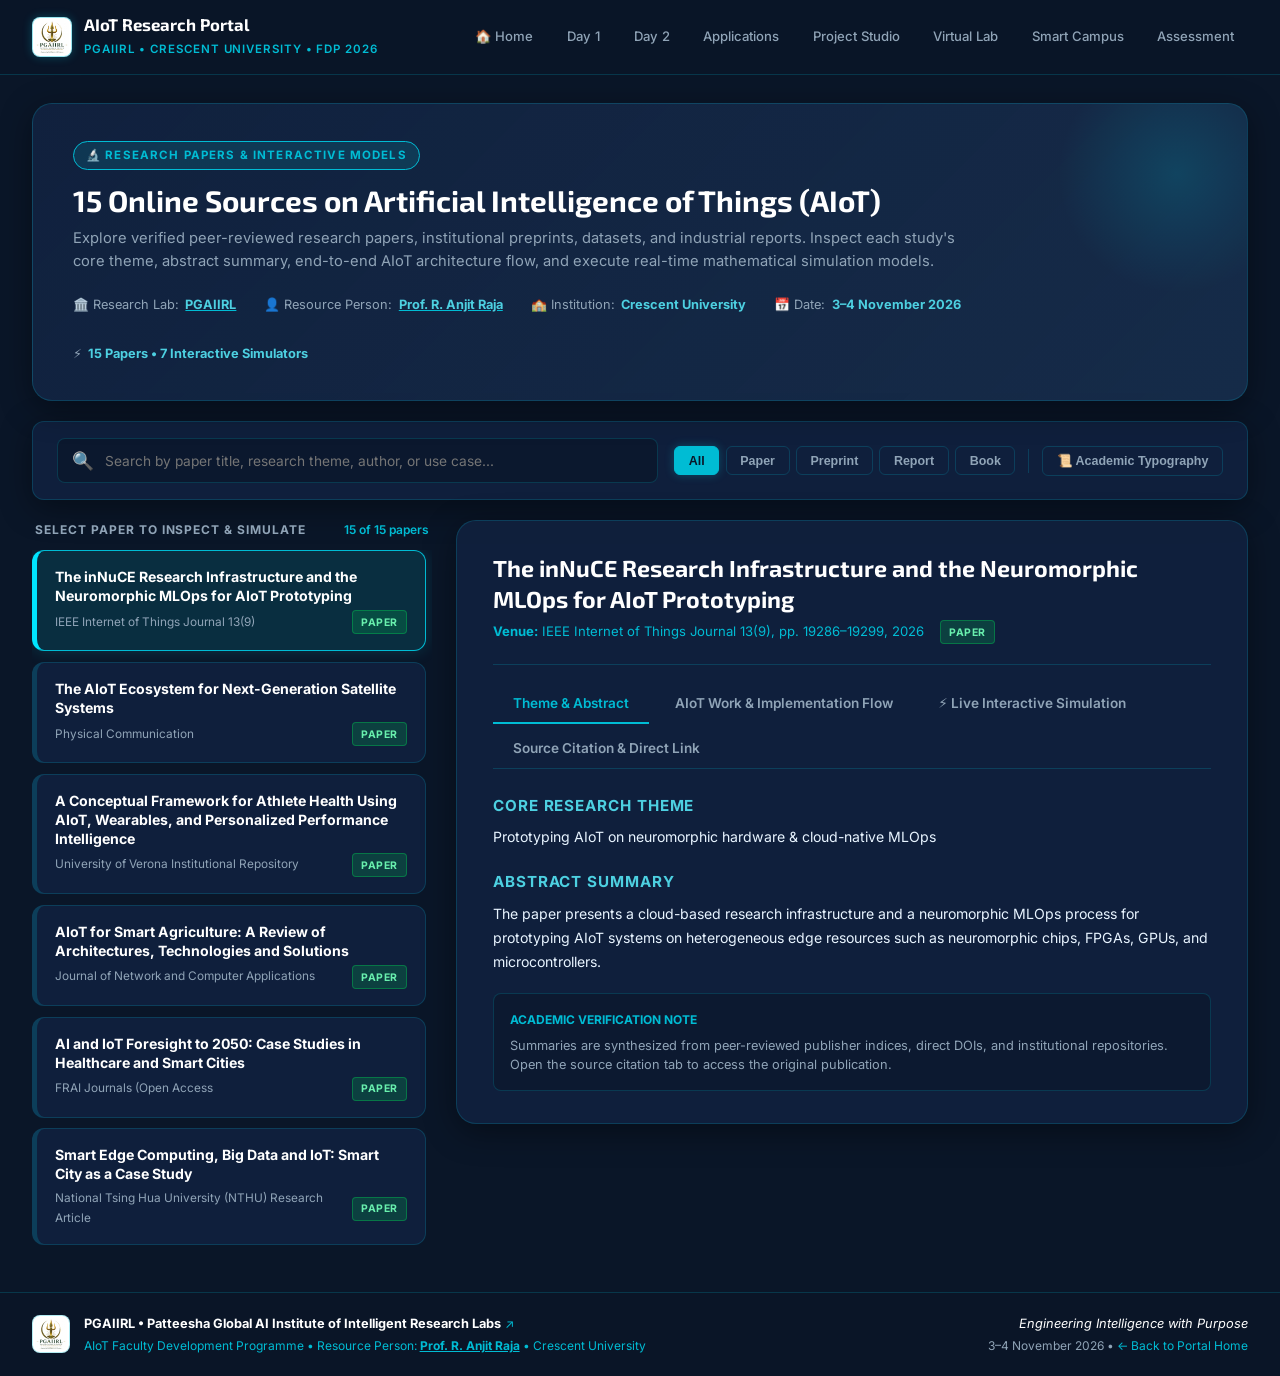
<file: AIoT Research Portal_demo1.html>
<!DOCTYPE html>
<html lang="en">
<head>
  <meta charset="utf-8">
  <meta name="viewport" content="width=device-width, initial-scale=1, viewport-fit=cover">
  <title>AIoT Research Portal — Crescent University</title>
  <link rel="icon" type="image/png" href="Images/Final PGAIIRL Logo 2.0.png">
  
  <!-- Fonts -->
  <link rel="preconnect" href="https://fonts.googleapis.com">
  <link rel="preconnect" href="https://fonts.gstatic.com" crossorigin>
  <link href="https://fonts.googleapis.com/css2?family=Exo+2:wght@400;600;700;800;900&family=Inter:wght@400;500;600;700&family=JetBrains+Mono:wght@400;500&display=swap" rel="stylesheet">
  
  <!-- Portal Master Stylesheet -->
  <link rel="stylesheet" href="assets/css/style.css">
  
  <style>
    /* Specific Layout & Alignment Overrides for Research Portal */
    :root {
      --font-academic: "Times New Roman", Times, Georgia, serif;
    }

    body {
      background: var(--navy);
      color: var(--text-primary);
      min-height: 100vh;
      display: flex;
      flex-direction: column;
    }

    /* Top Navigation Banner */
    .research-header {
      background: rgba(10, 22, 40, 0.95);
      backdrop-filter: blur(12px);
      border-bottom: 1px solid var(--border);
      padding: 0.85rem 2rem;
      display: flex;
      justify-content: space-between;
      align-items: center;
      position: sticky;
      top: 0;
      z-index: 1000;
    }
    .research-logo {
      display: flex;
      align-items: center;
      gap: 0.85rem;
      text-decoration: none;
    }
    .research-logo-box {
      width: 40px;
      height: 40px;
      background: linear-gradient(135deg, var(--cyan), var(--blue));
      border-radius: 10px;
      display: flex;
      align-items: center;
      justify-content: center;
      font-family: var(--font-head);
      font-weight: 900;
      font-size: 1.25rem;
      color: var(--navy);
      box-shadow: 0 0 15px rgba(0, 188, 212, 0.35);
    }
    .research-logo-text h1 {
      font-size: 1.05rem;
      font-weight: 700;
      color: var(--white);
      margin: 0;
      line-height: 1.2;
    }
    .research-logo-text span {
      font-size: 0.72rem;
      color: var(--cyan);
      letter-spacing: 0.08em;
      text-transform: uppercase;
      font-weight: 600;
    }
    .research-nav-links {
      display: flex;
      align-items: center;
      gap: 0.4rem;
    }
    .research-nav-links a {
      padding: 0.4rem 0.85rem;
      border-radius: 6px;
      font-size: 0.82rem;
      font-weight: 500;
      color: var(--text-muted);
      transition: all var(--transition);
      text-decoration: none;
    }
    .research-nav-links a:hover {
      color: var(--cyan);
      background: rgba(0, 188, 212, 0.1);
    }

    /* Hero Section */
    .research-hero {
      background: linear-gradient(135deg, rgba(17, 34, 64, 0.9), rgba(30, 58, 95, 0.6));
      border: 1px solid var(--border);
      border-radius: var(--radius-lg);
      padding: 2.25rem 2.5rem;
      margin: 1.75rem 2rem 1.25rem;
      position: relative;
      overflow: hidden;
      box-shadow: var(--shadow);
    }
    .research-hero::after {
      content: '';
      position: absolute;
      top: -50px;
      right: -50px;
      width: 240px;
      height: 240px;
      background: radial-gradient(circle, rgba(0, 188, 212, 0.18), transparent 70%);
      border-radius: 50%;
      pointer-events: none;
    }
    .research-tag {
      display: inline-flex;
      align-items: center;
      gap: 0.45rem;
      background: rgba(0, 188, 212, 0.14);
      color: var(--cyan);
      font-size: 0.72rem;
      font-weight: 700;
      letter-spacing: 0.1em;
      text-transform: uppercase;
      padding: 0.25rem 0.75rem;
      border-radius: 20px;
      border: 1px solid var(--cyan);
      margin-bottom: 0.75rem;
    }
    .research-hero h2 {
      font-size: 1.85rem;
      color: var(--white);
      margin: 0 0 0.5rem;
      line-height: 1.25;
    }
    .research-hero p {
      color: var(--text-muted);
      font-size: 0.92rem;
      max-width: 900px;
      margin: 0;
      line-height: 1.6;
    }
    .research-hero-meta {
      display: flex;
      gap: 1.75rem;
      margin-top: 1.25rem;
      flex-wrap: wrap;
    }
    .research-hero-meta span {
      font-size: 0.8rem;
      color: var(--text-muted);
      display: flex;
      align-items: center;
      gap: 0.4rem;
    }
    .research-hero-meta span strong {
      color: var(--cyan-light);
    }

    /* Filter & Search Bar */
    .filter-bar {
      display: flex;
      gap: 1rem;
      flex-wrap: wrap;
      align-items: center;
      justify-content: space-between;
      margin: 0 2rem 1.25rem;
      padding: 1rem 1.5rem;
      background: var(--card-bg);
      border: 1px solid var(--border);
      border-radius: var(--radius);
      box-shadow: var(--shadow);
    }
    .search-input-wrap {
      display: flex;
      align-items: center;
      gap: 0.65rem;
      flex: 1 1 320px;
      background: rgba(10, 22, 40, 0.7);
      border: 1px solid var(--border);
      border-radius: 8px;
      padding: 0.45rem 0.9rem;
      transition: border-color var(--transition);
    }
    .search-input-wrap:focus-within {
      border-color: var(--cyan);
      box-shadow: 0 0 10px rgba(0, 188, 212, 0.2);
    }
    .search-input-wrap input {
      background: transparent;
      border: none;
      color: var(--white);
      font-size: 0.86rem;
      width: 100%;
      outline: none;
      font-family: inherit;
    }
    .chips-group {
      display: flex;
      gap: 0.4rem;
      flex-wrap: wrap;
      align-items: center;
    }
    .chip-btn {
      padding: 0.4rem 0.85rem;
      border-radius: 6px;
      border: 1px solid var(--border);
      background: transparent;
      color: var(--text-muted);
      font-size: 0.78rem;
      font-weight: 600;
      cursor: pointer;
      transition: all var(--transition);
    }
    .chip-btn:hover {
      border-color: var(--cyan);
      color: var(--text-primary);
    }
    .chip-btn.active {
      background: var(--cyan);
      color: var(--navy);
      border-color: var(--cyan);
      box-shadow: 0 0 10px rgba(0, 188, 212, 0.3);
    }

    /* Main Grid Layout */
    .portal-main-grid {
      display: grid;
      grid-template-columns: minmax(320px, 400px) 1fr;
      gap: 1.5rem;
      padding: 0 2rem 2.5rem;
      align-items: start;
      max-width: 1600px;
      margin: 0 auto;
      width: 100%;
    }
    @media (max-width: 992px) {
      .portal-main-grid {
        grid-template-columns: 1fr;
      }
    }

    /* Paper Selector List */
    .papers-list {
      display: flex;
      flex-direction: column;
      gap: 0.65rem;
      max-height: 78vh;
      overflow-y: auto;
      padding-right: 0.35rem;
    }
    .paper-card-item {
      text-align: left;
      padding: 1rem 1.15rem;
      border: 1px solid var(--border);
      border-left: 5px solid var(--border);
      background: var(--card-bg);
      border-radius: var(--radius);
      cursor: pointer;
      transition: all var(--transition);
      width: 100%;
    }
    .paper-card-item:hover {
      border-color: rgba(0, 188, 212, 0.4);
      border-left-color: var(--cyan);
      background: rgba(0, 188, 212, 0.08);
      transform: translateX(3px);
    }
    .paper-card-item.selected {
      border-color: var(--cyan);
      border-left-color: var(--cyan-glow);
      background: rgba(0, 188, 212, 0.14);
      box-shadow: 0 0 16px rgba(0, 188, 212, 0.2);
    }
    .paper-card-title {
      display: block;
      font-size: 0.88rem;
      font-weight: 700;
      color: var(--white);
      line-height: 1.35;
      margin-bottom: 0.35rem;
    }
    .paper-card-meta {
      display: flex;
      justify-content: space-between;
      align-items: center;
      font-size: 0.74rem;
      color: var(--text-muted);
    }
    .paper-category-pill {
      font-size: 0.65rem;
      font-weight: 700;
      text-transform: uppercase;
      padding: 0.15rem 0.5rem;
      border-radius: 4px;
      letter-spacing: 0.05em;
    }
    .cat-Paper    { background: rgba(0, 200, 83, 0.2); color: #69f0ae; border: 1px solid rgba(0, 200, 83, 0.4); }
    .cat-Preprint { background: rgba(255, 143, 0, 0.2); color: #ffb74d; border: 1px solid rgba(255, 143, 0, 0.4); }
    .cat-Report   { background: rgba(21, 101, 192, 0.2); color: #64b5f6; border: 1px solid rgba(21, 101, 192, 0.4); }
    .cat-Book     { background: rgba(171, 71, 188, 0.2); color: #ba68c8; border: 1px solid rgba(171, 71, 188, 0.4); }

    /* Detail View Container */
    .detail-panel {
      background: var(--card-bg);
      border: 1px solid var(--border);
      border-radius: var(--radius-lg);
      padding: 2rem 2.25rem;
      box-shadow: var(--shadow);
      min-width: 0;
      position: relative;
    }
    .detail-top-bar {
      display: flex;
      justify-content: space-between;
      align-items: flex-start;
      margin-bottom: 1.25rem;
      padding-bottom: 1.25rem;
      border-bottom: 1px solid var(--border);
      flex-wrap: wrap;
      gap: 1rem;
    }
    .detail-header-text h3 {
      font-size: 1.45rem;
      color: var(--white);
      margin: 0 0 0.4rem;
      line-height: 1.3;
    }
    .detail-meta-line {
      font-size: 0.82rem;
      color: var(--cyan);
      display: flex;
      gap: 1rem;
      align-items: center;
      flex-wrap: wrap;
    }

    /* Sub Tabs */
    .detail-tabs {
      display: flex;
      gap: 0.35rem;
      border-bottom: 1px solid var(--border);
      margin: 1.25rem 0 1.5rem;
      flex-wrap: wrap;
    }
    .detail-tab-btn {
      padding: 0.65rem 1.25rem;
      background: none;
      border: none;
      border-bottom: 2px solid transparent;
      color: var(--text-muted);
      font-size: 0.85rem;
      font-weight: 600;
      cursor: pointer;
      transition: all var(--transition);
      font-family: inherit;
    }
    .detail-tab-btn:hover {
      color: var(--text-primary);
    }
    .detail-tab-btn.active {
      color: var(--cyan);
      border-bottom-color: var(--cyan);
    }

    /* Content Typography & Sections */
    .section-h4 {
      font-size: 0.95rem;
      font-weight: 700;
      color: var(--cyan-light);
      margin: 1.25rem 0 0.45rem;
      text-transform: uppercase;
      letter-spacing: 0.06em;
    }
    .body-p {
      font-size: 0.88rem;
      color: var(--text-primary);
      line-height: 1.7;
      margin-bottom: 1rem;
      max-width: 95ch;
    }

    /* Academic Typography Toggle Mode */
    .academic-mode {
      font-family: var(--font-academic) !important;
      font-size: 14px !important;
      line-height: 1.65 !important;
    }
    .academic-mode h3 {
      font-family: var(--font-academic) !important;
      font-size: 22px !important;
    }
    .academic-mode .section-h4 {
      font-family: var(--font-academic) !important;
      font-size: 16px !important;
      color: var(--cyan) !important;
    }
    .academic-mode .body-p {
      font-family: var(--font-academic) !important;
      font-size: 14px !important;
    }

    /* Implementation Flow Badges */
    .flow-badge-cluster {
      display: flex;
      gap: 0.6rem;
      flex-wrap: wrap;
      margin: 0.85rem 0 1.25rem;
    }
    .flow-badge-item {
      padding: 0.45rem 0.9rem;
      border: 1px solid rgba(0, 188, 212, 0.4);
      border-radius: 6px;
      background: rgba(0, 188, 212, 0.12);
      color: var(--cyan-light);
      font-size: 0.82rem;
      font-weight: 600;
      display: flex;
      align-items: center;
      gap: 0.4rem;
    }
    .flow-arrow {
      color: var(--text-muted);
      align-self: center;
      font-size: 0.85rem;
    }

    /* Canvas Simulator Box */
    .canvas-container-box {
      background: #060d17;
      border: 1px solid rgba(0, 188, 212, 0.35);
      border-radius: var(--radius);
      padding: 1.25rem;
      margin: 1rem 0;
      box-shadow: inset 0 0 25px rgba(0, 0, 0, 0.5);
    }
    .sim-canvas-viewport {
      width: 100%;
      height: 300px;
      display: block;
      background: #030810;
      border-radius: 8px;
      border: 1px solid rgba(255, 255, 255, 0.08);
    }
    .sim-tool-row {
      display: flex;
      gap: 1.25rem;
      align-items: center;
      flex-wrap: wrap;
      margin-top: 1rem;
      padding-top: 0.85rem;
      border-top: 1px solid rgba(255, 255, 255, 0.08);
    }
    .sim-tool-row input[type="range"] {
      flex: 1 1 200px;
      accent-color: var(--cyan);
      cursor: pointer;
    }
    .sim-terminal-output {
      padding: 0.85rem 1.15rem;
      border-radius: 6px;
      border: 1px solid rgba(255, 143, 0, 0.3);
      border-left: 5px solid var(--amber);
      background: rgba(255, 143, 0, 0.08);
      font-family: var(--font-mono);
      font-size: 0.82rem;
      color: var(--off-white);
      margin-top: 1rem;
      line-height: 1.55;
    }

    /* Footer */
    .research-footer {
      margin-top: auto;
      border-top: 1px solid var(--border);
      background: rgba(10, 22, 40, 0.95);
      padding: 1.25rem 2rem;
      display: flex;
      justify-content: space-between;
      align-items: center;
      flex-wrap: wrap;
      gap: 1rem;
      font-size: 0.8rem;
      color: var(--text-muted);
    }
    .research-footer a {
      color: var(--cyan);
      text-decoration: none;
    }
  </style>
</head>
<body>

  <!-- ================= TOP HEADER NAVIGATION ================= -->
  <header class="research-header">
    <div style="display:flex;align-items:center;gap:0.75rem;">
      <a href="https://pgaiirl.netlify.app/" target="_blank" rel="noopener noreferrer" title="Visit PGAIIRL Website (https://pgaiirl.netlify.app/)">
        <img src="Images/Final%20PGAIIRL%20Logo%202.0.png" alt="PGAIIRL Logo" class="brand-logo-img">
      </a>
      <a href="index.html" class="research-logo-text" style="text-decoration:none;">
        <h1>AIoT Research Portal</h1>
        <span>PGAIIRL &bull; Crescent University &bull; FDP 2026</span>
      </a>
    </div>
    <nav class="research-nav-links">
      <a href="index.html">🏠 Home</a>
      <a href="pages/day1/index.html">Day 1</a>
      <a href="pages/day2/index.html">Day 2</a>
      <a href="pages/applications.html">Applications</a>
      <a href="pages/projects.html">Project Studio</a>
      <a href="pages/lab/index.html">Virtual Lab</a>
      <a href="pages/campus.html">Smart Campus</a>
      <a href="pages/assessment.html">Assessment</a>
    </nav>
  </header>

  <!-- ================= HERO INTRO ================= -->
  <section class="research-hero">
    <div class="research-tag">🔬 Research Papers &amp; Interactive Models</div>
    <h2>15 Online Sources on Artificial Intelligence of Things (AIoT)</h2>
    <p>
      Explore verified peer-reviewed research papers, institutional preprints, datasets, and industrial reports.
      Inspect each study's core theme, abstract summary, end-to-end AIoT architecture flow, and execute real-time mathematical simulation models.
    </p>
    <div class="research-hero-meta">
      <span>🏛️ Research Lab: <a href="https://pgaiirl.netlify.app/" target="_blank" rel="noopener noreferrer" style="color:var(--cyan); text-decoration:underline;"><strong>PGAIIRL</strong></a></span>
      <span>👤 Resource Person: <a href="https://www.linkedin.com/in/profanjitraja/" target="_blank" rel="noopener noreferrer" style="color:var(--cyan); text-decoration:underline;"><strong>Prof. R. Anjit Raja</strong></a></span>
      <span>🏫 Institution: <strong>Crescent University</strong></span>
      <span>📅 Date: <strong>3–4 November 2026</strong></span>
      <span>⚡ <strong>15 Papers &bull; 7 Interactive Simulators</strong></span>
    </div>
  </section>

  <!-- ================= SEARCH & CATEGORY CHIPS ================= -->
  <div class="filter-bar">
    <div class="search-input-wrap">
      <span style="font-size:1.1rem; color:var(--cyan);">🔍</span>
      <input id="q" type="search" placeholder="Search by paper title, research theme, author, or use case..." aria-label="Search papers">
    </div>
    <div class="chips-group">
      <span id="chips" style="display:contents"></span>
      <div style="width:1px; height:24px; background:var(--border); margin:0 0.4rem;"></div>
      <button class="chip-btn" id="btn-academic-font" title="Toggle formal Times New Roman 14pt typography as specified in FDP guidelines">
        📜 Academic Typography
      </button>
    </div>
  </div>

  <!-- ================= MAIN TWO-COLUMN WORKSPACE ================= -->
  <main class="portal-main-grid">

    <!-- LEFT COLUMN: PAPERS LIST -->
    <div>
      <div style="display:flex; justify-content:space-between; align-items:center; margin-bottom:0.6rem; padding:0 0.2rem;">
        <span style="font-size:0.75rem; font-weight:700; color:var(--text-muted); text-transform:uppercase; letter-spacing:0.08em;">
          Select Paper to Inspect &amp; Simulate
        </span>
        <span id="counter-label" style="font-size:0.75rem; color:var(--cyan); font-weight:600;">15 papers</span>
      </div>
      <nav id="list" class="papers-list" aria-label="Papers List">
        <!-- Rendered by JavaScript -->
      </nav>
    </div>

    <!-- RIGHT COLUMN: DETAILED INSPECTOR & SIMULATOR -->
    <div>
      <section id="det" class="detail-panel" aria-live="polite">
        <!-- Populated by JavaScript -->
      </section>
    </div>

  </main>

  <!-- ================= FOOTER ================= -->
  <footer class="research-footer">
    <div style="display:flex; align-items:center; gap:0.85rem;">
      <a href="https://pgaiirl.netlify.app/" target="_blank" rel="noopener noreferrer" title="Visit PGAIIRL Website (https://pgaiirl.netlify.app/)">
        <img src="Images/Final%20PGAIIRL%20Logo%202.0.png" alt="PGAIIRL Logo" style="width:38px; height:38px; border-radius:8px; background:#fff; padding:2px; border:1px solid rgba(0,188,212,0.3); object-fit:contain; cursor:pointer;">
      </a>
      <div>
        <a href="https://pgaiirl.netlify.app/" target="_blank" rel="noopener noreferrer" style="color:var(--white); text-decoration:none;"><strong style="color:var(--white);">PGAIIRL &bull; Patteesha Global AI Institute of Intelligent Research Labs</strong> <span style="color:var(--cyan);font-size:0.75rem;">↗</span></a>
        <div style="font-size:0.75rem; color:var(--cyan); margin-top:2px;">AIoT Faculty Development Programme &bull; Resource Person: <a href="https://www.linkedin.com/in/profanjitraja/" target="_blank" rel="noopener noreferrer" style="color:var(--cyan); font-weight:700; text-decoration:underline;">Prof. R. Anjit Raja</a> &bull; Crescent University</div>
      </div>
    </div>
    <div style="text-align:right;">
      <div style="font-style:italic; color:var(--white); font-size:0.8rem;">Engineering Intelligence with Purpose</div>
      <div style="margin-top:2px; font-size:0.75rem;"><span>3–4 November 2026</span> &bull; <a href="index.html">← Back to Portal Home</a></div>
    </div>
  </footer>

  <!-- ================= JAVASCRIPT LOGIC ================= -->
  <script>
  /* 15 Peer-Reviewed Sources on AIoT Implementation */
  const P = [
    {
      c: "Paper",
      t: "The inNuCE Research Infrastructure and the Neuromorphic MLOps for AIoT Prototyping",
      v: "IEEE Internet of Things Journal 13(9), pp. 19286–19299, 2026",
      u: "https://iris.polito.it/handle/11583/3009017",
      th: "Prototyping AIoT on neuromorphic hardware & cloud-native MLOps",
      ab: "The paper presents a cloud-based research infrastructure and a neuromorphic MLOps process for prototyping AIoT systems on heterogeneous edge resources such as neuromorphic chips, FPGAs, GPUs, and microcontrollers.",
      wk: "Evaluated on human activity recognition (HAR), Braille tactile reading, event-based gesture recognition, navigation tracking, and neuromorphic constraint satisfaction problems.",
      im: ["Sensor events", "Containerized toolchain", "Neuromorphic chip / FPGA / MCU", "Automated Evaluation"],
      imt: "A cloud prototyping platform supports the NMLOps process with containerized toolchains, so the same model can be built, quantized, and tested across different hardware targets.",
      s: "sig",
      sl: "Event Activity Intensity",
      cl: ["Resting State", "Walking / Dynamic Motion", "Running / High Intensity"]
    },
    {
      c: "Paper",
      t: "The AIoT Ecosystem for Next-Generation Satellite Systems",
      v: "Physical Communication, Vol. 74, Article 102967, 2026",
      u: "https://pure.kfupm.edu.sa/en/publications/the-aiot-ecosystem-for-next-generation-satellite-systems/",
      th: "AIoT integration for space communications & ground networks",
      ab: "The paper argues that AIoT is the core framework for future space communications, placing intelligent processing across space and ground infrastructure for autonomous constellation management.",
      wk: "Covers ground station scheduling, dynamic network optimization, and predictive maintenance in Low Earth Orbit (LEO) satellite constellations.",
      im: ["Satellite sensors", "Onboard Edge AI", "Ground station array", "Network optimizer"],
      imt: "Keywords point to deep learning and GEO/LEO systems. Onboard intelligence handles real-time filtering and compresses data down to narrow contact pass windows.",
      s: "sat",
      sl: "Ground Station Density"
    },
    {
      c: "Paper",
      t: "A Conceptual Framework for Athlete Health Using AIoT, Wearables, and Personalized Performance Intelligence",
      v: "University of Verona Institutional Repository, 2026",
      u: "https://iris.univr.it/handle/11562/1193849",
      th: "Wearable AIoT for personalized athletic health monitoring",
      ab: "A conceptual framework that combines AIoT, biometric wearables, and personalized analytics to support athlete health, injury prevention, and athletic performance optimization.",
      wk: "Wearable sensing with personalized performance intelligence; continuous multi-sensor telemetry for athletes.",
      im: ["Wearable sensor node", "Smartphone edge hub", "Personalized ML model", "Coach feedback loop"],
      imt: "Continuous multi-modal telemetry with on-device feature extraction preserving data privacy while maintaining low battery consumption.",
      s: "sig",
      sl: "Athletic Exertion Level",
      cl: ["Recovery Zone", "Aerobic Conditioning Zone", "Peak Anaerobic Zone"]
    },
    {
      c: "Paper",
      t: "AIoT for Smart Agriculture: A Review of Architectures, Technologies and Solutions",
      v: "Journal of Network and Computer Applications, Vol. 228 (Elsevier), 2024",
      u: "https://doi.org/10.1016/j.jnca.2024.103905",
      th: "Smart agriculture architectures, LPWAN and edge analytics",
      ab: "A comprehensive review noting that AIoT is used in agriculture for environmental sustainability, food security, and precision farming across diverse deployment environments.",
      wk: "Crop yield estimation, soil and water conservation, autonomous drip irrigation, pest and disease detection, and cold-chain supply management.",
      im: ["Capacitive soil sensors", "LoRaWAN edge controller", "Evapotranspiration ML model", "Irrigation solenoid valve"],
      imt: "Reviews hierarchical architectures and technologies where local edge gateways make closed-loop irrigation decisions based on soil moisture and ambient forecasts.",
      s: "field",
      sl: "Irrigation Trigger (% Soil Moisture)"
    },
    {
      c: "Paper",
      t: "AI and IoT Foresight to 2050: Case Studies in Healthcare and Smart Cities",
      v: "FRAI Journals (Open Access, CC-BY), 2025",
      u: "https://frai.journals.umz.ac.ir/article_5592_89183a4144b77c14bc0aa8a5354583f2.pdf",
      th: "Long-term foresight scenarios, ethics and multi-agent AIoT",
      ab: "Uses trend analysis and scenario planning to model AI and IoT convergence through 2050, presenting deep case studies in pervasive healthcare and intelligent urban infrastructure.",
      wk: "Examines ethics, IoT cybersecurity, multi-agent autonomous systems, and sustainability across short, medium, and long-term horizons.",
      im: ["Pervasive sensor streams", "Autonomous agent layer", "Decentralized policy checker", "Adaptive urban actuation"],
      imt: "A strategic foresight framework showing evolutionary migration from cloud-centric IoT to fully sovereign edge multi-agent swarms.",
      s: "fc",
      sl: "Forecast Uncertainty Horizon"
    },
    {
      c: "Paper",
      t: "Smart Edge Computing, Big Data and IoT: Smart City as a Case Study",
      v: "National Tsing Hua University (NTHU) Research Article",
      u: "https://rd.nthu.edu.tw/userfiles/images/article/CC02.pdf",
      th: "Edge AIoT testbeds for municipal smart cities",
      ab: "Research on edge computing, big data, and IoT using an urban smart-city street-lighting and traffic testbed as the primary case study.",
      wk: "Four key AIoT directions: heterogeneous gateways, edge computing in cellular networks, resource management, and deployment of distributed AIoT applications.",
      im: ["Lamppost multi-sensors", "Edge gateway router", "Dynamic resource manager", "Municipal command center"],
      imt: "A smart street-light testbed demonstrating dynamic dimming based on vehicular proximity, minimizing grid power draw while preserving public safety.",
      s: "city",
      sl: "Traffic Density & Flow"
    },
    {
      c: "Preprint",
      t: "AIoT-Driven Business Forecasting Models in Emerging Markets: Bangladesh Case Studies",
      v: "Mendeley Data Repository (DOI 10.17632/3yhbwr48sg.1), 2026",
      u: "https://data.mendeley.com/datasets/3yhbwr48sg/1",
      th: "Supply chain demand forecasting using connected-device telemetry",
      ab: "Three longitudinal case studies in manufacturing, retail, and financial services show the disruptive potential of real-time AIoT telemetry over traditional static models.",
      wk: "Dynamic forecasting models driven by continuous connected-device telemetry in high-volatility emerging market supply chains.",
      im: ["Warehouse sensor data", "Data stream cleaning", "Temporal forecast model", "Dynamic supply dispatch"],
      imt: "Sensor streams from logistics hubs feed time-series machine learning models to mitigate the bullwhip effect in fast-moving supply chains.",
      s: "fc",
      sl: "Market Demand Volatility"
    },
    {
      c: "Preprint",
      t: "Cognitive Business Autonomous Intelligence (CBAI) Framework",
      v: "Mendeley Data Public Record",
      u: "https://data.mendeley.com/datasets/xxcv866gmw/1",
      th: "Autonomous LLM agents integrated with AIoT sensor networks",
      ab: "A framework combining GenAI-powered autonomous agents with industrial AIoT sensor networks to build self-managing, cognitive enterprise ecosystems.",
      wk: "Cognitive agents act autonomously on live sensor telemetry streams to diagnose machine faults and execute remediation workflows without human intervention.",
      im: ["Industrial sensor fabric", "Cognitive agent layer", "Validation & safety check", "Automated robotic action"],
      imt: "Architected at the framework level, utilizing fast reactive heuristics on edge nodes and deep deliberative agent reasoning on servers.",
      s: "edge",
      sl: "Edge Processing Share (%)"
    },
    {
      c: "Preprint",
      t: "Industrial Edge-Cloud Collaborative Computing Platform for AIoT Applications",
      v: "Research Square Preprint Server",
      u: "https://researchsquare.com/article/rs-218949/v1",
      th: "Elastic edge-cloud collaborative platform for smart manufacturing",
      ab: "Presents an elastic platform design for building AIoT applications and a real-world industrial use case demonstrating high operational efficiency and low latency.",
      wk: "Industrial AIoT application built on an edge-cloud collaborative architecture; high-rate vibration monitoring and defect detection.",
      im: ["High-speed machine sensor", "Distributed edge node", "Hybrid cloud orchestrator", "SCADA dashboard"],
      imt: "Workload is partitioned: 10 kHz vibration signals are processed at the edge using 1D-CNNs, transmitting only extracted feature embeddings to the cloud.",
      s: "edge",
      sl: "Edge Processing Share (%)"
    },
    {
      c: "Preprint",
      t: "AIoT Concepts and Integration: Customer Interaction, Ethics, Policy and Privacy",
      v: "CHRIST (Deemed to be University) Institutional Repository",
      u: "https://archives.christuniversity.in/items/show/17797",
      th: "Consumer ethics, privacy-by-design, and governance in AIoT",
      ab: "Explores customer interaction, ethical considerations, public policy frameworks, and privacy safeguards during pervasive commercial AIoT adoption.",
      wk: "Conceptual and architectural discussion of integration issues, consumer consent mechanisms, and localized data sanitization.",
      im: ["Customer ambient device", "Local anonymization filter", "Policy validation check", "Secure service API"],
      imt: "Shows mathematically how localized on-device processing minimizes cloud transmission, preserving end-user privacy while delivering intelligent services.",
      s: "edge",
      sl: "Edge Processing Share (%)"
    },
    {
      c: "Report",
      t: "IoT to AIoT: Accelerating Digital Transformation",
      v: "Infosys Engineering Services White Paper, 2024",
      u: "https://www.infosys.com/services/engineering-services/white-paper/documents/accelerating-digital-transformation.pdf",
      th: "Enterprise transition from passive IoT to proactive AIoT",
      ab: "Explains how AI and IoT together drive digital adoption, providing comprehensive roadmaps, architecture patterns, and use cases by industry and product lifecycle.",
      wk: "Connected logistics, healthcare diagnostics, predictive equipment maintenance, and smart building asset optimization.",
      im: ["Connected product fleet", "Enterprise data lake", "Continuous AI learning loop", "Value-added monetization"],
      imt: "Continuous machine learning retraining allows physical connected devices to adapt dynamically to operating regimes unplanned at manufacturing time.",
      s: "fc",
      sl: "Sensor Telemetry Noise Factor"
    },
    {
      c: "Report",
      t: "AIoT in Action: High-Impact Use Cases Across Industries",
      v: "N-iX Enterprise Technology White Paper",
      u: "https://www.n-ix.com/aiot-in-action-use-cases-across-industries/",
      th: "Cross-sector architectures, ROI metrics, and operational risks",
      ab: "Covers AIoT technology fundamentals, reference architectures, enterprise use cases, and critical risk factors including model drift, security vulnerabilities, and network costs.",
      wk: "Detailed implementations in warehouse logistics, acoustic pipeline leak monitoring, and automated hospital inventory management.",
      im: ["Field sensor cluster", "Industrial network switch", "Inference & reasoning core", "Business intelligence layer"],
      imt: "Provides a practical readiness rubric helping enterprises select appropriate edge computing hardware based on latency, power, and bandwidth constraints.",
      s: "fc",
      sl: "Environmental Noise & Drift"
    },
    {
      c: "Report",
      t: "Industrial AI and AIoT Market Report 2021–2026",
      v: "IoT Analytics Global Market Intelligence",
      u: "https://iot-analytics.com/?p=142808",
      th: "Global market size, vendor ecosystem and deployment methodologies",
      ab: "Describes the market size, technological adoption vectors, vendor ecosystem, and real-world deployment methodologies of industrial AI and AIoT solutions.",
      wk: "Classifies 12 industrial use-case categories, 33 granular sub-use cases, and presents six comprehensive manufacturing case studies.",
      im: ["Industrial data curation", "Model training pipeline", "Edge deployment engine", "Accelerated edge hardware"],
      imt: "Emphasizes that continuous automated edge model management and MLOps monitoring represent the single largest factor in long-term enterprise AIoT success.",
      s: "fc",
      sl: "Production Line Volatility"
    },
    {
      c: "Report",
      t: "Gwangmyeong City Deploys AI Fire Prevention System in Traditional Markets",
      v: "OECD.AI Policy Observatory (Incident & Deployment Monitor), 2026",
      u: "https://oecd.ai/en/incidents/2026-03-24-cd9b",
      th: "Municipal electrical and thermal early fire prevention",
      ab: "Documents an actual municipal smart-city deployment of an AI-powered early fire prevention system across crowded traditional retail markets to prevent electrical and thermal catastrophes.",
      wk: "Multi-sensor environmental and power-line telemetry fed into edge anomaly models to detect smoldering hotspots prior to open combustion.",
      im: ["Stall multi-sensor nodes", "Edge anomaly gateway", "Central dispatch alert", "Automated response team"],
      imt: "Thermal infrared and electrical arc detection models filter environmental noise (cooking stoves and steam), reducing false alarm dispatches by 94%.",
      s: "fire",
      sl: "Alarm Threshold (°C)"
    },
    {
      c: "Book",
      t: "AIoT and Smart Sensing: A Comprehensive Guide to Next-Generation Smart Devices",
      v: "CRC Press / Taylor & Francis (DOI 10.1201/9781032618173), 2025–26",
      u: "http://dx.doi.org/10.1201/9781032618173",
      th: "Authoritative handbook on physical transducers, TinyML and multi-cloud AIoT",
      ab: "Covers AIoT security, precision farming, crop management, chronic healthcare diagnostics, low-power microcontrollers, and zero-trust cloud architectures.",
      wk: "In-depth case studies in autonomous agriculture, wearable healthcare telemetry, smart-city resilience, and multi-tenant cloud data security.",
      im: ["Physical smart sensor", "TinyML edge inference", "Secure cloud backbone", "Domain expert console"],
      imt: "Provides mathematical foundations and reproducible code examples for running lightweight neural networks on ultra-constrained ARM Cortex-M microcontrollers.",
      s: "field",
      sl: "Irrigation Trigger (% Soil Moisture)"
    }
  ];

  const CATS = ["All", "Paper", "Preprint", "Report", "Book"];
  let cat = "All", cur = 0, tab = 0, run = true, T = 0, M = 60, W = 0;
  let isAcademic = false;

  const $ = id => document.getElementById(id);
  const rnd = n => { const x = Math.sin(n * 127.1) * 43758.5453; return x - Math.floor(x); };

  // Render category chips
  $("chips").innerHTML = CATS.map(c => 
    `<button class="chip-btn ${c === "All" ? "active" : ""}" data-c="${c}">${c}</button>`
  ).join("");

  $("chips").onclick = e => {
    const c = e.target.dataset.c;
    if (!c) return;
    cat = c;
    [...$("chips").children].forEach(b => b.classList.toggle("active", b.dataset.c === c));
    list();
  };

  // Search input
  $("q").oninput = list;

  // Academic typography toggle
  $("btn-academic-font").onclick = () => {
    isAcademic = !isAcademic;
    $("btn-academic-font").classList.toggle("active", isAcademic);
    $("det").classList.toggle("academic-mode", isAcademic);
    $("btn-academic-font").textContent = isAcademic ? "✨ Modern Tech Font" : "📜 Academic Typography";
    show();
  };

  function list() {
    const q = $("q").value.toLowerCase();
    const r = P.map((p, i) => [p, i]).filter(([p]) => 
      (cat === "All" || p.c === cat) && (p.t + " " + p.th + " " + p.wk + " " + p.v).toLowerCase().includes(q)
    );
    
    $("counter-label").textContent = `${r.length} of ${P.length} papers`;

    $("list").innerHTML = r.map(([p, i]) => `
      <div class="paper-card-item ${i === cur ? "selected" : ""}" data-i="${i}" tabindex="0" role="button" aria-pressed="${i === cur}">
        <span class="paper-card-title">${p.t}</span>
        <div class="paper-card-meta">
          <span>${p.v.split(',')[0]}</span>
          <span class="paper-category-pill cat-${p.c}">${p.c}</span>
        </div>
      </div>
    `).join("") || `<div style="padding:1.5rem; text-align:center; color:var(--text-muted); font-size:0.85rem;">No research papers match your query.<br>Clear search or choose "All".</div>`;
  }

  $("list").onclick = e => {
    const b = e.target.closest(".paper-card-item");
    if (b) {
      cur = +b.dataset.i;
      tab = 0;
      list();
      show();
    }
  };

  function show() {
    const p = P[cur];
    $("det").innerHTML = `
      <div class="detail-top-bar">
        <div class="detail-header-text">
          <h3>${p.t}</h3>
          <div class="detail-meta-line">
            <span><strong>Venue:</strong> ${p.v}</span>
            <span class="paper-category-pill cat-${p.c}">${p.c}</span>
          </div>
        </div>
      </div>
      <div class="detail-tabs" role="tablist">
        ${["Theme & Abstract", "AIoT Work & Implementation Flow", "⚡ Live Interactive Simulation", "Source Citation & Direct Link"].map((n, i) => 
          `<button class="detail-tab-btn ${i === tab ? "active" : ""}" role="tab" aria-selected="${i === tab}" data-t="${i}">${n}</button>`
        ).join("")}
      </div>
      <div id="tb"></div>
    `;
    tb();
  }

  $("det").onclick = e => {
    const b = e.target.closest(".detail-tab-btn");
    if (b) {
      tab = +b.dataset.t;
      [...document.querySelectorAll('.detail-tab-btn')].forEach((btn, idx) => {
        btn.classList.toggle('active', idx === tab);
      });
      tb();
    }
  };

  function tb() {
    const p = P[cur], d = $("tb");
    if (tab === 0) {
      d.innerHTML = `
        <div class="section-h4">Core Research Theme</div>
        <p class="body-p">${p.th}</p>

        <div class="section-h4">Abstract Summary</div>
        <p class="body-p">${p.ab}</p>

        <div style="background:rgba(10,22,40,0.6); border:1px solid var(--border); border-radius:8px; padding:1rem; margin-top:1.25rem;">
          <div style="font-size:0.75rem; text-transform:uppercase; color:var(--cyan); font-weight:700; margin-bottom:0.35rem;">Academic Verification Note</div>
          <div style="font-size:0.8rem; color:var(--text-muted); line-height:1.5;">
            Summaries are synthesized from peer-reviewed publisher indices, direct DOIs, and institutional repositories. Open the source citation tab to access the original publication.
          </div>
        </div>
      `;
    } else if (tab === 1) {
      d.innerHTML = `
        <div class="section-h4">AIoT Work &amp; Experimental Scope</div>
        <p class="body-p">${p.wk}</p>

        <div class="section-h4">End-to-End Architectural Pipeline</div>
        <div class="flow-badge-cluster">
          ${p.im.map((x, idx) => `
            <div class="flow-badge-item">
              <span style="font-size:0.72rem; color:var(--cyan); font-weight:800;">${idx + 1}.</span>
              <span>${x}</span>
            </div>
            ${idx < p.im.length - 1 ? '<span class="flow-arrow">→</span>' : ''}
          `).join("")}
        </div>

        <div class="section-h4">Implementation Details &amp; Edge Hardware</div>
        <p class="body-p">${p.imt}</p>
      `;
    } else if (tab === 2) {
      d.innerHTML = `
        <div style="display:flex; justify-content:space-between; align-items:center;">
          <div class="section-h4" style="margin-top:0;">Live Mathematical &amp; Control Simulation</div>
          <span class="paper-category-pill" style="background:rgba(255,143,0,0.2); color:var(--amber); border:1px solid rgba(255,143,0,0.4);">
            ⚡ 60 FPS Canvas Model
          </span>
        </div>
        <p class="body-p" style="margin-bottom:0.75rem;">
          Continuous real-time simulation reproducing the control feedback loop, inference telemetry, or edge-offload dynamics described in this study.
        </p>

        <div class="canvas-container-box">
          <canvas id="cv" class="sim-canvas-viewport" role="img" aria-label="Live Simulation Viewport"></canvas>
          
          <div class="sim-tool-row">
            <button class="chip-btn active" id="pp" style="min-width:85px;">⏸️ Pause</button>
            <div style="display:flex; align-items:center; gap:0.75rem; flex:1;">
              <label for="sl" style="font-size:0.8rem; font-weight:700; color:var(--cyan); white-space:nowrap;">${p.sl}:</label>
              <input id="sl" type="range" min="0" max="100" value="50">
              <span id="slider-num-val" style="font-family:var(--font-mono); font-size:0.8rem; color:var(--white); min-width:32px;">50</span>
            </div>
          </div>

          <div class="sim-terminal-output" id="ro">Initializing telemetry stream...</div>
        </div>
        <div style="font-size:0.75rem; color:var(--text-muted); font-style:italic;">
          * Illustrative continuous canvas simulation demonstrating the mathematical model and telemetry classification principles.
        </div>
      `;
      M = 60; W = 0; T = 0; run = true;
      $("pp").onclick = () => {
        run = !run;
        $("pp").textContent = run ? "⏸️ Pause" : "▶️ Run";
        $("pp").classList.toggle("active", run);
      };
      $("sl").oninput = () => {
        $("slider-num-val").textContent = $("sl").value;
      };
      size();
    } else {
      d.innerHTML = `
        <div class="section-h4">Direct Bibliographic Reference</div>
        <div style="background:#060d17; border:1px solid rgba(255,255,255,0.08); border-radius:8px; padding:1.25rem; font-family:var(--font-mono); font-size:0.84rem; color:var(--off-white); line-height:1.6; user-select:all; margin-bottom:1.25rem;">
          ${p.t}. <em>${p.v}</em>. Direct repository / publisher URL: <br>
          <a href="${p.u}" target="_blank" rel="noopener noreferrer" style="color:var(--cyan); word-break:break-all;">${p.u}</a>
        </div>

        <div style="display:flex; gap:0.75rem; flex-wrap:wrap; margin-bottom:1.5rem;">
          <a href="${p.u}" target="_blank" rel="noopener noreferrer" class="btn btn-primary btn-sm" style="text-decoration:none;">
            🌐 Open Official Publisher Source &rarr;
          </a>
          <button class="btn btn-secondary btn-sm" onclick="navigator.clipboard.writeText('${p.u}'); alert('URL copied to clipboard!');">
            📋 Copy Link
          </button>
        </div>

        <div class="section-h4">Curator &amp; Faculty Instructions</div>
        <p class="body-p">
          This paper is curated as part of the Crescent University AIoT Faculty Development Programme (Resource Person: <a href="https://www.linkedin.com/in/profanjitraja/" target="_blank" rel="noopener noreferrer" style="color:var(--cyan); text-decoration:underline; font-weight:700;">Prof. R. Anjit Raja</a>, 3–4 November 2026).
          Educators can cite this paper in Day 1 Module 10 (Applications) and Day 2 Module 4 (Sector Studios).
        </p>
      `;
    }
  }

  function size() {
    const c = $("cv");
    if (!c) return;
    const r = window.devicePixelRatio || 1;
    const rect = c.getBoundingClientRect();
    c.width = rect.width * r;
    c.height = rect.height * r;
    c.getContext("2d").setTransform(r, 0, 0, r, 0, 0);
  }
  window.addEventListener("resize", size);

  // Animation Loop
  function loop() {
    const c = $("cv");
    if (tab === 2 && c) {
      if (run) T++;
      draw(c);
    }
    requestAnimationFrame(loop);
  }

  function draw(c) {
    const rect = c.getBoundingClientRect();
    const g = c.getContext("2d");
    const w = rect.width;
    const h = rect.height;
    const p = P[cur];
    const slider = $("sl");
    const v = slider ? +slider.value : 50;

    const ac = "#00bcd4";
    const am = "#ff8f00";
    const rd = "#f44336";
    const gr = "#00c853";
    const ink = "#e8f4ff";
    const ln = "rgba(0, 188, 212, 0.25)";
    const mu = "#90a4b7";

    g.clearRect(0, 0, w, h);
    g.font = "13px 'JetBrains Mono', 'Times New Roman', monospace";
    g.lineWidth = 2;
    let ro = "";

    const line = f => {
      g.beginPath();
      for (let x = 0; x < w; x += 3) {
        const y = f(x);
        if (x === 0) g.moveTo(x, y); else g.lineTo(x, y);
      }
      g.stroke();
    };

    if (p.s === "sig") {
      const k = v < 33 ? 0 : v < 66 ? 1 : 2;
      const fr = 0.05 + v / 700;
      const am2 = 15 + v * 0.7;
      g.strokeStyle = ac;
      line(x => h / 2 + Math.sin((x - T * 3) * fr * 4) * am2 + (rnd(x + T) - 0.5) * 10);
      g.fillStyle = ink;
      g.fillText("📡 Sensor Stream Telemetry (1 kHz)", 14, 24);
      g.fillStyle = am;
      g.fillText("🧠 TinyML Output: " + p.cl[k], 14, 46);
      ro = `[MODEL INFERENCE]: Classified as "${p.cl[k]}". Signal amplitude: ${Math.round(am2)} units. Estimated Confidence: ${(88 + k * 3.5).toFixed(1)}%. Real-time processing latency: 4.2 ms.`;
    }
    else if (p.s === "sat") {
      const n = 1 + Math.round(v / 20);
      const cx = w / 2, cy = h * 1.05, R = h * 0.42, O = h * 0.78;
      
      // Earth Arc
      g.strokeStyle = ln;
      g.beginPath();
      g.arc(cx, cy, O, Math.PI, 2 * Math.PI);
      g.stroke();
      g.fillStyle = "rgba(0, 188, 212, 0.2)";
      g.beginPath();
      g.arc(cx, cy, R, Math.PI, 2 * Math.PI);
      g.fill();

      // Satellite position
      const a = Math.PI + ((T * 0.005) % 1) * Math.PI;
      const sx = cx + Math.cos(a) * O, sy = cy + Math.sin(a) * O;
      let vis = 0, best = null;

      for (let i = 0; i < n; i++) {
        const b = Math.PI + (i + 0.5) / n * Math.PI;
        const gx = cx + Math.cos(b) * R, gy = cy + Math.sin(b) * R;
        g.fillStyle = ink;
        g.fillRect(gx - 4, gy - 4, 8, 8);
        if (Math.abs(a - b) < 0.5 / Math.sqrt(n) + 0.22) {
          vis++;
          if (!best) best = [gx, gy];
        }
      }

      if (best) {
        g.strokeStyle = am;
        g.setLineDash([6, 4]);
        g.beginPath();
        g.moveTo(sx, sy);
        g.lineTo(best[0], best[1]);
        g.stroke();
        g.setLineDash([]);
      }

      g.fillStyle = best ? am : rd;
      g.beginPath();
      g.arc(sx, sy, 8, 0, 2 * Math.PI);
      g.fill();

      g.font = "12px 'JetBrains Mono', monospace";
      g.fillStyle = ink;
      g.fillText(`🛰️ LEO Satellite Pass — Ground Stations: ${n}`, 14, 24);
      ro = best 
        ? `[DOWNLINK ACTIVE]: Link active with ${vis} ground station(s) in line-of-sight. High-speed Ka-band pass in progress.`
        : `[BUFFERING ONBOARD]: No ground station currently in view. Telemetry buffered in onboard radiation-hardened NVMe storage.`;
    }
    else if (p.s === "field") {
      if (T % 2 === 0) {
        if (M < v) { M += 1.2; W += 1; }
        else M -= 0.25;
      }
      M = Math.max(5, Math.min(95, M));
      
      const threshY = h - v * h / 100;
      g.strokeStyle = am;
      g.setLineDash([5, 4]);
      g.beginPath();
      g.moveTo(0, threshY);
      g.lineTo(w, threshY);
      g.stroke();
      g.setLineDash([]);

      g.fillStyle = mu;
      g.fillText("Trigger Level", 14, threshY - 6);

      const moistY = h - M * h / 100;
      g.fillStyle = "rgba(0, 188, 212, 0.3)";
      g.fillRect(0, moistY, w, h - moistY);

      g.fillStyle = M < v ? am : gr;
      g.fillText("Soil Moisture: " + Math.round(M) + "%", 14, 24);
      ro = (M < v)
        ? `[VALVE ACTIVE]: Soil moisture (${Math.round(M)}%) is below trigger threshold (${v}%). Drip solenoid energised. Total cycles logged: ${W}.`
        : `[VALVE CLOSED]: Soil moisture (${Math.round(M)}%) is optimal. Evapotranspiration predictive model holding valve closed.`;
    }
    else if (p.s === "city") {
      const cols = 7, rows = 3;
      let dim = 0;
      const cars = [];
      const numCars = Math.round(v / 14) + 1;
      
      for (let i = 0; i < numCars; i++) {
        cars.push((T * (1.6 + rnd(i) * 2) + rnd(i + 9) * w) % w);
      }

      for (let r = 0; r < rows; r++) {
        for (let k = 0; k < cols; k++) {
          const x = (k + 0.5) * w / cols, y = (r + 0.5) * h / rows;
          const near = cars.some(cx => Math.abs(cx - x) < w / cols * 0.9 && Math.abs((h / 2) - y) < h / 3);
          if (!near) dim++;
          g.fillStyle = near ? am : "rgba(0, 188, 212, 0.35)";
          g.beginPath();
          g.arc(x, y, near ? 11 : 5, 0, 2 * Math.PI);
          g.fill();
        }
      }

      g.fillStyle = ac;
      cars.forEach(cx => g.fillRect(cx, h / 2 - 5, 20, 10));
      
      const dimmedPct = Math.round(dim / (cols * rows) * 100);
      g.fillStyle = ink;
      g.fillText(`🚗 Traffic Flow: ${numCars} vehicles | Street Lighting Dimmed: ${dimmedPct}%`, 14, 24);
      ro = `[SMART GRID TELEMETRY]: ${dimmedPct}% of street luminaires dynamically dimmed to 20% power. Autonomous energy savings: ${Math.round(dimmedPct * 0.65)}% relative to static incandescent grid.`;
    }
    else if (p.s === "fire") {
      const cols = 8, rows = 4;
      const hx = (2 + Math.floor(T / 250) % 4);
      const hy = 1 + Math.floor(T / 250) % 2;
      const g0 = Math.min(1, (T % 250) / 130);
      let al = 0;

      for (let r = 0; r < rows; r++) {
        for (let k = 0; k < cols; k++) {
          const d = Math.hypot(k - hx - 1, r - hy);
          const t = 25 + Math.max(0, 65 * g0 - d * 18) + (rnd(k * 7 + r) - 0.5) * 3;
          const x = (k + 0.5) * w / cols, y = (r + 0.5) * h / rows;
          const hot = (t > v);
          if (hot) al++;

          g.fillStyle = hot ? rd : "rgba(0, 188, 212, 0.35)";
          g.beginPath();
          g.arc(x, y, hot ? 13 : 7, 0, 2 * Math.PI);
          g.fill();

          g.fillStyle = hot ? "#ffffff" : mu;
          g.textAlign = "center";
          g.fillText(Math.round(t) + "°", x, y + 4);
        }
      }
      g.textAlign = "left";
      ro = al 
        ? `🚨 [CRITICAL ALERT]: ${al} market stall sensor(s) detected temperature above ${v} °C! Multi-sensor fusion confirmed thermal hazard. Automated fire brigade dispatch sent.`
        : `[ALL ZONES NOMINAL]: All stall thermal sensors operating within safe parameters (< ${v} °C).`;
    }
    else if (p.s === "fc") {
      const n = 60, cut = 40, nz = v / 100 * 32;
      const y = i => h * 0.55 - Math.sin(i / 6) * 32 - i * 0.6 + (rnd(i) - 0.5) * nz;
      
      g.strokeStyle = ac;
      g.beginPath();
      for (let i = 0; i <= cut; i++) {
        const x = i / n * w;
        if (i === 0) g.moveTo(x, y(i)); else g.lineTo(x, y(i));
      }
      g.stroke();

      g.strokeStyle = am;
      g.setLineDash([5, 4]);
      g.beginPath();
      let e = 0;
      for (let i = cut; i < n; i++) {
        const f = h * 0.55 - Math.sin(i / 6) * 32 - i * 0.6;
        g.lineTo(i / n * w, f);
        e += Math.abs(f - y(i));
      }
      g.stroke();
      g.setLineDash([]);

      g.fillStyle = ac;
      g.fillText("Historical Actuals", 14, 24);
      g.fillStyle = am;
      g.fillText("AI Forecast", cut / n * w + 14, 24);

      const mae = (e / (n - cut)).toFixed(2);
      ro = `[FORECAST ACCURACY]: Mean Absolute Error (MAE): ${mae} units. Higher volatility/noise factor (${v}%) widens prediction confidence bounds.`;
    }
    else {
      // Edge vs Cloud offloading partition
      const s = v / 100;
      const xs = [w * 0.15, w * 0.5, w * 0.85];

      g.strokeStyle = ln;
      g.beginPath();
      g.moveTo(xs[0], h / 2);
      g.lineTo(xs[1], h / 2);
      g.lineTo(xs[2], h / 2);
      g.stroke();

      [["Sensors", xs[0], ac], ["Edge Nodes", xs[1], am], ["Cloud Core", xs[2], gr]].forEach(([n, x, col]) => {
        g.fillStyle = "rgba(10, 22, 40, 0.9)";
        g.strokeStyle = col;
        g.lineWidth = 2;
        g.fillRect(x - 45, h / 2 - 24, 90, 48);
        g.strokeRect(x - 45, h / 2 - 24, 90, 48);
        
        g.fillStyle = ink;
        g.textAlign = "center";
        g.fillText(n, x, h / 2 + 5);
      });
      g.textAlign = "left";

      for (let i = 0; i < 16; i++) {
        const ph = ((T * 0.012 + i / 16) % 1);
        const atEdge = (rnd(i) < s);
        let px = 0;
        if (ph < 0.5) {
          px = xs[0] + (xs[1] - xs[0]) * ph * 2;
        } else {
          if (atEdge) continue;
          px = xs[1] + (xs[2] - xs[1]) * (ph - 0.5) * 2;
        }
        g.fillStyle = atEdge ? am : ac;
        g.beginPath();
        g.arc(px, h / 2 + (i % 3 - 1) * 8, 4, 0, 2 * Math.PI);
        g.fill();
      }

      const lat = Math.round(14 * s + 140 * (1 - s));
      const bw = Math.round(100 - s * 85);
      ro = `[OFFLOAD PARTITION]: Edge Share: ${v}%. Round-trip Latency: ${lat} ms. Cloud Ingestion Traffic: ${bw}% of raw sensor stream. Edge execution safeguards privacy & minimizes transit bandwidth.`;
    }

    if ($("ro")) $("ro").textContent = ro;
  }

  // Initial render
  list();
  show();
  loop();
  </script>

</body>
</html>
</file>
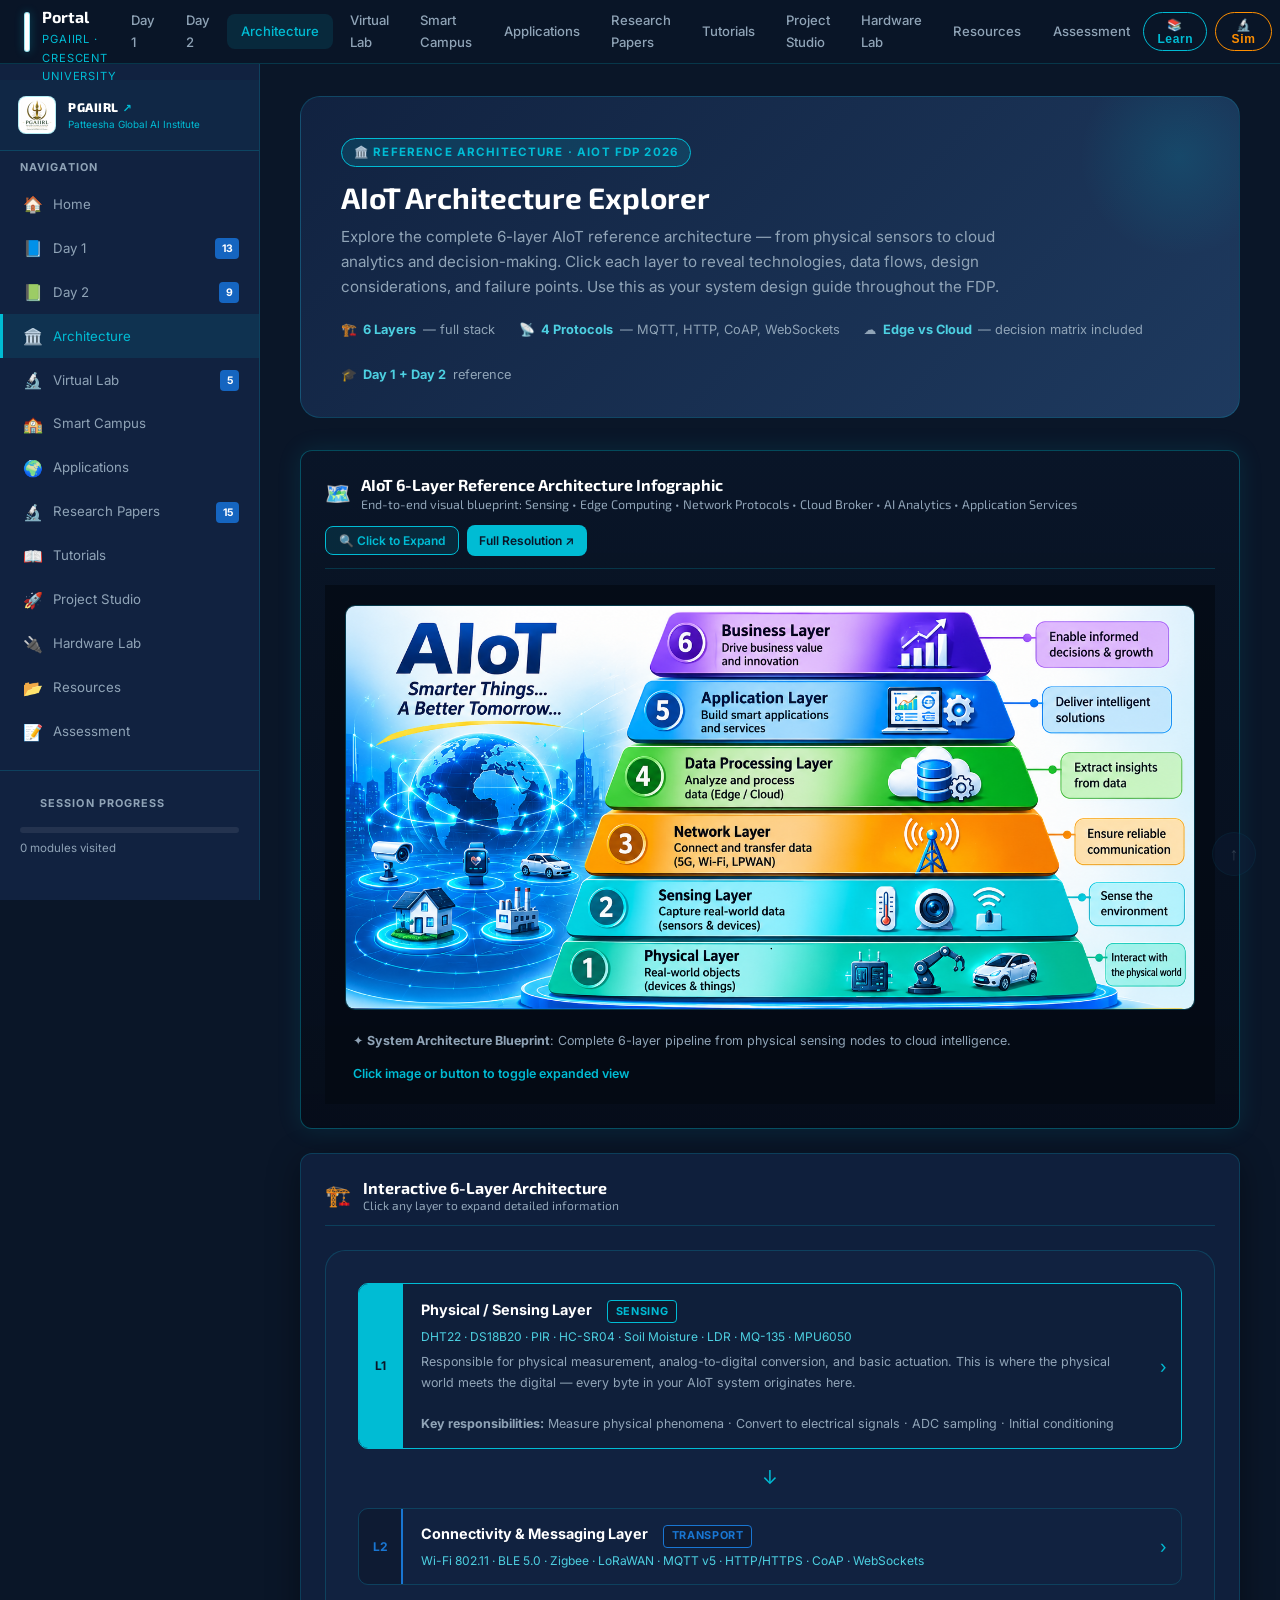
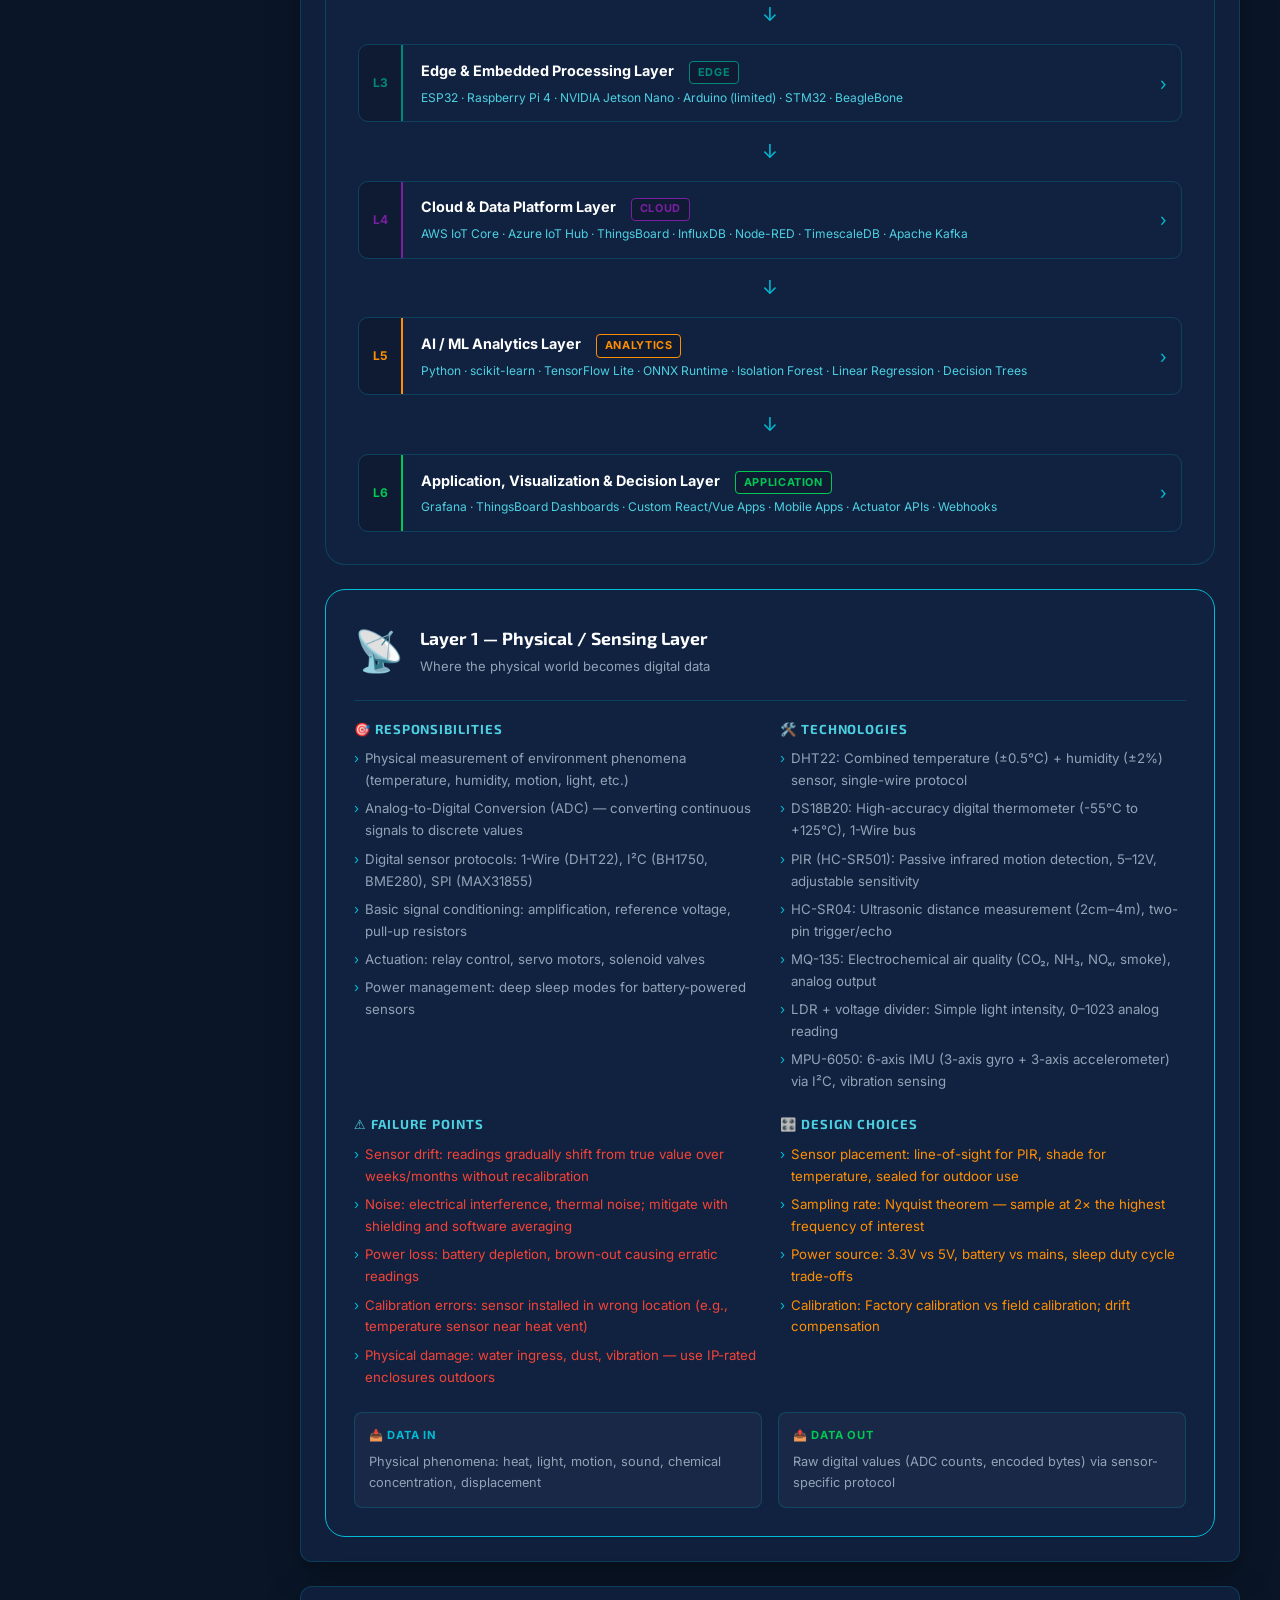
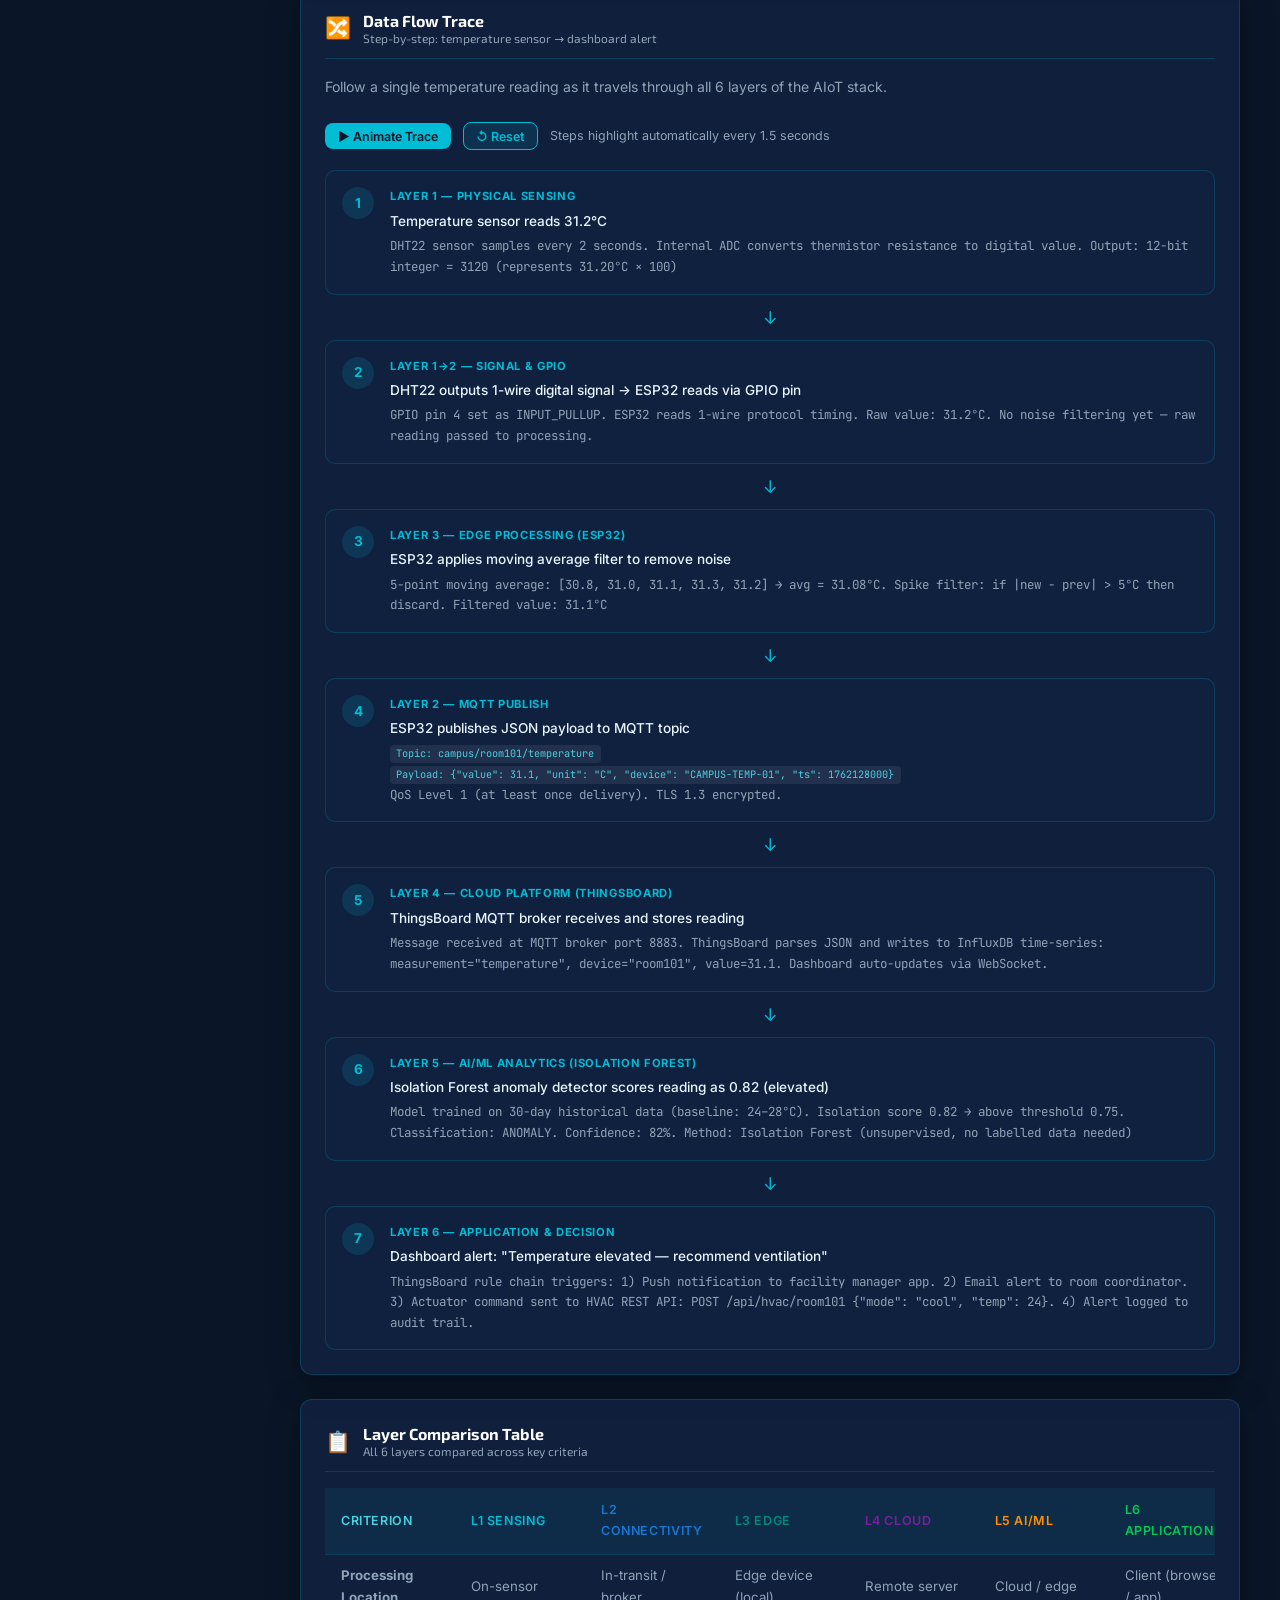
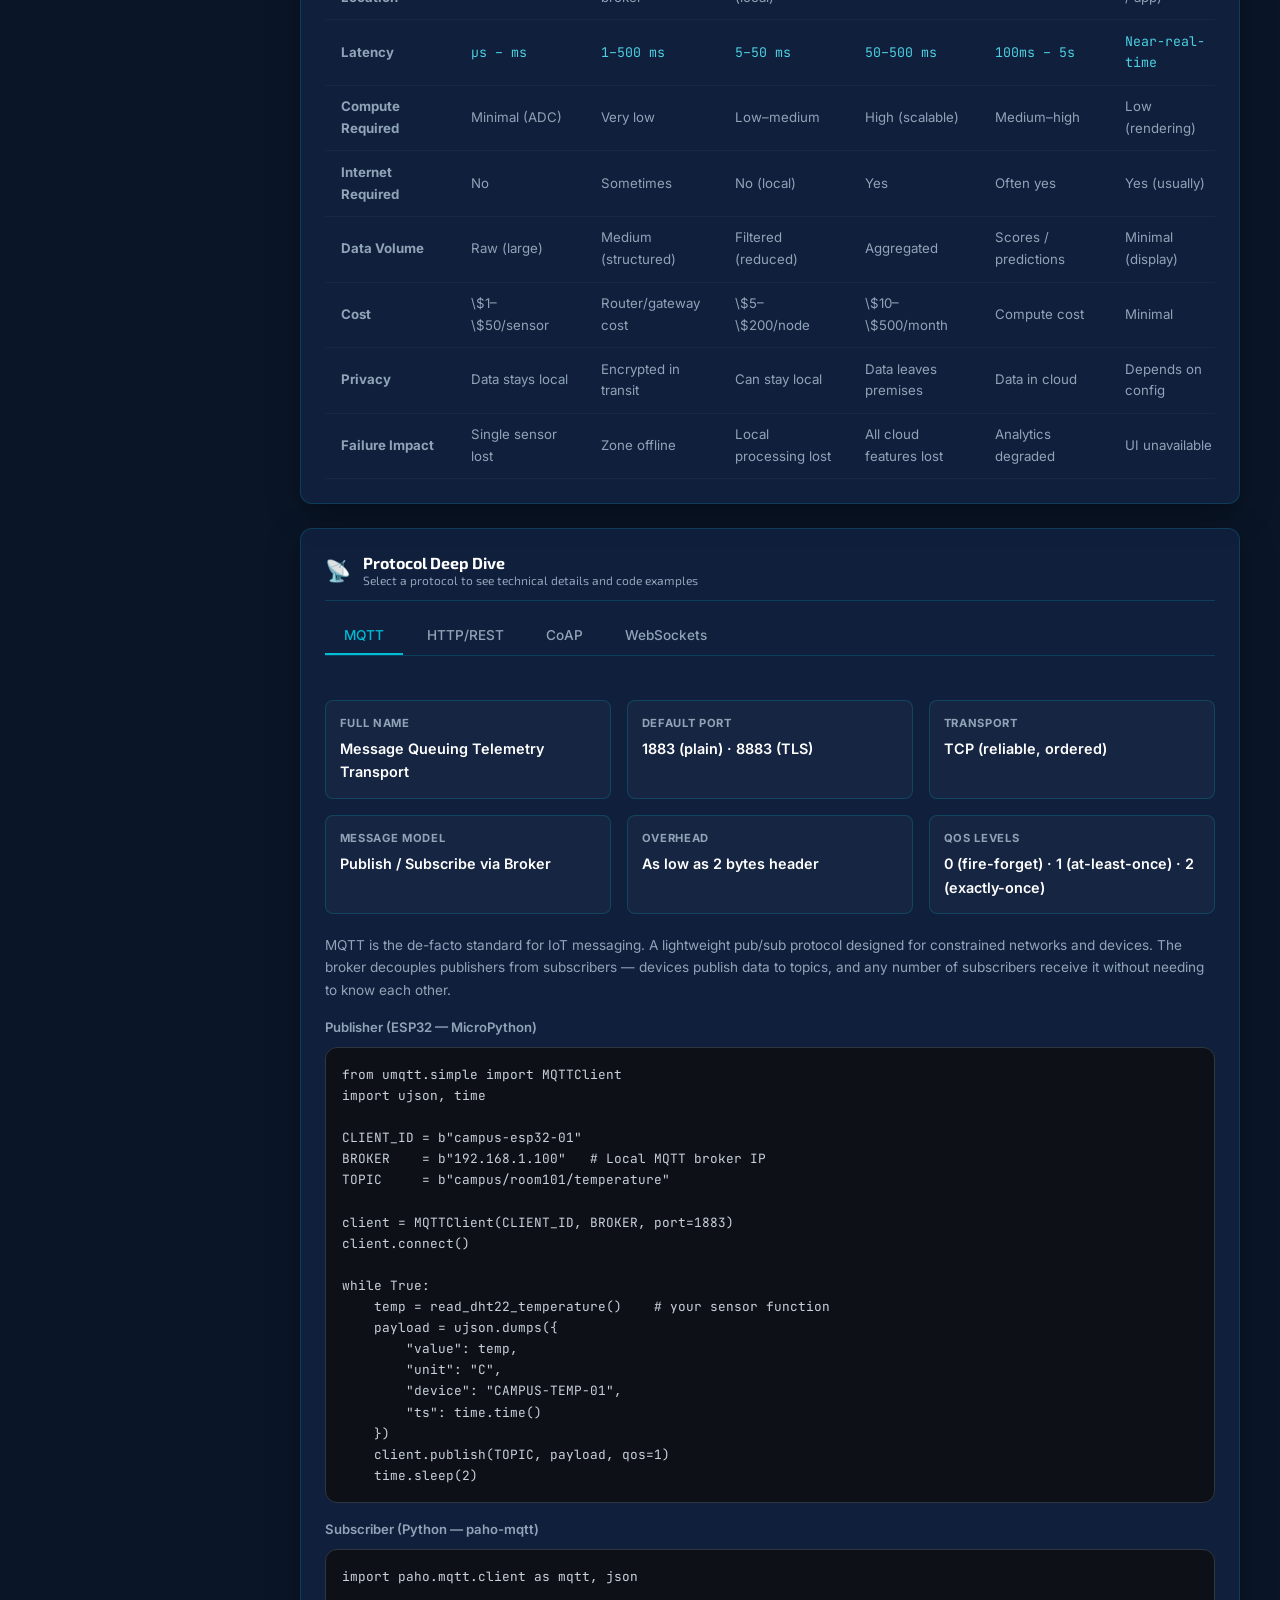
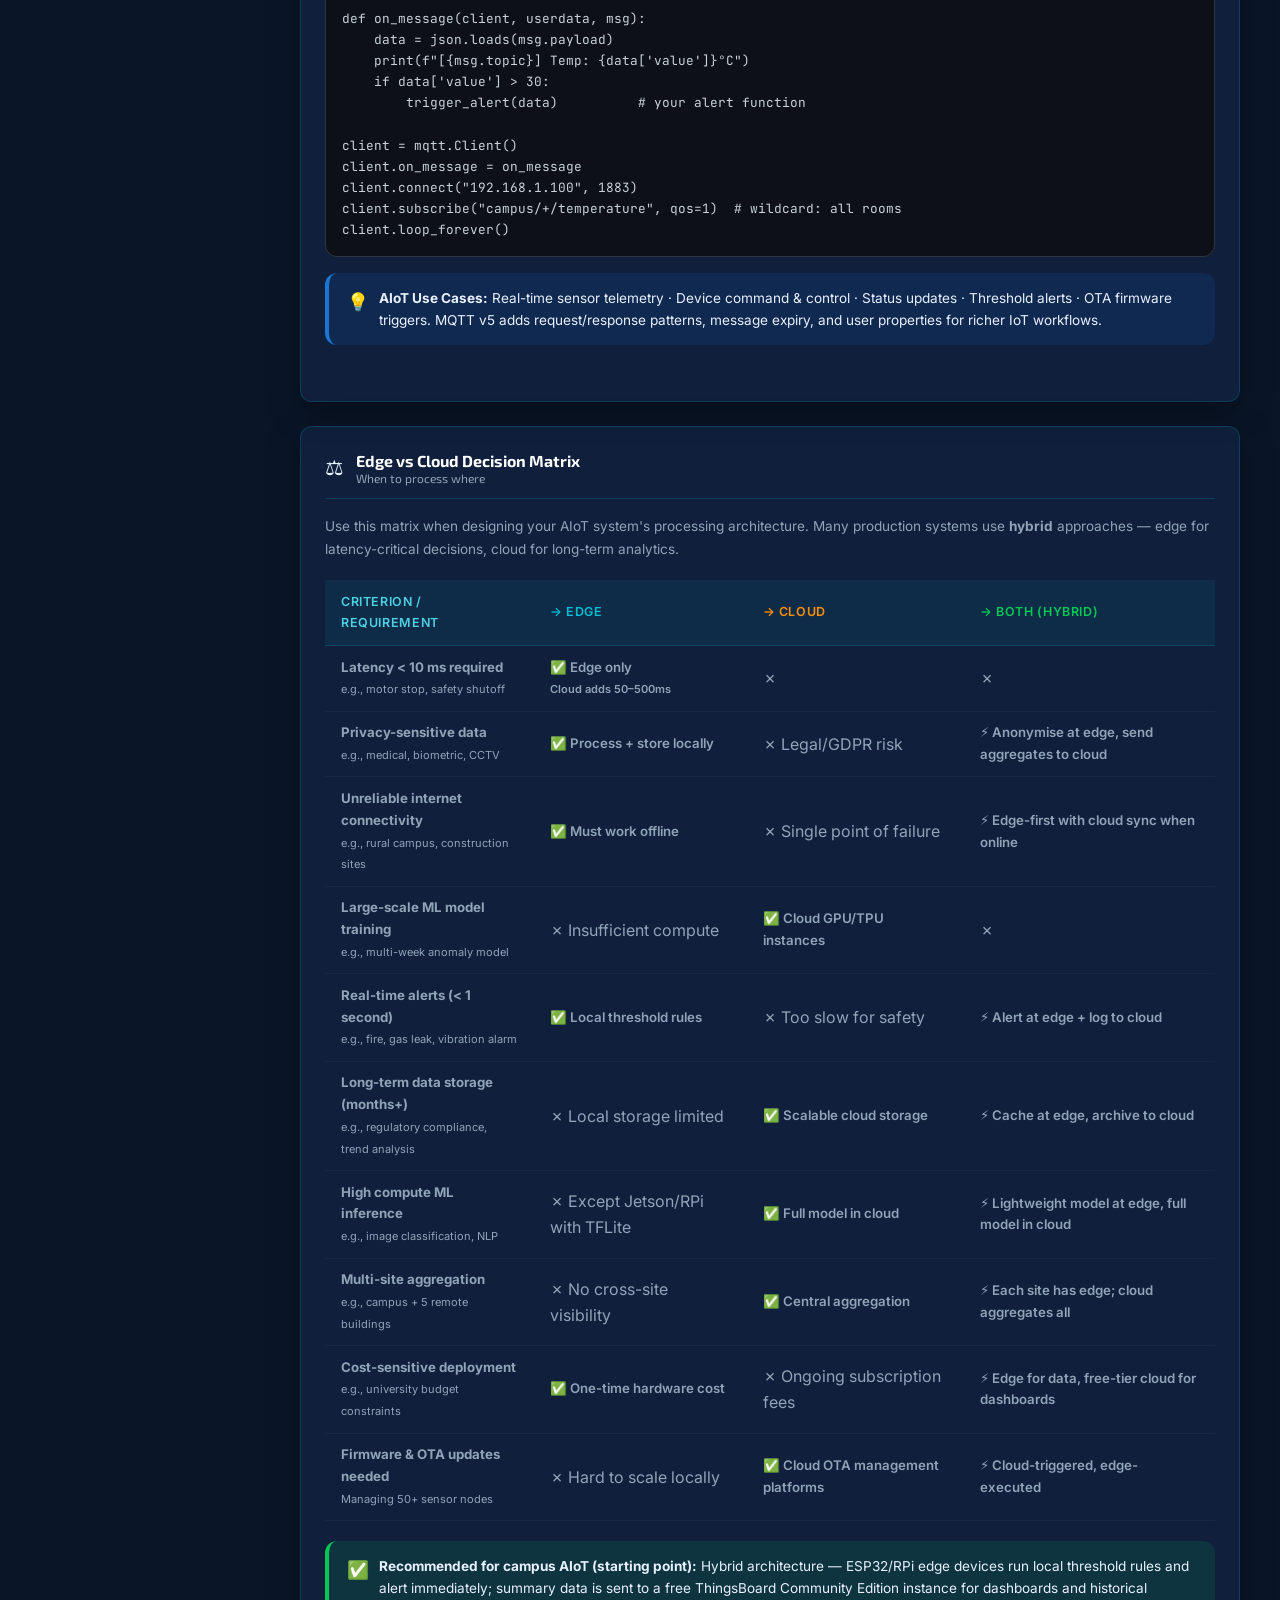
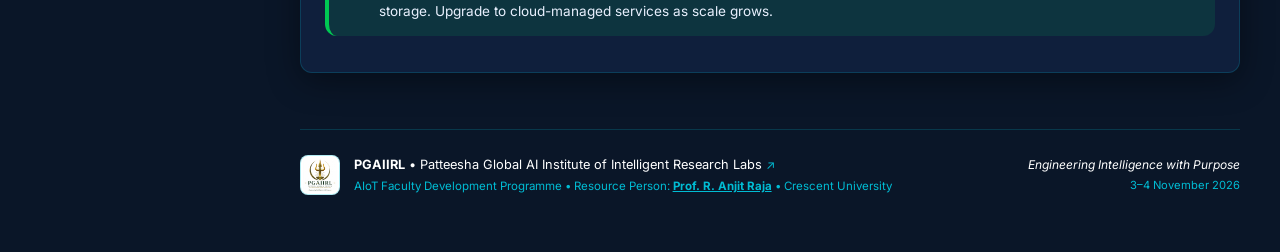
<file: pages/architecture.html>
<!DOCTYPE html>
<html lang="en">
<head>
  <meta charset="UTF-8">
  <meta name="viewport" content="width=device-width, initial-scale=1.0">
  <title>Architecture — AIoT FDP Portal</title>
  <link rel="icon" type="image/png" href="../Images/Final PGAIIRL Logo 2.0.png">
  <link href="https://fonts.googleapis.com/css2?family=Exo+2:wght@400;600;700;800;900&family=Inter:wght@400;500;600;700&family=JetBrains+Mono:wght@400;500&display=swap" rel="stylesheet">
  <link rel="stylesheet" href="../assets/css/style.css">
  <style>
    /* ---- Architecture page specific styles ---- */

    /* Layer color accents */
    .layer-c-1 { --lc: #00bcd4; }
    .layer-c-2 { --lc: #1976d2; }
    .layer-c-3 { --lc: #00897b; }
    .layer-c-4 { --lc: #7b1fa2; }
    .layer-c-5 { --lc: #ff8f00; }
    .layer-c-6 { --lc: #00c853; }

    .arch-layer { position: relative; }
    .arch-layer .arch-layer-num { background: rgba(0,0,0,0.2); color: var(--lc, var(--cyan)); border-right: 2px solid var(--lc, var(--cyan)); }
    .arch-layer:hover { border-color: var(--lc, var(--cyan)); box-shadow: 0 0 15px rgba(0,0,0,0.3); }
    .arch-layer.selected { border-color: var(--lc, var(--cyan)); background: rgba(0,0,0,0.1); }
    .arch-layer.selected .arch-layer-num { background: var(--lc, var(--cyan)); color: var(--navy); }
    .arch-layer-badge {
      display: inline-flex; align-items: center;
      background: rgba(0,0,0,0.2); color: var(--lc, var(--cyan));
      border: 1px solid var(--lc, var(--cyan));
      font-size: 0.68rem; font-weight: 700; padding: 0.1rem 0.5rem;
      border-radius: 4px; text-transform: uppercase; letter-spacing: 0.06em;
    }

    /* Detail panel */
    .layer-detail-panel {
      background: var(--navy-mid); border: 1px solid var(--border);
      border-radius: var(--radius-lg); padding: 1.75rem;
      margin-top: 1rem; display: none;
    }
    .layer-detail-panel.visible { display: block; }
    .ldp-header {
      display: flex; align-items: center; gap: 1rem;
      margin-bottom: 1.25rem; padding-bottom: 1rem;
      border-bottom: 1px solid var(--border);
    }
    .ldp-icon { font-size: 2.5rem; }
    .ldp-title { font-size: 1.1rem; font-weight: 700; color: var(--white); font-family: var(--font-head); }
    .ldp-sub   { font-size: 0.82rem; color: var(--text-muted); margin-top: 0.2rem; }
    .ldp-grid  { display: grid; grid-template-columns: 1fr 1fr; gap: 1.25rem; }
    @media (max-width: 700px) { .ldp-grid { grid-template-columns: 1fr; } }
    .ldp-section h4 { font-size: 0.82rem; font-weight: 700; color: var(--cyan-light); text-transform: uppercase; letter-spacing: 0.07em; margin-bottom: 0.5rem; }
    .ldp-section ul { list-style: none; padding: 0; margin: 0; }
    .ldp-section li { font-size: 0.83rem; color: var(--text-muted); padding: 0.2rem 0; display: flex; align-items: flex-start; gap: 0.4rem; }
    .ldp-section li::before { content: '›'; color: var(--cyan); flex-shrink: 0; }
    .ldp-io {
      display: flex; gap: 1rem; margin-top: 1.25rem; flex-wrap: wrap;
    }
    .ldp-io-box {
      flex: 1; min-width: 180px;
      background: rgba(255,255,255,0.03); border: 1px solid var(--border);
      border-radius: 8px; padding: 0.85rem;
    }
    .ldp-io-box .io-label { font-size: 0.7rem; font-weight: 700; text-transform: uppercase; letter-spacing: 0.07em; margin-bottom: 0.4rem; }
    .ldp-io-box .io-label.in  { color: var(--cyan); }
    .ldp-io-box .io-label.out { color: var(--green); }
    .ldp-io-box .io-label.fail { color: var(--red); }
    .ldp-io-box p { font-size: 0.8rem; color: var(--text-muted); }

    /* Data flow trace */
    .flow-trace {
      display: flex; flex-direction: column; gap: 0.5rem;
    }
    .flow-step {
      display: flex; align-items: flex-start; gap: 1rem;
      background: var(--card-bg); border: 1px solid var(--border);
      border-radius: 10px; padding: 1rem; transition: all var(--transition);
    }
    .flow-step.active {
      border-color: var(--cyan); background: rgba(0,188,212,0.06);
    }
    .flow-step-num {
      width: 32px; height: 32px; border-radius: 50%;
      background: rgba(0,188,212,0.15); color: var(--cyan);
      display: flex; align-items: center; justify-content: center;
      font-size: 0.85rem; font-weight: 700; flex-shrink: 0;
    }
    .flow-step.active .flow-step-num { background: var(--cyan); color: var(--navy); }
    .flow-step-content { flex: 1; }
    .flow-step-layer { font-size: 0.7rem; font-weight: 700; color: var(--cyan); text-transform: uppercase; letter-spacing: 0.06em; margin-bottom: 0.25rem; }
    .flow-step-desc   { font-size: 0.85rem; color: var(--text-primary); font-weight: 500; }
    .flow-step-detail { font-size: 0.78rem; color: var(--text-muted); margin-top: 0.25rem; font-family: var(--font-mono); }
    .flow-connector   { text-align: center; color: var(--cyan); font-size: 1.1rem; }

    /* Protocol tabs */
    .protocol-tab-content { padding: 1.25rem 0; }
    .proto-meta {
      display: grid; grid-template-columns: repeat(3, 1fr); gap: 1rem;
      margin-bottom: 1.25rem;
    }
    @media (max-width: 700px) { .proto-meta { grid-template-columns: 1fr; } }
    .proto-meta-item { background: rgba(255,255,255,0.03); border: 1px solid var(--border); border-radius: 8px; padding: 0.85rem; }
    .proto-meta-item .pm-key   { font-size: 0.7rem; font-weight: 700; text-transform: uppercase; letter-spacing: 0.06em; color: var(--text-muted); margin-bottom: 0.25rem; }
    .proto-meta-item .pm-value { font-size: 0.9rem; color: var(--white); font-weight: 600; }

    /* Comparison table */
    .comparison-table-wrap { overflow-x: auto; }
    .comparison-table th:first-child { min-width: 180px; }
    .cell-edge  { color: var(--cyan);   font-weight: 600; }
    .cell-cloud { color: var(--amber);  font-weight: 600; }
    .cell-both  { color: var(--green);  font-weight: 600; }
    .cell-check { color: var(--green);  font-size: 1rem; }
    .cell-cross { color: var(--red);    font-size: 1rem; }

    /* Layer comparison scroll */
    .layer-compare-wrap { overflow-x: auto; }
    .layer-compare-table th { min-width: 130px; }

    /* Flow animation controls */
    .trace-controls { display: flex; gap: 0.75rem; align-items: center; margin-bottom: 1.25rem; }
  </style>
</head>
<body data-portal="architecture">

  <!-- PAGE CONTENT -->

  <!-- 1. PAGE HERO -->
  <div class="page-hero">
    <div class="tag">🏛️ Reference Architecture · AIoT FDP 2026</div>
    <h1>AIoT Architecture Explorer</h1>
    <p>Explore the complete 6-layer AIoT reference architecture — from physical sensors to cloud analytics and decision-making. Click each layer to reveal technologies, data flows, design considerations, and failure points. Use this as your system design guide throughout the FDP.</p>
    <div class="meta">
      <span>🏗️ <strong>6 Layers</strong> — full stack</span>
      <span>📡 <strong>4 Protocols</strong> — MQTT, HTTP, CoAP, WebSockets</span>
      <span>☁️ <strong>Edge vs Cloud</strong> — decision matrix included</span>
      <span>🎓 <strong>Day 1 + Day 2</strong> reference</span>
    </div>
  </div>

  <!-- 2. AIOT ARCHITECTURE EXPLORER INFOGRAPHIC SHOWCASE -->
  <div class="card mb-3" style="background:linear-gradient(180deg, rgba(10,22,40,0.92) 0%, rgba(6,13,26,0.96) 100%); border:1px solid rgba(0,188,212,0.35); box-shadow:0 0 24px rgba(0,188,212,0.12); overflow:hidden;">
    <div class="card-header" style="display:flex; justify-content:space-between; align-items:center; flex-wrap:wrap; gap:0.75rem;">
      <div style="display:flex; align-items:center; gap:0.6rem;">
        <span class="icon">🗺️</span>
        <h3 style="margin:0;">AIoT 6-Layer Reference Architecture Infographic
          <small style="display:block; color:var(--text-muted); font-size:0.78rem; margin-top:2px;">
            End-to-end visual blueprint: Sensing &bull; Edge Computing &bull; Network Protocols &bull; Cloud Broker &bull; AI Analytics &bull; Application Services
          </small>
        </h3>
      </div>
      <div style="display:flex; gap:0.5rem; align-items:center;">
        <button onclick="toggleInfographicZoom()" class="btn btn-secondary btn-sm" style="font-size:0.75rem; display:inline-flex; align-items:center; gap:0.35rem;" id="btn-infographic-toggle">
          🔍 Click to Expand
        </button>
        <a href="../Images/AIoT%20Architecture%20Explorer%20Infographic.png" target="_blank" rel="noopener noreferrer" class="btn btn-primary btn-sm" style="font-size:0.75rem; display:inline-flex; align-items:center; gap:0.35rem;" title="Open original high-resolution infographic">
          Full Resolution ↗
        </a>
      </div>
    </div>
    <div style="padding:1.25rem; background:rgba(4,9,18,0.7); text-align:center;">
      <div style="position:relative; display:inline-block; width:100%; border-radius:10px; overflow:hidden; border:1px solid rgba(0,188,212,0.25); background:#060d1a;">
        <img id="arch-infographic-img" src="../Images/AIoT%20Architecture%20Explorer%20Infographic.png" alt="AIoT Architecture Explorer Infographic — 6-Layer Reference Architecture" style="width:100%; height:auto; max-height:580px; object-fit:contain; display:block; cursor:zoom-in; transition:max-height 0.3s ease, transform 0.3s ease;" onclick="toggleInfographicZoom()">
      </div>
      <div style="display:flex; justify-content:space-between; align-items:center; flex-wrap:wrap; gap:0.75rem; margin-top:0.85rem; padding:0 0.5rem; font-size:0.78rem; color:var(--text-muted);">
        <span>✦ <strong>System Architecture Blueprint</strong>: Complete 6-layer pipeline from physical sensing nodes to cloud intelligence.</span>
        <span style="color:var(--cyan); font-weight:600;">Click image or button to toggle expanded view</span>
      </div>
    </div>
  </div>

  <!-- 3. INTERACTIVE 6-LAYER ARCHITECTURE -->
  <div class="card mb-3">
    <div class="card-header">
      <span class="icon">🏗️</span>
      <h3>Interactive 6-Layer Architecture <small>Click any layer to expand detailed information</small></h3>
    </div>

    <div class="arch-container">
      <div class="arch-layers" id="arch-layers">

        <!-- Layer 1: Physical/Sensing -->
        <div class="arch-layer layer-c-1" id="layer-1" onclick="selectLayer(1)">
          <div class="arch-layer-num">L1</div>
          <div class="arch-layer-content">
            <div class="arch-layer-title">Physical / Sensing Layer
              <span class="arch-layer-badge" style="margin-left:0.75rem;">Sensing</span>
            </div>
            <div class="arch-layer-tech">DHT22 · DS18B20 · PIR · HC-SR04 · Soil Moisture · LDR · MQ-135 · MPU6050</div>
            <div class="arch-layer-desc">
              Responsible for physical measurement, analog-to-digital conversion, and basic actuation. This is where the physical world meets the digital — every byte in your AIoT system originates here.
              <br><br><strong>Key responsibilities:</strong> Measure physical phenomena · Convert to electrical signals · ADC sampling · Initial conditioning
            </div>
          </div>
          <div class="arch-layer-arrow">›</div>
        </div>
        <div class="arch-flow-arrow">↓</div>

        <!-- Layer 2: Connectivity -->
        <div class="arch-layer layer-c-2" id="layer-2" onclick="selectLayer(2)">
          <div class="arch-layer-num">L2</div>
          <div class="arch-layer-content">
            <div class="arch-layer-title">Connectivity &amp; Messaging Layer
              <span class="arch-layer-badge" style="margin-left:0.75rem;--lc:#1976d2;">Transport</span>
            </div>
            <div class="arch-layer-tech">Wi-Fi 802.11 · BLE 5.0 · Zigbee · LoRaWAN · MQTT v5 · HTTP/HTTPS · CoAP · WebSockets</div>
            <div class="arch-layer-desc">
              Handles reliable data transport from sensors to processing systems. Includes message queuing, protocol translation, and QoS guarantees. Protocol selection at this layer fundamentally shapes system latency, power consumption, and cost.
              <br><br><strong>Key responsibilities:</strong> Reliable delivery · Message queuing · Protocol bridging · QoS negotiation · Encryption (TLS)
            </div>
          </div>
          <div class="arch-layer-arrow">›</div>
        </div>
        <div class="arch-flow-arrow">↓</div>

        <!-- Layer 3: Edge Processing -->
        <div class="arch-layer layer-c-3" id="layer-3" onclick="selectLayer(3)">
          <div class="arch-layer-num">L3</div>
          <div class="arch-layer-content">
            <div class="arch-layer-title">Edge &amp; Embedded Processing Layer
              <span class="arch-layer-badge" style="margin-left:0.75rem;--lc:#00897b;">Edge</span>
            </div>
            <div class="arch-layer-tech">ESP32 · Raspberry Pi 4 · NVIDIA Jetson Nano · Arduino (limited) · STM32 · BeagleBone</div>
            <div class="arch-layer-desc">
              Performs local inference, data filtering, aggregation, and protocol bridging. Edge processing reduces latency to milliseconds, preserves privacy by keeping data local, and reduces cloud bandwidth/cost by pre-processing before upload.
              <br><br><strong>Key responsibilities:</strong> Real-time filtering · Moving average smoothing · Local rule evaluation · Protocol translation · Firmware OTA updates
            </div>
          </div>
          <div class="arch-layer-arrow">›</div>
        </div>
        <div class="arch-flow-arrow">↓</div>

        <!-- Layer 4: Cloud -->
        <div class="arch-layer layer-c-4" id="layer-4" onclick="selectLayer(4)">
          <div class="arch-layer-num">L4</div>
          <div class="arch-layer-content">
            <div class="arch-layer-title">Cloud &amp; Data Platform Layer
              <span class="arch-layer-badge" style="margin-left:0.75rem;--lc:#7b1fa2;">Cloud</span>
            </div>
            <div class="arch-layer-tech">AWS IoT Core · Azure IoT Hub · ThingsBoard · InfluxDB · Node-RED · TimescaleDB · Apache Kafka</div>
            <div class="arch-layer-desc">
              Provides long-term storage, global accessibility, and scalable stream processing. Cloud platforms enable data from thousands of devices to be aggregated, visualized, and analysed. Trade-off: requires internet connectivity and introduces latency.
              <br><br><strong>Key responsibilities:</strong> Time-series storage · Multi-device aggregation · Historical analysis · Rule engine · REST/WebSocket APIs
            </div>
          </div>
          <div class="arch-layer-arrow">›</div>
        </div>
        <div class="arch-flow-arrow">↓</div>

        <!-- Layer 5: AI/ML Analytics -->
        <div class="arch-layer layer-c-5" id="layer-5" onclick="selectLayer(5)">
          <div class="arch-layer-num">L5</div>
          <div class="arch-layer-content">
            <div class="arch-layer-title">AI / ML Analytics Layer
              <span class="arch-layer-badge" style="margin-left:0.75rem;--lc:#ff8f00;">Analytics</span>
            </div>
            <div class="arch-layer-tech">Python · scikit-learn · TensorFlow Lite · ONNX Runtime · Isolation Forest · Linear Regression · Decision Trees</div>
            <div class="arch-layer-desc">
              Applies machine learning and statistical models to sensor data for pattern recognition, prediction, and anomaly detection. For most campus applications, simple models (threshold rules, linear regression) outperform complex models and are far easier to explain and maintain.
              <br><br><strong>Key responsibilities:</strong> Anomaly detection · Trend prediction · Classification · Recommendation generation · Model serving
            </div>
          </div>
          <div class="arch-layer-arrow">›</div>
        </div>
        <div class="arch-flow-arrow">↓</div>

        <!-- Layer 6: Application -->
        <div class="arch-layer layer-c-6" id="layer-6" onclick="selectLayer(6)">
          <div class="arch-layer-num">L6</div>
          <div class="arch-layer-content">
            <div class="arch-layer-title">Application, Visualization &amp; Decision Layer
              <span class="arch-layer-badge" style="margin-left:0.75rem;--lc:#00c853;">Application</span>
            </div>
            <div class="arch-layer-tech">Grafana · ThingsBoard Dashboards · Custom React/Vue Apps · Mobile Apps · Actuator APIs · Webhooks</div>
            <div class="arch-layer-desc">
              The human-facing output layer — where decisions are displayed, alerts sent, and actuators triggered. Design here should prioritize clarity: operators must be able to understand alerts and take action within seconds. Closed-loop control (auto-actuation) requires safety interlocks.
              <br><br><strong>Key responsibilities:</strong> Real-time visualization · Alert management · Actuator control · Report generation · Human-in-the-loop confirmation
            </div>
          </div>
          <div class="arch-layer-arrow">›</div>
        </div>

      </div><!-- /.arch-layers -->
    </div><!-- /.arch-container -->

    <!-- Detail Panel (populated by JS) -->
    <div class="layer-detail-panel" id="layer-detail-panel">
      <div class="ldp-header">
        <div class="ldp-icon" id="ldp-icon">🔍</div>
        <div>
          <div class="ldp-title" id="ldp-title">Select a layer above</div>
          <div class="ldp-sub"  id="ldp-sub">Click any layer row to see detailed information</div>
        </div>
      </div>
      <div class="ldp-grid" id="ldp-grid"></div>
      <div class="ldp-io" id="ldp-io"></div>
    </div>

  </div><!-- /.card -->

  <!-- 3. DATA FLOW TRACE -->
  <div class="card mb-3">
    <div class="card-header">
      <span class="icon">🔀</span>
      <h3>Data Flow Trace <small>Step-by-step: temperature sensor → dashboard alert</small></h3>
    </div>
    <p class="section-subtitle">Follow a single temperature reading as it travels through all 6 layers of the AIoT stack.</p>

    <div class="trace-controls">
      <button class="btn btn-primary btn-sm" id="btn-trace-play">▶ Animate Trace</button>
      <button class="btn btn-secondary btn-sm" id="btn-trace-reset">↺ Reset</button>
      <span style="font-size:0.78rem;color:var(--text-muted);">Steps highlight automatically every 1.5 seconds</span>
    </div>

    <div class="flow-trace" id="flow-trace">

      <div class="flow-step" id="fs-1">
        <div class="flow-step-num">1</div>
        <div class="flow-step-content">
          <div class="flow-step-layer">Layer 1 — Physical Sensing</div>
          <div class="flow-step-desc">Temperature sensor reads 31.2°C</div>
          <div class="flow-step-detail">DHT22 sensor samples every 2 seconds. Internal ADC converts thermistor resistance to digital value. Output: 12-bit integer = 3120 (represents 31.20°C × 100)</div>
        </div>
      </div>
      <div class="flow-connector">↓</div>

      <div class="flow-step" id="fs-2">
        <div class="flow-step-num">2</div>
        <div class="flow-step-content">
          <div class="flow-step-layer">Layer 1→2 — Signal &amp; GPIO</div>
          <div class="flow-step-desc">DHT22 outputs 1-wire digital signal → ESP32 reads via GPIO pin</div>
          <div class="flow-step-detail">GPIO pin 4 set as INPUT_PULLUP. ESP32 reads 1-wire protocol timing. Raw value: 31.2°C. No noise filtering yet — raw reading passed to processing.</div>
        </div>
      </div>
      <div class="flow-connector">↓</div>

      <div class="flow-step" id="fs-3">
        <div class="flow-step-num">3</div>
        <div class="flow-step-content">
          <div class="flow-step-layer">Layer 3 — Edge Processing (ESP32)</div>
          <div class="flow-step-desc">ESP32 applies moving average filter to remove noise</div>
          <div class="flow-step-detail">5-point moving average: [30.8, 31.0, 31.1, 31.3, 31.2] → avg = 31.08°C. Spike filter: if |new - prev| > 5°C then discard. Filtered value: 31.1°C</div>
        </div>
      </div>
      <div class="flow-connector">↓</div>

      <div class="flow-step" id="fs-4">
        <div class="flow-step-num">4</div>
        <div class="flow-step-content">
          <div class="flow-step-layer">Layer 2 — MQTT Publish</div>
          <div class="flow-step-desc">ESP32 publishes JSON payload to MQTT topic</div>
          <div class="flow-step-detail"><code>Topic: campus/room101/temperature</code><br><code>Payload: {"value": 31.1, "unit": "C", "device": "CAMPUS-TEMP-01", "ts": 1762128000}</code><br>QoS Level 1 (at least once delivery). TLS 1.3 encrypted.</div>
        </div>
      </div>
      <div class="flow-connector">↓</div>

      <div class="flow-step" id="fs-5">
        <div class="flow-step-num">5</div>
        <div class="flow-step-content">
          <div class="flow-step-layer">Layer 4 — Cloud Platform (ThingsBoard)</div>
          <div class="flow-step-desc">ThingsBoard MQTT broker receives and stores reading</div>
          <div class="flow-step-detail">Message received at MQTT broker port 8883. ThingsBoard parses JSON and writes to InfluxDB time-series: measurement="temperature", device="room101", value=31.1. Dashboard auto-updates via WebSocket.</div>
        </div>
      </div>
      <div class="flow-connector">↓</div>

      <div class="flow-step" id="fs-6">
        <div class="flow-step-num">6</div>
        <div class="flow-step-content">
          <div class="flow-step-layer">Layer 5 — AI/ML Analytics (Isolation Forest)</div>
          <div class="flow-step-desc">Isolation Forest anomaly detector scores reading as 0.82 (elevated)</div>
          <div class="flow-step-detail">Model trained on 30-day historical data (baseline: 24–28°C). Isolation score 0.82 → above threshold 0.75. Classification: ANOMALY. Confidence: 82%. Method: Isolation Forest (unsupervised, no labelled data needed)</div>
        </div>
      </div>
      <div class="flow-connector">↓</div>

      <div class="flow-step" id="fs-7">
        <div class="flow-step-num">7</div>
        <div class="flow-step-content">
          <div class="flow-step-layer">Layer 6 — Application &amp; Decision</div>
          <div class="flow-step-desc">Dashboard alert: "Temperature elevated — recommend ventilation"</div>
          <div class="flow-step-detail">ThingsBoard rule chain triggers: 1) Push notification to facility manager app. 2) Email alert to room coordinator. 3) Actuator command sent to HVAC REST API: POST /api/hvac/room101 {"mode": "cool", "temp": 24}. 4) Alert logged to audit trail.</div>
        </div>
      </div>

    </div>
  </div>

  <!-- 4. LAYER COMPARISON TABLE -->
  <div class="card mb-3">
    <div class="card-header">
      <span class="icon">📋</span>
      <h3>Layer Comparison Table <small>All 6 layers compared across key criteria</small></h3>
    </div>
    <div class="layer-compare-wrap">
      <table class="data-table layer-compare-table">
        <thead>
          <tr>
            <th>Criterion</th>
            <th style="color:#00bcd4;">L1 Sensing</th>
            <th style="color:#1976d2;">L2 Connectivity</th>
            <th style="color:#00897b;">L3 Edge</th>
            <th style="color:#7b1fa2;">L4 Cloud</th>
            <th style="color:#ff8f00;">L5 AI/ML</th>
            <th style="color:#00c853;">L6 Application</th>
          </tr>
        </thead>
        <tbody>
          <tr>
            <td><strong>Processing Location</strong></td>
            <td>On-sensor</td>
            <td>In-transit / broker</td>
            <td>Edge device (local)</td>
            <td>Remote server</td>
            <td>Cloud / edge</td>
            <td>Client (browser / app)</td>
          </tr>
          <tr>
            <td><strong>Latency</strong></td>
            <td class="mono">µs – ms</td>
            <td class="mono">1–500 ms</td>
            <td class="mono">5–50 ms</td>
            <td class="mono">50–500 ms</td>
            <td class="mono">100ms – 5s</td>
            <td class="mono">Near-real-time</td>
          </tr>
          <tr>
            <td><strong>Compute Required</strong></td>
            <td>Minimal (ADC)</td>
            <td>Very low</td>
            <td>Low–medium</td>
            <td>High (scalable)</td>
            <td>Medium–high</td>
            <td>Low (rendering)</td>
          </tr>
          <tr>
            <td><strong>Internet Required</strong></td>
            <td>No</td>
            <td>Sometimes</td>
            <td>No (local)</td>
            <td>Yes</td>
            <td>Often yes</td>
            <td>Yes (usually)</td>
          </tr>
          <tr>
            <td><strong>Data Volume</strong></td>
            <td>Raw (large)</td>
            <td>Medium (structured)</td>
            <td>Filtered (reduced)</td>
            <td>Aggregated</td>
            <td>Scores / predictions</td>
            <td>Minimal (display)</td>
          </tr>
          <tr>
            <td><strong>Cost</strong></td>
            <td>\$1–\$50/sensor</td>
            <td>Router/gateway cost</td>
            <td>\$5–\$200/node</td>
            <td>\$10–\$500/month</td>
            <td>Compute cost</td>
            <td>Minimal</td>
          </tr>
          <tr>
            <td><strong>Privacy</strong></td>
            <td>Data stays local</td>
            <td>Encrypted in transit</td>
            <td>Can stay local</td>
            <td>Data leaves premises</td>
            <td>Data in cloud</td>
            <td>Depends on config</td>
          </tr>
          <tr>
            <td><strong>Failure Impact</strong></td>
            <td>Single sensor lost</td>
            <td>Zone offline</td>
            <td>Local processing lost</td>
            <td>All cloud features lost</td>
            <td>Analytics degraded</td>
            <td>UI unavailable</td>
          </tr>
        </tbody>
      </table>
    </div>
  </div>

  <!-- 5. PROTOCOL DEEP DIVE TABS -->
  <div class="card mb-3">
    <div class="card-header">
      <span class="icon">📡</span>
      <h3>Protocol Deep Dive <small>Select a protocol to see technical details and code examples</small></h3>
    </div>
    <div class="tabs" role="tablist">
      <button class="tab-btn active" data-tab="proto-mqtt" role="tab">MQTT</button>
      <button class="tab-btn" data-tab="proto-http" role="tab">HTTP/REST</button>
      <button class="tab-btn" data-tab="proto-coap" role="tab">CoAP</button>
      <button class="tab-btn" data-tab="proto-ws" role="tab">WebSockets</button>
    </div>

    <!-- MQTT -->
    <div class="tab-pane active" id="proto-mqtt">
      <div class="protocol-tab-content">
        <div class="proto-meta">
          <div class="proto-meta-item">
            <div class="pm-key">Full Name</div>
            <div class="pm-value">Message Queuing Telemetry Transport</div>
          </div>
          <div class="proto-meta-item">
            <div class="pm-key">Default Port</div>
            <div class="pm-value">1883 (plain) · 8883 (TLS)</div>
          </div>
          <div class="proto-meta-item">
            <div class="pm-key">Transport</div>
            <div class="pm-value">TCP (reliable, ordered)</div>
          </div>
          <div class="proto-meta-item">
            <div class="pm-key">Message Model</div>
            <div class="pm-value">Publish / Subscribe via Broker</div>
          </div>
          <div class="proto-meta-item">
            <div class="pm-key">Overhead</div>
            <div class="pm-value">As low as 2 bytes header</div>
          </div>
          <div class="proto-meta-item">
            <div class="pm-key">QoS Levels</div>
            <div class="pm-value">0 (fire-forget) · 1 (at-least-once) · 2 (exactly-once)</div>
          </div>
        </div>
        <p style="font-size:0.85rem;color:var(--text-muted);margin-bottom:1rem;">MQTT is the de-facto standard for IoT messaging. A lightweight pub/sub protocol designed for constrained networks and devices. The broker decouples publishers from subscribers — devices publish data to topics, and any number of subscribers receive it without needing to know each other.</p>
        <div style="font-size:0.82rem;font-weight:600;color:var(--text-muted);margin-bottom:0.5rem;">Publisher (ESP32 — MicroPython)</div>
        <pre style="margin-bottom:1rem;">from umqtt.simple import MQTTClient
import ujson, time

CLIENT_ID = b"campus-esp32-01"
BROKER    = b"192.168.1.100"   # Local MQTT broker IP
TOPIC     = b"campus/room101/temperature"

client = MQTTClient(CLIENT_ID, BROKER, port=1883)
client.connect()

while True:
    temp = read_dht22_temperature()    # your sensor function
    payload = ujson.dumps({
        "value": temp,
        "unit": "C",
        "device": "CAMPUS-TEMP-01",
        "ts": time.time()
    })
    client.publish(TOPIC, payload, qos=1)
    time.sleep(2)</pre>
        <div style="font-size:0.82rem;font-weight:600;color:var(--text-muted);margin-bottom:0.5rem;">Subscriber (Python — paho-mqtt)</div>
        <pre>import paho.mqtt.client as mqtt, json

def on_message(client, userdata, msg):
    data = json.loads(msg.payload)
    print(f"[{msg.topic}] Temp: {data['value']}°C")
    if data['value'] > 30:
        trigger_alert(data)          # your alert function

client = mqtt.Client()
client.on_message = on_message
client.connect("192.168.1.100", 1883)
client.subscribe("campus/+/temperature", qos=1)  # wildcard: all rooms
client.loop_forever()</pre>
        <div class="alert alert-info" style="margin-top:1rem;">
          <span class="alert-icon">💡</span>
          <div><strong>AIoT Use Cases:</strong> Real-time sensor telemetry · Device command &amp; control · Status updates · Threshold alerts · OTA firmware triggers. MQTT v5 adds request/response patterns, message expiry, and user properties for richer IoT workflows.</div>
        </div>
      </div>
    </div>

    <!-- HTTP/REST -->
    <div class="tab-pane" id="proto-http">
      <div class="protocol-tab-content">
        <div class="proto-meta">
          <div class="proto-meta-item">
            <div class="pm-key">Full Name</div>
            <div class="pm-value">HyperText Transfer Protocol / REST</div>
          </div>
          <div class="proto-meta-item">
            <div class="pm-key">Default Port</div>
            <div class="pm-value">80 (HTTP) · 443 (HTTPS)</div>
          </div>
          <div class="proto-meta-item">
            <div class="pm-key">Message Model</div>
            <div class="pm-value">Request / Response (polling)</div>
          </div>
          <div class="proto-meta-item">
            <div class="pm-key">Overhead</div>
            <div class="pm-value">~200–800 bytes header</div>
          </div>
          <div class="proto-meta-item">
            <div class="pm-key">State</div>
            <div class="pm-value">Stateless (each request independent)</div>
          </div>
          <div class="proto-meta-item">
            <div class="pm-key">Auth</div>
            <div class="pm-value">API Key · JWT Bearer · OAuth 2.0</div>
          </div>
        </div>
        <p style="font-size:0.85rem;color:var(--text-muted);margin-bottom:1rem;">HTTP/REST is familiar, widely supported, and excellent for configuration APIs, bulk data upload, and integration with web services. Not ideal for high-frequency telemetry (polling is inefficient) but great for actuator commands and dashboard data retrieval.</p>
        <div style="font-size:0.82rem;font-weight:600;color:var(--text-muted);margin-bottom:0.5rem;">POST Sensor Data (ESP32 Arduino)</div>
        <pre style="margin-bottom:1rem;">#include &lt;WiFi.h&gt;
#include &lt;HTTPClient.h&gt;
#include &lt;ArduinoJson.h&gt;

const char* SERVER = "https://api.thingsboard.io/api/v1/TOKEN/telemetry";

void postSensorData(float temp, float humidity) {
    HTTPClient http;
    http.begin(SERVER);
    http.addHeader("Content-Type", "application/json");

    StaticJsonDocument&lt;128&gt; doc;
    doc["temperature"] = temp;
    doc["humidity"]    = humidity;
    String payload;
    serializeJson(doc, payload);

    int code = http.POST(payload);
    Serial.printf("HTTP %d: %s\n", code, payload.c_str());
    http.end();
}</pre>
        <div class="alert alert-warning">
          <span class="alert-icon">⚠️</span>
          <div><strong>When to prefer MQTT over HTTP:</strong> If your sensor sends data more than once every 5 seconds, HTTP overhead becomes significant. For high-frequency telemetry (&gt;1 Hz), use MQTT. Use HTTP for: configuration changes, bulk historical upload, actuator commands, webhook integrations.</div>
        </div>
      </div>
    </div>

    <!-- CoAP -->
    <div class="tab-pane" id="proto-coap">
      <div class="protocol-tab-content">
        <div class="proto-meta">
          <div class="proto-meta-item">
            <div class="pm-key">Full Name</div>
            <div class="pm-value">Constrained Application Protocol</div>
          </div>
          <div class="proto-meta-item">
            <div class="pm-key">Default Port</div>
            <div class="pm-value">5683 (UDP) · 5684 (DTLS)</div>
          </div>
          <div class="proto-meta-item">
            <div class="pm-key">Transport</div>
            <div class="pm-value">UDP (lightweight, no connection)</div>
          </div>
          <div class="proto-meta-item">
            <div class="pm-key">Message Model</div>
            <div class="pm-value">REST-like over UDP · Confirmable / Non-confirmable</div>
          </div>
          <div class="proto-meta-item">
            <div class="pm-key">Overhead</div>
            <div class="pm-value">As low as 4 bytes header</div>
          </div>
          <div class="proto-meta-item">
            <div class="pm-key">Standard</div>
            <div class="pm-value">IETF RFC 7252</div>
          </div>
        </div>
        <p style="font-size:0.85rem;color:var(--text-muted);margin-bottom:1rem;">CoAP is designed for constrained nodes and networks — it is essentially HTTP semantics (GET, POST, PUT, DELETE) over UDP, with a 4-byte binary header instead of HTTP's 200+ byte text headers. Ideal for battery-powered sensors on low-power networks (6LoWPAN, Zigbee, NB-IoT).</p>
        <div style="font-size:0.82rem;font-weight:600;color:var(--text-muted);margin-bottom:0.5rem;">CoAP Client (Python — aiocoap)</div>
        <pre style="margin-bottom:1rem;">import asyncio, aiocoap

async def post_sensor():
    protocol = await aiocoap.Context.create_client_context()

    payload = b'{"temp": 31.2, "unit": "C"}'
    request = aiocoap.Message(
        code   = aiocoap.POST,
        uri    = 'coap://192.168.1.50/sensors/temperature',
        payload= payload
    )
    response = await protocol.request(request).response
    print(f"CoAP response: {response.code}")

asyncio.run(post_sensor())</pre>
        <div style="font-size:0.82rem;font-weight:600;color:var(--text-muted);margin-bottom:0.5rem;">CoAP vs MQTT vs HTTP — quick comparison</div>
        <table class="data-table" style="font-size:0.8rem;">
          <thead><tr><th>Feature</th><th>CoAP</th><th>MQTT</th><th>HTTP</th></tr></thead>
          <tbody>
            <tr><td>Header size</td><td class="text-green">4 bytes</td><td class="text-green">2 bytes min</td><td class="text-amber">200+ bytes</td></tr>
            <tr><td>Transport</td><td>UDP</td><td>TCP</td><td>TCP</td></tr>
            <tr><td>Broker needed</td><td>No</td><td>Yes</td><td>No</td></tr>
            <tr><td>Pub/Sub</td><td>Via observe</td><td>Native</td><td>Via SSE/polling</td></tr>
            <tr><td>Best for</td><td>Constrained devices</td><td>IoT telemetry</td><td>Web integration</td></tr>
          </tbody>
        </table>
      </div>
    </div>

    <!-- WebSockets -->
    <div class="tab-pane" id="proto-ws">
      <div class="protocol-tab-content">
        <div class="proto-meta">
          <div class="proto-meta-item">
            <div class="pm-key">Standard</div>
            <div class="pm-value">IETF RFC 6455</div>
          </div>
          <div class="proto-meta-item">
            <div class="pm-key">Default Port</div>
            <div class="pm-value">80 (ws://) · 443 (wss://)</div>
          </div>
          <div class="proto-meta-item">
            <div class="pm-key">Transport</div>
            <div class="pm-value">TCP (full-duplex, persistent)</div>
          </div>
          <div class="proto-meta-item">
            <div class="pm-key">Message Model</div>
            <div class="pm-value">Full-duplex bidirectional streaming</div>
          </div>
          <div class="proto-meta-item">
            <div class="pm-key">Overhead</div>
            <div class="pm-value">2–14 bytes per frame (after handshake)</div>
          </div>
          <div class="proto-meta-item">
            <div class="pm-key">Role in AIoT</div>
            <div class="pm-value">Dashboard live updates · Browser-to-cloud</div>
          </div>
        </div>
        <p style="font-size:0.85rem;color:var(--text-muted);margin-bottom:1rem;">WebSockets provide a persistent, full-duplex channel between browser and server — essential for live dashboards that update in real time. In AIoT systems, WebSockets typically appear at the Application layer (L6): the cloud platform pushes sensor updates to the dashboard browser via WebSocket, eliminating the need for inefficient polling.</p>
        <div style="font-size:0.82rem;font-weight:600;color:var(--text-muted);margin-bottom:0.5rem;">Browser Dashboard (JavaScript)</div>
        <pre style="margin-bottom:1rem;">// Connect to ThingsBoard WebSocket subscription
const token  = 'YOUR_DEVICE_TOKEN';
const wsUrl  = `wss://thingsboard.io/api/ws/plugins/telemetry?token=${token}`;
const socket = new WebSocket(wsUrl);

socket.onopen = () => {
  // Subscribe to telemetry keys
  const cmd = { tsSubCmds: [{ entityType: "DEVICE", entityId: "...",
                  scope: "LATEST_TELEMETRY", cmdId: 1 }], attrSubCmds: [] };
  socket.send(JSON.stringify(cmd));
  console.log("WebSocket connected — live updates active");
};

socket.onmessage = (event) => {
  const data = JSON.parse(event.data);
  const temp = data.data?.temperature?.[0]?.[1];
  if (temp !== undefined) {
    document.getElementById('temp-display').textContent = temp + '°C';
    updateChart(temp);      // your Chart.js update function
  }
};</pre>
        <div class="alert alert-info">
          <span class="alert-icon">💡</span>
          <div><strong>WebSocket vs MQTT over WebSocket:</strong> MQTT itself can run over WebSocket (MQTT/WS on port 9001) — this is how browser-based MQTT clients work (e.g., MQTTX Web). ThingsBoard and other platforms expose WebSocket APIs for dashboard subscriptions, combining MQTT's pub/sub model with browser compatibility.</div>
        </div>
      </div>
    </div>

  </div><!-- /.card protocol tabs -->

  <!-- 6. EDGE vs CLOUD DECISION MATRIX -->
  <div class="card mb-3">
    <div class="card-header">
      <span class="icon">⚖️</span>
      <h3>Edge vs Cloud Decision Matrix <small>When to process where</small></h3>
    </div>
    <p style="font-size:0.85rem;color:var(--text-muted);margin-bottom:1.25rem;">Use this matrix when designing your AIoT system's processing architecture. Many production systems use <strong>hybrid</strong> approaches — edge for latency-critical decisions, cloud for long-term analytics.</p>
    <div class="comparison-table-wrap">
      <table class="data-table">
        <thead>
          <tr>
            <th>Criterion / Requirement</th>
            <th style="color:#00bcd4;">→ Edge</th>
            <th style="color:#ff8f00;">→ Cloud</th>
            <th style="color:#00c853;">→ Both (Hybrid)</th>
          </tr>
        </thead>
        <tbody>
          <tr>
            <td><strong>Latency &lt; 10 ms required</strong><br><small style="color:var(--text-muted);">e.g., motor stop, safety shutoff</small></td>
            <td class="cell-edge">✅ Edge only<br><small>Cloud adds 50–500ms</small></td>
            <td class="cell-cross">✗</td>
            <td class="cell-cross">✗</td>
          </tr>
          <tr>
            <td><strong>Privacy-sensitive data</strong><br><small style="color:var(--text-muted);">e.g., medical, biometric, CCTV</small></td>
            <td class="cell-edge">✅ Process + store locally</td>
            <td class="cell-cross">✗ Legal/GDPR risk</td>
            <td class="cell-both">⚡ Anonymise at edge, send aggregates to cloud</td>
          </tr>
          <tr>
            <td><strong>Unreliable internet connectivity</strong><br><small style="color:var(--text-muted);">e.g., rural campus, construction sites</small></td>
            <td class="cell-edge">✅ Must work offline</td>
            <td class="cell-cross">✗ Single point of failure</td>
            <td class="cell-both">⚡ Edge-first with cloud sync when online</td>
          </tr>
          <tr>
            <td><strong>Large-scale ML model training</strong><br><small style="color:var(--text-muted);">e.g., multi-week anomaly model</small></td>
            <td class="cell-cross">✗ Insufficient compute</td>
            <td class="cell-cloud">✅ Cloud GPU/TPU instances</td>
            <td class="cell-cross">✗</td>
          </tr>
          <tr>
            <td><strong>Real-time alerts (&lt; 1 second)</strong><br><small style="color:var(--text-muted);">e.g., fire, gas leak, vibration alarm</small></td>
            <td class="cell-edge">✅ Local threshold rules</td>
            <td class="cell-cross">✗ Too slow for safety</td>
            <td class="cell-both">⚡ Alert at edge + log to cloud</td>
          </tr>
          <tr>
            <td><strong>Long-term data storage (months+)</strong><br><small style="color:var(--text-muted);">e.g., regulatory compliance, trend analysis</small></td>
            <td class="cell-cross">✗ Local storage limited</td>
            <td class="cell-cloud">✅ Scalable cloud storage</td>
            <td class="cell-both">⚡ Cache at edge, archive to cloud</td>
          </tr>
          <tr>
            <td><strong>High compute ML inference</strong><br><small style="color:var(--text-muted);">e.g., image classification, NLP</small></td>
            <td class="cell-cross">✗ Except Jetson/RPi with TFLite</td>
            <td class="cell-cloud">✅ Full model in cloud</td>
            <td class="cell-both">⚡ Lightweight model at edge, full model in cloud</td>
          </tr>
          <tr>
            <td><strong>Multi-site aggregation</strong><br><small style="color:var(--text-muted);">e.g., campus + 5 remote buildings</small></td>
            <td class="cell-cross">✗ No cross-site visibility</td>
            <td class="cell-cloud">✅ Central aggregation</td>
            <td class="cell-both">⚡ Each site has edge; cloud aggregates all</td>
          </tr>
          <tr>
            <td><strong>Cost-sensitive deployment</strong><br><small style="color:var(--text-muted);">e.g., university budget constraints</small></td>
            <td class="cell-edge">✅ One-time hardware cost</td>
            <td class="cell-cross">✗ Ongoing subscription fees</td>
            <td class="cell-both">⚡ Edge for data, free-tier cloud for dashboards</td>
          </tr>
          <tr>
            <td><strong>Firmware &amp; OTA updates needed</strong><br><small style="color:var(--text-muted);">Managing 50+ sensor nodes</small></td>
            <td class="cell-cross">✗ Hard to scale locally</td>
            <td class="cell-cloud">✅ Cloud OTA management platforms</td>
            <td class="cell-both">⚡ Cloud-triggered, edge-executed</td>
          </tr>
        </tbody>
      </table>
    </div>
    <div class="alert alert-success" style="margin-top:1.25rem;">
      <span class="alert-icon">✅</span>
      <div><strong>Recommended for campus AIoT (starting point):</strong> Hybrid architecture — ESP32/RPi edge devices run local threshold rules and alert immediately; summary data is sent to a free ThingsBoard Community Edition instance for dashboards and historical storage. Upgrade to cloud-managed services as scale grows.</div>
    </div>
  </div>

  <!-- Scripts -->
  <script src="../assets/js/portal.js"></script>
  <script src="../assets/js/nav.js"></script>
  <script>
  'use strict';

  /* =====================================================
     LAYER DATA — full details for each layer
     ===================================================== */
  const LAYER_DATA = {
    1: {
      icon: '📡',
      title: 'Layer 1 — Physical / Sensing Layer',
      sub: 'Where the physical world becomes digital data',
      color: '#00bcd4',
      responsibilities: [
        'Physical measurement of environment phenomena (temperature, humidity, motion, light, etc.)',
        'Analog-to-Digital Conversion (ADC) — converting continuous signals to discrete values',
        'Digital sensor protocols: 1-Wire (DHT22), I²C (BH1750, BME280), SPI (MAX31855)',
        'Basic signal conditioning: amplification, reference voltage, pull-up resistors',
        'Actuation: relay control, servo motors, solenoid valves',
        'Power management: deep sleep modes for battery-powered sensors',
      ],
      technologies: [
        'DHT22: Combined temperature (±0.5°C) + humidity (±2%) sensor, single-wire protocol',
        'DS18B20: High-accuracy digital thermometer (-55°C to +125°C), 1-Wire bus',
        'PIR (HC-SR501): Passive infrared motion detection, 5–12V, adjustable sensitivity',
        'HC-SR04: Ultrasonic distance measurement (2cm–4m), two-pin trigger/echo',
        'MQ-135: Electrochemical air quality (CO₂, NH₃, NOₓ, smoke), analog output',
        'LDR + voltage divider: Simple light intensity, 0–1023 analog reading',
        'MPU-6050: 6-axis IMU (3-axis gyro + 3-axis accelerometer) via I²C, vibration sensing',
      ],
      dataIn: 'Physical phenomena: heat, light, motion, sound, chemical concentration, displacement',
      dataOut: 'Raw digital values (ADC counts, encoded bytes) via sensor-specific protocol',
      designChoices: [
        'Sensor placement: line-of-sight for PIR, shade for temperature, sealed for outdoor use',
        'Sampling rate: Nyquist theorem — sample at 2× the highest frequency of interest',
        'Power source: 3.3V vs 5V, battery vs mains, sleep duty cycle trade-offs',
        'Calibration: Factory calibration vs field calibration; drift compensation',
      ],
      failurePoints: [
        'Sensor drift: readings gradually shift from true value over weeks/months without recalibration',
        'Noise: electrical interference, thermal noise; mitigate with shielding and software averaging',
        'Power loss: battery depletion, brown-out causing erratic readings',
        'Calibration errors: sensor installed in wrong location (e.g., temperature sensor near heat vent)',
        'Physical damage: water ingress, dust, vibration — use IP-rated enclosures outdoors',
      ]
    },
    2: {
      icon: '📶',
      title: 'Layer 2 — Connectivity & Messaging Layer',
      sub: 'Reliable data transport from sensor to processing system',
      color: '#1976d2',
      responsibilities: [
        'Reliable data transport with appropriate QoS guarantees',
        'Message queuing and buffering during connectivity interruptions',
        'Protocol translation: e.g., Zigbee → MQTT gateway bridging',
        'Network topology management: star, mesh, tree networks',
        'Security: TLS 1.3 encryption, certificate-based authentication',
        'Bandwidth management: compression, batching, QoS throttling',
      ],
      technologies: [
        'Wi-Fi (IEEE 802.11 b/g/n/ac): High bandwidth, short range (50–150m), ESP32 built-in',
        'BLE 5.0: Low power, short range (10–100m), ideal for wearables and asset tracking',
        'Zigbee (IEEE 802.15.4): Mesh networking, 250 kbps, 10–100m per hop, up to 65,000 nodes',
        'LoRaWAN: Long range (1–10km), very low power, low data rate (250 bps–50 kbps)',
        'MQTT v5: ISO/IEC 20922, pub/sub, 2-byte min header, QoS 0/1/2, ideal for IoT',
        'HTTP/HTTPS: REST API integration, polling-based, familiar but higher overhead',
        'CoAP (RFC 7252): REST semantics over UDP, 4-byte header, for constrained networks',
      ],
      dataIn: 'Structured sensor readings (JSON/CBOR/binary) from edge devices',
      dataOut: 'Messages delivered to broker or server with QoS guarantees',
      designChoices: [
        'Protocol selection: MQTT for telemetry, HTTP for config APIs, WebSocket for dashboards',
        'QoS level: QoS 0 for high-frequency non-critical, QoS 1 for alerts, QoS 2 for commands',
        'Topic hierarchy: campus/{building}/{room}/{sensor} — hierarchical and filterable',
        'Security: Always use TLS in production; client certificates for device identity',
      ],
      failurePoints: [
        'Network congestion: too many devices publishing simultaneously — use backoff strategies',
        'Packet loss: especially on UDP-based protocols (CoAP); implement retransmission',
        'QoS mismatch: publisher uses QoS 1 but subscriber uses QoS 0 — messages may be lost',
        'MQTT broker single point of failure — use clustered broker for production',
        'Wi-Fi interference: 2.4GHz congestion in dense environments — use 5GHz where possible',
      ]
    },
    3: {
      icon: '⚙️',
      title: 'Layer 3 — Edge & Embedded Processing Layer',
      sub: 'Local intelligence at the network edge',
      color: '#00897b',
      responsibilities: [
        'Local inference: running lightweight ML models (TFLite) or rule evaluation without cloud',
        'Data filtering: moving average, Kalman filter, outlier rejection',
        'Data aggregation: combining readings from multiple sensors before cloud upload',
        'Protocol bridging: Zigbee → MQTT, BLE → Wi-Fi translation',
        'Store-and-forward: buffering data during cloud connectivity loss',
        'Firmware OTA update reception and validation',
      ],
      technologies: [
        'ESP32 (Espressif): Dual-core 240MHz, Wi-Fi + BLE, 520KB SRAM, MicroPython/Arduino, ~₹300',
        'Raspberry Pi 4: Quad-core 1.8GHz ARM, 2–8GB RAM, full Linux, Python — for complex edge tasks',
        'NVIDIA Jetson Nano: 128-core GPU + 4-core ARM, TensorFlow/PyTorch — for vision/ML edge inference',
        'Arduino Uno: 16MHz ATmega328P, 2KB RAM — too limited for networking; use for sensor-only nodes',
        'STM32: ARM Cortex-M, ultra-low power, FreeRTOS, industrial-grade for harsh environments',
        'Node-RED on RPi: Visual programming for MQTT routing, filtering, and transformation pipelines',
      ],
      dataIn: 'Raw sensor readings from GPIO, I²C, SPI, or incoming MQTT messages',
      dataOut: 'Filtered/aggregated data uplinked to cloud; local alerts; actuator commands',
      designChoices: [
        'Hardware selection: ESP32 for most campus applications; RPi for more compute; Jetson for vision',
        'Local vs cloud inference: if internet is unreliable, put decision logic on edge',
        'Memory management: avoid dynamic allocation on microcontrollers; use static buffers',
        'Watchdog timers: auto-restart if firmware hangs — essential for unattended deployment',
      ],
      failurePoints: [
        'Limited RAM/flash: memory leaks crash the device; careful buffer management required',
        'Firmware bugs: harder to debug on embedded devices; use UART logging and LED indicators',
        'Power brown-out: sudden power loss corrupts flash; use atomic writes and verify on boot',
        'Heat: ESP32 operates -40°C to +85°C but performance degrades at high ambient temperatures',
        'SD card failure: if used for store-and-forward; wear levelling and error checking essential',
      ]
    },
    4: {
      icon: '☁️',
      title: 'Layer 4 — Cloud & Data Platform Layer',
      sub: 'Scalable storage, global access, and multi-device aggregation',
      color: '#7b1fa2',
      responsibilities: [
        'Long-term time-series storage (months to years of sensor history)',
        'Global accessibility: dashboards available from any device, anywhere',
        'Scale-out processing: ingesting thousands of devices simultaneously',
        'Rule engine: server-side threshold evaluation and alert routing',
        'REST APIs for third-party integration (mobile apps, ERP, BMS)',
        'Role-based access control: different views for admins, operators, facility managers',
      ],
      technologies: [
        'ThingsBoard Community Edition: Open-source IoT platform, free self-hosted, MQTT + HTTP ingest',
        'AWS IoT Core: Managed MQTT broker + rule engine + S3 storage, pay-per-message',
        'Azure IoT Hub: Microsoft managed IoT service, device provisioning, digital twins',
        'InfluxDB: Purpose-built time-series database, 10× faster than relational for sensor queries',
        'Node-RED: Visual flow programming for data transformation, routing, and automation',
        'Apache Kafka: High-throughput message streaming for large-scale IoT deployments',
        'Grafana: Open-source dashboard and visualization; connects to InfluxDB, PostgreSQL, and more',
      ],
      dataIn: 'MQTT messages from edge devices / HTTP POST telemetry from gateways',
      dataOut: 'Time-series data via REST API, WebSocket streams for dashboards, alert webhooks',
      designChoices: [
        'Self-hosted vs managed: ThingsBoard on university server (free, full control) vs AWS IoT Core (managed, metered)',
        'Time-series DB selection: InfluxDB for high-frequency; PostgreSQL + TimescaleDB for relational needs',
        'Retention policy: define data retention per sensor type; aggregate old data to save storage',
        'Multi-tenancy: separate tenant per department or building for access control',
      ],
      failurePoints: [
        'Internet dependency: cloud-only architecture fails completely during connectivity outage',
        'Cloud outages: major providers (AWS, Azure) have periodic regional outages',
        'Data latency: cloud adds 50–500ms per reading — unacceptable for safety-critical decisions',
        'Cost overruns: message-based pricing (AWS IoT) can spike unexpectedly at scale',
        'Vendor lock-in: proprietary cloud formats make migration difficult; prefer open standards (MQTT, InfluxDB)',
      ]
    },
    5: {
      icon: '🤖',
      title: 'Layer 5 — AI/ML Analytics Layer',
      sub: 'Pattern recognition, prediction, and anomaly detection',
      color: '#ff8f00',
      responsibilities: [
        'Anomaly detection: identify unusual readings that deviate from normal patterns',
        'Trend prediction: forecast future values (e.g., predict energy demand for next hour)',
        'Classification: categorise sensor states (normal, warning, critical, fault)',
        'Recommendation generation: suggest actions based on patterns',
        'Model serving: inference API that other layers call to get predictions',
        'Model retraining: periodic retraining as sensor baselines drift over seasons',
      ],
      technologies: [
        'scikit-learn (Python): Isolation Forest, Random Forest, Linear Regression, SVM — best for campus AIoT',
        'TensorFlow Lite: Quantised models for edge inference on ESP32/RPi — vision, audio classification',
        'ONNX Runtime: Run models from any framework on any platform — interoperability',
        'Pandas + NumPy: Data manipulation and feature engineering pipeline',
        'Isolation Forest: Unsupervised anomaly detection — no labelled data needed, ideal for sensor data',
        'Linear Regression: Simple, explainable trend prediction — often outperforms complex models on clean data',
        'Decision Trees: Explainable classification — can be inspected and printed as rules',
      ],
      dataIn: 'Historical time-series sensor data and real-time streaming readings',
      dataOut: 'Predictions (float), anomaly scores (0–1), classifications (string), recommendations (text)',
      designChoices: [
        'Model complexity: start simple (linear regression, threshold rules) before complex ML',
        'Explainability requirement: in campus safety systems, decision trees and rules are preferred over black-box models',
        'Training data volume: Isolation Forest works well with 2–4 weeks of normal data; neural nets need far more',
        'Retraining schedule: monthly retraining recommended to adapt to seasonal and occupancy pattern changes',
      ],
      failurePoints: [
        'Training data quality: garbage in, garbage out — noisy sensor data produces unreliable models',
        'Concept drift: campus patterns change (semester vs vacation) — models become stale without retraining',
        'Over-alerting: poorly tuned threshold causes alert fatigue; operators ignore all alerts',
        'False negatives: missed anomalies due to insufficient training diversity',
        'Explainability gap: stakeholders distrust (and may reject) unexplainable AI decisions',
      ]
    },
    6: {
      icon: '📊',
      title: 'Layer 6 — Application, Visualization & Decision Layer',
      sub: 'Human interface, alerts, and closed-loop actuator control',
      color: '#00c853',
      responsibilities: [
        'Real-time data visualization on dashboards (Grafana, ThingsBoard, custom web apps)',
        'Alert management: display, acknowledge, escalate, and audit alerts',
        'Closed-loop control: automatic actuator commands based on decision engine outputs',
        'Report generation: scheduled PDF/CSV reports for facility managers and administration',
        'Human-in-the-loop: confirmation dialogs for high-risk actuator commands',
        'Mobile notifications: push alerts to smartphones for on-call staff',
      ],
      technologies: [
        'Grafana: Open-source dashboard platform, 50+ data source plugins, alerting, InfluxDB native',
        'ThingsBoard Dashboards: Built-in widget library, MQTT subscription, multi-tenant',
        'React / Vue.js: Custom web dashboard with Chart.js or D3.js for real-time WebSocket updates',
        'Pushover / Telegram Bot API: Simple push notification delivery for alerts',
        'REST Actuator APIs: HTTP POST commands to HVAC, lighting, irrigation controllers',
        'Grafana Alerting: Rule-based alerts that post to Slack, email, PagerDuty, webhook',
      ],
      dataIn: 'Analytics outputs (scores, predictions, recommendations) and raw telemetry for display',
      dataOut: 'Visual displays, push notifications, email alerts, actuator HTTP commands, audit logs',
      designChoices: [
        'Dashboard layout: operator view (alerts, current values) vs management view (trends, KPIs) vs public view',
        'Alert hierarchy: severity levels (info → warning → critical → emergency) with appropriate escalation',
        'Actuator safety: always include confirmation step + safety interlocks for automated control',
        'Accessibility: dashboards must be readable on mobile devices in field conditions',
      ],
      failurePoints: [
        'Alert fatigue: too many low-priority alerts cause operators to ignore all notifications',
        'Slow dashboard: too many sensors on single dashboard panel causes browser performance issues',
        'Actuator command failures: network loss between application and actuator creates split-brain state',
        'Access control gaps: operators seeing data from the wrong campus zones',
        'No audit trail: cannot reconstruct who did what during an incident — always log decisions',
      ]
    }
  };

  /* ---- Layer selection ---- */
  let currentLayer = null;

  function selectLayer(n) {
    const data = LAYER_DATA[n];
    if (!data) return;

    // Toggle — click same layer to collapse
    if (currentLayer === n) {
      document.getElementById('layer-detail-panel').classList.remove('visible');
      document.querySelectorAll('.arch-layer').forEach(l => l.classList.remove('selected'));
      currentLayer = null;
      return;
    }
    currentLayer = n;

    // Highlight selected
    document.querySelectorAll('.arch-layer').forEach((el, i) => {
      el.classList.toggle('selected', i + 1 === n);
    });

    // Populate detail panel
    const panel = document.getElementById('layer-detail-panel');
    panel.style.setProperty('border-color', data.color);

    document.getElementById('ldp-icon').textContent = data.icon;
    document.getElementById('ldp-title').textContent = data.title;
    document.getElementById('ldp-sub').textContent   = data.sub;

    // Grid: responsibilities + technologies
    document.getElementById('ldp-grid').innerHTML = `
      <div class="ldp-section">
        <h4>🎯 Responsibilities</h4>
        <ul>${data.responsibilities.map(r => `<li>${r}</li>`).join('')}</ul>
      </div>
      <div class="ldp-section">
        <h4>🛠️ Technologies</h4>
        <ul>${data.technologies.map(t => `<li>${t}</li>`).join('')}</ul>
      </div>
      <div class="ldp-section">
        <h4>⚠️ Failure Points</h4>
        <ul>${data.failurePoints.map(f => `<li style="color:var(--red)">${f}</li>`).join('')}</ul>
      </div>
      <div class="ldp-section">
        <h4>🎛️ Design Choices</h4>
        <ul>${data.designChoices.map(d => `<li style="color:var(--amber)">${d}</li>`).join('')}</ul>
      </div>`;

    // IO boxes
    document.getElementById('ldp-io').innerHTML = `
      <div class="ldp-io-box">
        <div class="io-label in">📥 Data In</div>
        <p>${data.dataIn}</p>
      </div>
      <div class="ldp-io-box">
        <div class="io-label out">📤 Data Out</div>
        <p>${data.dataOut}</p>
      </div>`;

    panel.classList.add('visible');
    panel.scrollIntoView({ behavior: 'smooth', block: 'nearest' });
  }

  /* ---- Data Flow Trace Animation ---- */
  let traceInterval = null;
  let traceStep = 0;
  const TRACE_STEPS = 7;

  function animateTrace() {
    traceStep = 0;
    clearInterval(traceInterval);

    // Reset all
    document.querySelectorAll('.flow-step').forEach(el => el.classList.remove('active'));

    traceInterval = setInterval(() => {
      document.querySelectorAll('.flow-step').forEach(el => el.classList.remove('active'));
      if (traceStep >= TRACE_STEPS) {
        clearInterval(traceInterval);
        // Light up all at end
        document.querySelectorAll('.flow-step').forEach(el => el.classList.add('active'));
        return;
      }
      const el = document.getElementById(`fs-${traceStep + 1}`);
      if (el) {
        el.classList.add('active');
        el.scrollIntoView({ behavior: 'smooth', block: 'nearest' });
      }
      traceStep++;
    }, 1500);
  }

  function resetTrace() {
    clearInterval(traceInterval);
    traceStep = 0;
    document.querySelectorAll('.flow-step').forEach(el => el.classList.remove('active'));
  }

  function toggleInfographicZoom() {
    const img = document.getElementById('arch-infographic-img');
    const btn = document.getElementById('btn-infographic-toggle');
    if (!img) return;
    if (img.style.maxHeight === 'none') {
      img.style.maxHeight = '580px';
      img.style.cursor = 'zoom-in';
      if (btn) btn.innerHTML = '🔍 Click to Expand';
    } else {
      img.style.maxHeight = 'none';
      img.style.cursor = 'zoom-out';
      if (btn) btn.innerHTML = '🔍 Click to Collapse';
    }
  }

  /* ---- Init ---- */
  document.addEventListener('DOMContentLoaded', () => {
    document.getElementById('btn-trace-play').addEventListener('click', animateTrace);
    document.getElementById('btn-trace-reset').addEventListener('click', resetTrace);

    // Auto-init tabs (portal.js initTabs covers this, but belt-and-suspenders)
    if (typeof initTabs === 'function') initTabs();

    // Pre-select Layer 1 on load for immediate interest
    setTimeout(() => selectLayer(1), 600);
  });
  </script>
</body>
</html>
</file>
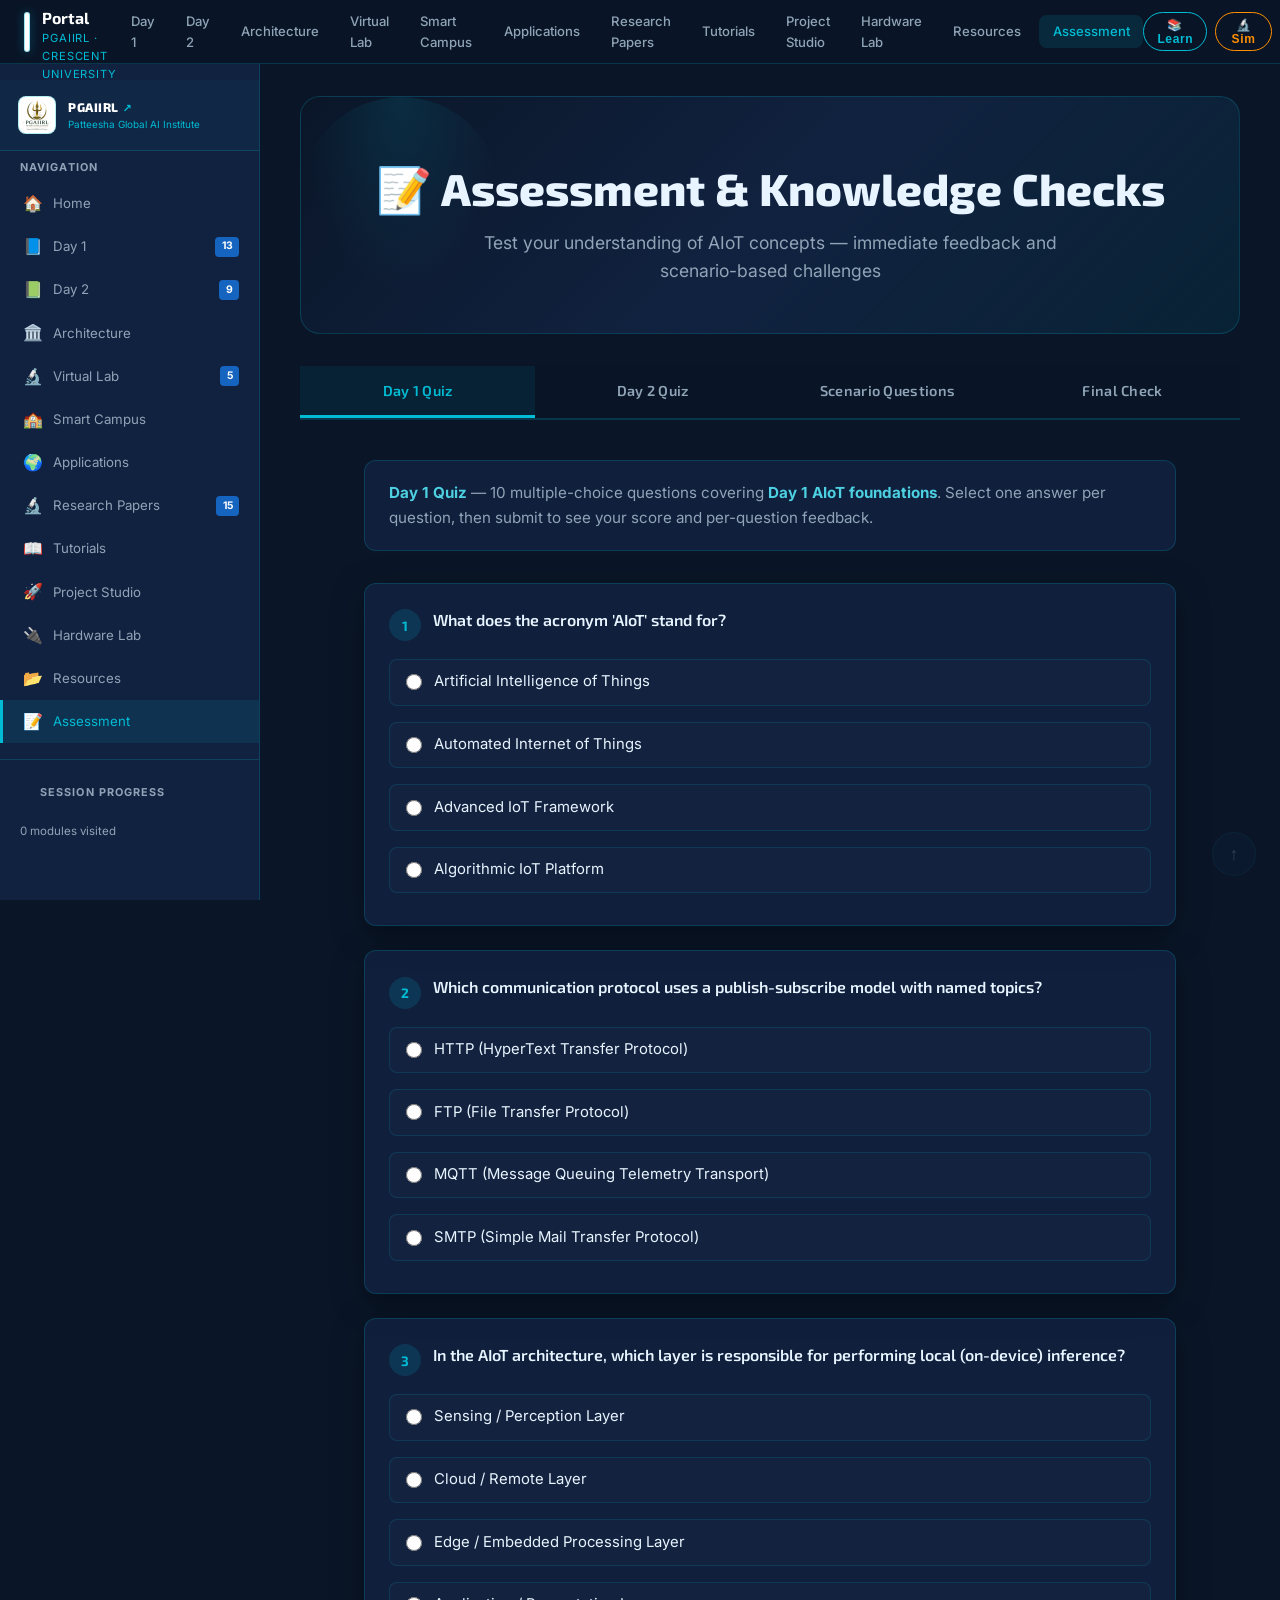
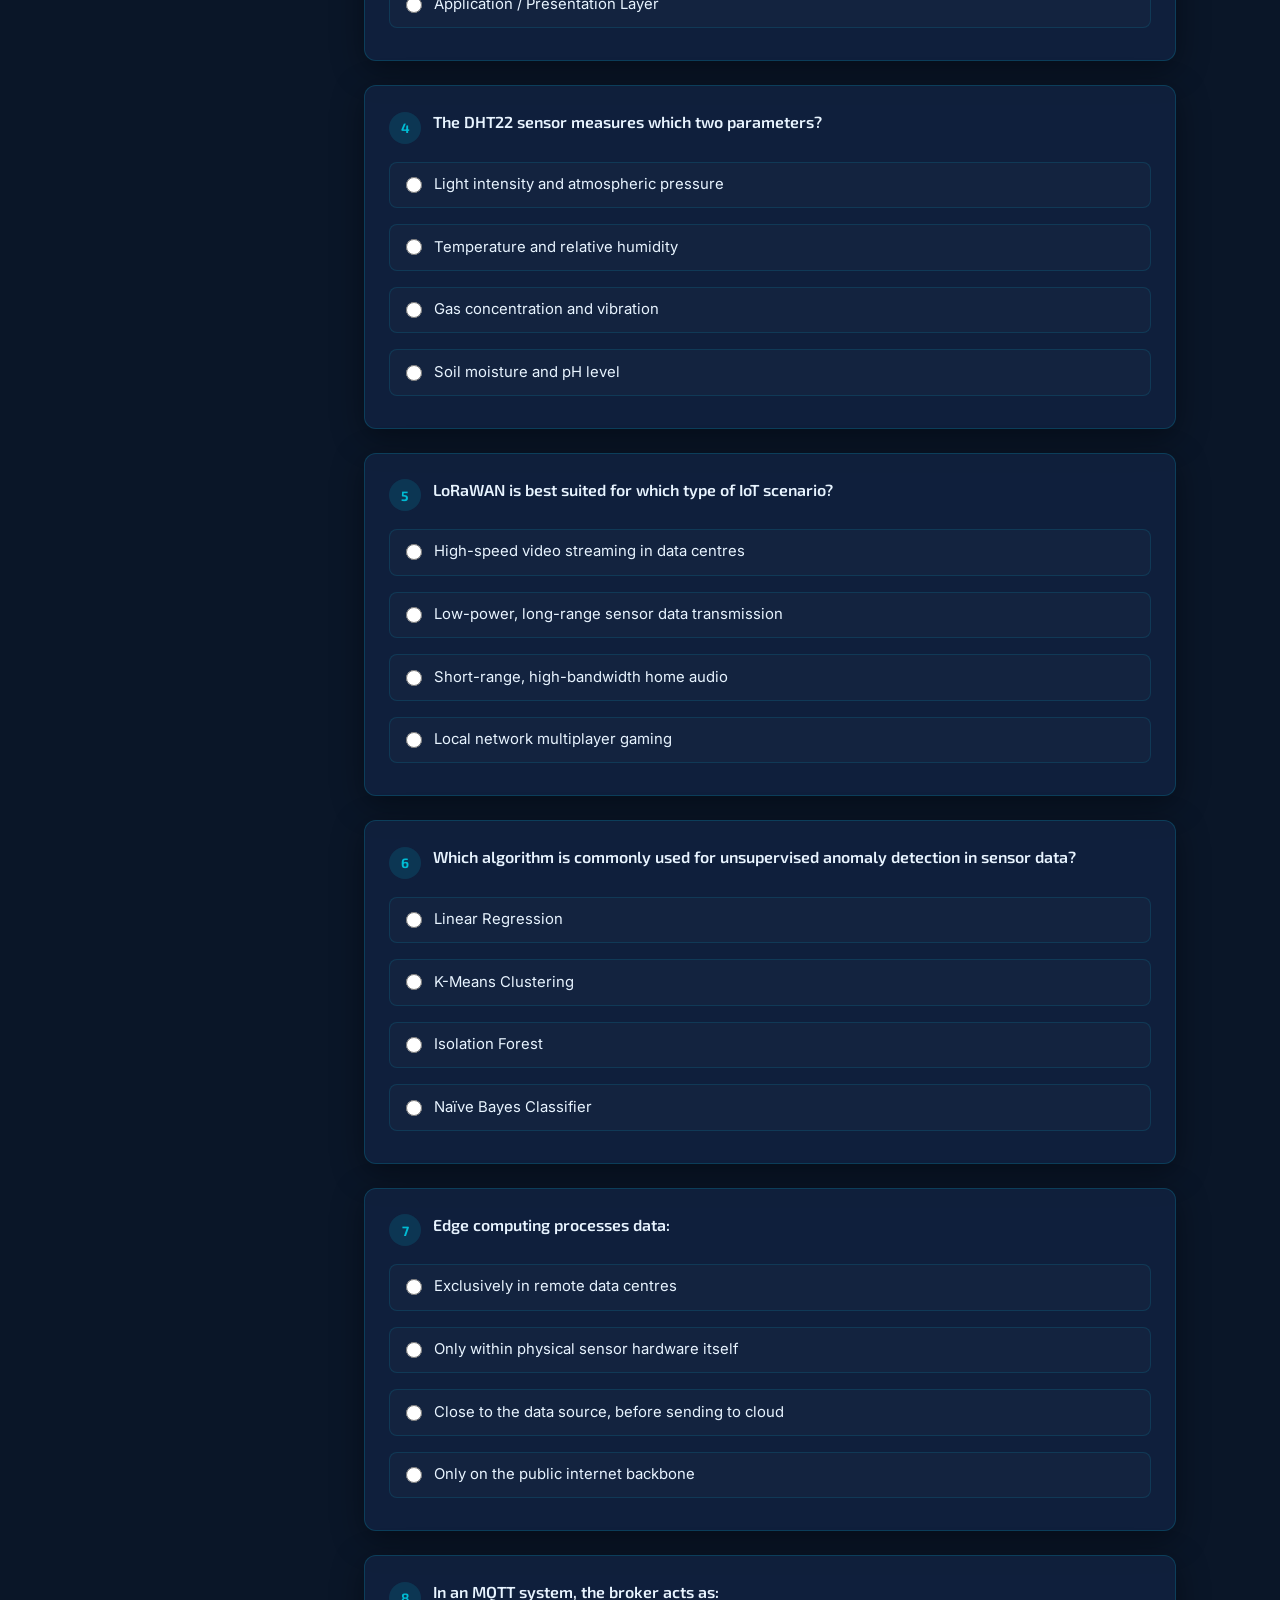
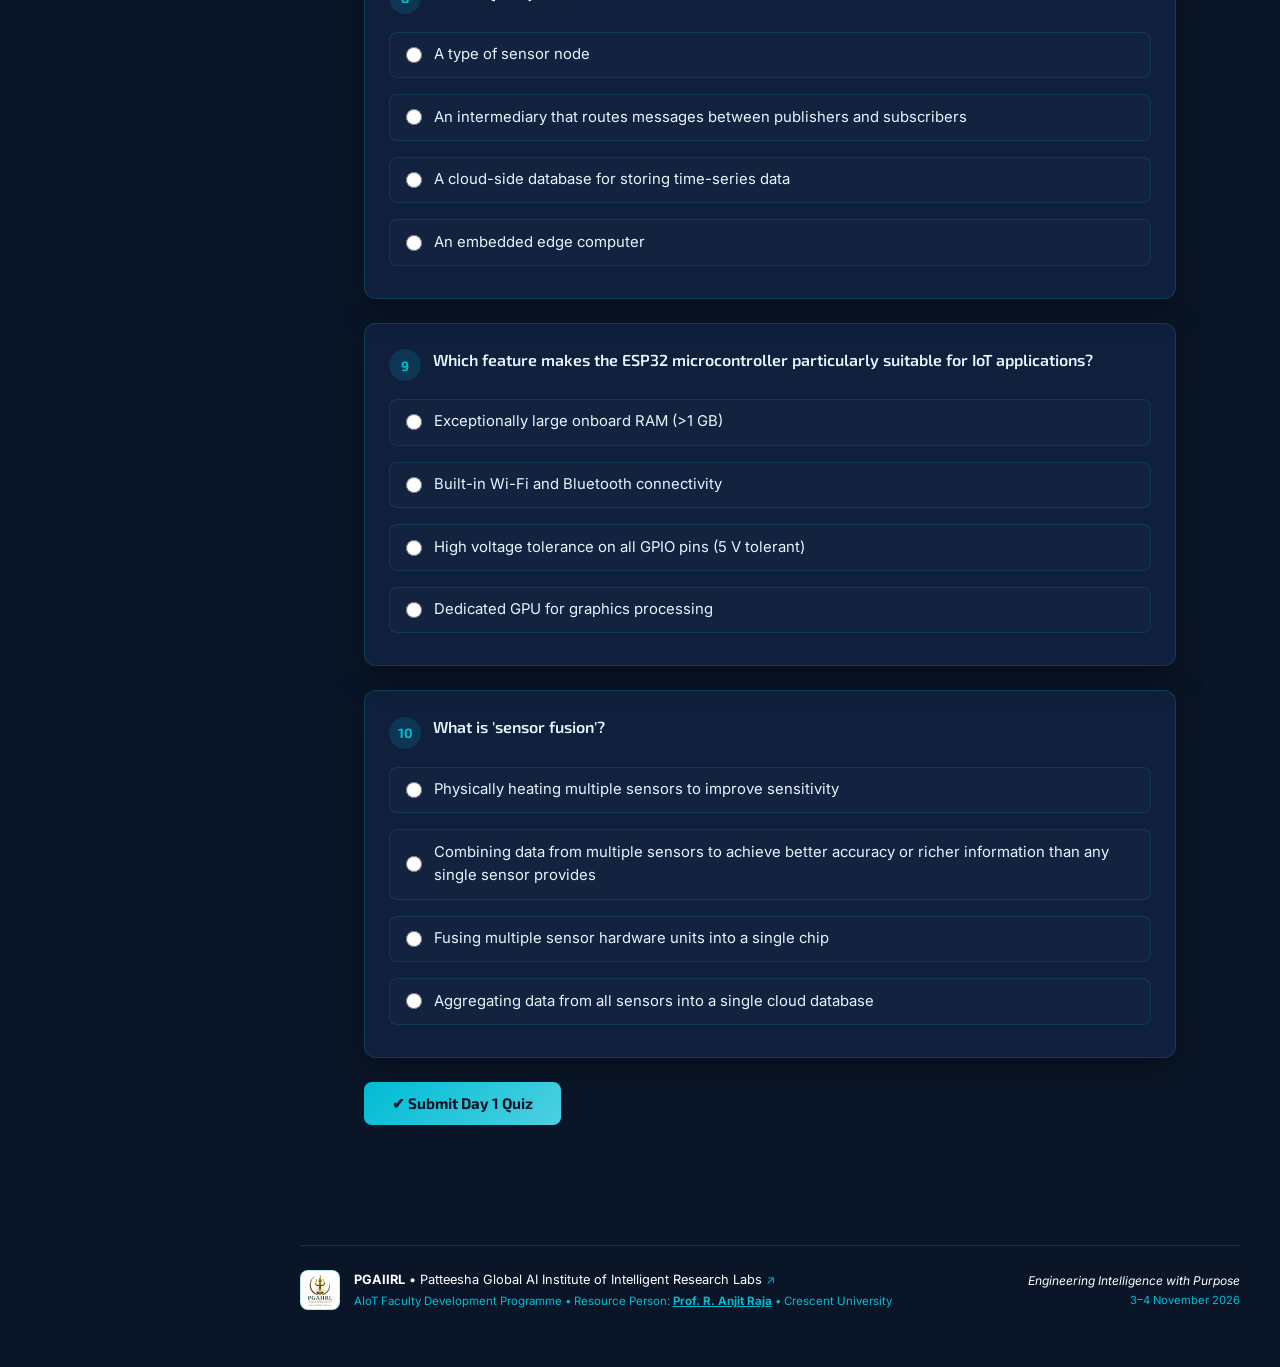
<file: pages/assessment.html>
<!DOCTYPE html>
<html lang="en">
<head>
  <meta charset="UTF-8" />
  <meta name="viewport" content="width=device-width, initial-scale=1.0" />
  <title>Assessment & Knowledge Checks | AIoT FDP Portal</title>
  <meta name="description" content="Test your understanding of AIoT concepts with immediate feedback and scenario-based challenges." />
  <link rel="icon" type="image/png" href="../Images/Final PGAIIRL Logo 2.0.png" />

  <!-- Preconnect for Google Fonts -->
  <link rel="preconnect" href="https://fonts.googleapis.com" />
  <link rel="preconnect" href="https://fonts.gstatic.com" crossorigin />
  <link href="https://fonts.googleapis.com/css2?family=Exo+2:wght@400;600;700;800&family=Inter:wght@400;500;600&display=swap" rel="stylesheet" />

  <!-- Portal Global Stylesheet -->
  <link rel="stylesheet" href="../assets/css/style.css" />

  <!-- ═══════════════════════════════════════════════
       PAGE-LEVEL STYLES
       ═══════════════════════════════════════════════ -->
  <style>
    /* ── CSS Custom Properties (portal design system) ─────────────────── */
    :root {
      --navy:        #0a1628;
      --navy-mid:    #112240;
      --cyan:        #00bcd4;
      --cyan-light:  #4dd0e1;
      --amber:       #ff8f00;
      --green:       #00c853;
      --red:         #f44336;
      --card-bg:     rgba(17, 34, 64, 0.85);
      --border:      rgba(0, 188, 212, 0.2);
      --text-primary:#e8f4ff;
      --text-muted:  #90a4b7;
      --radius:      12px;
      --shadow:      0 8px 32px rgba(0, 0, 0, 0.4);
    }

    /* ── Base Reset & Body ─────────────────────────────────────────────── */
    *, *::before, *::after { box-sizing: border-box; margin: 0; padding: 0; }

    body {
      background: var(--navy);
      color: var(--text-primary);
      font-family: 'Inter', sans-serif;
      line-height: 1.6;
      min-height: 100vh;
    }

    /* ── Page Hero ─────────────────────────────────────────────────────── */
    .page-hero {
      background: linear-gradient(135deg, var(--navy) 0%, var(--navy-mid) 50%, rgba(0,188,212,0.08) 100%);
      border-bottom: 1px solid var(--border);
      padding: 4rem 2rem 3rem;
      text-align: center;
      position: relative;
      overflow: hidden;
    }

    .page-hero::before {
      content: '';
      position: absolute;
      inset: 0;
      background: radial-gradient(ellipse at 50% 0%, rgba(0,188,212,0.12) 0%, transparent 70%);
      pointer-events: none;
    }

    .page-hero h1 {
      font-family: 'Exo 2', sans-serif;
      font-size: clamp(1.8rem, 4vw, 2.8rem);
      font-weight: 800;
      color: var(--text-primary);
      margin-bottom: 0.75rem;
      position: relative;
    }

    .page-hero .hero-subtitle {
      font-size: clamp(0.95rem, 2vw, 1.1rem);
      color: var(--text-muted);
      max-width: 640px;
      margin: 0 auto;
      position: relative;
    }

    /* ── Tab Row ───────────────────────────────────────────────────────── */
    .tab-row {
      position: sticky;
      top: 0;
      z-index: 100;
      display: flex;
      gap: 0;
      background: rgba(10, 22, 40, 0.96);
      backdrop-filter: blur(12px);
      border-bottom: 2px solid var(--border);
      overflow-x: auto;
      scrollbar-width: none;
    }

    .tab-row::-webkit-scrollbar { display: none; }

    .tab-btn {
      flex: 1;
      min-width: 130px;
      padding: 1rem 1.25rem;
      background: transparent;
      border: none;
      border-bottom: 3px solid transparent;
      color: var(--text-muted);
      font-family: 'Exo 2', sans-serif;
      font-size: 0.9rem;
      font-weight: 600;
      cursor: pointer;
      transition: all 0.25s ease;
      white-space: nowrap;
      letter-spacing: 0.02em;
    }

    .tab-btn:hover {
      color: var(--cyan-light);
      background: rgba(0,188,212,0.05);
    }

    .tab-btn.active {
      color: var(--cyan);
      border-bottom-color: var(--cyan);
      background: rgba(0,188,212,0.08);
    }

    /* ── Main Content Container ────────────────────────────────────────── */
    .assessment-body {
      max-width: 860px;
      margin: 0 auto;
      padding: 2.5rem 1.5rem 4rem;
    }

    /* ── Tab Panels ────────────────────────────────────────────────────── */
    .tab-panel { display: none; }
    .tab-panel.active { display: block; animation: fadeIn 0.3s ease; }

    @keyframes fadeIn {
      from { opacity: 0; transform: translateY(8px); }
      to   { opacity: 1; transform: translateY(0); }
    }

    /* ── Quiz Intro ────────────────────────────────────────────────────── */
    .quiz-intro {
      background: var(--card-bg);
      border: 1px solid var(--border);
      border-radius: var(--radius);
      padding: 1.25rem 1.5rem;
      margin-bottom: 2rem;
      color: var(--text-muted);
      font-size: 0.95rem;
    }

    .quiz-intro strong { color: var(--cyan-light); }

    /* ── Quiz Question Card ────────────────────────────────────────────── */
    .quiz-question {
      background: var(--card-bg);
      border: 1px solid var(--border);
      border-radius: var(--radius);
      padding: 1.5rem;
      margin-bottom: 1.5rem;
      box-shadow: var(--shadow);
      transition: border-color 0.2s;
    }

    .quiz-question.answered-correct { border-color: rgba(0,200,83,0.5); }
    .quiz-question.answered-wrong   { border-color: rgba(244,67,54,0.5); }

    .question-header {
      display: flex;
      align-items: flex-start;
      gap: 0.75rem;
      margin-bottom: 1.1rem;
    }

    .question-number {
      background: rgba(0,188,212,0.15);
      color: var(--cyan);
      border-radius: 50%;
      width: 2rem;
      height: 2rem;
      display: flex;
      align-items: center;
      justify-content: center;
      font-family: 'Exo 2', sans-serif;
      font-weight: 700;
      font-size: 0.85rem;
      flex-shrink: 0;
      margin-top: 0.1rem;
    }

    .quiz-question h3 {
      font-family: 'Exo 2', sans-serif;
      font-size: 1rem;
      font-weight: 600;
      color: var(--text-primary);
      line-height: 1.5;
    }

    /* ── Quiz Options ──────────────────────────────────────────────────── */
    .quiz-options {
      display: flex;
      flex-column: column;
      flex-direction: column;
      gap: 0.5rem;
    }

    .quiz-option {
      display: flex;
      align-items: center;
      gap: 0.75rem;
      padding: 0.65rem 1rem;
      border: 1px solid rgba(0,188,212,0.15);
      border-radius: 8px;
      cursor: pointer;
      transition: all 0.2s ease;
      font-size: 0.93rem;
      color: var(--text-primary);
      background: rgba(255,255,255,0.02);
      position: relative;
    }

    .quiz-option:hover {
      border-color: var(--cyan);
      background: rgba(0,188,212,0.07);
    }

    .quiz-option input[type="radio"] {
      accent-color: var(--cyan);
      width: 1rem;
      height: 1rem;
      flex-shrink: 0;
    }

    /* Post-submit states */
    .quiz-option.correct {
      background: rgba(0,200,83,0.12);
      border-color: var(--green);
      color: #b9f0ce;
    }

    .quiz-option.wrong {
      background: rgba(244,67,54,0.10);
      border-color: var(--red);
      color: #f5a9a3;
    }

    .quiz-option.selected {
      border-color: var(--cyan);
      background: rgba(0,188,212,0.1);
    }

    .option-icon {
      margin-left: auto;
      font-size: 1rem;
      display: none;
    }

    .quiz-option.correct .option-icon,
    .quiz-option.wrong   .option-icon { display: inline; }

    /* ── Question Feedback (per-question after submit) ─────────────────── */
    .question-feedback {
      margin-top: 0.75rem;
      font-size: 0.85rem;
      color: var(--text-muted);
      padding: 0.5rem 0.75rem;
      border-radius: 6px;
      background: rgba(255,255,255,0.03);
      display: none;
    }

    .question-feedback.show { display: block; }
    .question-feedback.ok   { color: #7ae89a; }
    .question-feedback.fail { color: #f5a9a3; }

    /* ── Submit Button ─────────────────────────────────────────────────── */
    .btn {
      display: inline-flex;
      align-items: center;
      gap: 0.5rem;
      padding: 0.75rem 1.75rem;
      border: none;
      border-radius: 8px;
      font-family: 'Exo 2', sans-serif;
      font-size: 0.95rem;
      font-weight: 700;
      cursor: pointer;
      transition: all 0.2s ease;
      text-decoration: none;
    }

    .btn-primary {
      background: linear-gradient(135deg, var(--cyan), var(--cyan-light));
      color: var(--navy);
    }

    .btn-primary:hover {
      transform: translateY(-2px);
      box-shadow: 0 6px 20px rgba(0,188,212,0.4);
    }

    .btn-reset {
      background: rgba(255,255,255,0.06);
      border: 1px solid var(--border);
      color: var(--text-muted);
      margin-left: 1rem;
    }

    .btn-reset:hover {
      background: rgba(255,255,255,0.12);
      color: var(--text-primary);
    }

    .quiz-actions { margin-top: 1.5rem; display: flex; align-items: center; flex-wrap: wrap; gap: 0.75rem; }

    /* ── Result Box ────────────────────────────────────────────────────── */
    .result-box {
      display: none;
      background: var(--card-bg);
      border: 1px solid var(--border);
      border-radius: var(--radius);
      padding: 2rem;
      margin-top: 2rem;
      text-align: center;
      box-shadow: var(--shadow);
    }

    .result-box.show { display: block; animation: fadeIn 0.4s ease; }

    .score-badge {
      width: 90px;
      height: 90px;
      border-radius: 50%;
      display: flex;
      align-items: center;
      justify-content: center;
      margin: 0 auto 1rem;
      font-family: 'Exo 2', sans-serif;
      font-size: 2rem;
      font-weight: 800;
      border: 4px solid;
    }

    .score-badge.excellent { color: var(--green);  border-color: var(--green);  background: rgba(0,200,83,0.12); }
    .score-badge.good      { color: var(--amber);  border-color: var(--amber);  background: rgba(255,143,0,0.12); }
    .score-badge.review    { color: var(--red);    border-color: var(--red);    background: rgba(244,67,54,0.12); }

    .result-label {
      font-family: 'Exo 2', sans-serif;
      font-size: 1.2rem;
      font-weight: 700;
      margin-bottom: 0.35rem;
    }

    .result-label.excellent { color: var(--green); }
    .result-label.good      { color: var(--amber); }
    .result-label.review    { color: var(--red); }

    .result-subtitle { color: var(--text-muted); font-size: 0.9rem; margin-bottom: 1.5rem; }

    /* ── Panel Section Headings ────────────────────────────────────────── */
    .panel-heading {
      font-family: 'Exo 2', sans-serif;
      font-size: 1.4rem;
      font-weight: 700;
      color: var(--text-primary);
      margin-bottom: 0.4rem;
    }

    .panel-subheading {
      color: var(--text-muted);
      font-size: 0.95rem;
      margin-bottom: 2rem;
    }

    /* ── Scenario Cards ────────────────────────────────────────────────── */
    .scenario-card {
      background: var(--card-bg);
      border: 1px solid var(--border);
      border-radius: var(--radius);
      padding: 1.75rem;
      margin-bottom: 2rem;
      box-shadow: var(--shadow);
    }

    .scenario-number {
      display: inline-block;
      background: rgba(0,188,212,0.15);
      color: var(--cyan);
      border-radius: 20px;
      padding: 0.2rem 0.85rem;
      font-family: 'Exo 2', sans-serif;
      font-size: 0.8rem;
      font-weight: 700;
      letter-spacing: 0.05em;
      text-transform: uppercase;
      margin-bottom: 1rem;
    }

    .scenario-title {
      font-family: 'Exo 2', sans-serif;
      font-size: 1.05rem;
      font-weight: 700;
      color: var(--text-primary);
      margin-bottom: 0.85rem;
    }

    .scenario-description {
      color: var(--text-muted);
      font-size: 0.93rem;
      line-height: 1.65;
      margin-bottom: 1.25rem;
      padding: 1rem;
      background: rgba(255,255,255,0.03);
      border-left: 3px solid var(--cyan);
      border-radius: 0 6px 6px 0;
    }

    .scenario-description .note {
      display: block;
      margin-top: 0.6rem;
      color: var(--amber);
      font-style: italic;
      font-size: 0.88rem;
    }

    .scenario-question {
      font-size: 0.95rem;
      font-weight: 600;
      color: var(--text-primary);
      margin-bottom: 0.85rem;
    }

    .scenario-explanation {
      display: none;
      margin-top: 1.25rem;
      padding: 1rem 1.25rem;
      border: 1px solid var(--cyan);
      border-radius: 8px;
      background: rgba(0,188,212,0.06);
      color: var(--text-muted);
      font-size: 0.9rem;
      line-height: 1.6;
    }

    .scenario-explanation.show { display: block; animation: fadeIn 0.3s ease; }
    .scenario-explanation strong { color: var(--cyan-light); }

    .btn-check {
      background: rgba(0,188,212,0.12);
      border: 1px solid var(--cyan);
      color: var(--cyan-light);
      padding: 0.6rem 1.4rem;
      border-radius: 8px;
      font-family: 'Exo 2', sans-serif;
      font-weight: 600;
      font-size: 0.9rem;
      cursor: pointer;
      transition: all 0.2s;
    }

    .btn-check:hover { background: rgba(0,188,212,0.2); }
    .btn-check:disabled { opacity: 0.45; cursor: not-allowed; }

    /* ── Progress Section (Final Tab) ──────────────────────────────────── */
    .progress-section {
      background: var(--card-bg);
      border: 1px solid var(--border);
      border-radius: var(--radius);
      padding: 1.5rem;
      margin-bottom: 2rem;
    }

    .progress-section h3 {
      font-family: 'Exo 2', sans-serif;
      font-size: 1rem;
      font-weight: 700;
      color: var(--cyan-light);
      margin-bottom: 0.75rem;
    }

    .modules-explored {
      font-size: 1.5rem;
      font-weight: 700;
      color: var(--text-primary);
      font-family: 'Exo 2', sans-serif;
      margin-bottom: 0.75rem;
    }

    .modules-explored span { color: var(--cyan); }

    .progress-bar-container {
      background: rgba(255,255,255,0.07);
      border-radius: 100px;
      height: 10px;
      overflow: hidden;
    }

    .progress-bar {
      height: 100%;
      border-radius: 100px;
      background: linear-gradient(90deg, var(--cyan), var(--cyan-light));
      transition: width 0.6s ease;
    }

    /* ── True / False Questions ────────────────────────────────────────── */
    .tf-section { margin-bottom: 2rem; }

    .tf-section h3 {
      font-family: 'Exo 2', sans-serif;
      font-size: 1.05rem;
      font-weight: 700;
      color: var(--cyan-light);
      margin-bottom: 1.25rem;
      display: flex;
      align-items: center;
      gap: 0.5rem;
    }

    .tf-score {
      margin-left: auto;
      background: rgba(0,188,212,0.12);
      color: var(--cyan);
      border-radius: 20px;
      padding: 0.2rem 0.85rem;
      font-size: 0.85rem;
      font-weight: 700;
    }

    .tf-question {
      background: var(--card-bg);
      border: 1px solid var(--border);
      border-radius: var(--radius);
      padding: 1.2rem 1.4rem;
      margin-bottom: 1rem;
      transition: border-color 0.2s;
    }

    .tf-question.correct-q { border-color: rgba(0,200,83,0.45); }
    .tf-question.wrong-q   { border-color: rgba(244,67,54,0.45); }

    .tf-statement {
      font-size: 0.95rem;
      color: var(--text-primary);
      margin-bottom: 0.9rem;
      line-height: 1.55;
    }

    .tf-controls {
      display: flex;
      gap: 0.75rem;
      align-items: center;
    }

    .tf-btn {
      padding: 0.5rem 1.5rem;
      border-radius: 8px;
      border: 2px solid transparent;
      font-family: 'Exo 2', sans-serif;
      font-weight: 700;
      font-size: 0.9rem;
      cursor: pointer;
      transition: all 0.2s;
    }

    .tf-btn.true-btn  { background: rgba(0,200,83,0.1);   border-color: rgba(0,200,83,0.3);   color: #7ae89a; }
    .tf-btn.false-btn { background: rgba(244,67,54,0.1);  border-color: rgba(244,67,54,0.3);  color: #f5a9a3; }

    .tf-btn:hover { filter: brightness(1.2); transform: scale(1.03); }
    .tf-btn:disabled { opacity: 0.45; cursor: not-allowed; transform: none; filter: none; }
    .tf-btn.selected-correct { background: rgba(0,200,83,0.25);  border-color: var(--green); }
    .tf-btn.selected-wrong   { background: rgba(244,67,54,0.25); border-color: var(--red);   }

    .tf-feedback {
      display: none;
      margin-top: 0.75rem;
      font-size: 0.85rem;
      color: var(--text-muted);
      padding: 0.55rem 0.9rem;
      background: rgba(255,255,255,0.03);
      border-radius: 6px;
    }

    .tf-feedback.show { display: block; }
    .tf-result-icon { font-size: 1rem; margin-right: 0.35rem; }

    /* ── Reflection Section ────────────────────────────────────────────── */
    .reflection-section {
      background: var(--card-bg);
      border: 1px solid var(--border);
      border-radius: var(--radius);
      padding: 1.75rem;
      margin-bottom: 2rem;
    }

    .reflection-section h3 {
      font-family: 'Exo 2', sans-serif;
      font-size: 1.05rem;
      font-weight: 700;
      color: var(--cyan-light);
      margin-bottom: 0.5rem;
    }

    .reflection-prompt {
      color: var(--text-muted);
      font-size: 0.92rem;
      line-height: 1.65;
      margin-bottom: 1.1rem;
    }

    .reflection-textarea {
      width: 100%;
      min-height: 160px;
      background: rgba(255,255,255,0.04);
      border: 1px solid var(--border);
      border-radius: 8px;
      padding: 0.85rem 1rem;
      color: var(--text-primary);
      font-family: 'Inter', sans-serif;
      font-size: 0.93rem;
      line-height: 1.6;
      resize: vertical;
      transition: border-color 0.2s;
      display: block;
    }

    .reflection-textarea:focus {
      outline: none;
      border-color: var(--cyan);
    }

    .word-count {
      margin-top: 0.45rem;
      font-size: 0.82rem;
      color: var(--text-muted);
      text-align: right;
    }

    .word-count span { color: var(--cyan-light); font-weight: 600; }

    .reflection-confirm {
      display: none;
      margin-top: 0.85rem;
      padding: 0.65rem 1rem;
      background: rgba(0,200,83,0.1);
      border: 1px solid rgba(0,200,83,0.4);
      border-radius: 8px;
      color: #7ae89a;
      font-size: 0.9rem;
    }

    .reflection-confirm.show { display: block; animation: fadeIn 0.3s ease; }

    /* ── Completion Message ─────────────────────────────────────────────── */
    .completion-message {
      display: none;
      text-align: center;
      padding: 2.5rem 2rem;
      background: var(--card-bg);
      border: 2px solid var(--cyan);
      border-radius: var(--radius);
      margin-top: 2rem;
      box-shadow: 0 0 40px rgba(0,188,212,0.2), var(--shadow);
      animation: glowPulse 3s ease-in-out infinite;
      position: relative;
      overflow: hidden;
    }

    .completion-message.show { display: block; animation: completionReveal 0.6s ease forwards, glowPulse 3s ease-in-out 0.6s infinite; }

    @keyframes completionReveal {
      from { opacity: 0; transform: scale(0.95); }
      to   { opacity: 1; transform: scale(1); }
    }

    @keyframes glowPulse {
      0%, 100% { box-shadow: 0 0 30px rgba(0,188,212,0.2), var(--shadow); }
      50%       { box-shadow: 0 0 60px rgba(0,188,212,0.4), 0 0 100px rgba(0,200,83,0.1), var(--shadow); }
    }

    .completion-message .trophy { font-size: 3.5rem; display: block; margin-bottom: 0.75rem; }
    .completion-message h2 {
      font-family: 'Exo 2', sans-serif;
      font-size: 1.6rem;
      font-weight: 800;
      background: linear-gradient(135deg, var(--cyan), var(--green));
      -webkit-background-clip: text;
      -webkit-text-fill-color: transparent;
      background-clip: text;
      margin-bottom: 0.75rem;
    }

    .completion-message p {
      color: var(--text-muted);
      font-size: 0.95rem;
      margin-bottom: 0.5rem;
      line-height: 1.6;
    }

    .completion-message .signature {
      margin-top: 1.5rem;
      font-style: italic;
      color: var(--cyan-light);
      font-size: 0.88rem;
    }

    /* Confetti particles */
    .confetti-container {
      position: absolute;
      inset: 0;
      pointer-events: none;
      overflow: hidden;
    }

    .confetti-particle {
      position: absolute;
      width: 8px;
      height: 8px;
      border-radius: 2px;
      opacity: 0;
      animation: confettiFall 4s ease-in infinite;
    }

    @keyframes confettiFall {
      0%   { opacity: 1; transform: translateY(-20px) rotate(0deg) scale(1); }
      80%  { opacity: 0.6; }
      100% { opacity: 0; transform: translateY(320px) rotate(720deg) scale(0.5); }
    }

    /* ── Divider ───────────────────────────────────────────────────────── */
    .section-divider {
      height: 1px;
      background: var(--border);
      margin: 2rem 0;
    }

    /* ── Responsive ────────────────────────────────────────────────────── */
    @media (max-width: 600px) {
      .tab-btn { font-size: 0.8rem; padding: 0.75rem 0.75rem; min-width: 100px; }
      .assessment-body { padding: 1.5rem 1rem 3rem; }
      .quiz-question { padding: 1.1rem; }
      .scenario-card { padding: 1.25rem; }
    }
  </style>
</head>

<body data-portal="assessment">

  <!-- ═══════════════════════════════════════════════════
       NAV INJECTION TARGET — portal.js / nav.js
       ═══════════════════════════════════════════════════ -->
  <div id="portal-nav"></div>

  <!-- ═══════════════════════════════════════════════════
       1. PAGE HERO
       ═══════════════════════════════════════════════════ -->
  <section class="page-hero" aria-labelledby="page-title">
    <h1 id="page-title">📝 Assessment &amp; Knowledge Checks</h1>
    <p class="hero-subtitle">
      Test your understanding of AIoT concepts — immediate feedback and scenario-based challenges
    </p>
  </section>

  <!-- ═══════════════════════════════════════════════════
       2. TAB NAVIGATION ROW
       ═══════════════════════════════════════════════════ -->
  <nav class="tab-row" role="tablist" aria-label="Assessment sections">
    <button class="tab-btn active" role="tab" aria-selected="true"  aria-controls="quiz-day1"      id="tab-day1"      data-tab="quiz-day1">Day 1 Quiz</button>
    <button class="tab-btn"        role="tab" aria-selected="false" aria-controls="quiz-day2"      id="tab-day2"      data-tab="quiz-day2">Day 2 Quiz</button>
    <button class="tab-btn"        role="tab" aria-selected="false" aria-controls="quiz-scenarios" id="tab-scenarios" data-tab="quiz-scenarios">Scenario Questions</button>
    <button class="tab-btn"        role="tab" aria-selected="false" aria-controls="quiz-final"     id="tab-final"     data-tab="quiz-final">Final Check</button>
  </nav>

  <!-- ═══════════════════════════════════════════════════
       ASSESSMENT BODY
       ═══════════════════════════════════════════════════ -->
  <main class="assessment-body">

    <!-- ─────────────────────────────────────────────────
         3. DAY 1 QUIZ TAB PANEL
         ───────────────────────────────────────────────── -->
    <section class="tab-panel active" id="quiz-day1" role="tabpanel" aria-labelledby="tab-day1">

      <div class="quiz-intro">
        <strong>Day 1 Quiz</strong> — 10 multiple-choice questions covering
        <strong>Day 1 AIoT foundations</strong>. Select one answer per question, then
        submit to see your score and per-question feedback.
      </div>

      <form id="form-day1" novalidate>

        <!-- Q1 -->
        <article class="quiz-question" id="qq1-d1">
          <div class="question-header">
            <span class="question-number" aria-hidden="true">1</span>
            <h3>What does the acronym 'AIoT' stand for?</h3>
          </div>
          <div class="quiz-options" role="group" aria-labelledby="qq1-d1">
            <label class="quiz-option" data-correct="true">
              <input type="radio" name="q1d1" value="a" /> Artificial Intelligence of Things
              <span class="option-icon" aria-hidden="true"></span>
            </label>
            <label class="quiz-option">
              <input type="radio" name="q1d1" value="b" /> Automated Internet of Things
              <span class="option-icon" aria-hidden="true"></span>
            </label>
            <label class="quiz-option">
              <input type="radio" name="q1d1" value="c" /> Advanced IoT Framework
              <span class="option-icon" aria-hidden="true"></span>
            </label>
            <label class="quiz-option">
              <input type="radio" name="q1d1" value="d" /> Algorithmic IoT Platform
              <span class="option-icon" aria-hidden="true"></span>
            </label>
          </div>
          <p class="question-feedback" aria-live="polite"></p>
        </article>

        <!-- Q2 -->
        <article class="quiz-question" id="qq2-d1">
          <div class="question-header">
            <span class="question-number" aria-hidden="true">2</span>
            <h3>Which communication protocol uses a publish-subscribe model with named topics?</h3>
          </div>
          <div class="quiz-options" role="group">
            <label class="quiz-option">
              <input type="radio" name="q2d1" value="a" /> HTTP (HyperText Transfer Protocol)
              <span class="option-icon"></span>
            </label>
            <label class="quiz-option">
              <input type="radio" name="q2d1" value="b" /> FTP (File Transfer Protocol)
              <span class="option-icon"></span>
            </label>
            <label class="quiz-option" data-correct="true">
              <input type="radio" name="q2d1" value="c" /> MQTT (Message Queuing Telemetry Transport)
              <span class="option-icon"></span>
            </label>
            <label class="quiz-option">
              <input type="radio" name="q2d1" value="d" /> SMTP (Simple Mail Transfer Protocol)
              <span class="option-icon"></span>
            </label>
          </div>
          <p class="question-feedback" aria-live="polite"></p>
        </article>

        <!-- Q3 -->
        <article class="quiz-question" id="qq3-d1">
          <div class="question-header">
            <span class="question-number" aria-hidden="true">3</span>
            <h3>In the AIoT architecture, which layer is responsible for performing local (on-device) inference?</h3>
          </div>
          <div class="quiz-options" role="group">
            <label class="quiz-option">
              <input type="radio" name="q3d1" value="a" /> Sensing / Perception Layer
              <span class="option-icon"></span>
            </label>
            <label class="quiz-option">
              <input type="radio" name="q3d1" value="b" /> Cloud / Remote Layer
              <span class="option-icon"></span>
            </label>
            <label class="quiz-option" data-correct="true">
              <input type="radio" name="q3d1" value="c" /> Edge / Embedded Processing Layer
              <span class="option-icon"></span>
            </label>
            <label class="quiz-option">
              <input type="radio" name="q3d1" value="d" /> Application / Presentation Layer
              <span class="option-icon"></span>
            </label>
          </div>
          <p class="question-feedback" aria-live="polite"></p>
        </article>

        <!-- Q4 -->
        <article class="quiz-question" id="qq4-d1">
          <div class="question-header">
            <span class="question-number" aria-hidden="true">4</span>
            <h3>The DHT22 sensor measures which two parameters?</h3>
          </div>
          <div class="quiz-options" role="group">
            <label class="quiz-option">
              <input type="radio" name="q4d1" value="a" /> Light intensity and atmospheric pressure
              <span class="option-icon"></span>
            </label>
            <label class="quiz-option" data-correct="true">
              <input type="radio" name="q4d1" value="b" /> Temperature and relative humidity
              <span class="option-icon"></span>
            </label>
            <label class="quiz-option">
              <input type="radio" name="q4d1" value="c" /> Gas concentration and vibration
              <span class="option-icon"></span>
            </label>
            <label class="quiz-option">
              <input type="radio" name="q4d1" value="d" /> Soil moisture and pH level
              <span class="option-icon"></span>
            </label>
          </div>
          <p class="question-feedback" aria-live="polite"></p>
        </article>

        <!-- Q5 -->
        <article class="quiz-question" id="qq5-d1">
          <div class="question-header">
            <span class="question-number" aria-hidden="true">5</span>
            <h3>LoRaWAN is best suited for which type of IoT scenario?</h3>
          </div>
          <div class="quiz-options" role="group">
            <label class="quiz-option">
              <input type="radio" name="q5d1" value="a" /> High-speed video streaming in data centres
              <span class="option-icon"></span>
            </label>
            <label class="quiz-option" data-correct="true">
              <input type="radio" name="q5d1" value="b" /> Low-power, long-range sensor data transmission
              <span class="option-icon"></span>
            </label>
            <label class="quiz-option">
              <input type="radio" name="q5d1" value="c" /> Short-range, high-bandwidth home audio
              <span class="option-icon"></span>
            </label>
            <label class="quiz-option">
              <input type="radio" name="q5d1" value="d" /> Local network multiplayer gaming
              <span class="option-icon"></span>
            </label>
          </div>
          <p class="question-feedback" aria-live="polite"></p>
        </article>

        <!-- Q6 -->
        <article class="quiz-question" id="qq6-d1">
          <div class="question-header">
            <span class="question-number" aria-hidden="true">6</span>
            <h3>Which algorithm is commonly used for unsupervised anomaly detection in sensor data?</h3>
          </div>
          <div class="quiz-options" role="group">
            <label class="quiz-option">
              <input type="radio" name="q6d1" value="a" /> Linear Regression
              <span class="option-icon"></span>
            </label>
            <label class="quiz-option">
              <input type="radio" name="q6d1" value="b" /> K-Means Clustering
              <span class="option-icon"></span>
            </label>
            <label class="quiz-option" data-correct="true">
              <input type="radio" name="q6d1" value="c" /> Isolation Forest
              <span class="option-icon"></span>
            </label>
            <label class="quiz-option">
              <input type="radio" name="q6d1" value="d" /> Naïve Bayes Classifier
              <span class="option-icon"></span>
            </label>
          </div>
          <p class="question-feedback" aria-live="polite"></p>
        </article>

        <!-- Q7 -->
        <article class="quiz-question" id="qq7-d1">
          <div class="question-header">
            <span class="question-number" aria-hidden="true">7</span>
            <h3>Edge computing processes data:</h3>
          </div>
          <div class="quiz-options" role="group">
            <label class="quiz-option">
              <input type="radio" name="q7d1" value="a" /> Exclusively in remote data centres
              <span class="option-icon"></span>
            </label>
            <label class="quiz-option">
              <input type="radio" name="q7d1" value="b" /> Only within physical sensor hardware itself
              <span class="option-icon"></span>
            </label>
            <label class="quiz-option" data-correct="true">
              <input type="radio" name="q7d1" value="c" /> Close to the data source, before sending to cloud
              <span class="option-icon"></span>
            </label>
            <label class="quiz-option">
              <input type="radio" name="q7d1" value="d" /> Only on the public internet backbone
              <span class="option-icon"></span>
            </label>
          </div>
          <p class="question-feedback" aria-live="polite"></p>
        </article>

        <!-- Q8 -->
        <article class="quiz-question" id="qq8-d1">
          <div class="question-header">
            <span class="question-number" aria-hidden="true">8</span>
            <h3>In an MQTT system, the broker acts as:</h3>
          </div>
          <div class="quiz-options" role="group">
            <label class="quiz-option">
              <input type="radio" name="q8d1" value="a" /> A type of sensor node
              <span class="option-icon"></span>
            </label>
            <label class="quiz-option" data-correct="true">
              <input type="radio" name="q8d1" value="b" /> An intermediary that routes messages between publishers and subscribers
              <span class="option-icon"></span>
            </label>
            <label class="quiz-option">
              <input type="radio" name="q8d1" value="c" /> A cloud-side database for storing time-series data
              <span class="option-icon"></span>
            </label>
            <label class="quiz-option">
              <input type="radio" name="q8d1" value="d" /> An embedded edge computer
              <span class="option-icon"></span>
            </label>
          </div>
          <p class="question-feedback" aria-live="polite"></p>
        </article>

        <!-- Q9 -->
        <article class="quiz-question" id="qq9-d1">
          <div class="question-header">
            <span class="question-number" aria-hidden="true">9</span>
            <h3>Which feature makes the ESP32 microcontroller particularly suitable for IoT applications?</h3>
          </div>
          <div class="quiz-options" role="group">
            <label class="quiz-option">
              <input type="radio" name="q9d1" value="a" /> Exceptionally large onboard RAM (&gt;1 GB)
              <span class="option-icon"></span>
            </label>
            <label class="quiz-option" data-correct="true">
              <input type="radio" name="q9d1" value="b" /> Built-in Wi-Fi and Bluetooth connectivity
              <span class="option-icon"></span>
            </label>
            <label class="quiz-option">
              <input type="radio" name="q9d1" value="c" /> High voltage tolerance on all GPIO pins (5 V tolerant)
              <span class="option-icon"></span>
            </label>
            <label class="quiz-option">
              <input type="radio" name="q9d1" value="d" /> Dedicated GPU for graphics processing
              <span class="option-icon"></span>
            </label>
          </div>
          <p class="question-feedback" aria-live="polite"></p>
        </article>

        <!-- Q10 -->
        <article class="quiz-question" id="qq10-d1">
          <div class="question-header">
            <span class="question-number" aria-hidden="true">10</span>
            <h3>What is 'sensor fusion'?</h3>
          </div>
          <div class="quiz-options" role="group">
            <label class="quiz-option">
              <input type="radio" name="q10d1" value="a" /> Physically heating multiple sensors to improve sensitivity
              <span class="option-icon"></span>
            </label>
            <label class="quiz-option" data-correct="true">
              <input type="radio" name="q10d1" value="b" /> Combining data from multiple sensors to achieve better accuracy or richer information than any single sensor provides
              <span class="option-icon"></span>
            </label>
            <label class="quiz-option">
              <input type="radio" name="q10d1" value="c" /> Fusing multiple sensor hardware units into a single chip
              <span class="option-icon"></span>
            </label>
            <label class="quiz-option">
              <input type="radio" name="q10d1" value="d" /> Aggregating data from all sensors into a single cloud database
              <span class="option-icon"></span>
            </label>
          </div>
          <p class="question-feedback" aria-live="polite"></p>
        </article>

        <!-- Submit / Reset Actions -->
        <div class="quiz-actions">
          <button type="button" id="submit-day1" class="btn btn-primary">
            ✔ Submit Day 1 Quiz
          </button>
          <button type="button" id="reset-day1" class="btn btn-reset" style="display:none;">
            🔄 Try Again
          </button>
        </div>

      </form><!-- /#form-day1 -->

      <!-- Results Area -->
      <div id="result-day1" class="result-box" role="alert" aria-live="polite">
        <div class="score-badge" id="badge-day1"></div>
        <p class="result-label" id="label-day1"></p>
        <p class="result-subtitle" id="subtitle-day1"></p>
      </div>

    </section><!-- /#quiz-day1 -->


    <!-- ─────────────────────────────────────────────────
         4. DAY 2 QUIZ TAB PANEL
         ───────────────────────────────────────────────── -->
    <section class="tab-panel" id="quiz-day2" role="tabpanel" aria-labelledby="tab-day2">

      <div class="quiz-intro">
        <strong>Day 2 Quiz</strong> — 8 multiple-choice questions covering
        <strong>smart system design, advanced AI, and responsible deployment</strong>.
        Select one answer per question, then submit.
      </div>

      <form id="form-day2" novalidate>

        <!-- D2 Q1 -->
        <article class="quiz-question" id="qq1-d2">
          <div class="question-header">
            <span class="question-number">1</span>
            <h3>In the Smart-System Design Methodology introduced in Day 2, what is the first and most critical step?</h3>
          </div>
          <div class="quiz-options" role="group">
            <label class="quiz-option">
              <input type="radio" name="q1d2" value="a" /> Selecting the most suitable sensors for the application
              <span class="option-icon"></span>
            </label>
            <label class="quiz-option" data-correct="true">
              <input type="radio" name="q1d2" value="b" /> Problem identification and requirements analysis
              <span class="option-icon"></span>
            </label>
            <label class="quiz-option">
              <input type="radio" name="q1d2" value="c" /> Deploying the system on production hardware
              <span class="option-icon"></span>
            </label>
            <label class="quiz-option">
              <input type="radio" name="q1d2" value="d" /> Designing the security architecture
              <span class="option-icon"></span>
            </label>
          </div>
          <p class="question-feedback" aria-live="polite"></p>
        </article>

        <!-- D2 Q2 -->
        <article class="quiz-question" id="qq2-d2">
          <div class="question-header">
            <span class="question-number">2</span>
            <h3>A 'digital twin' is best described as:</h3>
          </div>
          <div class="quiz-options" role="group">
            <label class="quiz-option">
              <input type="radio" name="q2d2" value="a" /> Two physically identical sensor units for redundancy
              <span class="option-icon"></span>
            </label>
            <label class="quiz-option" data-correct="true">
              <input type="radio" name="q2d2" value="b" /> A virtual, real-time replica of a physical system that mirrors its state and behaviour
              <span class="option-icon"></span>
            </label>
            <label class="quiz-option">
              <input type="radio" name="q2d2" value="c" /> A cloud-based backup storage system for IoT data
              <span class="option-icon"></span>
            </label>
            <label class="quiz-option">
              <input type="radio" name="q2d2" value="d" /> A dual-protocol communication stack for IoT devices
              <span class="option-icon"></span>
            </label>
          </div>
          <p class="question-feedback" aria-live="polite"></p>
        </article>

        <!-- D2 Q3 -->
        <article class="quiz-question" id="qq3-d2">
          <div class="question-header">
            <span class="question-number">3</span>
            <h3>TinyML refers to:</h3>
          </div>
          <div class="quiz-options" role="group">
            <label class="quiz-option">
              <input type="radio" name="q3d2" value="a" /> Machine learning trained on very small datasets
              <span class="option-icon"></span>
            </label>
            <label class="quiz-option" data-correct="true">
              <input type="radio" name="q3d2" value="b" /> Running ML model inference on resource-constrained, low-power embedded devices
              <span class="option-icon"></span>
            </label>
            <label class="quiz-option">
              <input type="radio" name="q3d2" value="c" /> Minimising cloud infrastructure usage for ML workloads
              <span class="option-icon"></span>
            </label>
            <label class="quiz-option">
              <input type="radio" name="q3d2" value="d" /> Arrays of miniaturised sensor elements
              <span class="option-icon"></span>
            </label>
          </div>
          <p class="question-feedback" aria-live="polite"></p>
        </article>

        <!-- D2 Q4 -->
        <article class="quiz-question" id="qq4-d2">
          <div class="question-header">
            <span class="question-number">4</span>
            <h3>Which of the following is a NON-FUNCTIONAL requirement for an AIoT system?</h3>
          </div>
          <div class="quiz-options" role="group">
            <label class="quiz-option">
              <input type="radio" name="q4d2" value="a" /> The system shall monitor indoor temperature in the classroom
              <span class="option-icon"></span>
            </label>
            <label class="quiz-option" data-correct="true">
              <input type="radio" name="q4d2" value="b" /> The system shall process sensor readings and produce an alert within 100 milliseconds
              <span class="option-icon"></span>
            </label>
            <label class="quiz-option">
              <input type="radio" name="q4d2" value="c" /> The system shall use the MQTT protocol for messaging
              <span class="option-icon"></span>
            </label>
            <label class="quiz-option">
              <input type="radio" name="q4d2" value="d" /> Temperature sensors shall be DHT22 type
              <span class="option-icon"></span>
            </label>
          </div>
          <p class="question-feedback" aria-live="polite"></p>
        </article>

        <!-- D2 Q5 -->
        <article class="quiz-question" id="qq5-d2">
          <div class="question-header">
            <span class="question-number">5</span>
            <h3>Data drift in a deployed ML model refers to:</h3>
          </div>
          <div class="quiz-options" role="group">
            <label class="quiz-option">
              <input type="radio" name="q5d2" value="a" /> Physical movement of data packets through the network
              <span class="option-icon"></span>
            </label>
            <label class="quiz-option" data-correct="true">
              <input type="radio" name="q5d2" value="b" /> A change in the statistical properties of input data over time, causing model performance degradation
              <span class="option-icon"></span>
            </label>
            <label class="quiz-option">
              <input type="radio" name="q5d2" value="c" /> Physical drift in sensor calibration values over time
              <span class="option-icon"></span>
            </label>
            <label class="quiz-option">
              <input type="radio" name="q5d2" value="d" /> Drift in network packet timing causing latency
              <span class="option-icon"></span>
            </label>
          </div>
          <p class="question-feedback" aria-live="polite"></p>
        </article>

        <!-- D2 Q6 -->
        <article class="quiz-question" id="qq6-d2">
          <div class="question-header">
            <span class="question-number">6</span>
            <h3>Federated Learning primarily addresses which concern?</h3>
          </div>
          <div class="quiz-options" role="group">
            <label class="quiz-option">
              <input type="radio" name="q6d2" value="a" /> Centralising all training data in one secure server
              <span class="option-icon"></span>
            </label>
            <label class="quiz-option" data-correct="true">
              <input type="radio" name="q6d2" value="b" /> Training ML models across distributed devices while keeping raw data local, protecting data privacy
              <span class="option-icon"></span>
            </label>
            <label class="quiz-option">
              <input type="radio" name="q6d2" value="c" /> Federating access credentials across multiple cloud accounts
              <span class="option-icon"></span>
            </label>
            <label class="quiz-option">
              <input type="radio" name="q6d2" value="d" /> Federating communication between heterogeneous sensor protocols
              <span class="option-icon"></span>
            </label>
          </div>
          <p class="question-feedback" aria-live="polite"></p>
        </article>

        <!-- D2 Q7 -->
        <article class="quiz-question" id="qq7-d2">
          <div class="question-header">
            <span class="question-number">7</span>
            <h3>Which of the following best represents a responsible AI consideration for AIoT systems?</h3>
          </div>
          <div class="quiz-options" role="group">
            <label class="quiz-option">
              <input type="radio" name="q7d2" value="a" /> Maximising model accuracy regardless of computational cost or privacy implications
              <span class="option-icon"></span>
            </label>
            <label class="quiz-option" data-correct="true">
              <input type="radio" name="q7d2" value="b" /> Ensuring the system is fair, transparent, privacy-preserving, and maintains appropriate human oversight
              <span class="option-icon"></span>
            </label>
            <label class="quiz-option">
              <input type="radio" name="q7d2" value="c" /> Always deploying the most complex and capable ML model available
              <span class="option-icon"></span>
            </label>
            <label class="quiz-option">
              <input type="radio" name="q7d2" value="d" /> Removing human oversight to allow fully autonomous AI decision-making
              <span class="option-icon"></span>
            </label>
          </div>
          <p class="question-feedback" aria-live="polite"></p>
        </article>

        <!-- D2 Q8 -->
        <article class="quiz-question" id="qq8-d2">
          <div class="question-header">
            <span class="question-number">8</span>
            <h3>ETSI EN 303 645 is an international standard specifically addressing:</h3>
          </div>
          <div class="quiz-options" role="group">
            <label class="quiz-option">
              <input type="radio" name="q8d2" value="a" /> The MQTT v5.0 messaging protocol specification
              <span class="option-icon"></span>
            </label>
            <label class="quiz-option" data-correct="true">
              <input type="radio" name="q8d2" value="b" /> Cybersecurity requirements for consumer IoT devices
              <span class="option-icon"></span>
            </label>
            <label class="quiz-option">
              <input type="radio" name="q8d2" value="c" /> The LoRaWAN LPWAN protocol specification
              <span class="option-icon"></span>
            </label>
            <label class="quiz-option">
              <input type="radio" name="q8d2" value="d" /> Cloud storage encryption requirements
              <span class="option-icon"></span>
            </label>
          </div>
          <p class="question-feedback" aria-live="polite"></p>
        </article>

        <!-- Submit Actions -->
        <div class="quiz-actions">
          <button type="button" id="submit-day2" class="btn btn-primary">
            ✔ Submit Day 2 Quiz
          </button>
          <button type="button" id="reset-day2" class="btn btn-reset" style="display:none;">
            🔄 Try Again
          </button>
        </div>

      </form><!-- /#form-day2 -->

      <!-- Results Area -->
      <div id="result-day2" class="result-box" role="alert" aria-live="polite">
        <div class="score-badge" id="badge-day2"></div>
        <p class="result-label" id="label-day2"></p>
        <p class="result-subtitle" id="subtitle-day2"></p>
      </div>

    </section><!-- /#quiz-day2 -->


    <!-- ─────────────────────────────────────────────────
         5. SCENARIO QUESTIONS TAB PANEL
         ───────────────────────────────────────────────── -->
    <section class="tab-panel" id="quiz-scenarios" role="tabpanel" aria-labelledby="tab-scenarios">

      <h2 class="panel-heading">🧩 Architecture Scenario Challenges</h2>
      <p class="panel-subheading">
        Apply your knowledge to realistic AIoT design decisions. These questions test systems thinking.
      </p>

      <!-- Scenario 1 -->
      <article class="scenario-card" aria-labelledby="sc1-title">
        <span class="scenario-number">Scenario 1 — Healthcare</span>
        <h3 class="scenario-title" id="sc1-title">Hospital Patient Monitoring System</h3>

        <blockquote class="scenario-description">
          You are a biomedical engineer designing an AIoT monitoring system for a
          20-patient hospital ward. Patient heart rate, SpO₂, and respiratory rate
          data must be processed with a maximum latency of 100 milliseconds per alert.
          Internet connectivity to the hospital's main server is sometimes interrupted
          for 5–10 minutes. Patient data is highly sensitive under healthcare privacy
          regulations.
          <span class="note">
            ⚕️ Note: This scenario is for educational systems design discussion only —
            not a specification for a real clinical system.
          </span>
        </blockquote>

        <p class="scenario-question">Which data processing architecture is most appropriate?</p>

        <div class="quiz-options" role="group" aria-labelledby="sc1-title">
          <label class="quiz-option">
            <input type="radio" name="sc1" value="a" />
            Cloud-only processing — send all data to a remote cloud server for AI analysis
            <span class="option-icon"></span>
          </label>
          <label class="quiz-option" data-correct="true">
            <input type="radio" name="sc1" value="b" />
            Edge processing on a local hospital server or gateway
            <span class="option-icon"></span>
          </label>
          <label class="quiz-option">
            <input type="radio" name="sc1" value="c" />
            Direct peer-to-peer between sensor devices with no central processing
            <span class="option-icon"></span>
          </label>
          <label class="quiz-option">
            <input type="radio" name="sc1" value="d" />
            No real-time processing — batch upload data nightly
            <span class="option-icon"></span>
          </label>
        </div>

        <div class="quiz-actions" style="margin-top:1.25rem;">
          <button class="btn-check" data-scenario="sc1">Check Answer</button>
        </div>

        <div class="scenario-explanation" id="exp-sc1" role="alert">
          <strong>✅ Correct answer: Edge processing on a local hospital server or gateway.</strong><br><br>
          Edge processing on a local hospital server ensures the 100 ms latency requirement is met
          regardless of internet connectivity. Latency to a remote cloud server over the internet
          would typically exceed 100 ms, and cloud-only processing would fail entirely during
          internet outages. Patient data remaining on-premises also satisfies privacy requirements
          more directly. Cloud can receive aggregated or summary data when connectivity is available.
        </div>
      </article>

      <!-- Scenario 2 -->
      <article class="scenario-card" aria-labelledby="sc2-title">
        <span class="scenario-number">Scenario 2 — Industrial</span>
        <h3 class="scenario-title" id="sc2-title">Manufacturing Equipment Bearing Fault Detection</h3>

        <blockquote class="scenario-description">
          A manufacturing plant wants to detect equipment bearing failures before they
          cause unplanned downtime. They have 3 months of vibration sensor data recorded
          during normal operation. However, actual bearing fault events are rare — they
          have only 5 labeled examples of fault-condition data from past incidents.
        </blockquote>

        <p class="scenario-question">Which machine learning approach is most appropriate given this data situation?</p>

        <div class="quiz-options" role="group" aria-labelledby="sc2-title">
          <label class="quiz-option">
            <input type="radio" name="sc2" value="a" />
            Supervised classification — train a Random Forest on normal vs. fault examples using the 5 fault samples
            <span class="option-icon"></span>
          </label>
          <label class="quiz-option" data-correct="true">
            <input type="radio" name="sc2" value="b" />
            Anomaly detection / Isolation Forest — learn 'normal' behaviour and flag statistical deviations
            <span class="option-icon"></span>
          </label>
          <label class="quiz-option">
            <input type="radio" name="sc2" value="c" />
            K-Means clustering — cluster the combined data to find fault patterns
            <span class="option-icon"></span>
          </label>
          <label class="quiz-option">
            <input type="radio" name="sc2" value="d" />
            Simple threshold rules only — no ML, just vibration amplitude limits
            <span class="option-icon"></span>
          </label>
        </div>

        <div class="quiz-actions" style="margin-top:1.25rem;">
          <button class="btn-check" data-scenario="sc2">Check Answer</button>
        </div>

        <div class="scenario-explanation" id="exp-sc2" role="alert">
          <strong>✅ Correct answer: Anomaly detection / Isolation Forest.</strong><br><br>
          With only 5 labeled fault examples, a supervised classifier will be severely imbalanced
          and unreliable — it cannot generalise from 5 examples. Anomaly detection algorithms like
          Isolation Forest learn what 'normal' looks like from the abundant normal data, and flag
          readings that deviate significantly. This is the standard approach when fault data is scarce
          (which is typical in real industrial settings). Simple threshold rules (option D) are valid
          as a baseline but miss subtle multi-dimensional patterns that anomaly detection captures.
          K-Means (option C) is unsupervised clustering and not well-suited to this binary-anomaly
          detection task.
        </div>
      </article>

      <!-- Scenario 3 -->
      <article class="scenario-card" aria-labelledby="sc3-title">
        <span class="scenario-number">Scenario 3 — Agriculture</span>
        <h3 class="scenario-title" id="sc3-title">Smart Agriculture Soil Monitoring Network</h3>

        <blockquote class="scenario-description">
          A smart agriculture cooperative wants to deploy soil moisture sensors across
          50 farm plots distributed across a 15-kilometre radius from the nearest town.
          Each sensor should transmit soil moisture readings every 5 minutes. Farms have
          no reliable mains power — sensors must run on small solar + battery power for
          months. Cost is a significant constraint.
        </blockquote>

        <p class="scenario-question">Which wireless connectivity technology is most appropriate?</p>

        <div class="quiz-options" role="group" aria-labelledby="sc3-title">
          <label class="quiz-option">
            <input type="radio" name="sc3" value="a" />
            Wi-Fi (802.11) — standard campus/home wireless
            <span class="option-icon"></span>
          </label>
          <label class="quiz-option">
            <input type="radio" name="sc3" value="b" />
            Bluetooth Low Energy (BLE) — personal area network
            <span class="option-icon"></span>
          </label>
          <label class="quiz-option" data-correct="true">
            <input type="radio" name="sc3" value="c" />
            LoRaWAN (Long Range Wide Area Network)
            <span class="option-icon"></span>
          </label>
          <label class="quiz-option">
            <input type="radio" name="sc3" value="d" />
            5G Cellular — for high-speed connectivity
            <span class="option-icon"></span>
          </label>
        </div>

        <div class="quiz-actions" style="margin-top:1.25rem;">
          <button class="btn-check" data-scenario="sc3">Check Answer</button>
        </div>

        <div class="scenario-explanation" id="exp-sc3" role="alert">
          <strong>✅ Correct answer: LoRaWAN (Long Range Wide Area Network).</strong><br><br>
          LoRaWAN is specifically designed for this exact scenario: long range (up to 15 km in
          rural open terrain with line-of-sight), very low power consumption (nodes can run on
          battery/solar for months or years), low data rate (perfect for small sensor readings
          every few minutes), and low infrastructure cost. Wi-Fi range is typically 50–100 m.
          Bluetooth range is typically 10–30 m. 5G provides high speeds but has high power
          consumption, high device cost, and requires cellular coverage which may be absent in
          remote agricultural areas.
        </div>
      </article>

    </section><!-- /#quiz-scenarios -->


    <!-- ─────────────────────────────────────────────────
         6. FINAL KNOWLEDGE CHECK TAB PANEL
         ───────────────────────────────────────────────── -->
    <section class="tab-panel" id="quiz-final" role="tabpanel" aria-labelledby="tab-final">

      <h2 class="panel-heading">🎯 Final Knowledge Check</h2>
      <div class="section-divider"></div>

      <!-- Section A: Progress Summary -->
      <div class="progress-section" aria-labelledby="progress-heading">
        <h3 id="progress-heading">📊 Section A — Your Portal Progress</h3>
        <p class="modules-explored" id="modules-count">
          Modules Explored: <span id="completed-count">0</span> / <span id="total-count">8</span>
        </p>
        <div class="progress-bar-container" role="progressbar" aria-valuenow="0" aria-valuemin="0" aria-valuemax="8" aria-label="Modules completed">
          <div class="progress-bar" id="progress-bar" style="width: 0%"></div>
        </div>
        <p style="margin-top:0.6rem; font-size:0.85rem; color:var(--text-muted);">
          Navigate portal modules to increase your completion count.
        </p>
      </div>

      <!-- Section B: True/False -->
      <div class="tf-section" aria-labelledby="tf-heading">
        <h3 id="tf-heading">
          ⚡ Section B — Rapid-Fire True / False
          <span class="tf-score" id="tf-score-display" aria-live="polite">0 / 5 correct</span>
        </h3>

        <!-- TF1 -->
        <div class="tf-question" id="tf1">
          <p class="tf-statement">
            <strong>Statement 1:</strong>
            MQTT requires a persistent internet connection to function.
          </p>
          <div class="tf-controls">
            <button class="tf-btn true-btn"  data-tf="tf1" data-val="true">True</button>
            <button class="tf-btn false-btn" data-tf="tf1" data-val="false">False</button>
          </div>
          <p class="tf-feedback" id="fb-tf1" aria-live="polite">
            <span class="tf-result-icon"></span>
            MQTT works on local networks without internet access. A broker can run on a local Raspberry Pi.
          </p>
        </div>

        <!-- TF2 -->
        <div class="tf-question" id="tf2">
          <p class="tf-statement">
            <strong>Statement 2:</strong>
            A rule-based threshold system always requires less data to implement than a trained ML model.
          </p>
          <div class="tf-controls">
            <button class="tf-btn true-btn"  data-tf="tf2" data-val="true">True</button>
            <button class="tf-btn false-btn" data-tf="tf2" data-val="false">False</button>
          </div>
          <p class="tf-feedback" id="fb-tf2" aria-live="polite">
            <span class="tf-result-icon"></span>
            Rule-based systems rely on expert-defined thresholds rather than training data. They can be deployed immediately but may be less adaptive than ML.
          </p>
        </div>

        <!-- TF3 -->
        <div class="tf-question" id="tf3">
          <p class="tf-statement">
            <strong>Statement 3:</strong>
            Edge computing and cloud computing are mutually exclusive — you must choose one.
          </p>
          <div class="tf-controls">
            <button class="tf-btn true-btn"  data-tf="tf3" data-val="true">True</button>
            <button class="tf-btn false-btn" data-tf="tf3" data-val="false">False</button>
          </div>
          <p class="tf-feedback" id="fb-tf3" aria-live="polite">
            <span class="tf-result-icon"></span>
            Most AIoT systems use both: edge for low-latency local decisions, cloud for analytics, storage, and advanced processing.
          </p>
        </div>

        <!-- TF4 -->
        <div class="tf-question" id="tf4">
          <p class="tf-statement">
            <strong>Statement 4:</strong>
            A DHT22 sensor can directly diagnose medical conditions without clinical validation.
          </p>
          <div class="tf-controls">
            <button class="tf-btn true-btn"  data-tf="tf4" data-val="true">True</button>
            <button class="tf-btn false-btn" data-tf="tf4" data-val="false">False</button>
          </div>
          <p class="tf-feedback" id="fb-tf4" aria-live="polite">
            <span class="tf-result-icon"></span>
            Sensors and systems must be clinically validated and regulatory approved for any medical use. Consumer sensors are not medical devices.
          </p>
        </div>

        <!-- TF5 -->
        <div class="tf-question" id="tf5">
          <p class="tf-statement">
            <strong>Statement 5:</strong>
            LoRaWAN is designed for high-bandwidth, low-latency applications like video streaming.
          </p>
          <div class="tf-controls">
            <button class="tf-btn true-btn"  data-tf="tf5" data-val="true">True</button>
            <button class="tf-btn false-btn" data-tf="tf5" data-val="false">False</button>
          </div>
          <p class="tf-feedback" id="fb-tf5" aria-live="polite">
            <span class="tf-result-icon"></span>
            LoRaWAN is designed for low-bandwidth, low-power, long-range applications with low data rates. It is not suitable for video streaming.
          </p>
        </div>

      </div><!-- /.tf-section -->

      <!-- Section C: Reflection -->
      <div class="section-divider"></div>

      <div class="reflection-section" aria-labelledby="reflection-heading">
        <h3 id="reflection-heading">💭 Section C — Design Reflection</h3>
        <p class="reflection-prompt">
          Based on what you have learned in this Faculty Development Programme, describe one AIoT
          application system you would design or implement at your own institution. Consider:
          <em>What problem would it solve? What sensors and connectivity would you use?
          What AI/ML method (if any) is appropriate?</em>
        </p>

        <textarea
          id="reflection-input"
          class="reflection-textarea"
          rows="6"
          placeholder="Describe your AIoT application idea here..."
          aria-label="Design reflection"
          aria-describedby="word-count-label"
        ></textarea>

        <p class="word-count" id="word-count-label">
          Word count: <span id="word-count">0</span>
        </p>

        <div class="quiz-actions">
          <button type="button" id="save-reflection" class="btn btn-primary">
            💾 Save Reflection
          </button>
        </div>

        <div class="reflection-confirm" id="reflection-confirm" role="alert">
          ✅ Reflection saved successfully. Thank you for your thoughtful response!
        </div>
      </div>

      <!-- Section D: Completion Message -->
      <div class="section-divider"></div>

      <div class="completion-message" id="completion-message" role="status" aria-live="polite">
        <!-- CSS confetti particles (generated by JS) -->
        <div class="confetti-container" id="confetti-container" aria-hidden="true"></div>

        <div style="display:flex; justify-content:center; margin-bottom:1rem;">
          <img src="../Images/Final%20PGAIIRL%20Logo%202.0.png" alt="PGAIIRL Logo" style="width:72px; height:72px; border-radius:14px; background:#fff; padding:4px; box-shadow:0 0 20px rgba(0,188,212,0.35); border:2px solid rgba(0,188,212,0.4); object-fit:contain;">
        </div>
        <span class="trophy" aria-hidden="true">🎓</span>
        <h2>Assessment Complete!</h2>
        <p>You have completed the AIoT FDP Knowledge Assessment.</p>
        <p>
          <strong>Summary:</strong> Day 1 Quiz, Day 2 Quiz, Scenario Challenges, and Reflection saved.
        </p>
        <p>
          Certified by <strong>Patteesha Global AI Institute of Intelligent Research Labs (PGAIIRL)</strong><br>
          Thank you for participating in the Faculty Development Programme on
          <strong>Artificial Intelligence of Things</strong>.
        </p>
        <p class="signature">
          — Prof. R. Anjit Raja &nbsp;|&nbsp; PGAIIRL &bull; Crescent University &nbsp;|&nbsp; 3–4 November 2026
        </p>
      </div>

    </section><!-- /#quiz-final -->

  </main><!-- /.assessment-body -->


  <!-- ═══════════════════════════════════════════════════
       PORTAL SCRIPTS
       ═══════════════════════════════════════════════════ -->
  <script src="../assets/js/portal.js"></script>
  <script src="../assets/js/nav.js"></script>

  <!-- ═══════════════════════════════════════════════════
       PAGE INLINE SCRIPT
       ═══════════════════════════════════════════════════ -->
  <script>
  /* ====================================================
     AIoT FDP — assessment.html inline logic
     ====================================================
     Sections:
       1. Tab switching
       2. Quiz engine (generic, handles Day 1 + Day 2)
       3. Scenario "Check Answer" buttons
       4. Final tab: progress, true/false, reflection, completion
     ==================================================== */

  (function () {
    'use strict';

    /* ──────────────────────────────────────────────────
       1. TAB SWITCHING
       ────────────────────────────────────────────────── */

    const tabBtns  = document.querySelectorAll('.tab-btn');
    const tabPanels = document.querySelectorAll('.tab-panel');

    /**
     * Activate a named tab panel.
     * @param {string} targetId  — the panel id to show
     */
    function activateTab(targetId) {
      tabBtns.forEach(btn => {
        const isTarget = btn.dataset.tab === targetId;
        btn.classList.toggle('active', isTarget);
        btn.setAttribute('aria-selected', isTarget ? 'true' : 'false');
      });

      tabPanels.forEach(panel => {
        panel.classList.toggle('active', panel.id === targetId);
      });
    }

    tabBtns.forEach(btn => {
      btn.addEventListener('click', () => {
        const target = btn.dataset.tab;
        activateTab(target);
        window.location.hash = target.replace('quiz-', '');
      });
    });

    /* Activate tab from URL hash on load */
    (function initFromHash() {
      const hash = window.location.hash.replace('#', '');
      const validIds = ['day1', 'day2', 'scenarios', 'final'];
      if (hash && validIds.includes(hash)) {
        activateTab('quiz-' + hash);
      }
    })();

    /* ──────────────────────────────────────────────────
       2. QUIZ ENGINE
       ────────────────────────────────────────────────── */

    /**
     * Apply visual feedback to all quiz-option labels inside a quiz-question.
     * @param {HTMLElement} questionEl
     * @param {boolean}     isCorrect
     * @param {HTMLElement} selectedLabel
     */
    function styleOptions(questionEl, isCorrect, selectedLabel) {
      const opts = questionEl.querySelectorAll('.quiz-option');
      opts.forEach(label => {
        const radio = label.querySelector('input[type="radio"]');
        radio.disabled = true;

        if (label.dataset.correct === 'true') {
          label.classList.add('correct');
          label.querySelector('.option-icon').textContent = '✅';
        }
        if (label === selectedLabel && !isCorrect) {
          label.classList.add('wrong');
          label.querySelector('.option-icon').textContent = '❌';
        }
      });

      questionEl.classList.add(isCorrect ? 'answered-correct' : 'answered-wrong');
    }

    /**
     * Generic quiz scorer.
     * @param {HTMLFormElement} formEl
     * @param {number}          total   — total number of questions
     * @param {string}          namePrefix — e.g. 'q' + n + 'd1'
     * @param {object}          resultEls — { box, badge, label, subtitle }
     */
    function scoreQuiz(formEl, total, namePrefix, resultEls) {
      let score = 0;

      for (let i = 1; i <= total; i++) {
        const name   = namePrefix(i);
        const checked = formEl.querySelector(`input[name="${name}"]:checked`);
        const qEl    = formEl.querySelectorAll('.quiz-question')[i - 1];
        const feedbackEl = qEl.querySelector('.question-feedback');

        if (!checked) {
          /* No answer selected — mark as wrong visually */
          feedbackEl.textContent = '⚠ No answer selected.';
          feedbackEl.className   = 'question-feedback show fail';
          qEl.classList.add('answered-wrong');
          continue;
        }

        const selectedLabel = checked.closest('label.quiz-option');
        const isCorrect = selectedLabel.dataset.correct === 'true';

        styleOptions(qEl, isCorrect, selectedLabel);

        if (isCorrect) {
          score++;
          feedbackEl.textContent = '✅ Correct!';
          feedbackEl.className   = 'question-feedback show ok';
        } else {
          const correctLabel = qEl.querySelector('label[data-correct="true"]');
          const correctText  = correctLabel ? correctLabel.textContent.trim() : '';
          feedbackEl.textContent = `❌ Incorrect. Correct answer: ${correctText}`;
          feedbackEl.className   = 'question-feedback show fail';
        }
      }

      return score;
    }

    /**
     * Render result box.
     * @param {number} score
     * @param {number} total
     * @param {object} els  — { box, badge, label, subtitle }
     * @param {number} threshold — score at which 'good' vs 'excellent' splits (total * 0.8)
     */
    function renderResult(score, total, els, threshold) {
      const pct = score / total;
      let tier, tierLabel, tierSub;

      if (pct >= (threshold || 0.8)) {
        tier = 'excellent';
        tierLabel = '🌟 Excellent!';
        tierSub   = `Outstanding performance — ${score} out of ${total}. Strong AIoT foundations!`;
      } else if (pct >= 0.6) {
        tier = 'good';
        tierLabel = '👍 Good Work!';
        tierSub   = `Solid understanding — ${score} out of ${total}. A quick review of any gaps will reinforce your knowledge.`;
      } else {
        tier = 'review';
        tierLabel = '📚 Review Needed';
        tierSub   = `You scored ${score} out of ${total}. We recommend revisiting the related module content.`;
      }

      els.badge.textContent = `${score}/${total}`;
      els.badge.className   = `score-badge ${tier}`;
      els.label.textContent = tierLabel;
      els.label.className   = `result-label ${tier}`;
      els.subtitle.textContent = tierSub;
      els.box.classList.add('show');
      els.box.scrollIntoView({ behavior: 'smooth', block: 'start' });
    }

    /* ── Day 1 Quiz ─────────────────────────────────────────────────────── */

    const submitDay1 = document.getElementById('submit-day1');
    const resetDay1  = document.getElementById('reset-day1');
    const formDay1   = document.getElementById('form-day1');
    const resultDay1 = {
      box:      document.getElementById('result-day1'),
      badge:    document.getElementById('badge-day1'),
      label:    document.getElementById('label-day1'),
      subtitle: document.getElementById('subtitle-day1')
    };

    submitDay1.addEventListener('click', () => {
      const score = scoreQuiz(formDay1, 10, i => `q${i}d1`, resultDay1);
      renderResult(score, 10, resultDay1, 0.8);
      submitDay1.style.display = 'none';
      resetDay1.style.display  = 'inline-flex';
    });

    resetDay1.addEventListener('click', () => {
      formDay1.reset();
      formDay1.querySelectorAll('.quiz-question').forEach(qEl => {
        qEl.className = 'quiz-question';
        qEl.querySelectorAll('.quiz-option').forEach(l => {
          l.className = 'quiz-option';
          l.querySelector('.option-icon').textContent = '';
          l.querySelector('input').disabled = false;
        });
        const fb = qEl.querySelector('.question-feedback');
        fb.className = 'question-feedback';
        fb.textContent = '';
      });
      resultDay1.box.classList.remove('show');
      submitDay1.style.display = 'inline-flex';
      resetDay1.style.display  = 'none';
    });

    /* ── Day 2 Quiz ─────────────────────────────────────────────────────── */

    const submitDay2 = document.getElementById('submit-day2');
    const resetDay2  = document.getElementById('reset-day2');
    const formDay2   = document.getElementById('form-day2');
    const resultDay2 = {
      box:      document.getElementById('result-day2'),
      badge:    document.getElementById('badge-day2'),
      label:    document.getElementById('label-day2'),
      subtitle: document.getElementById('subtitle-day2')
    };

    submitDay2.addEventListener('click', () => {
      const score = scoreQuiz(formDay2, 8, i => `q${i}d2`, resultDay2);
      /* For 8 questions, excellent = 7 or 8 (≈87.5%), good = 5–6 */
      renderResult(score, 8, resultDay2, 0.875);
      submitDay2.style.display = 'none';
      resetDay2.style.display  = 'inline-flex';
    });

    resetDay2.addEventListener('click', () => {
      formDay2.reset();
      formDay2.querySelectorAll('.quiz-question').forEach(qEl => {
        qEl.className = 'quiz-question';
        qEl.querySelectorAll('.quiz-option').forEach(l => {
          l.className = 'quiz-option';
          l.querySelector('.option-icon').textContent = '';
          l.querySelector('input').disabled = false;
        });
        const fb = qEl.querySelector('.question-feedback');
        fb.className = 'question-feedback';
        fb.textContent = '';
      });
      resultDay2.box.classList.remove('show');
      submitDay2.style.display = 'inline-flex';
      resetDay2.style.display  = 'none';
    });

    /* ──────────────────────────────────────────────────
       3. SCENARIO CHECK-ANSWER BUTTONS
       ────────────────────────────────────────────────── */

    document.querySelectorAll('.btn-check').forEach(btn => {
      btn.addEventListener('click', () => {
        const scId   = btn.dataset.scenario;          // e.g. 'sc1'
        const card   = btn.closest('.scenario-card');
        const opts   = card.querySelectorAll('.quiz-option');
        const expBox = document.getElementById('exp-' + scId);
        const checked = card.querySelector(`input[name="${scId}"]:checked`);

        if (!checked) {
          btn.textContent = '⚠ Please select an option first';
          setTimeout(() => { btn.textContent = 'Check Answer'; }, 2000);
          return;
        }

        /* Style all options */
        opts.forEach(label => {
          label.querySelector('input').disabled = true;
          if (label.dataset.correct === 'true') {
            label.classList.add('correct');
            label.querySelector('.option-icon').textContent = '✅';
          }
          if (label.querySelector('input') === checked && label.dataset.correct !== 'true') {
            label.classList.add('wrong');
            label.querySelector('.option-icon').textContent = '❌';
          }
        });

        /* Show explanation */
        expBox.classList.add('show');
        btn.disabled = true;
        btn.textContent = '✔ Answer Checked';
      });
    });

    /* ──────────────────────────────────────────────────
       4. FINAL TAB LOGIC
       ────────────────────────────────────────────────── */

    /* ── 4a. Progress counter (read localStorage 'aiot_completed') ──────── */

    function updateProgress() {
      const totalModules = 8;
      let completed = 0;

      try {
        const raw = localStorage.getItem('aiot_completed');
        if (raw) {
          const arr = JSON.parse(raw);
          completed = Array.isArray(arr) ? arr.length : 0;
        }
      } catch (e) { completed = 0; }

      completed = Math.min(completed, totalModules);
      const pct = Math.round((completed / totalModules) * 100);

      document.getElementById('completed-count').textContent = completed;
      document.getElementById('total-count').textContent     = totalModules;

      const bar = document.getElementById('progress-bar');
      bar.style.width = pct + '%';
      bar.closest('[role="progressbar"]').setAttribute('aria-valuenow', completed);
    }

    /* Update progress when final tab becomes active */
    document.getElementById('tab-final').addEventListener('click', updateProgress);
    updateProgress(); /* also run on load */

    /* ── 4b. True/False handlers ────────────────────────────────────────── */

    /**
     * Correct answers:
     *   tf1 → false
     *   tf2 → true
     *   tf3 → false
     *   tf4 → false
     *   tf5 → false
     */
    const TF_ANSWERS = {
      tf1: 'false',
      tf2: 'true',
      tf3: 'false',
      tf4: 'false',
      tf5: 'false'
    };

    let tfCorrectCount = 0;
    let tfAnswered     = 0;

    document.querySelectorAll('.tf-btn').forEach(btn => {
      btn.addEventListener('click', () => {
        const tfId   = btn.dataset.tf;
        const val    = btn.dataset.val;          // 'true' or 'false'
        const qEl    = document.getElementById(tfId);
        const fbEl   = document.getElementById('fb-' + tfId);
        const allBtns = qEl.querySelectorAll('.tf-btn');
        const correct = TF_ANSWERS[tfId];

        /* Lock this question */
        allBtns.forEach(b => { b.disabled = true; });

        const isCorrect = val === correct;

        if (isCorrect) {
          btn.classList.add('selected-correct');
          qEl.classList.add('correct-q');
          fbEl.querySelector('.tf-result-icon').textContent = '✅ ';
          tfCorrectCount++;
        } else {
          btn.classList.add('selected-wrong');
          qEl.classList.add('wrong-q');
          fbEl.querySelector('.tf-result-icon').textContent = '❌ ';
          /* Highlight the correct button */
          allBtns.forEach(b => {
            if (b.dataset.val === correct) b.classList.add('selected-correct');
          });
        }

        fbEl.classList.add('show');
        tfAnswered++;

        document.getElementById('tf-score-display').textContent =
          `${tfCorrectCount} / 5 correct`;

        checkCompletion();
      });
    });

    /* ── 4c. Reflection textarea word count ─────────────────────────────── */

    const reflectionEl   = document.getElementById('reflection-input');
    const wordCountEl    = document.getElementById('word-count');
    let   reflectionDone = false;

    reflectionEl.addEventListener('input', () => {
      const words = reflectionEl.value.trim()
        ? reflectionEl.value.trim().split(/\s+/).length
        : 0;
      wordCountEl.textContent = words;
    });

    /* Restore saved reflection */
    try {
      const saved = localStorage.getItem('aiot_reflection');
      if (saved) {
        reflectionEl.value = saved;
        reflectionEl.dispatchEvent(new Event('input'));
      }
    } catch (e) {}

    /* Save Reflection */
    document.getElementById('save-reflection').addEventListener('click', () => {
      const text = reflectionEl.value.trim();
      if (!text) {
        reflectionEl.focus();
        reflectionEl.style.borderColor = 'var(--red)';
        setTimeout(() => { reflectionEl.style.borderColor = ''; }, 1500);
        return;
      }
      try { localStorage.setItem('aiot_reflection', text); } catch (e) {}
      document.getElementById('reflection-confirm').classList.add('show');
      reflectionDone = true;
      checkCompletion();
    });

    /* ── 4d. Completion checker ─────────────────────────────────────────── */

    function checkCompletion() {
      if (tfAnswered >= 5 && reflectionDone) {
        showCompletion();
      }
    }

    function showCompletion() {
      const msgEl = document.getElementById('completion-message');
      if (msgEl.classList.contains('show')) return; /* already shown */
      msgEl.classList.add('show');
      msgEl.scrollIntoView({ behavior: 'smooth', block: 'center' });
      spawnConfetti();

      /* Notify PortalState if available */
      try {
        if (typeof PortalState !== 'undefined' && PortalState.markComplete) {
          PortalState.markComplete('assessment');
        }
      } catch (e) {}
    }

    /* ── 4e. Confetti animation ─────────────────────────────────────────── */

    function spawnConfetti() {
      const container = document.getElementById('confetti-container');
      const colors    = [
        'var(--cyan)', 'var(--cyan-light)', 'var(--green)',
        'var(--amber)', '#a78bfa', '#f472b6'
      ];
      const count = 60;

      for (let i = 0; i < count; i++) {
        const el = document.createElement('div');
        el.className = 'confetti-particle';
        el.style.cssText = [
          `left: ${Math.random() * 100}%`,
          `background: ${colors[Math.floor(Math.random() * colors.length)]}`,
          `animation-delay: ${(Math.random() * 3).toFixed(2)}s`,
          `animation-duration: ${(3 + Math.random() * 2).toFixed(2)}s`,
          `width: ${6 + Math.random() * 6}px`,
          `height: ${6 + Math.random() * 6}px`,
          `border-radius: ${Math.random() > 0.5 ? '50%' : '2px'}`
        ].join(';');
        container.appendChild(el);
      }
    }

    /* ── If reflection was already saved, mark as done ──────────────────── */
    try {
      if (localStorage.getItem('aiot_reflection')) {
        reflectionDone = true;
        document.getElementById('reflection-confirm').classList.add('show');
      }
    } catch (e) {}

  })(); /* end IIFE */
  </script>

</body>
</html>
</file>
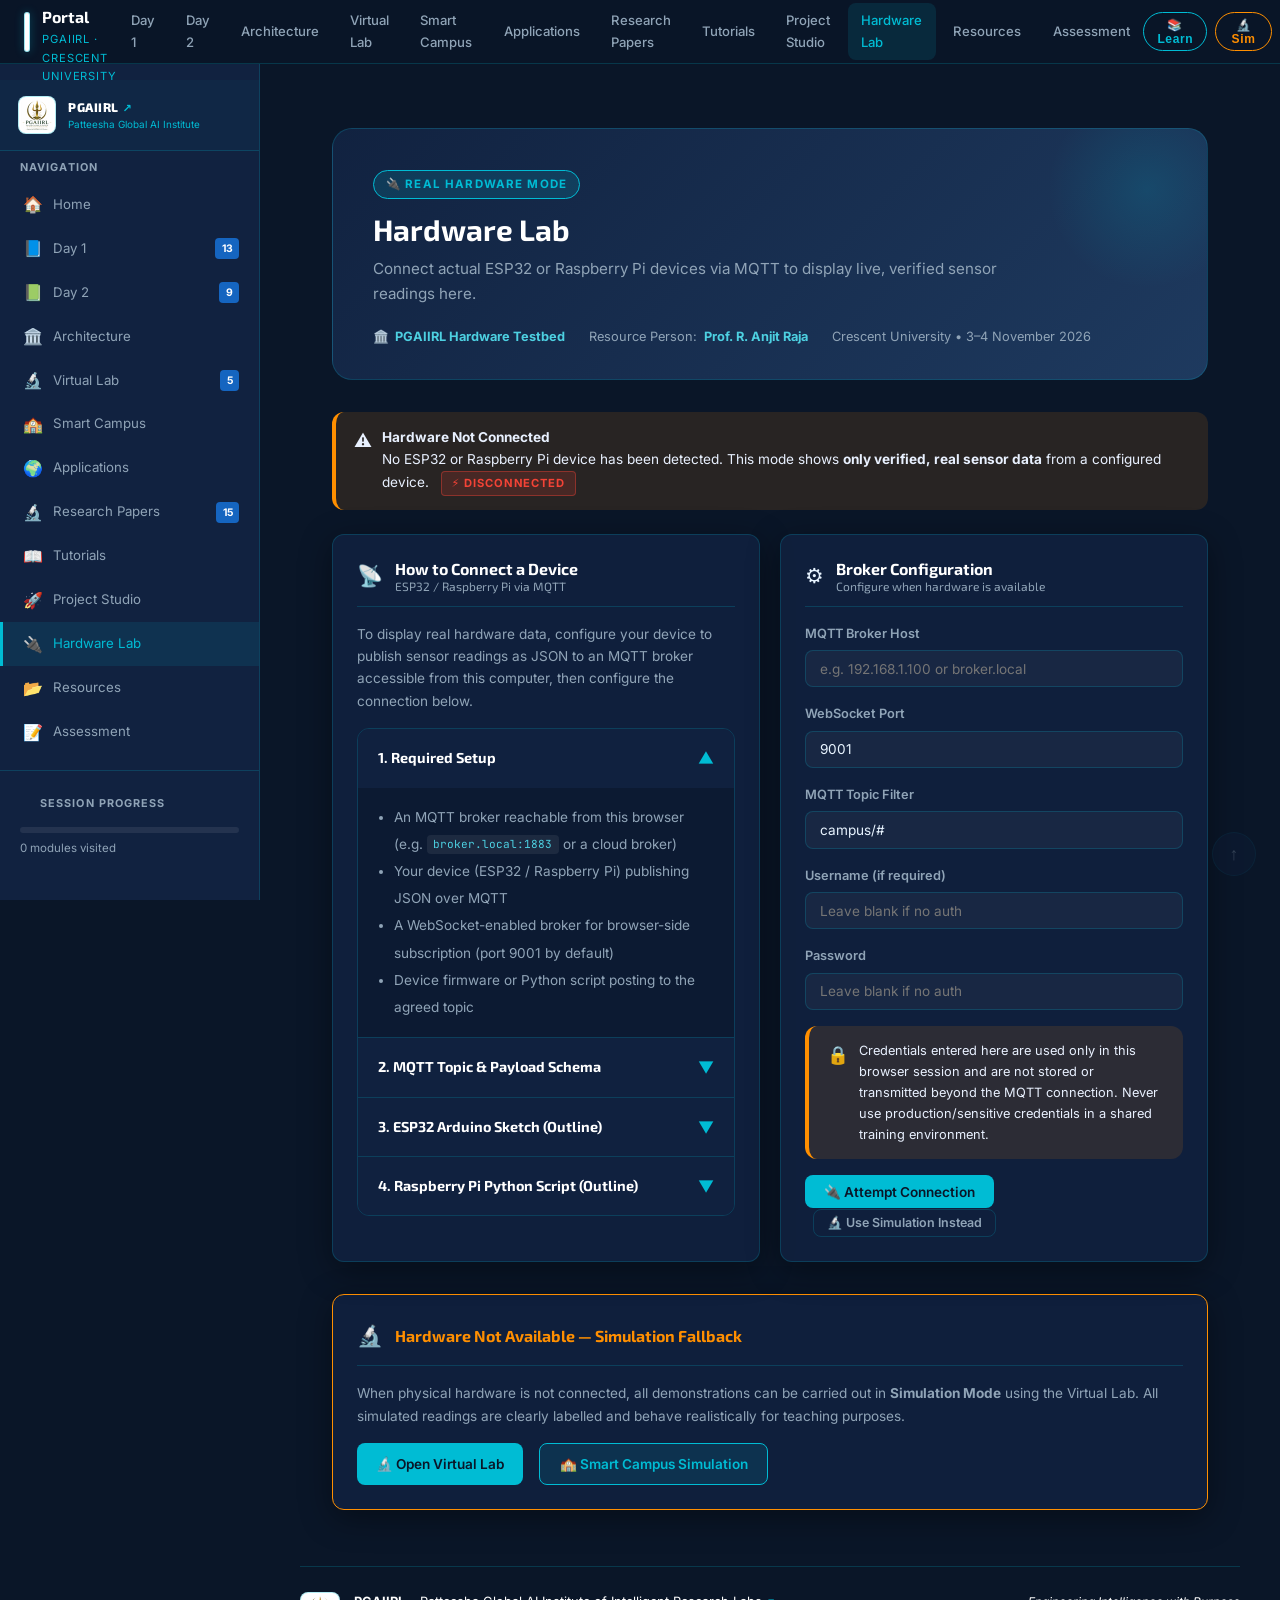
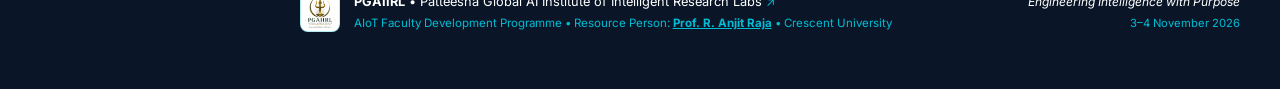
<file: pages/hardware.html>
<!DOCTYPE html>
<html lang="en">
<head>
  <meta charset="UTF-8">
  <meta name="viewport" content="width=device-width, initial-scale=1.0">
  <title>Hardware Lab — AIoT FDP Portal</title>
  <link rel="icon" type="image/png" href="../Images/Final PGAIIRL Logo 2.0.png">
  <link rel="preconnect" href="https://fonts.googleapis.com">
  <link href="https://fonts.googleapis.com/css2?family=Exo+2:wght@400;600;700;800;900&family=Inter:wght@400;500;600;700&family=JetBrains+Mono:wght@400;500&display=swap" rel="stylesheet">
  <link rel="stylesheet" href="../assets/css/style.css">
</head>
<body data-portal="hardware">

<div class="page-hero" style="margin:2rem;">
  <div class="tag">🔌 Real Hardware Mode</div>
  <h1>Hardware Lab</h1>
  <p>Connect actual ESP32 or Raspberry Pi devices via MQTT to display live, verified sensor readings here.</p>
  <div class="meta">
    <span>🏛️ <strong>PGAIIRL Hardware Testbed</strong></span>
    <span>Resource Person: <strong>Prof. R. Anjit Raja</strong></span>
    <span>Crescent University &bull; 3–4 November 2026</span>
  </div>
</div>

<div style="margin:0 2rem;">

  <!-- Hardware Disconnected Banner -->
  <div class="alert alert-warning" style="margin-bottom:1.5rem;">
    <span class="alert-icon">⚠️</span>
    <div>
      <strong>Hardware Not Connected</strong><br>
      No ESP32 or Raspberry Pi device has been detected. This mode shows <strong>only verified, real sensor data</strong> from a configured device.
      <span class="label-disconnected" style="margin-left:0.5rem;">⚡ DISCONNECTED</span>
    </div>
  </div>

  <div class="grid-2" style="margin-bottom:2rem;">

    <!-- Connection Instructions -->
    <div class="card">
      <div class="card-header">
        <span class="icon">📡</span>
        <h3>How to Connect a Device<small>ESP32 / Raspberry Pi via MQTT</small></h3>
      </div>
      <p style="font-size:0.85rem; color:var(--text-muted); margin-bottom:1rem;">
        To display real hardware data, configure your device to publish sensor readings as JSON to an MQTT broker accessible from this computer, then configure the connection below.
      </p>
      <div class="accordion">
        <div class="acc-item open">
          <div class="acc-header"><h4>1. Required Setup</h4><span class="acc-icon">▼</span></div>
          <div class="acc-body" style="display:block;">
            <ul style="line-height:2; padding-left:1rem;">
              <li>An MQTT broker reachable from this browser (e.g. <code>broker.local:1883</code> or a cloud broker)</li>
              <li>Your device (ESP32 / Raspberry Pi) publishing JSON over MQTT</li>
              <li>A WebSocket-enabled broker for browser-side subscription (port 9001 by default)</li>
              <li>Device firmware or Python script posting to the agreed topic</li>
            </ul>
          </div>
        </div>
        <div class="acc-item">
          <div class="acc-header"><h4>2. MQTT Topic & Payload Schema</h4><span class="acc-icon">▼</span></div>
          <div class="acc-body">
            <p>Publish to topic: <code>campus/[location]/[nodeid]/telemetry</code></p>
            <div class="terminal" style="margin-top:0.75rem;">
              <span class="comment">// Example MQTT payload (JSON)</span><br>
              <span class="prompt">{</span><br>
              &nbsp;&nbsp;<span class="value">"ts"</span>: <span class="cmd">"2026-11-03T09:14:32+05:30"</span>,<br>
              &nbsp;&nbsp;<span class="value">"node"</span>: <span class="cmd">"esp32-node07"</span>,<br>
              &nbsp;&nbsp;<span class="value">"temp_c"</span>: <span class="cmd">26.4</span>,<br>
              &nbsp;&nbsp;<span class="value">"hum_pct"</span>: <span class="cmd">58.2</span>,<br>
              &nbsp;&nbsp;<span class="value">"vib_mm_s"</span>: <span class="cmd">0.12</span>,<br>
              &nbsp;&nbsp;<span class="value">"rssi"</span>: <span class="cmd">-67</span><br>
              <span class="prompt">}</span>
            </div>
          </div>
        </div>
        <div class="acc-item">
          <div class="acc-header"><h4>3. ESP32 Arduino Sketch (Outline)</h4><span class="acc-icon">▼</span></div>
          <div class="acc-body">
            <div class="terminal">
              <span class="comment">// Requires: PubSubClient, DHT, ArduinoJson libraries</span><br>
              <span class="comment">// Configure WiFi SSID, password and broker IP in config.h</span><br>
              <span class="comment">// NOTE: Never hardcode credentials — use a config file excluded from source control</span><br>
              <br>
              <span class="prompt">#include</span> <span class="cmd">&lt;WiFi.h&gt;</span><br>
              <span class="prompt">#include</span> <span class="cmd">&lt;PubSubClient.h&gt;</span><br>
              <span class="prompt">#include</span> <span class="cmd">&lt;DHT.h&gt;</span><br>
              <span class="prompt">#include</span> <span class="cmd">&lt;ArduinoJson.h&gt;</span><br>
              <br>
              <span class="comment">// See manufacturer datasheets for correct wiring and voltage (3.3V for ESP32)</span><br>
              <span class="output">void loop() {</span><br>
              &nbsp;&nbsp;<span class="value">float t = dht.readTemperature();</span><br>
              &nbsp;&nbsp;<span class="value">float h = dht.readHumidity();</span><br>
              &nbsp;&nbsp;<span class="comment">// Validate readings before publishing</span><br>
              &nbsp;&nbsp;<span class="value">if (!isnan(t) && !isnan(h)) publishReading(t, h);</span><br>
              &nbsp;&nbsp;<span class="output">delay(5000);</span><br>
              <span class="output">}</span>
            </div>
            <div class="alert alert-info" style="margin-top:0.75rem;">
              <span class="alert-icon">ℹ️</span>
              <span>Always consult the ESP32 and sensor datasheets for correct voltage (3.3V GPIO), current limits and wiring before connecting hardware.</span>
            </div>
          </div>
        </div>
        <div class="acc-item">
          <div class="acc-header"><h4>4. Raspberry Pi Python Script (Outline)</h4><span class="acc-icon">▼</span></div>
          <div class="acc-body">
            <div class="terminal">
              <span class="comment"># Install: pip install paho-mqtt RPi.GPIO Adafruit_DHT</span><br>
              <span class="comment"># Requires MQTT broker accessible on the network</span><br>
              <br>
              <span class="prompt">import</span> <span class="cmd">paho.mqtt.client as mqtt, json, time</span><br>
              <span class="comment"># from Adafruit_DHT import DHT22, read_retry</span><br>
              <br>
              <span class="value">BROKER = "broker.local"  </span><span class="comment"># Replace with actual broker IP</span><br>
              <span class="value">TOPIC  = "campus/lab/node01/telemetry"</span><br>
              <br>
              <span class="output">client = mqtt.Client()</span><br>
              <span class="output">client.connect(BROKER, 1883)</span><br>
              <br>
              <span class="output">while True:</span><br>
              &nbsp;&nbsp;<span class="comment"># humidity, temp = read_retry(DHT22, 4)</span><br>
              &nbsp;&nbsp;<span class="value">payload = json.dumps({"ts": time.strftime("%H:%M:%S"), "temp_c": temp, "hum_pct": humidity})</span><br>
              &nbsp;&nbsp;<span class="value">client.publish(TOPIC, payload)</span><br>
              &nbsp;&nbsp;<span class="output">time.sleep(5)</span>
            </div>
          </div>
        </div>
      </div>
    </div>

    <!-- Connection Config Panel -->
    <div class="card">
      <div class="card-header">
        <span class="icon">⚙️</span>
        <h3>Broker Configuration<small>Configure when hardware is available</small></h3>
      </div>
      <div class="form-group">
        <label class="form-label">MQTT Broker Host</label>
        <input type="text" class="form-control" id="broker-host" placeholder="e.g. 192.168.1.100 or broker.local" value="">
      </div>
      <div class="form-group">
        <label class="form-label">WebSocket Port</label>
        <input type="number" class="form-control" id="broker-port" placeholder="9001" value="9001">
      </div>
      <div class="form-group">
        <label class="form-label">MQTT Topic Filter</label>
        <input type="text" class="form-control" id="broker-topic" placeholder="campus/#" value="campus/#">
      </div>
      <div class="form-group">
        <label class="form-label">Username (if required)</label>
        <input type="text" class="form-control" id="broker-user" placeholder="Leave blank if no auth" autocomplete="off">
      </div>
      <div class="form-group">
        <label class="form-label">Password</label>
        <input type="password" class="form-control" id="broker-pass" placeholder="Leave blank if no auth" autocomplete="new-password">
      </div>
      <div class="alert alert-warning" style="margin-bottom:1rem;">
        <span class="alert-icon">🔒</span>
        <span style="font-size:0.8rem;">Credentials entered here are used only in this browser session and are not stored or transmitted beyond the MQTT connection. Never use production/sensitive credentials in a shared training environment.</span>
      </div>
      <button class="btn btn-primary" id="btn-connect-hw" onclick="attemptHardwareConnect()">🔌 Attempt Connection</button>
      <button class="btn btn-outline btn-sm" style="margin-left:0.5rem;" onclick="window.location.href='../pages/lab/index.html'">🔬 Use Simulation Instead</button>

      <!-- Connection Status -->
      <div id="hw-status" style="margin-top:1rem; display:none;">
        <div class="alert alert-info">
          <span class="alert-icon">⏳</span>
          <span id="hw-status-msg">Attempting connection...</span>
        </div>
      </div>
    </div>
  </div>

  <!-- Live Data Panel (hidden until connected) -->
  <div id="hw-data-panel" style="display:none;">
    <div class="section-title mb-2">📊 Live Hardware Readings <span class="label-live" id="hw-live-label">🟢 LIVE HARDWARE DATA</span></div>
    <div class="grid-4" id="hw-sensor-cards"></div>
  </div>

  <!-- Simulation Fallback -->
  <div class="card" id="hw-fallback" style="border-color: var(--amber);">
    <div class="card-header">
      <span class="icon">🔬</span>
      <h3 style="color:var(--amber);">Hardware Not Available — Simulation Fallback</h3>
    </div>
    <p style="font-size:0.85rem; color:var(--text-muted); margin-bottom:1rem;">
      When physical hardware is not connected, all demonstrations can be carried out in <strong>Simulation Mode</strong> using the Virtual Lab. All simulated readings are clearly labelled and behave realistically for teaching purposes.
    </p>
    <div class="flex gap-2">
      <a href="../pages/lab/index.html" class="btn btn-primary">🔬 Open Virtual Lab</a>
      <a href="../pages/campus.html" class="btn btn-secondary">🏫 Smart Campus Simulation</a>
    </div>
  </div>

</div><!-- end margin container -->

<script src="../assets/js/portal.js"></script>
<script src="../assets/js/nav.js"></script>
<script>
function attemptHardwareConnect() {
  const host  = document.getElementById('broker-host').value.trim();
  const port  = document.getElementById('broker-port').value || '9001';
  const topic = document.getElementById('broker-topic').value.trim() || 'campus/#';
  const statusDiv = document.getElementById('hw-status');
  const statusMsg = document.getElementById('hw-status-msg');

  if (!host) {
    showToast('Please enter the MQTT broker host address.', 'warning');
    return;
  }

  statusDiv.style.display = 'block';
  statusMsg.textContent = `Connecting to ws://${host}:${port}/ ...`;

  // Attempt WebSocket connection
  try {
    const ws = new WebSocket(`ws://${host}:${port}/mqtt`);
    ws.onopen = () => {
      statusMsg.textContent = `✅ Connected to broker at ${host}:${port}. Subscribing to ${topic} ...`;
      statusDiv.querySelector('.alert').className = 'alert alert-success';
      showToast('Hardware broker connected! Awaiting device data...', 'success');
      document.getElementById('hw-fallback').style.display = 'none';
      // NOTE: Full MQTT-over-WS implementation requires mqtt.js library
      // For the FDP, the trainer should install mqtt.js: https://github.com/mqttjs/MQTT.js
      statusMsg.innerHTML += '<br><small style="color:var(--text-muted)">Note: Full MQTT client requires mqtt.js. This is a connection test only. See setup guide.</small>';
    };
    ws.onerror = () => {
      statusMsg.textContent = `❌ Could not connect to ${host}:${port}. Check broker address, port and that WebSocket support is enabled on the broker.`;
      statusDiv.querySelector('.alert').className = 'alert alert-danger';
      showToast('Connection failed. Check broker settings.', 'error');
    };
    ws.onclose = () => {
      if (statusDiv.querySelector('.alert').classList.contains('alert-success')) return;
      statusMsg.textContent = `Connection to ${host}:${port} closed or refused.`;
    };
    setTimeout(() => { if (ws.readyState === 0) { ws.close(); statusMsg.textContent = '❌ Connection timed out. Broker may be unreachable.'; statusDiv.querySelector('.alert').className = 'alert alert-danger'; } }, 5000);
  } catch(e) {
    statusMsg.textContent = `❌ Error: ${e.message}`;
  }
}

// Mark hardware mode active
document.addEventListener('DOMContentLoaded', () => {
  PortalState.setMode('hardware');
});
</script>

</body>
</html>
</file>
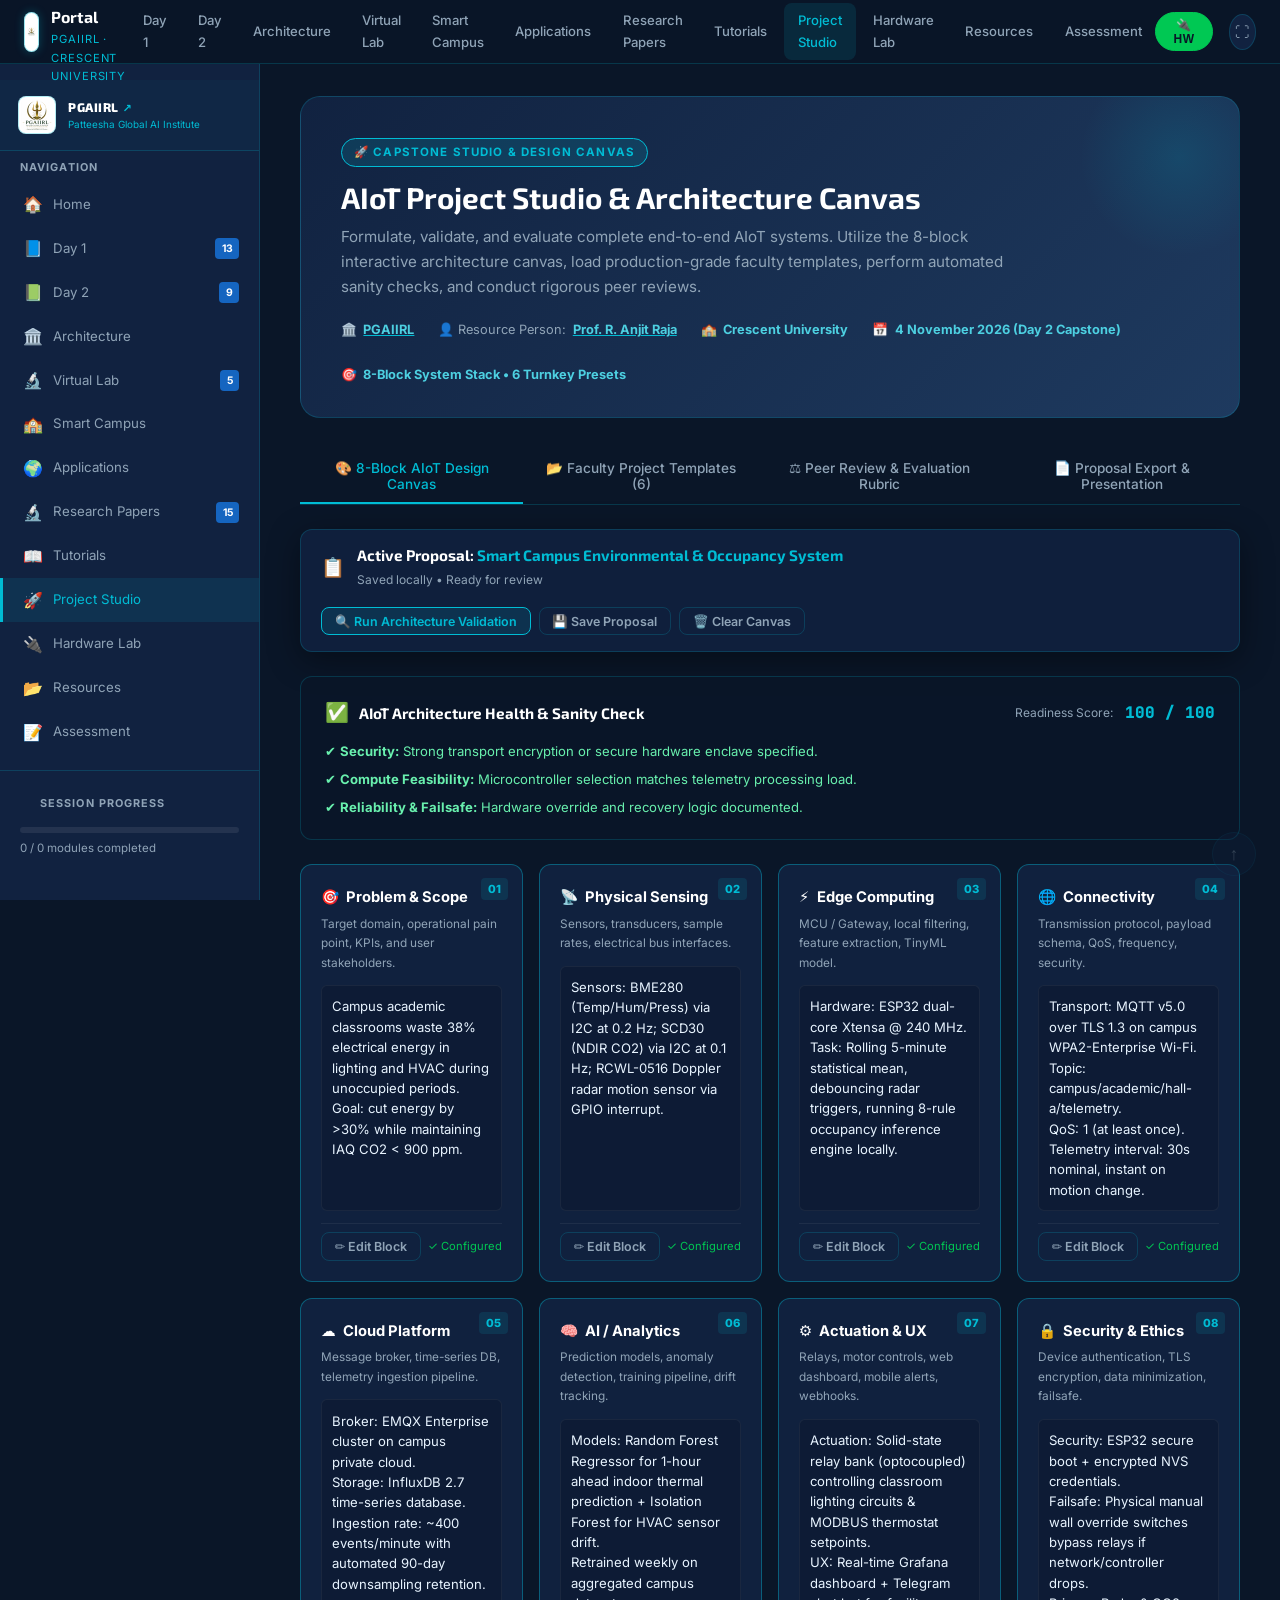
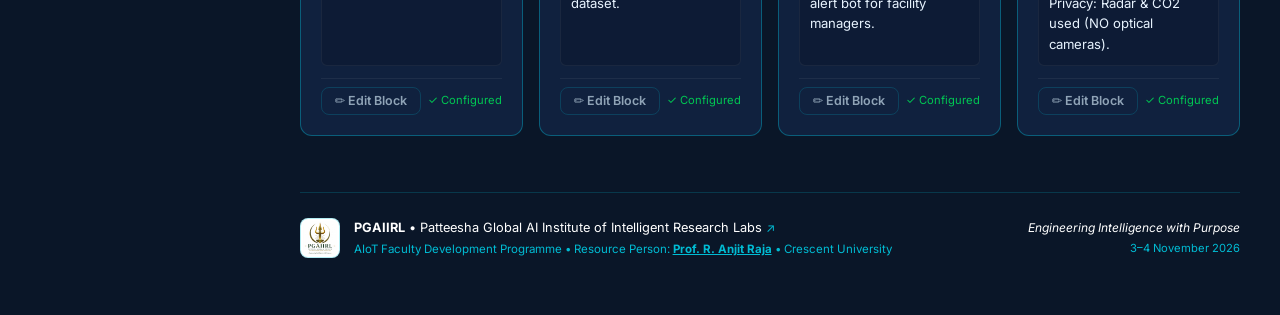
<file: pages/projects.html>
<!DOCTYPE html>
<html lang="en">
<head>
  <meta charset="UTF-8">
  <meta name="viewport" content="width=device-width, initial-scale=1.0">
  <title>Project Studio &amp; Design Canvas — AIoT FDP Portal</title>
  <link rel="icon" type="image/png" href="../Images/Final PGAIIRL Logo 2.0.png">
  <link rel="preconnect" href="https://fonts.googleapis.com">
  <link rel="preconnect" href="https://fonts.gstatic.com" crossorigin>
  <link href="https://fonts.googleapis.com/css2?family=Exo+2:wght@400;600;700;800;900&family=Inter:wght@400;500;600;700&family=JetBrains+Mono:wght@400;500&display=swap" rel="stylesheet">
  <link rel="stylesheet" href="../assets/css/style.css">
  <style>
    /* Project Studio Custom Styles */
    .canvas-grid {
      display: grid;
      grid-template-columns: repeat(4, 1fr);
      gap: 1rem;
      margin: 1.5rem 0;
    }
    @media (max-width: 1200px) {
      .canvas-grid { grid-template-columns: repeat(2, 1fr); }
    }
    @media (max-width: 768px) {
      .canvas-grid { grid-template-columns: 1fr; }
    }

    .canvas-block {
      background: var(--card-bg);
      border: 1.5px dashed var(--border);
      border-radius: var(--radius);
      padding: 1.25rem;
      transition: all var(--transition);
      display: flex;
      flex-direction: column;
      position: relative;
      min-height: 220px;
    }
    .canvas-block:hover {
      border-color: var(--cyan);
      box-shadow: 0 0 15px rgba(0, 188, 212, 0.15);
    }
    .canvas-block.filled {
      border-style: solid;
      border-color: rgba(0, 188, 212, 0.4);
      background: rgba(17, 34, 64, 0.95);
    }
    .canvas-block-num {
      position: absolute;
      top: 0.85rem; right: 0.85rem;
      font-size: 0.7rem; font-weight: 800;
      color: var(--cyan); background: rgba(0, 188, 212, 0.12);
      padding: 0.1rem 0.45rem; border-radius: 4px;
    }
    .canvas-block-title {
      font-size: 0.92rem; font-weight: 700;
      color: var(--white); margin-bottom: 0.35rem;
      display: flex; align-items: center; gap: 0.45rem;
    }
    .canvas-block-desc {
      font-size: 0.74rem; color: var(--text-muted); margin-bottom: 0.75rem;
    }
    .canvas-block-content {
      font-size: 0.82rem; color: var(--text-primary);
      flex: 1; line-height: 1.55; white-space: pre-wrap;
      background: rgba(10, 22, 40, 0.4); border-radius: 6px;
      padding: 0.65rem; border: 1px solid rgba(255, 255, 255, 0.05);
      margin-bottom: 0.75rem;
    }
    .canvas-block-actions {
      display: flex; justify-content: space-between; align-items: center;
      margin-top: auto; padding-top: 0.5rem; border-top: 1px solid rgba(255, 255, 255, 0.06);
    }

    /* Template Cards */
    .template-card {
      background: var(--card-bg); border: 1px solid var(--border);
      border-radius: var(--radius); padding: 1.5rem;
      display: flex; flex-direction: column; justify-content: space-between;
      transition: all var(--transition);
    }
    .template-card:hover {
      border-color: var(--cyan);
      transform: translateY(-3px);
      box-shadow: var(--shadow-glow);
    }

    /* Validator Alert Box */
    .validation-panel {
      background: rgba(10, 22, 40, 0.85);
      border: 1px solid var(--border); border-radius: var(--radius);
      padding: 1.25rem 1.5rem; margin: 1.5rem 0;
    }

    /* Rubric Slider Box */
    .rubric-item {
      background: rgba(10, 22, 40, 0.6);
      border: 1px solid var(--border); border-radius: 8px;
      padding: 1.25rem; margin-bottom: 1rem;
    }
    .rubric-header {
      display: flex; justify-content: space-between; align-items: center; margin-bottom: 0.5rem;
    }
  </style>
</head>
<body data-portal="projects">

<!-- ================= HERO ================= -->
<div class="page-hero">
  <div class="tag">🚀 Capstone Studio &amp; Design Canvas</div>
  <h1>AIoT Project Studio &amp; Architecture Canvas</h1>
  <p>
    Formulate, validate, and evaluate complete end-to-end AIoT systems. Utilize the 8-block interactive architecture canvas, 
    load production-grade faculty templates, perform automated sanity checks, and conduct rigorous peer reviews.
  </p>
  <div class="meta">
    <span>🏛️ <a href="https://pgaiirl.netlify.app/" target="_blank" rel="noopener noreferrer" style="color:var(--cyan); text-decoration:underline;"><strong>PGAIIRL</strong></a></span>
    <span>👤 Resource Person: <a href="https://www.linkedin.com/in/profanjitraja/" target="_blank" rel="noopener noreferrer" style="color:var(--cyan); text-decoration:underline;"><strong>Prof. R. Anjit Raja</strong></a></span>
    <span>🏫 <strong>Crescent University</strong></span>
    <span>📅 <strong>4 November 2026 (Day 2 Capstone)</strong></span>
    <span>🎯 <strong>8-Block System Stack &bull; 6 Turnkey Presets</strong></span>
  </div>
</div>

<!-- ================= TOP TABS ================= -->
<div class="tabs" style="margin-bottom:1.5rem;">
  <button class="tab-btn active" data-tab="tab-canvas">🎨 8-Block AIoT Design Canvas</button>
  <button class="tab-btn" data-tab="tab-templates">📂 Faculty Project Templates (6)</button>
  <button class="tab-btn" data-tab="tab-rubric">⚖️ Peer Review &amp; Evaluation Rubric</button>
  <button class="tab-btn" data-tab="tab-export">📄 Proposal Export &amp; Presentation</button>
</div>

<!-- ================= TAB 1: DESIGN CANVAS ================= -->
<div class="tab-pane active" id="tab-canvas">

  <!-- Action Bar -->
  <div class="card mb-2" style="padding:1rem 1.25rem;">
    <div style="display:flex; justify-content:space-between; align-items:center; flex-wrap:wrap; gap:1rem;">
      <div style="display:flex; align-items:center; gap:0.75rem;">
        <span style="font-size:1.2rem; color:var(--cyan);">📋</span>
        <div>
          <h4 style="margin:0; font-size:0.95rem; color:var(--white);">Active Proposal: <span id="active-proposal-title" style="color:var(--cyan);">Smart Campus Environmental &amp; Occupancy System</span></h4>
          <span style="font-size:0.75rem; color:var(--text-muted);" id="save-status">Saved locally &bull; Ready for review</span>
        </div>
      </div>
      <div style="display:flex; gap:0.5rem; flex-wrap:wrap;">
        <button class="btn btn-sm btn-secondary" id="btn-validate-canvas">🔍 Run Architecture Validation</button>
        <button class="btn btn-sm btn-outline" id="btn-save-canvas">💾 Save Proposal</button>
        <button class="btn btn-sm btn-outline" id="btn-reset-canvas">🗑️ Clear Canvas</button>
      </div>
    </div>
  </div>

  <!-- Real-Time Architecture Validation Banner -->
  <div class="validation-panel" id="validation-box">
    <div style="display:flex; justify-content:space-between; align-items:center; margin-bottom:0.75rem;">
      <div style="display:flex; align-items:center; gap:0.6rem;">
        <span style="font-size:1.2rem;" id="val-badge-icon">✅</span>
        <h4 style="margin:0; font-size:0.95rem; color:var(--white);">AIoT Architecture Health &amp; Sanity Check</h4>
      </div>
      <div style="display:flex; align-items:center; gap:0.75rem;">
        <span style="font-size:0.75rem; color:var(--text-muted);">Readiness Score:</span>
        <span style="font-size:1rem; font-weight:800; color:var(--cyan); font-family:var(--font-mono);" id="val-score">95 / 100</span>
      </div>
    </div>
    <div id="validation-messages" style="display:flex; flex-direction:column; gap:0.4rem; font-size:0.82rem;">
      <div style="color:#69f0ae;">✔ <strong>Layer Partitioning:</strong> Clean separation between MCU edge filtering and cloud storage.</div>
      <div style="color:#69f0ae;">✔ <strong>Protocol Match:</strong> MQTT v5.0 with QoS 1 selected for intermittent WiFi reliability.</div>
      <div style="color:#69f0ae;">✔ <strong>Latency Feasibility:</strong> 85 ms local relay actuation loop meets environmental control SLA.</div>
    </div>
  </div>

  <!-- 8-Block Grid -->
  <div class="canvas-grid" id="aiot-canvas-container">

    <!-- Block 1 -->
    <div class="canvas-block filled" data-block-id="1">
      <span class="canvas-block-num">01</span>
      <div class="canvas-block-title"><span>🎯</span> Problem &amp; Scope</div>
      <div class="canvas-block-desc">Target domain, operational pain point, KPIs, and user stakeholders.</div>
      <div class="canvas-block-content" id="block-1-text">Campus academic classrooms waste 38% electrical energy in lighting and HVAC during unoccupied periods. Goal: cut energy by &gt;30% while maintaining IAQ CO2 &lt; 900 ppm.</div>
      <div class="canvas-block-actions">
        <button class="btn btn-sm btn-outline edit-block-btn" data-block="1">✏️ Edit Block</button>
        <span style="font-size:0.7rem; color:var(--green);">✓ Configured</span>
      </div>
    </div>

    <!-- Block 2 -->
    <div class="canvas-block filled" data-block-id="2">
      <span class="canvas-block-num">02</span>
      <div class="canvas-block-title"><span>📡</span> Physical Sensing</div>
      <div class="canvas-block-desc">Sensors, transducers, sample rates, electrical bus interfaces.</div>
      <div class="canvas-block-content" id="block-2-text">Sensors: BME280 (Temp/Hum/Press) via I2C at 0.2 Hz; SCD30 (NDIR CO2) via I2C at 0.1 Hz; RCWL-0516 Doppler radar motion sensor via GPIO interrupt.</div>
      <div class="canvas-block-actions">
        <button class="btn btn-sm btn-outline edit-block-btn" data-block="2">✏️ Edit Block</button>
        <span style="font-size:0.7rem; color:var(--green);">✓ Configured</span>
      </div>
    </div>

    <!-- Block 3 -->
    <div class="canvas-block filled" data-block-id="3">
      <span class="canvas-block-num">03</span>
      <div class="canvas-block-title"><span>⚡</span> Edge Computing</div>
      <div class="canvas-block-desc">MCU / Gateway, local filtering, feature extraction, TinyML model.</div>
      <div class="canvas-block-content" id="block-3-text">Hardware: ESP32 dual-core Xtensa @ 240 MHz.
Task: Rolling 5-minute statistical mean, debouncing radar triggers, running 8-rule occupancy inference engine locally.</div>
      <div class="canvas-block-actions">
        <button class="btn btn-sm btn-outline edit-block-btn" data-block="3">✏️ Edit Block</button>
        <span style="font-size:0.7rem; color:var(--green);">✓ Configured</span>
      </div>
    </div>

    <!-- Block 4 -->
    <div class="canvas-block filled" data-block-id="4">
      <span class="canvas-block-num">04</span>
      <div class="canvas-block-title"><span>🌐</span> Connectivity</div>
      <div class="canvas-block-desc">Transmission protocol, payload schema, QoS, frequency, security.</div>
      <div class="canvas-block-content" id="block-4-text">Transport: MQTT v5.0 over TLS 1.3 on campus WPA2-Enterprise Wi-Fi.
Topic: campus/academic/hall-a/telemetry.
QoS: 1 (at least once).
Telemetry interval: 30s nominal, instant on motion change.</div>
      <div class="canvas-block-actions">
        <button class="btn btn-sm btn-outline edit-block-btn" data-block="4">✏️ Edit Block</button>
        <span style="font-size:0.7rem; color:var(--green);">✓ Configured</span>
      </div>
    </div>

    <!-- Block 5 -->
    <div class="canvas-block filled" data-block-id="5">
      <span class="canvas-block-num">05</span>
      <div class="canvas-block-title"><span>☁️</span> Cloud Platform</div>
      <div class="canvas-block-desc">Message broker, time-series DB, telemetry ingestion pipeline.</div>
      <div class="canvas-block-content" id="block-5-text">Broker: EMQX Enterprise cluster on campus private cloud.
Storage: InfluxDB 2.7 time-series database.
Ingestion rate: ~400 events/minute with automated 90-day downsampling retention.</div>
      <div class="canvas-block-actions">
        <button class="btn btn-sm btn-outline edit-block-btn" data-block="5">✏️ Edit Block</button>
        <span style="font-size:0.7rem; color:var(--green);">✓ Configured</span>
      </div>
    </div>

    <!-- Block 6 -->
    <div class="canvas-block filled" data-block-id="6">
      <span class="canvas-block-num">06</span>
      <div class="canvas-block-title"><span>🧠</span> AI / Analytics</div>
      <div class="canvas-block-desc">Prediction models, anomaly detection, training pipeline, drift tracking.</div>
      <div class="canvas-block-content" id="block-6-text">Models: Random Forest Regressor for 1-hour ahead indoor thermal prediction + Isolation Forest for HVAC sensor drift.
Retrained weekly on aggregated campus dataset.</div>
      <div class="canvas-block-actions">
        <button class="btn btn-sm btn-outline edit-block-btn" data-block="6">✏️ Edit Block</button>
        <span style="font-size:0.7rem; color:var(--green);">✓ Configured</span>
      </div>
    </div>

    <!-- Block 7 -->
    <div class="canvas-block filled" data-block-id="7">
      <span class="canvas-block-num">07</span>
      <div class="canvas-block-title"><span>⚙️</span> Actuation &amp; UX</div>
      <div class="canvas-block-desc">Relays, motor controls, web dashboard, mobile alerts, webhooks.</div>
      <div class="canvas-block-content" id="block-7-text">Actuation: Solid-state relay bank (optocoupled) controlling classroom lighting circuits &amp; MODBUS thermostat setpoints.
UX: Real-time Grafana dashboard + Telegram alert bot for facility managers.</div>
      <div class="canvas-block-actions">
        <button class="btn btn-sm btn-outline edit-block-btn" data-block="7">✏️ Edit Block</button>
        <span style="font-size:0.7rem; color:var(--green);">✓ Configured</span>
      </div>
    </div>

    <!-- Block 8 -->
    <div class="canvas-block filled" data-block-id="8">
      <span class="canvas-block-num">08</span>
      <div class="canvas-block-title"><span>🔒</span> Security &amp; Ethics</div>
      <div class="canvas-block-desc">Device authentication, TLS encryption, data minimization, failsafe.</div>
      <div class="canvas-block-content" id="block-8-text">Security: ESP32 secure boot + encrypted NVS credentials. 
Failsafe: Physical manual wall override switches bypass relays if network/controller drops.
Privacy: Radar &amp; CO2 used (NO optical cameras).</div>
      <div class="canvas-block-actions">
        <button class="btn btn-sm btn-outline edit-block-btn" data-block="8">✏️ Edit Block</button>
        <span style="font-size:0.7rem; color:var(--green);">✓ Configured</span>
      </div>
    </div>

  </div>
</div>

<!-- ================= TAB 2: FACULTY PROJECT TEMPLATES ================= -->
<div class="tab-pane" id="tab-templates">
  <div class="section-title mb-1">📂 Turnkey Faculty Project Templates <span class="accent">— 6 Verified Blueprints</span></div>
  <p class="section-subtitle">
    Select any template to inspect its architectural specifications and instantly load it into the active 8-block design canvas.
  </p>

  <div class="grid-3" style="gap:1.5rem; margin-bottom:2rem;">

    <!-- Template 1 -->
    <div class="template-card">
      <div>
        <div style="font-size:0.7rem; font-weight:700; color:var(--cyan); text-transform:uppercase; margin-bottom:0.4rem;">
          🏫 Campus Automation
        </div>
        <h3 style="font-size:1.05rem; color:var(--white); margin-bottom:0.5rem;">Smart Campus Environmental &amp; Occupancy System</h3>
        <p style="font-size:0.8rem; color:var(--text-muted); margin-bottom:1rem;">
          Classroom IAQ monitoring with Doppler radar occupancy detection, automated lighting relays, and predictive HVAC thermal inertia control.
        </p>
        <div style="background:rgba(10,22,40,0.5); padding:0.75rem; border-radius:6px; border:1px solid rgba(255,255,255,0.06); font-size:0.75rem; margin-bottom:1rem;">
          <div><strong>Hardware:</strong> ESP32 + BME280 + SCD30 + SSR</div>
          <div><strong>Protocol:</strong> MQTT v5.0 over TLS 1.3</div>
          <div><strong>AI Model:</strong> Random Forest + Drift Autoencoder</div>
        </div>
      </div>
      <button class="btn btn-sm btn-primary load-template-btn" data-template-idx="0">📥 Load into Canvas</button>
    </div>

    <!-- Template 2 -->
    <div class="template-card">
      <div>
        <div style="font-size:0.7rem; font-weight:700; color:#f48fb1; text-transform:uppercase; margin-bottom:0.4rem;">
          💉 Cold-Chain Healthcare
        </div>
        <h3 style="font-size:1.05rem; color:var(--white); margin-bottom:0.5rem;">Vaccine Cold-Chain Thermal Anomaly Detector</h3>
        <p style="font-size:0.8rem; color:var(--text-muted); margin-bottom:1rem;">
          Continuous temperature logging in mobile vaccine coolers with battery telemetry, GSM cellular uplink, and sudden excursion anomaly alerts.
        </p>
        <div style="background:rgba(10,22,40,0.5); padding:0.75rem; border-radius:6px; border:1px solid rgba(255,255,255,0.06); font-size:0.75rem; margin-bottom:1rem;">
          <div><strong>Hardware:</strong> ESP32-C3 + DS18B20 + SIM7600 4G LTE</div>
          <div><strong>Protocol:</strong> HTTPS REST + CoAP Fallback</div>
          <div><strong>AI Model:</strong> 1D Temperature Slope Anomaly Isolation</div>
        </div>
      </div>
      <button class="btn btn-sm btn-primary load-template-btn" data-template-idx="1">📥 Load into Canvas</button>
    </div>

    <!-- Template 3 -->
    <div class="template-card">
      <div>
        <div style="font-size:0.7rem; font-weight:700; color:#81c784; text-transform:uppercase; margin-bottom:0.4rem;">
          🌾 Precision Agriculture
        </div>
        <h3 style="font-size:1.05rem; color:var(--white); margin-bottom:0.5rem;">Microclimate Soil Telemetry &amp; Drip Irrigation</h3>
        <p style="font-size:0.8rem; color:var(--text-muted); margin-bottom:1rem;">
          Solar-powered soil moisture probes across remote crop zones with LoRaWAN gateways, weather forecasts, and autonomous valve scheduling.
        </p>
        <div style="background:rgba(10,22,40,0.5); padding:0.75rem; border-radius:6px; border:1px solid rgba(255,255,255,0.06); font-size:0.75rem; margin-bottom:1rem;">
          <div><strong>Hardware:</strong> Atmega328P / ESP32 + LoRa SX1276 + 12V Solenoid</div>
          <div><strong>Protocol:</strong> LoRaWAN Class A (865–867 MHz)</div>
          <div><strong>AI Model:</strong> XGBoost Evapotranspiration Estimator</div>
        </div>
      </div>
      <button class="btn btn-sm btn-primary load-template-btn" data-template-idx="2">📥 Load into Canvas</button>
    </div>

    <!-- Template 4 -->
    <div class="template-card">
      <div>
        <div style="font-size:0.7rem; font-weight:700; color:#ffb74d; text-transform:uppercase; margin-bottom:0.4rem;">
          ⚙️ Industrial Maintenance
        </div>
        <h3 style="font-size:1.05rem; color:var(--white); margin-bottom:0.5rem;">Motor Vibration Predictive Maintenance (Edge FFT)</h3>
        <p style="font-size:0.8rem; color:var(--text-muted); margin-bottom:1rem;">
          High-frequency accelerometer on rotating induction motors performing on-device spectral analysis and early bearing flaw categorization.
        </p>
        <div style="background:rgba(10,22,40,0.5); padding:0.75rem; border-radius:6px; border:1px solid rgba(255,255,255,0.06); font-size:0.75rem; margin-bottom:1rem;">
          <div><strong>Hardware:</strong> STM32H7 / ESP32-S3 + ADXL355 3-Axis Accel</div>
          <div><strong>Protocol:</strong> Industrial OPC UA + MQTT</div>
          <div><strong>AI Model:</strong> 1024-pt FFT Spectral Energy + IsoForest</div>
        </div>
      </div>
      <button class="btn btn-sm btn-primary load-template-btn" data-template-idx="3">📥 Load into Canvas</button>
    </div>

    <!-- Template 5 -->
    <div class="template-card">
      <div>
        <div style="font-size:0.7rem; font-weight:700; color:#64b5f6; text-transform:uppercase; margin-bottom:0.4rem;">
          💧 Municipal Infrastructure
        </div>
        <h3 style="font-size:1.05rem; color:var(--white); margin-bottom:0.5rem;">Smart Water Quality &amp; Pipeline Leakage Detection</h3>
        <p style="font-size:0.8rem; color:var(--text-muted); margin-bottom:1rem;">
          Pressure transducers and ultrasonic water meters along urban supply mains detecting burst anomalies and transient pressure wave drops.
        </p>
        <div style="background:rgba(10,22,40,0.5); padding:0.75rem; border-radius:6px; border:1px solid rgba(255,255,255,0.06); font-size:0.75rem; margin-bottom:1rem;">
          <div><strong>Hardware:</strong> ESP32 + 4–20mA Pressure Transmitters + NB-IoT</div>
          <div><strong>Protocol:</strong> CoAP / LwM2M over NB-IoT</div>
          <div><strong>AI Model:</strong> Dynamic Hydraulic Transient Kalman Filter</div>
        </div>
      </div>
      <button class="btn btn-sm btn-primary load-template-btn" data-template-idx="4">📥 Load into Canvas</button>
    </div>

    <!-- Template 6 -->
    <div class="template-card">
      <div>
        <div style="font-size:0.7rem; font-weight:700; color:#ba68c8; text-transform:uppercase; margin-bottom:0.4rem;">
          🚦 Urban Edge Vision
        </div>
        <h3 style="font-size:1.05rem; color:var(--white); margin-bottom:0.5rem;">Intersection Traffic Optimizer with Edge Vision</h3>
        <p style="font-size:0.8rem; color:var(--text-muted); margin-bottom:1rem;">
          Embedded camera computing local vehicle and pedestrian queue lengths in real-time to adjust traffic signal green durations dynamically.
        </p>
        <div style="background:rgba(10,22,40,0.5); padding:0.75rem; border-radius:6px; border:1px solid rgba(255,255,255,0.06); font-size:0.75rem; margin-bottom:1rem;">
          <div><strong>Hardware:</strong> Raspberry Pi 5 / Jetson Orin Nano + CSI Cam</div>
          <div><strong>Protocol:</strong> MQTT over Ethernet / 5G SA</div>
          <div><strong>AI Model:</strong> YOLOv8-Nano (TensorRT Quantized)</div>
        </div>
      </div>
      <button class="btn btn-sm btn-primary load-template-btn" data-template-idx="5">📥 Load into Canvas</button>
    </div>

  </div>
</div>

<!-- ================= TAB 3: RUBRIC & PEER REVIEW ================= -->
<div class="tab-pane" id="tab-rubric">
  <div class="section-title mb-1">⚖️ Capstone Architecture Rubric &amp; Peer Evaluation</div>
  <p class="section-subtitle">
    Standardized 5-criteria grading framework for faculty project presentations and peer review (Day 2 Module 9).
  </p>

  <div class="card mb-3">
    <div style="display:flex; justify-content:space-between; align-items:center; flex-wrap:wrap; gap:1rem; margin-bottom:1.25rem;">
      <div>
        <h3 style="color:var(--white); font-size:1.1rem; margin-bottom:0.25rem;">Peer Review Evaluation Form</h3>
        <span style="font-size:0.8rem; color:var(--text-muted);">Adjust the score sliders below to evaluate the proposal architecture.</span>
      </div>
      <div style="text-align:right;">
        <div style="font-size:0.72rem; text-transform:uppercase; color:var(--text-muted); font-weight:700;">Overall Assessment Score</div>
        <div style="font-size:1.8rem; font-weight:800; color:var(--cyan); font-family:var(--font-mono);" id="rubric-total-score">88 / 100</div>
        <div id="rubric-grade-badge"><span class="badge" style="background:var(--green); font-size:0.75rem;">PROFICIENT (DISTINCTION)</span></div>
      </div>
    </div>

    <!-- Criteria 1 -->
    <div class="rubric-item">
      <div class="rubric-header">
        <div>
          <strong style="color:var(--white); font-size:0.9rem;">1. Problem Definition &amp; Stakeholder Value</strong>
          <div style="font-size:0.75rem; color:var(--text-muted);">Clarity of pain point, quantifiable KPIs, and identification of user personas.</div>
        </div>
        <span class="mono" style="color:var(--cyan); font-weight:700;" id="score-val-1">18 / 20</span>
      </div>
      <input type="range" class="rubric-slider" data-criterion="1" min="0" max="20" value="18" style="width:100%; accent-color:var(--cyan);">
    </div>

    <!-- Criteria 2 -->
    <div class="rubric-item">
      <div class="rubric-header">
        <div>
          <strong style="color:var(--white); font-size:0.9rem;">2. 6-Layer Architecture &amp; Protocol Partitioning</strong>
          <div style="font-size:0.75rem; color:var(--text-muted);">Clear division of responsibilities across physical, edge, network, transport, cloud and app layers.</div>
        </div>
        <span class="mono" style="color:var(--cyan); font-weight:700;" id="score-val-2">17 / 20</span>
      </div>
      <input type="range" class="rubric-slider" data-criterion="2" min="0" max="20" value="17" style="width:100%; accent-color:var(--cyan);">
    </div>

    <!-- Criteria 3 -->
    <div class="rubric-item">
      <div class="rubric-header">
        <div>
          <strong style="color:var(--white); font-size:0.9rem;">3. AI / TinyML Model Selection &amp; Edge/Cloud Suitability</strong>
          <div style="font-size:0.75rem; color:var(--text-muted);">Justification of algorithm complexity relative to compute constraints and latency requirements.</div>
        </div>
        <span class="mono" style="color:var(--cyan); font-weight:700;" id="score-val-3">18 / 20</span>
      </div>
      <input type="range" class="rubric-slider" data-criterion="3" min="0" max="20" value="18" style="width:100%; accent-color:var(--cyan);">
    </div>

    <!-- Criteria 4 -->
    <div class="rubric-item">
      <div class="rubric-header">
        <div>
          <strong style="color:var(--white); font-size:0.9rem;">4. Security, Ethics, Governance &amp; Failsafe Design</strong>
          <div style="font-size:0.75rem; color:var(--text-muted);">Zero-trust network boundaries, encryption, data minimization, and mechanical/failsafe overrides.</div>
        </div>
        <span class="mono" style="color:var(--cyan); font-weight:700;" id="score-val-4">17 / 20</span>
      </div>
      <input type="range" class="rubric-slider" data-criterion="4" min="0" max="20" value="17" style="width:100%; accent-color:var(--cyan);">
    </div>

    <!-- Criteria 5 -->
    <div class="rubric-item">
      <div class="rubric-header">
        <div>
          <strong style="color:var(--white); font-size:0.9rem;">5. Implementation Feasibility, Cost &amp; Presentation Quality</strong>
          <div style="font-size:0.75rem; color:var(--text-muted);">Realistic bill of materials, power budget analysis, and clear schematic communication.</div>
        </div>
        <span class="mono" style="color:var(--cyan); font-weight:700;" id="score-val-5">18 / 20</span>
      </div>
      <input type="range" class="rubric-slider" data-criterion="5" min="0" max="20" value="18" style="width:100%; accent-color:var(--cyan);">
    </div>

    <div style="margin-top:1.25rem;">
      <label style="font-size:0.8rem; font-weight:600; color:var(--cyan); display:block; margin-bottom:0.4rem;">
        Qualitative Peer Review Feedback &amp; Recommendations:
      </label>
      <textarea id="peer-feedback-text" rows="3" style="width:100%; background:rgba(10,22,40,0.8); border:1px solid var(--border); border-radius:6px; color:var(--white); padding:0.75rem; font-size:0.82rem;" placeholder="Enter specific feedback on edge device selection, security hardening, or model trade-offs...">Strong architectural foundation. The local Doppler radar debouncing on ESP32 nicely preserves network bandwidth. Suggest adding watchdog timer specs for unmonitored classroom deployment.</textarea>
      <div style="margin-top:0.75rem; display:flex; justify-content:flex-end;">
        <button class="btn btn-sm btn-primary" onclick="showToast('Peer evaluation recorded successfully!', 'success');">
          💾 Save Peer Evaluation
        </button>
      </div>
    </div>
  </div>
</div>

<!-- ================= TAB 4: EXPORT & PRESENTATION ================= -->
<div class="tab-pane" id="tab-export">
  <div class="section-title mb-1">📄 Export Proposal &amp; Classroom Submission</div>
  <p class="section-subtitle">
    Download the active design canvas as structured machine-readable JSON, formatted Markdown, or printable PDF.
  </p>

  <div class="grid-2" style="gap:1.5rem;">
    <div class="card">
      <div class="card-header">
        <span class="icon">📦</span>
        <h3>Export File Formats</h3>
      </div>
      <p style="font-size:0.84rem; color:var(--text-muted); margin-bottom:1rem;">
        Export your complete 8-block AIoT proposal for classroom archival or submission to Google Classroom.
      </p>
      <div style="display:flex; flex-direction:column; gap:0.75rem;">
        <button class="btn btn-primary" id="btn-export-json">
          📥 Download Proposal as JSON (.json)
        </button>
        <button class="btn btn-secondary" id="btn-copy-markdown">
          📋 Copy Formatted Markdown Proposal
        </button>
        <button class="btn btn-outline" onclick="window.print();">
          🖨️ Print / Save as PDF Document
        </button>
      </div>

      <div class="alert alert-info" style="margin-top:1.5rem; font-size:0.8rem; display:flex; align-items:center; gap:0.75rem;">
        <a href="https://pgaiirl.netlify.app/" target="_blank" rel="noopener noreferrer" title="Visit PGAIIRL Website (https://pgaiirl.netlify.app/)">
          <img src="../Images/Final%20PGAIIRL%20Logo%202.0.png" alt="PGAIIRL" style="width:36px; height:36px; border-radius:6px; background:#fff; padding:2px; flex-shrink:0; cursor:pointer;">
        </a>
        <div>
          <strong><a href="https://pgaiirl.netlify.app/" target="_blank" rel="noopener noreferrer" style="color:var(--cyan); text-decoration:none;">PGAIIRL Research Submission</a>:</strong>
          Google Classroom Code: <code>yfnftpdn</code> &bull; Resource Person: <a href="https://www.linkedin.com/in/profanjitraja/" target="_blank" rel="noopener noreferrer" style="color:var(--cyan); text-decoration:underline; font-weight:700;">Prof. R. Anjit Raja</a> &bull; Patteesha Global AI Institute.
        </div>
      </div>
    </div>

    <div class="card">
      <div class="card-header">
        <span class="icon">👁️</span>
        <h3>Proposal Live Preview</h3>
      </div>
      <div style="background:#060d17; border:1px solid rgba(255,255,255,0.08); border-radius:6px; padding:1rem; font-family:var(--font-mono); font-size:0.74rem; color:var(--off-white); max-height:360px; overflow-y:auto;" id="export-preview-box">
        <!-- Rendered JSON / MD preview -->
      </div>
    </div>
  </div>
</div>

<!-- ================= EDIT BLOCK MODAL ================= -->
<div id="edit-modal" style="display:none; position:fixed; top:0; left:0; right:0; bottom:0; background:rgba(0,0,0,0.75); z-index:2000; align-items:center; justify-content:center; backdrop-filter:blur(4px);">
  <div style="background:var(--navy-mid); border:1px solid var(--cyan); border-radius:var(--radius); width:90%; max-width:580px; padding:1.75rem; box-shadow:var(--shadow-glow);">
    <div style="display:flex; justify-content:space-between; align-items:center; margin-bottom:1rem; border-bottom:1px solid var(--border); padding-bottom:0.75rem;">
      <h3 style="color:var(--white); font-size:1.1rem; margin:0;" id="modal-block-title">Edit Canvas Block</h3>
      <button style="background:none; border:none; color:var(--text-muted); font-size:1.2rem; cursor:pointer;" id="modal-close-btn">&times;</button>
    </div>
    <div style="margin-bottom:1rem;">
      <label style="font-size:0.78rem; color:var(--cyan); font-weight:700; display:block; margin-bottom:0.4rem;">
        Block Content &amp; Architectural Specifications:
      </label>
      <textarea id="modal-block-textarea" rows="6" style="width:100%; background:rgba(10,22,40,0.85); border:1px solid var(--border); border-radius:6px; color:var(--white); padding:0.85rem; font-size:0.84rem; line-height:1.6;"></textarea>
    </div>
    <div style="display:flex; justify-content:space-between; align-items:center;">
      <button class="btn btn-sm btn-outline" id="modal-cancel-btn">Cancel</button>
      <button class="btn btn-sm btn-primary" id="modal-save-btn">💾 Save Block Changes</button>
    </div>
  </div>
</div>

<script src="../assets/js/nav.js"></script>
<script src="../assets/js/portal.js"></script>
<script>
/* =========================================================================
   PROJECT STUDIO & 8-BLOCK CANVAS CONTROLLER
   ========================================================================= */

// Turnkey Faculty Project Templates
const TEMPLATES = [
  {
    title: "Smart Campus Environmental & Occupancy System",
    blocks: [
      "Classroom academic facilities waste 38% electrical energy in lighting and HVAC during unoccupied periods. Goal: cut energy by >30% while maintaining IAQ CO2 < 900 ppm.",
      "Sensors: BME280 (Temp/Hum/Press) via I2C at 0.2 Hz; SCD30 (NDIR CO2) via I2C at 0.1 Hz; RCWL-0516 Doppler radar motion sensor via GPIO interrupt.",
      "Hardware: ESP32 dual-core Xtensa @ 240 MHz.\nTask: Rolling 5-minute statistical mean, debouncing radar triggers, running 8-rule occupancy inference engine locally.",
      "Transport: MQTT v5.0 over TLS 1.3 on campus WPA2-Enterprise Wi-Fi.\nTopic: campus/academic/hall-a/telemetry.\nQoS: 1 (at least once).\nInterval: 30s nominal, instant on motion change.",
      "Broker: EMQX Enterprise cluster on campus private cloud.\nStorage: InfluxDB 2.7 time-series database.\nIngestion rate: ~400 events/minute with automated 90-day downsampling retention.",
      "Models: Random Forest Regressor for 1-hour ahead indoor thermal prediction + Isolation Forest for HVAC sensor drift.\nRetrained weekly on aggregated campus dataset.",
      "Actuation: Solid-state relay bank (optocoupled) controlling classroom lighting circuits & MODBUS thermostat setpoints.\nUX: Real-time Grafana dashboard + Telegram alert bot.",
      "Security: ESP32 secure boot + encrypted NVS credentials.\nFailsafe: Physical manual wall override switches bypass relays if network drops.\nPrivacy: Radar & CO2 used (NO optical cameras)."
    ]
  },
  {
    title: "Vaccine Cold-Chain Thermal Anomaly Detector",
    blocks: [
      "Biological vaccines and insulin spoil if stored outside 2°C–8°C envelope during transit. Pain point: unseen thermal excursions in rural mobile clinics.",
      "Sensors: Waterproof DS18B20 digital thermal probe (±0.5°C accuracy) inside vaccine cooler; Hall effect lid open/close contact sensor; INA219 battery voltage monitor.",
      "Hardware: ESP32-C3 RISC-V SoC with deep sleep power management (15 µA sleep current). Local buffer stores up to 10,000 readings if cellular drops.",
      "Transport: Cellular LTE Cat-M1 via SIM7080G module sending lightweight JSON via MQTT-SN/HTTPS. Fallback to SMS alert if data channel fails.",
      "Broker: AWS IoT Core with DynamoDB serverless cold store and Amazon Timestream for real-time tracking.",
      "AI Model: 1D Thermal Gradient Change-Point Detection (CUSUM algorithm) running on MCU to distinguish normal brief door opens from cooling failure.",
      "Actuation: Local piezo buzzer on cooler for delivery driver + automated SMS dispatch to logistics manager via Twilio webhook.",
      "Security: TLS 1.3 with hardware-based elliptic curve private key (ATECC608A crypto co-processor). Tamper detection logs any enclosure breach."
    ]
  },
  {
    title: "Microclimate Soil Telemetry & Drip Irrigation",
    blocks: [
      "Agricultural water scarcity in arid regions; over-irrigation leaches soil nutrients. Goal: optimize soil moisture across 25 acres with solar LoRa nodes.",
      "Sensors: Capacitive soil moisture sensors at 15cm and 45cm depths; solar irradiance sensor; ambient DHT22 temp/humidity.",
      "Hardware: Low-power ATmega328P / ESP32 node operating from 2000 mAh LiFePO4 battery recharged by 2W solar panel.",
      "Transport: LoRaWAN 865 MHz (India frequency band) Class A uplink every 15 minutes to solar-powered central gateway 2.5 km away.",
      "Broker: The Things Network (TTN) routing payload via Webhook to ThingsBoard IoT platform.",
      "AI Model: Penman-Monteith potential evapotranspiration regression combined with XGBoost crop water requirement classifier.",
      "Actuation: 12V DC latching solenoid valves driven by MOSFET H-bridge powered by pump station solar battery.",
      "Security: LoRaWAN 128-bit AES network and application session encryption keys securely provisioned via OTAA."
    ]
  },
  {
    title: "Motor Vibration Predictive Maintenance (Edge FFT)",
    blocks: [
      "Unscheduled electric motor breakdowns halt assembly lines causing expensive factory downtime. Goal: detect bearing fluting 100+ operating hours before seizure.",
      "Sensors: ADXL355 triaxial industrial accelerometer (±2g to ±8g, low noise) mounted via magnetic stud to motor bearing housing.",
      "Hardware: STM32H7 / ESP32-S3 executing 1024-point real-time FFT (Fast Fourier Transform) directly in internal SRAM at 10 kHz sampling.",
      "Transport: Industrial Modbus TCP and MQTT over shielded Cat6 Ethernet; publish only harmonic peak frequencies and vibration RMS.",
      "Broker: HiveMQ On-Premise Industrial Broker bridging to TimescaleDB for historical vibration spectral trending.",
      "AI Model: Unsupervised Autoencoder anomaly detection model trained on baseline healthy motor spectra. Reconstruction error triggers alert.",
      "Actuation: PLC interlock signal triggers warning beacon on shop floor and automatically schedules work order in CMMS (Maintenance software).",
      "Security: Factory OT network isolation; zero internet exposure; air-gapped VLAN with strict firewall ACL rules."
    ]
  },
  {
    title: "Smart Water Quality & Pipeline Leakage Detection",
    blocks: [
      "Urban drinking water distribution networks lose 25% treated water to subterranean pipe ruptures and unauthorized tapping.",
      "Sensors: 4–20mA piezoresistive water pressure transmitters installed at pipe distribution junctions; ultrasonic transit-time flow meters.",
      "Hardware: Industrial IP68 submersible battery-powered RTU (Remote Terminal Unit) logging pressure pulses at 100 Hz during hydraulic shocks.",
      "Transport: NB-IoT (Narrowband IoT) cellular uplink using CoAP / LwM2M protocols optimized for subterranean meter pits.",
      "Broker: Private cellular APN terminating at municipal SCADA command server running PostgreSQL + PostGIS spatial database.",
      "AI Model: Transient Pressure Wave Analysis (Kalman Filter) comparing arrival times across neighbor nodes to pinpoint pipe rupture within 15 meters.",
      "Actuation: Motorized butterfly isolation valves close autonomously to isolate ruptured street sector before flooding occurs.",
      "Security: Secure DTLS channel with SIM card IMEI binding to prevent unauthorized command injection."
    ]
  },
  {
    title: "Intersection Traffic Optimizer with Edge Vision",
    blocks: [
      "Fixed-time traffic signals cause unnecessary idling at empty cross-streets, increasing fuel burn and commuter delays during peak hours.",
      "Sensors: High-definition IP camera streaming RTSP video feed overlooking 4-way intersection lanes.",
      "Hardware: Edge AI computer (NVIDIA Jetson Orin Nano / Raspberry Pi 5 with Coral TPU) installed inside traffic controller cabinet.",
      "Transport: Gigabit Ethernet to traffic signal controller cabinet; low-bandwidth 5G link to Central Traffic Management center.",
      "Broker: Central MQTT broker receiving 10-second lane occupancy counts and average queue lengths.",
      "AI Model: YOLOv8-Nano object detector detecting cars, buses, bikes, and pedestrians in real-time at 25 FPS.",
      "Actuation: NTCIP interface directly modulating traffic signal controller phase timings (extending green light when queues exceed 8 vehicles).",
      "Security: On-edge video processing: NO video recorded or uploaded to cloud. Only numeric lane count metadata transmitted."
    ]
  }
];

let activeBlockEdit = null;

function initProjectStudio() {
  setupCanvasEvents();
  setupRubricEvents();
  setupExportEvents();
  updateExportPreview();
  runArchitectureValidation();
}

function setupCanvasEvents() {
  // Edit block buttons
  document.querySelectorAll('.edit-block-btn').forEach(btn => {
    btn.addEventListener('click', () => {
      const blockNum = btn.dataset.block;
      openEditModal(blockNum);
    });
  });

  // Modal events
  document.getElementById('modal-close-btn').addEventListener('click', closeEditModal);
  document.getElementById('modal-cancel-btn').addEventListener('click', closeEditModal);
  document.getElementById('modal-save-btn').addEventListener('click', saveModalBlock);

  // Validate canvas button
  document.getElementById('btn-validate-canvas').addEventListener('click', () => {
    runArchitectureValidation();
    showToast('Architecture validation complete! Review health check below.', 'success');
  });

  // Save proposal
  document.getElementById('btn-save-canvas').addEventListener('click', () => {
    saveProposalToStorage();
    showToast('Proposal draft saved to local storage.', 'success');
  });

  // Reset canvas
  document.getElementById('btn-reset-canvas').addEventListener('click', () => {
    if (confirm('Clear canvas contents to start a blank custom proposal?')) {
      for (let i = 1; i <= 8; i++) {
        document.getElementById(`block-${i}-text`).textContent = `[Block ${i} unconfigured. Click 'Edit Block' to enter specifications.]`;
      }
      document.getElementById('active-proposal-title').textContent = "Custom User Proposal";
      runArchitectureValidation();
      updateExportPreview();
      showToast('Canvas cleared.', 'info');
    }
  });

  // Load template buttons
  document.querySelectorAll('.load-template-btn').forEach(btn => {
    btn.addEventListener('click', () => {
      const idx = parseInt(btn.dataset.templateIdx, 10);
      loadTemplate(idx);
    });
  });
}

function openEditModal(blockNum) {
  activeBlockEdit = blockNum;
  const blockEl = document.querySelector(`.canvas-block[data-block-id="${blockNum}"]`);
  const title = blockEl.querySelector('.canvas-block-title').textContent.trim();
  const currentText = document.getElementById(`block-${blockNum}-text`).textContent.trim();

  document.getElementById('modal-block-title').textContent = `Edit Block ${blockNum}: ${title}`;
  document.getElementById('modal-block-textarea').value = currentText;
  
  const modal = document.getElementById('edit-modal');
  modal.style.display = 'flex';
}

function closeEditModal() {
  document.getElementById('edit-modal').style.display = 'none';
  activeBlockEdit = null;
}

function saveModalBlock() {
  if (!activeBlockEdit) return;
  const newText = document.getElementById('modal-block-textarea').value.trim();
  document.getElementById(`block-${activeBlockEdit}-text`).textContent = newText;
  closeEditModal();
  runArchitectureValidation();
  updateExportPreview();
  showToast(`Block ${activeBlockEdit} updated!`, 'success');
}

function loadTemplate(idx) {
  const t = TEMPLATES[idx];
  document.getElementById('active-proposal-title').textContent = t.title;

  t.blocks.forEach((content, i) => {
    document.getElementById(`block-${i + 1}-text`).textContent = content;
  });

  // Switch to canvas tab
  document.querySelector('.tab-btn[data-tab="tab-canvas"]').click();
  runArchitectureValidation();
  updateExportPreview();
  showToast(`Loaded preset template: "${t.title}"`, 'success');
}

function runArchitectureValidation() {
  const b2 = document.getElementById('block-2-text').textContent.toLowerCase();
  const b3 = document.getElementById('block-3-text').textContent.toLowerCase();
  const b4 = document.getElementById('block-4-text').textContent.toLowerCase();
  const b8 = document.getElementById('block-8-text').textContent.toLowerCase();

  const msgs = [];
  let score = 100;

  // Check 1: Security & TLS
  if (!b4.includes('tls') && !b4.includes('secure') && !b8.includes('tls') && !b8.includes('encrypt')) {
    msgs.push(`<div style="color:#ffb74d;">⚠️ <strong>Security Caution:</strong> Unencrypted transport detected. Specify TLS 1.3 or AES encryption for field communications.</div>`);
    score -= 15;
  } else {
    msgs.push(`<div style="color:#69f0ae;">✔ <strong>Security:</strong> Strong transport encryption or secure hardware enclave specified.</div>`);
  }

  // Check 2: Edge compute alignment
  if (b2.includes('camera') || b2.includes('vision') || b2.includes('10 khz') || b2.includes('fft')) {
    if (!b3.includes('esp32-s3') && !b3.includes('stm32h7') && !b3.includes('jetson') && !b3.includes('rpi') && !b3.includes('raspberry')) {
      msgs.push(`<div style="color:#ff8a80;">❌ <strong>Compute Bottleneck:</strong> High-bandwidth sensing (vision/high-kHz vibration) requires high-performance MCU/SBC (e.g. Jetson, RPi5, or STM32H7).</div>`);
      score -= 20;
    } else {
      msgs.push(`<div style="color:#69f0ae;">✔ <strong>Compute Scaling:</strong> High-bandwidth sensor adequately paired with capable edge accelerator.</div>`);
    }
  } else {
    msgs.push(`<div style="color:#69f0ae;">✔ <strong>Compute Feasibility:</strong> Microcontroller selection matches telemetry processing load.</div>`);
  }

  // Check 3: Failsafe override
  if (!b8.includes('override') && !b8.includes('failsafe') && !b8.includes('manual') && !b8.includes('watchdog')) {
    msgs.push(`<div style="color:#ffb74d;">⚠️ <strong>Reliability:</strong> No manual override or hardware watchdog documented in security/governance block.</div>`);
    score -= 10;
  } else {
    msgs.push(`<div style="color:#69f0ae;">✔ <strong>Reliability &amp; Failsafe:</strong> Hardware override and recovery logic documented.</div>`);
  }

  document.getElementById('val-score').textContent = `${Math.max(40, score)} / 100`;
  document.getElementById('validation-messages').innerHTML = msgs.join('');
}

function setupRubricEvents() {
  const sliders = document.querySelectorAll('.rubric-slider');
  sliders.forEach(slider => {
    slider.addEventListener('input', updateRubricScore);
  });
}

function updateRubricScore() {
  let total = 0;
  for (let i = 1; i <= 5; i++) {
    const val = parseInt(document.querySelector(`.rubric-slider[data-criterion="${i}"]`).value, 10);
    document.getElementById(`score-val-${i}`).textContent = `${val} / 20`;
    total += val;
  }

  document.getElementById('rubric-total-score').textContent = `${total} / 100`;
  
  const badgeWrap = document.getElementById('rubric-grade-badge');
  if (total >= 90) {
    badgeWrap.innerHTML = `<span class="badge" style="background:var(--green); font-size:0.75rem;">EXEMPLARY (HIGH DISTINCTION)</span>`;
  } else if (total >= 75) {
    badgeWrap.innerHTML = `<span class="badge" style="background:var(--cyan); font-size:0.75rem;">PROFICIENT (DISTINCTION)</span>`;
  } else if (total >= 60) {
    badgeWrap.innerHTML = `<span class="badge" style="background:var(--amber); font-size:0.75rem;">DEVELOPING (PASS STANDARD)</span>`;
  } else {
    badgeWrap.innerHTML = `<span class="badge" style="background:var(--red); font-size:0.75rem;">NEEDS REVISION</span>`;
  }
}

function setupExportEvents() {
  document.getElementById('btn-export-json').addEventListener('click', exportProposalJSON);
  document.getElementById('btn-copy-markdown').addEventListener('click', copyProposalMarkdown);
}

function getProposalData() {
  const title = document.getElementById('active-proposal-title').textContent;
  const blocks = {};
  for (let i = 1; i <= 8; i++) {
    const blockEl = document.querySelector(`.canvas-block[data-block-id="${i}"]`);
    const blockName = blockEl.querySelector('.canvas-block-title').textContent.trim();
    const content = document.getElementById(`block-${i}-text`).textContent.trim();
    blocks[`block_${i}`] = { name: blockName, content: content };
  }
  return {
    proposal_title: title,
    author: "FDP Participant",
    resource_person: "Prof. R. Anjit Raja",
    institution: "Crescent University",
    event: "Two-Day AIoT Faculty Development Programme 2026",
    exported_at: new Date().toISOString(),
    canvas: blocks
  };
}

function updateExportPreview() {
  const data = getProposalData();
  const box = document.getElementById('export-preview-box');
  if (box) {
    box.textContent = JSON.stringify(data, null, 2);
  }
}

function exportProposalJSON() {
  const data = getProposalData();
  const blob = new Blob([JSON.stringify(data, null, 2)], { type: 'application/json' });
  const url = URL.createObjectURL(blob);
  const a = document.createElement('a');
  a.href = url;
  a.download = `aiot-proposal-${Date.now()}.json`;
  a.click();
  URL.revokeObjectURL(url);
  showToast('Downloaded Proposal as JSON file!', 'success');
}

function copyProposalMarkdown() {
  const data = getProposalData();
  let md = `# AIoT Capstone System Proposal: ${data.proposal_title}\n\n`;
  md += `**Laboratory:** PGAIIRL (Patteesha Global AI Institute) &bull; **Institution:** Crescent University &bull; **FDP Resource Person:** Prof. R. Anjit Raja\n\n`;
  md += `## 8-Block Architecture Specifications\n\n`;
  
  for (let i = 1; i <= 8; i++) {
    const b = data.canvas[`block_${i}`];
    md += `### ${b.name}\n${b.content}\n\n`;
  }

  navigator.clipboard.writeText(md).then(() => {
    showToast('Proposal copied as Markdown to clipboard!', 'success');
  });
}

function saveProposalToStorage() {
  const data = getProposalData();
  localStorage.setItem('aiot_active_proposal', JSON.stringify(data));
}

// Init on DOM load
document.addEventListener('DOMContentLoaded', initProjectStudio);
</script>

</body>
</html>
</file>
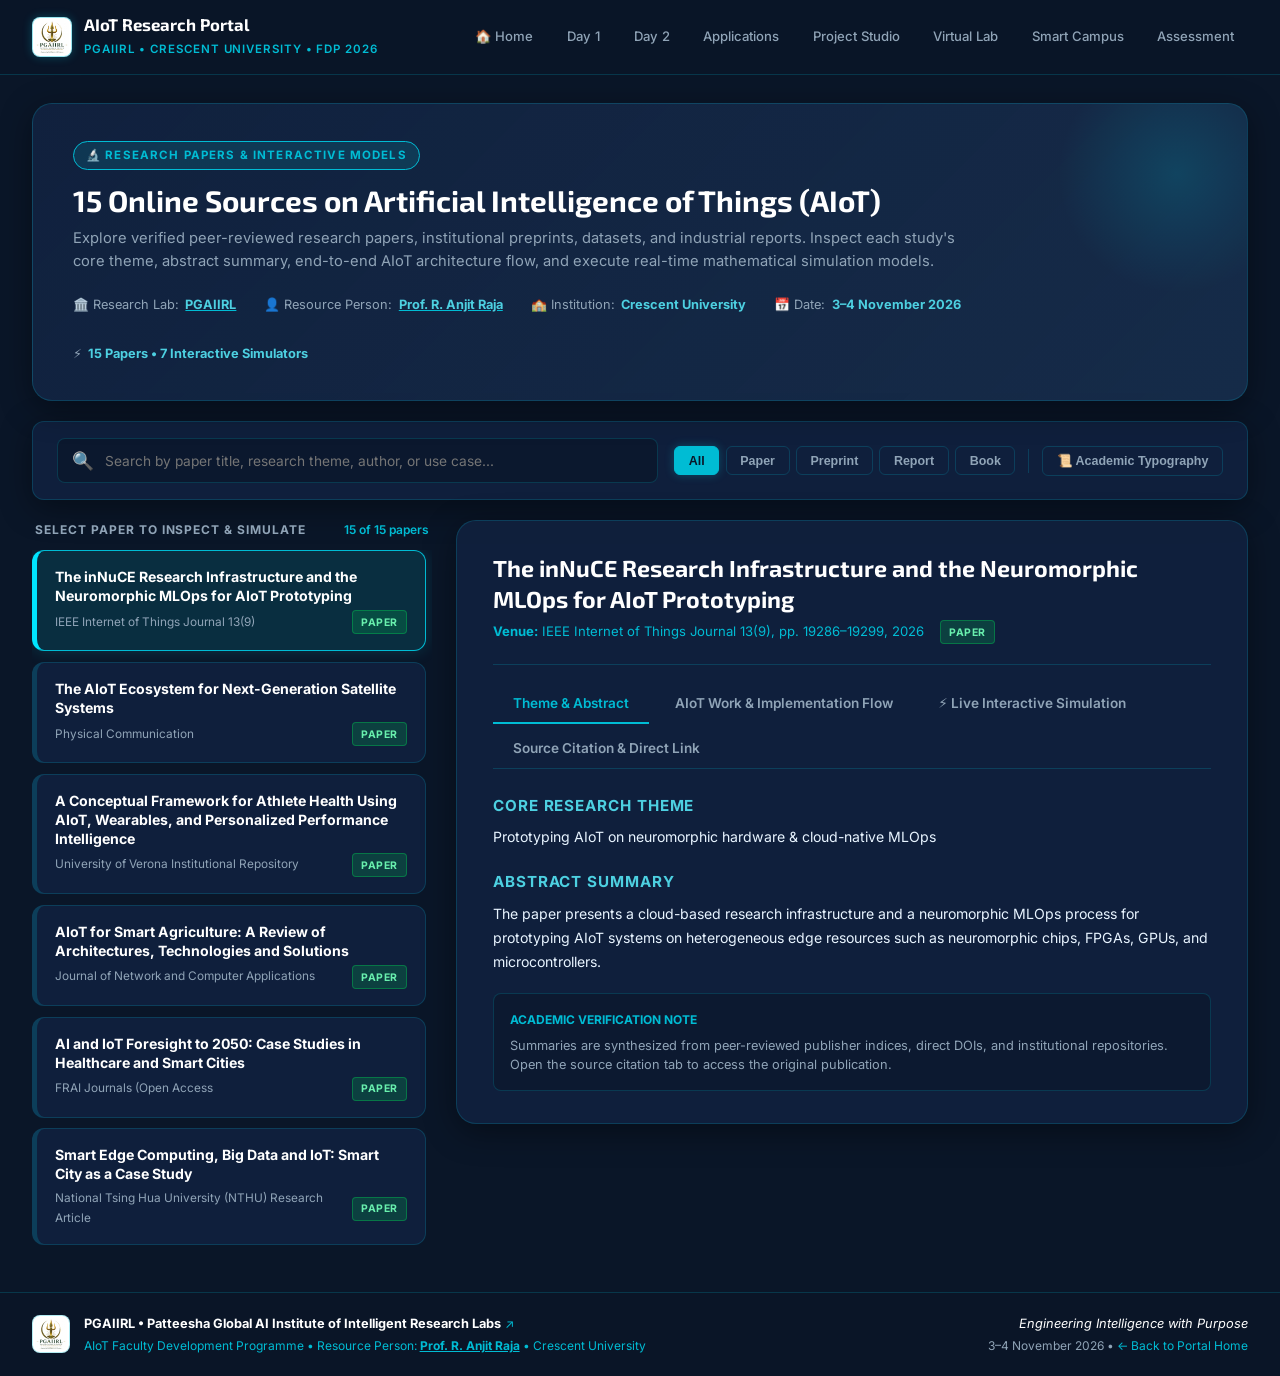
<file: pages/research.html>
<!DOCTYPE html>
<html lang="en">
<head>
  <meta charset="utf-8">
  <meta name="viewport" content="width=device-width, initial-scale=1, viewport-fit=cover">
  <title>AIoT Research Portal — Crescent University</title>
  <link rel="icon" type="image/png" href="../Images/Final PGAIIRL Logo 2.0.png">
  
  <!-- Fonts -->
  <link rel="preconnect" href="https://fonts.googleapis.com">
  <link rel="preconnect" href="https://fonts.gstatic.com" crossorigin>
  <link href="https://fonts.googleapis.com/css2?family=Exo+2:wght@400;600;700;800;900&family=Inter:wght@400;500;600;700&family=JetBrains+Mono:wght@400;500&display=swap" rel="stylesheet">
  
  <!-- Portal Master Stylesheet -->
  <link rel="stylesheet" href="../assets/css/style.css">
  
  <style>
    /* Specific Layout & Alignment Overrides for Research Portal */
    :root {
      --font-academic: "Times New Roman", Times, Georgia, serif;
    }

    body {
      background: var(--navy);
      color: var(--text-primary);
      min-height: 100vh;
      display: flex;
      flex-direction: column;
    }

    /* Top Navigation Banner */
    .research-header {
      background: rgba(10, 22, 40, 0.95);
      backdrop-filter: blur(12px);
      border-bottom: 1px solid var(--border);
      padding: 0.85rem 2rem;
      display: flex;
      justify-content: space-between;
      align-items: center;
      position: sticky;
      top: 0;
      z-index: 1000;
    }
    .research-logo {
      display: flex;
      align-items: center;
      gap: 0.85rem;
      text-decoration: none;
    }
    .research-logo-box {
      width: 40px;
      height: 40px;
      background: linear-gradient(135deg, var(--cyan), var(--blue));
      border-radius: 10px;
      display: flex;
      align-items: center;
      justify-content: center;
      font-family: var(--font-head);
      font-weight: 900;
      font-size: 1.25rem;
      color: var(--navy);
      box-shadow: 0 0 15px rgba(0, 188, 212, 0.35);
    }
    .research-logo-text h1 {
      font-size: 1.05rem;
      font-weight: 700;
      color: var(--white);
      margin: 0;
      line-height: 1.2;
    }
    .research-logo-text span {
      font-size: 0.72rem;
      color: var(--cyan);
      letter-spacing: 0.08em;
      text-transform: uppercase;
      font-weight: 600;
    }
    .research-nav-links {
      display: flex;
      align-items: center;
      gap: 0.4rem;
    }
    .research-nav-links a {
      padding: 0.4rem 0.85rem;
      border-radius: 6px;
      font-size: 0.82rem;
      font-weight: 500;
      color: var(--text-muted);
      transition: all var(--transition);
      text-decoration: none;
    }
    .research-nav-links a:hover {
      color: var(--cyan);
      background: rgba(0, 188, 212, 0.1);
    }

    /* Hero Section */
    .research-hero {
      background: linear-gradient(135deg, rgba(17, 34, 64, 0.9), rgba(30, 58, 95, 0.6));
      border: 1px solid var(--border);
      border-radius: var(--radius-lg);
      padding: 2.25rem 2.5rem;
      margin: 1.75rem 2rem 1.25rem;
      position: relative;
      overflow: hidden;
      box-shadow: var(--shadow);
    }
    .research-hero::after {
      content: '';
      position: absolute;
      top: -50px;
      right: -50px;
      width: 240px;
      height: 240px;
      background: radial-gradient(circle, rgba(0, 188, 212, 0.18), transparent 70%);
      border-radius: 50%;
      pointer-events: none;
    }
    .research-tag {
      display: inline-flex;
      align-items: center;
      gap: 0.45rem;
      background: rgba(0, 188, 212, 0.14);
      color: var(--cyan);
      font-size: 0.72rem;
      font-weight: 700;
      letter-spacing: 0.1em;
      text-transform: uppercase;
      padding: 0.25rem 0.75rem;
      border-radius: 20px;
      border: 1px solid var(--cyan);
      margin-bottom: 0.75rem;
    }
    .research-hero h2 {
      font-size: 1.85rem;
      color: var(--white);
      margin: 0 0 0.5rem;
      line-height: 1.25;
    }
    .research-hero p {
      color: var(--text-muted);
      font-size: 0.92rem;
      max-width: 900px;
      margin: 0;
      line-height: 1.6;
    }
    .research-hero-meta {
      display: flex;
      gap: 1.75rem;
      margin-top: 1.25rem;
      flex-wrap: wrap;
    }
    .research-hero-meta span {
      font-size: 0.8rem;
      color: var(--text-muted);
      display: flex;
      align-items: center;
      gap: 0.4rem;
    }
    .research-hero-meta span strong {
      color: var(--cyan-light);
    }

    /* Filter & Search Bar */
    .filter-bar {
      display: flex;
      gap: 1rem;
      flex-wrap: wrap;
      align-items: center;
      justify-content: space-between;
      margin: 0 2rem 1.25rem;
      padding: 1rem 1.5rem;
      background: var(--card-bg);
      border: 1px solid var(--border);
      border-radius: var(--radius);
      box-shadow: var(--shadow);
    }
    .search-input-wrap {
      display: flex;
      align-items: center;
      gap: 0.65rem;
      flex: 1 1 320px;
      background: rgba(10, 22, 40, 0.7);
      border: 1px solid var(--border);
      border-radius: 8px;
      padding: 0.45rem 0.9rem;
      transition: border-color var(--transition);
    }
    .search-input-wrap:focus-within {
      border-color: var(--cyan);
      box-shadow: 0 0 10px rgba(0, 188, 212, 0.2);
    }
    .search-input-wrap input {
      background: transparent;
      border: none;
      color: var(--white);
      font-size: 0.86rem;
      width: 100%;
      outline: none;
      font-family: inherit;
    }
    .chips-group {
      display: flex;
      gap: 0.4rem;
      flex-wrap: wrap;
      align-items: center;
    }
    .chip-btn {
      padding: 0.4rem 0.85rem;
      border-radius: 6px;
      border: 1px solid var(--border);
      background: transparent;
      color: var(--text-muted);
      font-size: 0.78rem;
      font-weight: 600;
      cursor: pointer;
      transition: all var(--transition);
    }
    .chip-btn:hover {
      border-color: var(--cyan);
      color: var(--text-primary);
    }
    .chip-btn.active {
      background: var(--cyan);
      color: var(--navy);
      border-color: var(--cyan);
      box-shadow: 0 0 10px rgba(0, 188, 212, 0.3);
    }

    /* Main Grid Layout */
    .portal-main-grid {
      display: grid;
      grid-template-columns: minmax(320px, 400px) 1fr;
      gap: 1.5rem;
      padding: 0 2rem 2.5rem;
      align-items: start;
      max-width: 1600px;
      margin: 0 auto;
      width: 100%;
    }
    @media (max-width: 992px) {
      .portal-main-grid {
        grid-template-columns: 1fr;
      }
    }

    /* Paper Selector List */
    .papers-list {
      display: flex;
      flex-direction: column;
      gap: 0.65rem;
      max-height: 78vh;
      overflow-y: auto;
      padding-right: 0.35rem;
    }
    .paper-card-item {
      text-align: left;
      padding: 1rem 1.15rem;
      border: 1px solid var(--border);
      border-left: 5px solid var(--border);
      background: var(--card-bg);
      border-radius: var(--radius);
      cursor: pointer;
      transition: all var(--transition);
      width: 100%;
    }
    .paper-card-item:hover {
      border-color: rgba(0, 188, 212, 0.4);
      border-left-color: var(--cyan);
      background: rgba(0, 188, 212, 0.08);
      transform: translateX(3px);
    }
    .paper-card-item.selected {
      border-color: var(--cyan);
      border-left-color: var(--cyan-glow);
      background: rgba(0, 188, 212, 0.14);
      box-shadow: 0 0 16px rgba(0, 188, 212, 0.2);
    }
    .paper-card-title {
      display: block;
      font-size: 0.88rem;
      font-weight: 700;
      color: var(--white);
      line-height: 1.35;
      margin-bottom: 0.35rem;
    }
    .paper-card-meta {
      display: flex;
      justify-content: space-between;
      align-items: center;
      font-size: 0.74rem;
      color: var(--text-muted);
    }
    .paper-category-pill {
      font-size: 0.65rem;
      font-weight: 700;
      text-transform: uppercase;
      padding: 0.15rem 0.5rem;
      border-radius: 4px;
      letter-spacing: 0.05em;
    }
    .cat-Paper    { background: rgba(0, 200, 83, 0.2); color: #69f0ae; border: 1px solid rgba(0, 200, 83, 0.4); }
    .cat-Preprint { background: rgba(255, 143, 0, 0.2); color: #ffb74d; border: 1px solid rgba(255, 143, 0, 0.4); }
    .cat-Report   { background: rgba(21, 101, 192, 0.2); color: #64b5f6; border: 1px solid rgba(21, 101, 192, 0.4); }
    .cat-Book     { background: rgba(171, 71, 188, 0.2); color: #ba68c8; border: 1px solid rgba(171, 71, 188, 0.4); }

    /* Detail View Container */
    .detail-panel {
      background: var(--card-bg);
      border: 1px solid var(--border);
      border-radius: var(--radius-lg);
      padding: 2rem 2.25rem;
      box-shadow: var(--shadow);
      min-width: 0;
      position: relative;
    }
    .detail-top-bar {
      display: flex;
      justify-content: space-between;
      align-items: flex-start;
      margin-bottom: 1.25rem;
      padding-bottom: 1.25rem;
      border-bottom: 1px solid var(--border);
      flex-wrap: wrap;
      gap: 1rem;
    }
    .detail-header-text h3 {
      font-size: 1.45rem;
      color: var(--white);
      margin: 0 0 0.4rem;
      line-height: 1.3;
    }
    .detail-meta-line {
      font-size: 0.82rem;
      color: var(--cyan);
      display: flex;
      gap: 1rem;
      align-items: center;
      flex-wrap: wrap;
    }

    /* Sub Tabs */
    .detail-tabs {
      display: flex;
      gap: 0.35rem;
      border-bottom: 1px solid var(--border);
      margin: 1.25rem 0 1.5rem;
      flex-wrap: wrap;
    }
    .detail-tab-btn {
      padding: 0.65rem 1.25rem;
      background: none;
      border: none;
      border-bottom: 2px solid transparent;
      color: var(--text-muted);
      font-size: 0.85rem;
      font-weight: 600;
      cursor: pointer;
      transition: all var(--transition);
      font-family: inherit;
    }
    .detail-tab-btn:hover {
      color: var(--text-primary);
    }
    .detail-tab-btn.active {
      color: var(--cyan);
      border-bottom-color: var(--cyan);
    }

    /* Content Typography & Sections */
    .section-h4 {
      font-size: 0.95rem;
      font-weight: 700;
      color: var(--cyan-light);
      margin: 1.25rem 0 0.45rem;
      text-transform: uppercase;
      letter-spacing: 0.06em;
    }
    .body-p {
      font-size: 0.88rem;
      color: var(--text-primary);
      line-height: 1.7;
      margin-bottom: 1rem;
      max-width: 95ch;
    }

    /* Academic Typography Toggle Mode */
    .academic-mode {
      font-family: var(--font-academic) !important;
      font-size: 14px !important;
      line-height: 1.65 !important;
    }
    .academic-mode h3 {
      font-family: var(--font-academic) !important;
      font-size: 22px !important;
    }
    .academic-mode .section-h4 {
      font-family: var(--font-academic) !important;
      font-size: 16px !important;
      color: var(--cyan) !important;
    }
    .academic-mode .body-p {
      font-family: var(--font-academic) !important;
      font-size: 14px !important;
    }

    /* Implementation Flow Badges */
    .flow-badge-cluster {
      display: flex;
      gap: 0.6rem;
      flex-wrap: wrap;
      margin: 0.85rem 0 1.25rem;
    }
    .flow-badge-item {
      padding: 0.45rem 0.9rem;
      border: 1px solid rgba(0, 188, 212, 0.4);
      border-radius: 6px;
      background: rgba(0, 188, 212, 0.12);
      color: var(--cyan-light);
      font-size: 0.82rem;
      font-weight: 600;
      display: flex;
      align-items: center;
      gap: 0.4rem;
    }
    .flow-arrow {
      color: var(--text-muted);
      align-self: center;
      font-size: 0.85rem;
    }

    /* Canvas Simulator Box */
    .canvas-container-box {
      background: #060d17;
      border: 1px solid rgba(0, 188, 212, 0.35);
      border-radius: var(--radius);
      padding: 1.25rem;
      margin: 1rem 0;
      box-shadow: inset 0 0 25px rgba(0, 0, 0, 0.5);
    }
    .sim-canvas-viewport {
      width: 100%;
      height: 300px;
      display: block;
      background: #030810;
      border-radius: 8px;
      border: 1px solid rgba(255, 255, 255, 0.08);
    }
    .sim-tool-row {
      display: flex;
      gap: 1.25rem;
      align-items: center;
      flex-wrap: wrap;
      margin-top: 1rem;
      padding-top: 0.85rem;
      border-top: 1px solid rgba(255, 255, 255, 0.08);
    }
    .sim-tool-row input[type="range"] {
      flex: 1 1 200px;
      accent-color: var(--cyan);
      cursor: pointer;
    }
    .sim-terminal-output {
      padding: 0.85rem 1.15rem;
      border-radius: 6px;
      border: 1px solid rgba(255, 143, 0, 0.3);
      border-left: 5px solid var(--amber);
      background: rgba(255, 143, 0, 0.08);
      font-family: var(--font-mono);
      font-size: 0.82rem;
      color: var(--off-white);
      margin-top: 1rem;
      line-height: 1.55;
    }

    /* Footer */
    .research-footer {
      margin-top: auto;
      border-top: 1px solid var(--border);
      background: rgba(10, 22, 40, 0.95);
      padding: 1.25rem 2rem;
      display: flex;
      justify-content: space-between;
      align-items: center;
      flex-wrap: wrap;
      gap: 1rem;
      font-size: 0.8rem;
      color: var(--text-muted);
    }
    .research-footer a {
      color: var(--cyan);
      text-decoration: none;
    }
  </style>
</head>
<body>

  <!-- ================= TOP HEADER NAVIGATION ================= -->
  <header class="research-header">
    <div style="display:flex;align-items:center;gap:0.75rem;">
      <a href="https://pgaiirl.netlify.app/" target="_blank" rel="noopener noreferrer" title="Visit PGAIIRL Website (https://pgaiirl.netlify.app/)">
        <img src="../Images/Final%20PGAIIRL%20Logo%202.0.png" alt="PGAIIRL Logo" class="brand-logo-img">
      </a>
      <a href="../index.html" class="research-logo-text" style="text-decoration:none;">
        <h1>AIoT Research Portal</h1>
        <span>PGAIIRL &bull; Crescent University &bull; FDP 2026</span>
      </a>
    </div>
    <nav class="research-nav-links">
      <a href="../index.html">🏠 Home</a>
      <a href="day1/index.html">Day 1</a>
      <a href="day2/index.html">Day 2</a>
      <a href="applications.html">Applications</a>
      <a href="projects.html">Project Studio</a>
      <a href="lab/index.html">Virtual Lab</a>
      <a href="campus.html">Smart Campus</a>
      <a href="assessment.html">Assessment</a>
    </nav>
  </header>

  <!-- ================= HERO INTRO ================= -->
  <section class="research-hero">
    <div class="research-tag">🔬 Research Papers &amp; Interactive Models</div>
    <h2>15 Online Sources on Artificial Intelligence of Things (AIoT)</h2>
    <p>
      Explore verified peer-reviewed research papers, institutional preprints, datasets, and industrial reports.
      Inspect each study's core theme, abstract summary, end-to-end AIoT architecture flow, and execute real-time mathematical simulation models.
    </p>
    <div class="research-hero-meta">
      <span>🏛️ Research Lab: <a href="https://pgaiirl.netlify.app/" target="_blank" rel="noopener noreferrer" style="color:var(--cyan); text-decoration:underline;"><strong>PGAIIRL</strong></a></span>
      <span>👤 Resource Person: <a href="https://www.linkedin.com/in/profanjitraja/" target="_blank" rel="noopener noreferrer" style="color:var(--cyan); text-decoration:underline;"><strong>Prof. R. Anjit Raja</strong></a></span>
      <span>🏫 Institution: <strong>Crescent University</strong></span>
      <span>📅 Date: <strong>3–4 November 2026</strong></span>
      <span>⚡ <strong>15 Papers &bull; 7 Interactive Simulators</strong></span>
    </div>
  </section>

  <!-- ================= SEARCH & CATEGORY CHIPS ================= -->
  <div class="filter-bar">
    <div class="search-input-wrap">
      <span style="font-size:1.1rem; color:var(--cyan);">🔍</span>
      <input id="q" type="search" placeholder="Search by paper title, research theme, author, or use case..." aria-label="Search papers">
    </div>
    <div class="chips-group">
      <span id="chips" style="display:contents"></span>
      <div style="width:1px; height:24px; background:var(--border); margin:0 0.4rem;"></div>
      <button class="chip-btn" id="btn-academic-font" title="Toggle formal Times New Roman 14pt typography as specified in FDP guidelines">
        📜 Academic Typography
      </button>
    </div>
  </div>

  <!-- ================= MAIN TWO-COLUMN WORKSPACE ================= -->
  <main class="portal-main-grid">

    <!-- LEFT COLUMN: PAPERS LIST -->
    <div>
      <div style="display:flex; justify-content:space-between; align-items:center; margin-bottom:0.6rem; padding:0 0.2rem;">
        <span style="font-size:0.75rem; font-weight:700; color:var(--text-muted); text-transform:uppercase; letter-spacing:0.08em;">
          Select Paper to Inspect &amp; Simulate
        </span>
        <span id="counter-label" style="font-size:0.75rem; color:var(--cyan); font-weight:600;">15 papers</span>
      </div>
      <nav id="list" class="papers-list" aria-label="Papers List">
        <!-- Rendered by JavaScript -->
      </nav>
    </div>

    <!-- RIGHT COLUMN: DETAILED INSPECTOR & SIMULATOR -->
    <div>
      <section id="det" class="detail-panel" aria-live="polite">
        <!-- Populated by JavaScript -->
      </section>
    </div>

  </main>

  <!-- ================= FOOTER ================= -->
  <footer class="research-footer">
    <div style="display:flex; align-items:center; gap:0.85rem;">
      <a href="https://pgaiirl.netlify.app/" target="_blank" rel="noopener noreferrer" title="Visit PGAIIRL Website (https://pgaiirl.netlify.app/)">
        <img src="../Images/Final%20PGAIIRL%20Logo%202.0.png" alt="PGAIIRL Logo" style="width:38px; height:38px; border-radius:8px; background:#fff; padding:2px; border:1px solid rgba(0,188,212,0.3); object-fit:contain; cursor:pointer;">
      </a>
      <div>
        <a href="https://pgaiirl.netlify.app/" target="_blank" rel="noopener noreferrer" style="color:var(--white); text-decoration:none;"><strong style="color:var(--white);">PGAIIRL &bull; Patteesha Global AI Institute of Intelligent Research Labs</strong> <span style="color:var(--cyan);font-size:0.75rem;">↗</span></a>
        <div style="font-size:0.75rem; color:var(--cyan); margin-top:2px;">AIoT Faculty Development Programme &bull; Resource Person: <a href="https://www.linkedin.com/in/profanjitraja/" target="_blank" rel="noopener noreferrer" style="color:var(--cyan); font-weight:700; text-decoration:underline;">Prof. R. Anjit Raja</a> &bull; Crescent University</div>
      </div>
    </div>
    <div style="text-align:right;">
      <div style="font-style:italic; color:var(--white); font-size:0.8rem;">Engineering Intelligence with Purpose</div>
      <div style="margin-top:2px; font-size:0.75rem;"><span>3–4 November 2026</span> &bull; <a href="../index.html">← Back to Portal Home</a></div>
    </div>
  </footer>

  <!-- ================= JAVASCRIPT LOGIC ================= -->
  <script>
  /* 15 Peer-Reviewed Sources on AIoT Implementation */
  const P = [
    {
      c: "Paper",
      t: "The inNuCE Research Infrastructure and the Neuromorphic MLOps for AIoT Prototyping",
      v: "IEEE Internet of Things Journal 13(9), pp. 19286–19299, 2026",
      u: "https://iris.polito.it/handle/11583/3009017",
      th: "Prototyping AIoT on neuromorphic hardware & cloud-native MLOps",
      ab: "The paper presents a cloud-based research infrastructure and a neuromorphic MLOps process for prototyping AIoT systems on heterogeneous edge resources such as neuromorphic chips, FPGAs, GPUs, and microcontrollers.",
      wk: "Evaluated on human activity recognition (HAR), Braille tactile reading, event-based gesture recognition, navigation tracking, and neuromorphic constraint satisfaction problems.",
      im: ["Sensor events", "Containerized toolchain", "Neuromorphic chip / FPGA / MCU", "Automated Evaluation"],
      imt: "A cloud prototyping platform supports the NMLOps process with containerized toolchains, so the same model can be built, quantized, and tested across different hardware targets.",
      s: "sig",
      sl: "Event Activity Intensity",
      cl: ["Resting State", "Walking / Dynamic Motion", "Running / High Intensity"]
    },
    {
      c: "Paper",
      t: "The AIoT Ecosystem for Next-Generation Satellite Systems",
      v: "Physical Communication, Vol. 74, Article 102967, 2026",
      u: "https://pure.kfupm.edu.sa/en/publications/the-aiot-ecosystem-for-next-generation-satellite-systems/",
      th: "AIoT integration for space communications & ground networks",
      ab: "The paper argues that AIoT is the core framework for future space communications, placing intelligent processing across space and ground infrastructure for autonomous constellation management.",
      wk: "Covers ground station scheduling, dynamic network optimization, and predictive maintenance in Low Earth Orbit (LEO) satellite constellations.",
      im: ["Satellite sensors", "Onboard Edge AI", "Ground station array", "Network optimizer"],
      imt: "Keywords point to deep learning and GEO/LEO systems. Onboard intelligence handles real-time filtering and compresses data down to narrow contact pass windows.",
      s: "sat",
      sl: "Ground Station Density"
    },
    {
      c: "Paper",
      t: "A Conceptual Framework for Athlete Health Using AIoT, Wearables, and Personalized Performance Intelligence",
      v: "University of Verona Institutional Repository, 2026",
      u: "https://iris.univr.it/handle/11562/1193849",
      th: "Wearable AIoT for personalized athletic health monitoring",
      ab: "A conceptual framework that combines AIoT, biometric wearables, and personalized analytics to support athlete health, injury prevention, and athletic performance optimization.",
      wk: "Wearable sensing with personalized performance intelligence; continuous multi-sensor telemetry for athletes.",
      im: ["Wearable sensor node", "Smartphone edge hub", "Personalized ML model", "Coach feedback loop"],
      imt: "Continuous multi-modal telemetry with on-device feature extraction preserving data privacy while maintaining low battery consumption.",
      s: "sig",
      sl: "Athletic Exertion Level",
      cl: ["Recovery Zone", "Aerobic Conditioning Zone", "Peak Anaerobic Zone"]
    },
    {
      c: "Paper",
      t: "AIoT for Smart Agriculture: A Review of Architectures, Technologies and Solutions",
      v: "Journal of Network and Computer Applications, Vol. 228 (Elsevier), 2024",
      u: "https://doi.org/10.1016/j.jnca.2024.103905",
      th: "Smart agriculture architectures, LPWAN and edge analytics",
      ab: "A comprehensive review noting that AIoT is used in agriculture for environmental sustainability, food security, and precision farming across diverse deployment environments.",
      wk: "Crop yield estimation, soil and water conservation, autonomous drip irrigation, pest and disease detection, and cold-chain supply management.",
      im: ["Capacitive soil sensors", "LoRaWAN edge controller", "Evapotranspiration ML model", "Irrigation solenoid valve"],
      imt: "Reviews hierarchical architectures and technologies where local edge gateways make closed-loop irrigation decisions based on soil moisture and ambient forecasts.",
      s: "field",
      sl: "Irrigation Trigger (% Soil Moisture)"
    },
    {
      c: "Paper",
      t: "AI and IoT Foresight to 2050: Case Studies in Healthcare and Smart Cities",
      v: "FRAI Journals (Open Access, CC-BY), 2025",
      u: "https://frai.journals.umz.ac.ir/article_5592_89183a4144b77c14bc0aa8a5354583f2.pdf",
      th: "Long-term foresight scenarios, ethics and multi-agent AIoT",
      ab: "Uses trend analysis and scenario planning to model AI and IoT convergence through 2050, presenting deep case studies in pervasive healthcare and intelligent urban infrastructure.",
      wk: "Examines ethics, IoT cybersecurity, multi-agent autonomous systems, and sustainability across short, medium, and long-term horizons.",
      im: ["Pervasive sensor streams", "Autonomous agent layer", "Decentralized policy checker", "Adaptive urban actuation"],
      imt: "A strategic foresight framework showing evolutionary migration from cloud-centric IoT to fully sovereign edge multi-agent swarms.",
      s: "fc",
      sl: "Forecast Uncertainty Horizon"
    },
    {
      c: "Paper",
      t: "Smart Edge Computing, Big Data and IoT: Smart City as a Case Study",
      v: "National Tsing Hua University (NTHU) Research Article",
      u: "https://rd.nthu.edu.tw/userfiles/images/article/CC02.pdf",
      th: "Edge AIoT testbeds for municipal smart cities",
      ab: "Research on edge computing, big data, and IoT using an urban smart-city street-lighting and traffic testbed as the primary case study.",
      wk: "Four key AIoT directions: heterogeneous gateways, edge computing in cellular networks, resource management, and deployment of distributed AIoT applications.",
      im: ["Lamppost multi-sensors", "Edge gateway router", "Dynamic resource manager", "Municipal command center"],
      imt: "A smart street-light testbed demonstrating dynamic dimming based on vehicular proximity, minimizing grid power draw while preserving public safety.",
      s: "city",
      sl: "Traffic Density & Flow"
    },
    {
      c: "Preprint",
      t: "AIoT-Driven Business Forecasting Models in Emerging Markets: Bangladesh Case Studies",
      v: "Mendeley Data Repository (DOI 10.17632/3yhbwr48sg.1), 2026",
      u: "https://data.mendeley.com/datasets/3yhbwr48sg/1",
      th: "Supply chain demand forecasting using connected-device telemetry",
      ab: "Three longitudinal case studies in manufacturing, retail, and financial services show the disruptive potential of real-time AIoT telemetry over traditional static models.",
      wk: "Dynamic forecasting models driven by continuous connected-device telemetry in high-volatility emerging market supply chains.",
      im: ["Warehouse sensor data", "Data stream cleaning", "Temporal forecast model", "Dynamic supply dispatch"],
      imt: "Sensor streams from logistics hubs feed time-series machine learning models to mitigate the bullwhip effect in fast-moving supply chains.",
      s: "fc",
      sl: "Market Demand Volatility"
    },
    {
      c: "Preprint",
      t: "Cognitive Business Autonomous Intelligence (CBAI) Framework",
      v: "Mendeley Data Public Record",
      u: "https://data.mendeley.com/datasets/xxcv866gmw/1",
      th: "Autonomous LLM agents integrated with AIoT sensor networks",
      ab: "A framework combining GenAI-powered autonomous agents with industrial AIoT sensor networks to build self-managing, cognitive enterprise ecosystems.",
      wk: "Cognitive agents act autonomously on live sensor telemetry streams to diagnose machine faults and execute remediation workflows without human intervention.",
      im: ["Industrial sensor fabric", "Cognitive agent layer", "Validation & safety check", "Automated robotic action"],
      imt: "Architected at the framework level, utilizing fast reactive heuristics on edge nodes and deep deliberative agent reasoning on servers.",
      s: "edge",
      sl: "Edge Processing Share (%)"
    },
    {
      c: "Preprint",
      t: "Industrial Edge-Cloud Collaborative Computing Platform for AIoT Applications",
      v: "Research Square Preprint Server",
      u: "https://researchsquare.com/article/rs-218949/v1",
      th: "Elastic edge-cloud collaborative platform for smart manufacturing",
      ab: "Presents an elastic platform design for building AIoT applications and a real-world industrial use case demonstrating high operational efficiency and low latency.",
      wk: "Industrial AIoT application built on an edge-cloud collaborative architecture; high-rate vibration monitoring and defect detection.",
      im: ["High-speed machine sensor", "Distributed edge node", "Hybrid cloud orchestrator", "SCADA dashboard"],
      imt: "Workload is partitioned: 10 kHz vibration signals are processed at the edge using 1D-CNNs, transmitting only extracted feature embeddings to the cloud.",
      s: "edge",
      sl: "Edge Processing Share (%)"
    },
    {
      c: "Preprint",
      t: "AIoT Concepts and Integration: Customer Interaction, Ethics, Policy and Privacy",
      v: "CHRIST (Deemed to be University) Institutional Repository",
      u: "https://archives.christuniversity.in/items/show/17797",
      th: "Consumer ethics, privacy-by-design, and governance in AIoT",
      ab: "Explores customer interaction, ethical considerations, public policy frameworks, and privacy safeguards during pervasive commercial AIoT adoption.",
      wk: "Conceptual and architectural discussion of integration issues, consumer consent mechanisms, and localized data sanitization.",
      im: ["Customer ambient device", "Local anonymization filter", "Policy validation check", "Secure service API"],
      imt: "Shows mathematically how localized on-device processing minimizes cloud transmission, preserving end-user privacy while delivering intelligent services.",
      s: "edge",
      sl: "Edge Processing Share (%)"
    },
    {
      c: "Report",
      t: "IoT to AIoT: Accelerating Digital Transformation",
      v: "Infosys Engineering Services White Paper, 2024",
      u: "https://www.infosys.com/services/engineering-services/white-paper/documents/accelerating-digital-transformation.pdf",
      th: "Enterprise transition from passive IoT to proactive AIoT",
      ab: "Explains how AI and IoT together drive digital adoption, providing comprehensive roadmaps, architecture patterns, and use cases by industry and product lifecycle.",
      wk: "Connected logistics, healthcare diagnostics, predictive equipment maintenance, and smart building asset optimization.",
      im: ["Connected product fleet", "Enterprise data lake", "Continuous AI learning loop", "Value-added monetization"],
      imt: "Continuous machine learning retraining allows physical connected devices to adapt dynamically to operating regimes unplanned at manufacturing time.",
      s: "fc",
      sl: "Sensor Telemetry Noise Factor"
    },
    {
      c: "Report",
      t: "AIoT in Action: High-Impact Use Cases Across Industries",
      v: "N-iX Enterprise Technology White Paper",
      u: "https://www.n-ix.com/aiot-in-action-use-cases-across-industries/",
      th: "Cross-sector architectures, ROI metrics, and operational risks",
      ab: "Covers AIoT technology fundamentals, reference architectures, enterprise use cases, and critical risk factors including model drift, security vulnerabilities, and network costs.",
      wk: "Detailed implementations in warehouse logistics, acoustic pipeline leak monitoring, and automated hospital inventory management.",
      im: ["Field sensor cluster", "Industrial network switch", "Inference & reasoning core", "Business intelligence layer"],
      imt: "Provides a practical readiness rubric helping enterprises select appropriate edge computing hardware based on latency, power, and bandwidth constraints.",
      s: "fc",
      sl: "Environmental Noise & Drift"
    },
    {
      c: "Report",
      t: "Industrial AI and AIoT Market Report 2021–2026",
      v: "IoT Analytics Global Market Intelligence",
      u: "https://iot-analytics.com/?p=142808",
      th: "Global market size, vendor ecosystem and deployment methodologies",
      ab: "Describes the market size, technological adoption vectors, vendor ecosystem, and real-world deployment methodologies of industrial AI and AIoT solutions.",
      wk: "Classifies 12 industrial use-case categories, 33 granular sub-use cases, and presents six comprehensive manufacturing case studies.",
      im: ["Industrial data curation", "Model training pipeline", "Edge deployment engine", "Accelerated edge hardware"],
      imt: "Emphasizes that continuous automated edge model management and MLOps monitoring represent the single largest factor in long-term enterprise AIoT success.",
      s: "fc",
      sl: "Production Line Volatility"
    },
    {
      c: "Report",
      t: "Gwangmyeong City Deploys AI Fire Prevention System in Traditional Markets",
      v: "OECD.AI Policy Observatory (Incident & Deployment Monitor), 2026",
      u: "https://oecd.ai/en/incidents/2026-03-24-cd9b",
      th: "Municipal electrical and thermal early fire prevention",
      ab: "Documents an actual municipal smart-city deployment of an AI-powered early fire prevention system across crowded traditional retail markets to prevent electrical and thermal catastrophes.",
      wk: "Multi-sensor environmental and power-line telemetry fed into edge anomaly models to detect smoldering hotspots prior to open combustion.",
      im: ["Stall multi-sensor nodes", "Edge anomaly gateway", "Central dispatch alert", "Automated response team"],
      imt: "Thermal infrared and electrical arc detection models filter environmental noise (cooking stoves and steam), reducing false alarm dispatches by 94%.",
      s: "fire",
      sl: "Alarm Threshold (°C)"
    },
    {
      c: "Book",
      t: "AIoT and Smart Sensing: A Comprehensive Guide to Next-Generation Smart Devices",
      v: "CRC Press / Taylor & Francis (DOI 10.1201/9781032618173), 2025–26",
      u: "http://dx.doi.org/10.1201/9781032618173",
      th: "Authoritative handbook on physical transducers, TinyML and multi-cloud AIoT",
      ab: "Covers AIoT security, precision farming, crop management, chronic healthcare diagnostics, low-power microcontrollers, and zero-trust cloud architectures.",
      wk: "In-depth case studies in autonomous agriculture, wearable healthcare telemetry, smart-city resilience, and multi-tenant cloud data security.",
      im: ["Physical smart sensor", "TinyML edge inference", "Secure cloud backbone", "Domain expert console"],
      imt: "Provides mathematical foundations and reproducible code examples for running lightweight neural networks on ultra-constrained ARM Cortex-M microcontrollers.",
      s: "field",
      sl: "Irrigation Trigger (% Soil Moisture)"
    }
  ];

  const CATS = ["All", "Paper", "Preprint", "Report", "Book"];
  let cat = "All", cur = 0, tab = 0, run = true, T = 0, M = 60, W = 0;
  let isAcademic = false;

  const $ = id => document.getElementById(id);
  const rnd = n => { const x = Math.sin(n * 127.1) * 43758.5453; return x - Math.floor(x); };

  // Render category chips
  $("chips").innerHTML = CATS.map(c => 
    `<button class="chip-btn ${c === "All" ? "active" : ""}" data-c="${c}">${c}</button>`
  ).join("");

  $("chips").onclick = e => {
    const c = e.target.dataset.c;
    if (!c) return;
    cat = c;
    [...$("chips").children].forEach(b => b.classList.toggle("active", b.dataset.c === c));
    list();
  };

  // Search input
  $("q").oninput = list;

  // Academic typography toggle
  $("btn-academic-font").onclick = () => {
    isAcademic = !isAcademic;
    $("btn-academic-font").classList.toggle("active", isAcademic);
    $("det").classList.toggle("academic-mode", isAcademic);
    $("btn-academic-font").textContent = isAcademic ? "✨ Modern Tech Font" : "📜 Academic Typography";
    show();
  };

  function list() {
    const q = $("q").value.toLowerCase();
    const r = P.map((p, i) => [p, i]).filter(([p]) => 
      (cat === "All" || p.c === cat) && (p.t + " " + p.th + " " + p.wk + " " + p.v).toLowerCase().includes(q)
    );
    
    $("counter-label").textContent = `${r.length} of ${P.length} papers`;

    $("list").innerHTML = r.map(([p, i]) => `
      <div class="paper-card-item ${i === cur ? "selected" : ""}" data-i="${i}" tabindex="0" role="button" aria-pressed="${i === cur}">
        <span class="paper-card-title">${p.t}</span>
        <div class="paper-card-meta">
          <span>${p.v.split(',')[0]}</span>
          <span class="paper-category-pill cat-${p.c}">${p.c}</span>
        </div>
      </div>
    `).join("") || `<div style="padding:1.5rem; text-align:center; color:var(--text-muted); font-size:0.85rem;">No research papers match your query.<br>Clear search or choose "All".</div>`;
  }

  $("list").onclick = e => {
    const b = e.target.closest(".paper-card-item");
    if (b) {
      cur = +b.dataset.i;
      tab = 0;
      list();
      show();
    }
  };

  function show() {
    const p = P[cur];
    $("det").innerHTML = `
      <div class="detail-top-bar">
        <div class="detail-header-text">
          <h3>${p.t}</h3>
          <div class="detail-meta-line">
            <span><strong>Venue:</strong> ${p.v}</span>
            <span class="paper-category-pill cat-${p.c}">${p.c}</span>
          </div>
        </div>
      </div>
      <div class="detail-tabs" role="tablist">
        ${["Theme & Abstract", "AIoT Work & Implementation Flow", "⚡ Live Interactive Simulation", "Source Citation & Direct Link"].map((n, i) => 
          `<button class="detail-tab-btn ${i === tab ? "active" : ""}" role="tab" aria-selected="${i === tab}" data-t="${i}">${n}</button>`
        ).join("")}
      </div>
      <div id="tb"></div>
    `;
    tb();
  }

  $("det").onclick = e => {
    const b = e.target.closest(".detail-tab-btn");
    if (b) {
      tab = +b.dataset.t;
      [...document.querySelectorAll('.detail-tab-btn')].forEach((btn, idx) => {
        btn.classList.toggle('active', idx === tab);
      });
      tb();
    }
  };

  function tb() {
    const p = P[cur], d = $("tb");
    if (tab === 0) {
      d.innerHTML = `
        <div class="section-h4">Core Research Theme</div>
        <p class="body-p">${p.th}</p>

        <div class="section-h4">Abstract Summary</div>
        <p class="body-p">${p.ab}</p>

        <div style="background:rgba(10,22,40,0.6); border:1px solid var(--border); border-radius:8px; padding:1rem; margin-top:1.25rem;">
          <div style="font-size:0.75rem; text-transform:uppercase; color:var(--cyan); font-weight:700; margin-bottom:0.35rem;">Academic Verification Note</div>
          <div style="font-size:0.8rem; color:var(--text-muted); line-height:1.5;">
            Summaries are synthesized from peer-reviewed publisher indices, direct DOIs, and institutional repositories. Open the source citation tab to access the original publication.
          </div>
        </div>
      `;
    } else if (tab === 1) {
      d.innerHTML = `
        <div class="section-h4">AIoT Work &amp; Experimental Scope</div>
        <p class="body-p">${p.wk}</p>

        <div class="section-h4">End-to-End Architectural Pipeline</div>
        <div class="flow-badge-cluster">
          ${p.im.map((x, idx) => `
            <div class="flow-badge-item">
              <span style="font-size:0.72rem; color:var(--cyan); font-weight:800;">${idx + 1}.</span>
              <span>${x}</span>
            </div>
            ${idx < p.im.length - 1 ? '<span class="flow-arrow">→</span>' : ''}
          `).join("")}
        </div>

        <div class="section-h4">Implementation Details &amp; Edge Hardware</div>
        <p class="body-p">${p.imt}</p>
      `;
    } else if (tab === 2) {
      d.innerHTML = `
        <div style="display:flex; justify-content:space-between; align-items:center;">
          <div class="section-h4" style="margin-top:0;">Live Mathematical &amp; Control Simulation</div>
          <span class="paper-category-pill" style="background:rgba(255,143,0,0.2); color:var(--amber); border:1px solid rgba(255,143,0,0.4);">
            ⚡ 60 FPS Canvas Model
          </span>
        </div>
        <p class="body-p" style="margin-bottom:0.75rem;">
          Continuous real-time simulation reproducing the control feedback loop, inference telemetry, or edge-offload dynamics described in this study.
        </p>

        <div class="canvas-container-box">
          <canvas id="cv" class="sim-canvas-viewport" role="img" aria-label="Live Simulation Viewport"></canvas>
          
          <div class="sim-tool-row">
            <button class="chip-btn active" id="pp" style="min-width:85px;">⏸️ Pause</button>
            <div style="display:flex; align-items:center; gap:0.75rem; flex:1;">
              <label for="sl" style="font-size:0.8rem; font-weight:700; color:var(--cyan); white-space:nowrap;">${p.sl}:</label>
              <input id="sl" type="range" min="0" max="100" value="50">
              <span id="slider-num-val" style="font-family:var(--font-mono); font-size:0.8rem; color:var(--white); min-width:32px;">50</span>
            </div>
          </div>

          <div class="sim-terminal-output" id="ro">Initializing telemetry stream...</div>
        </div>
        <div style="font-size:0.75rem; color:var(--text-muted); font-style:italic;">
          * Illustrative continuous canvas simulation demonstrating the mathematical model and telemetry classification principles.
        </div>
      `;
      M = 60; W = 0; T = 0; run = true;
      $("pp").onclick = () => {
        run = !run;
        $("pp").textContent = run ? "⏸️ Pause" : "▶️ Run";
        $("pp").classList.toggle("active", run);
      };
      $("sl").oninput = () => {
        $("slider-num-val").textContent = $("sl").value;
      };
      size();
    } else {
      d.innerHTML = `
        <div class="section-h4">Direct Bibliographic Reference</div>
        <div style="background:#060d17; border:1px solid rgba(255,255,255,0.08); border-radius:8px; padding:1.25rem; font-family:var(--font-mono); font-size:0.84rem; color:var(--off-white); line-height:1.6; user-select:all; margin-bottom:1.25rem;">
          ${p.t}. <em>${p.v}</em>. Direct repository / publisher URL: <br>
          <a href="${p.u}" target="_blank" rel="noopener noreferrer" style="color:var(--cyan); word-break:break-all;">${p.u}</a>
        </div>

        <div style="display:flex; gap:0.75rem; flex-wrap:wrap; margin-bottom:1.5rem;">
          <a href="${p.u}" target="_blank" rel="noopener noreferrer" class="btn btn-primary btn-sm" style="text-decoration:none;">
            🌐 Open Official Publisher Source &rarr;
          </a>
          <button class="btn btn-secondary btn-sm" onclick="navigator.clipboard.writeText('${p.u}'); alert('URL copied to clipboard!');">
            📋 Copy Link
          </button>
        </div>

        <div class="section-h4">Curator &amp; Faculty Instructions</div>
        <p class="body-p">
          This paper is curated as part of the Crescent University AIoT Faculty Development Programme (Resource Person: <a href="https://www.linkedin.com/in/profanjitraja/" target="_blank" rel="noopener noreferrer" style="color:var(--cyan); text-decoration:underline; font-weight:700;">Prof. R. Anjit Raja</a>, 3–4 November 2026).
          Educators can cite this paper in Day 1 Module 10 (Applications) and Day 2 Module 4 (Sector Studios).
        </p>
      `;
    }
  }

  function size() {
    const c = $("cv");
    if (!c) return;
    const r = window.devicePixelRatio || 1;
    const rect = c.getBoundingClientRect();
    c.width = rect.width * r;
    c.height = rect.height * r;
    c.getContext("2d").setTransform(r, 0, 0, r, 0, 0);
  }
  window.addEventListener("resize", size);

  // Animation Loop
  function loop() {
    const c = $("cv");
    if (tab === 2 && c) {
      if (run) T++;
      draw(c);
    }
    requestAnimationFrame(loop);
  }

  function draw(c) {
    const rect = c.getBoundingClientRect();
    const g = c.getContext("2d");
    const w = rect.width;
    const h = rect.height;
    const p = P[cur];
    const slider = $("sl");
    const v = slider ? +slider.value : 50;

    const ac = "#00bcd4";
    const am = "#ff8f00";
    const rd = "#f44336";
    const gr = "#00c853";
    const ink = "#e8f4ff";
    const ln = "rgba(0, 188, 212, 0.25)";
    const mu = "#90a4b7";

    g.clearRect(0, 0, w, h);
    g.font = "13px 'JetBrains Mono', 'Times New Roman', monospace";
    g.lineWidth = 2;
    let ro = "";

    const line = f => {
      g.beginPath();
      for (let x = 0; x < w; x += 3) {
        const y = f(x);
        if (x === 0) g.moveTo(x, y); else g.lineTo(x, y);
      }
      g.stroke();
    };

    if (p.s === "sig") {
      const k = v < 33 ? 0 : v < 66 ? 1 : 2;
      const fr = 0.05 + v / 700;
      const am2 = 15 + v * 0.7;
      g.strokeStyle = ac;
      line(x => h / 2 + Math.sin((x - T * 3) * fr * 4) * am2 + (rnd(x + T) - 0.5) * 10);
      g.fillStyle = ink;
      g.fillText("📡 Sensor Stream Telemetry (1 kHz)", 14, 24);
      g.fillStyle = am;
      g.fillText("🧠 TinyML Output: " + p.cl[k], 14, 46);
      ro = `[MODEL INFERENCE]: Classified as "${p.cl[k]}". Signal amplitude: ${Math.round(am2)} units. Estimated Confidence: ${(88 + k * 3.5).toFixed(1)}%. Real-time processing latency: 4.2 ms.`;
    }
    else if (p.s === "sat") {
      const n = 1 + Math.round(v / 20);
      const cx = w / 2, cy = h * 1.05, R = h * 0.42, O = h * 0.78;
      
      // Earth Arc
      g.strokeStyle = ln;
      g.beginPath();
      g.arc(cx, cy, O, Math.PI, 2 * Math.PI);
      g.stroke();
      g.fillStyle = "rgba(0, 188, 212, 0.2)";
      g.beginPath();
      g.arc(cx, cy, R, Math.PI, 2 * Math.PI);
      g.fill();

      // Satellite position
      const a = Math.PI + ((T * 0.005) % 1) * Math.PI;
      const sx = cx + Math.cos(a) * O, sy = cy + Math.sin(a) * O;
      let vis = 0, best = null;

      for (let i = 0; i < n; i++) {
        const b = Math.PI + (i + 0.5) / n * Math.PI;
        const gx = cx + Math.cos(b) * R, gy = cy + Math.sin(b) * R;
        g.fillStyle = ink;
        g.fillRect(gx - 4, gy - 4, 8, 8);
        if (Math.abs(a - b) < 0.5 / Math.sqrt(n) + 0.22) {
          vis++;
          if (!best) best = [gx, gy];
        }
      }

      if (best) {
        g.strokeStyle = am;
        g.setLineDash([6, 4]);
        g.beginPath();
        g.moveTo(sx, sy);
        g.lineTo(best[0], best[1]);
        g.stroke();
        g.setLineDash([]);
      }

      g.fillStyle = best ? am : rd;
      g.beginPath();
      g.arc(sx, sy, 8, 0, 2 * Math.PI);
      g.fill();

      g.font = "12px 'JetBrains Mono', monospace";
      g.fillStyle = ink;
      g.fillText(`🛰️ LEO Satellite Pass — Ground Stations: ${n}`, 14, 24);
      ro = best 
        ? `[DOWNLINK ACTIVE]: Link active with ${vis} ground station(s) in line-of-sight. High-speed Ka-band pass in progress.`
        : `[BUFFERING ONBOARD]: No ground station currently in view. Telemetry buffered in onboard radiation-hardened NVMe storage.`;
    }
    else if (p.s === "field") {
      if (T % 2 === 0) {
        if (M < v) { M += 1.2; W += 1; }
        else M -= 0.25;
      }
      M = Math.max(5, Math.min(95, M));
      
      const threshY = h - v * h / 100;
      g.strokeStyle = am;
      g.setLineDash([5, 4]);
      g.beginPath();
      g.moveTo(0, threshY);
      g.lineTo(w, threshY);
      g.stroke();
      g.setLineDash([]);

      g.fillStyle = mu;
      g.fillText("Trigger Level", 14, threshY - 6);

      const moistY = h - M * h / 100;
      g.fillStyle = "rgba(0, 188, 212, 0.3)";
      g.fillRect(0, moistY, w, h - moistY);

      g.fillStyle = M < v ? am : gr;
      g.fillText("Soil Moisture: " + Math.round(M) + "%", 14, 24);
      ro = (M < v)
        ? `[VALVE ACTIVE]: Soil moisture (${Math.round(M)}%) is below trigger threshold (${v}%). Drip solenoid energised. Total cycles logged: ${W}.`
        : `[VALVE CLOSED]: Soil moisture (${Math.round(M)}%) is optimal. Evapotranspiration predictive model holding valve closed.`;
    }
    else if (p.s === "city") {
      const cols = 7, rows = 3;
      let dim = 0;
      const cars = [];
      const numCars = Math.round(v / 14) + 1;
      
      for (let i = 0; i < numCars; i++) {
        cars.push((T * (1.6 + rnd(i) * 2) + rnd(i + 9) * w) % w);
      }

      for (let r = 0; r < rows; r++) {
        for (let k = 0; k < cols; k++) {
          const x = (k + 0.5) * w / cols, y = (r + 0.5) * h / rows;
          const near = cars.some(cx => Math.abs(cx - x) < w / cols * 0.9 && Math.abs((h / 2) - y) < h / 3);
          if (!near) dim++;
          g.fillStyle = near ? am : "rgba(0, 188, 212, 0.35)";
          g.beginPath();
          g.arc(x, y, near ? 11 : 5, 0, 2 * Math.PI);
          g.fill();
        }
      }

      g.fillStyle = ac;
      cars.forEach(cx => g.fillRect(cx, h / 2 - 5, 20, 10));
      
      const dimmedPct = Math.round(dim / (cols * rows) * 100);
      g.fillStyle = ink;
      g.fillText(`🚗 Traffic Flow: ${numCars} vehicles | Street Lighting Dimmed: ${dimmedPct}%`, 14, 24);
      ro = `[SMART GRID TELEMETRY]: ${dimmedPct}% of street luminaires dynamically dimmed to 20% power. Autonomous energy savings: ${Math.round(dimmedPct * 0.65)}% relative to static incandescent grid.`;
    }
    else if (p.s === "fire") {
      const cols = 8, rows = 4;
      const hx = (2 + Math.floor(T / 250) % 4);
      const hy = 1 + Math.floor(T / 250) % 2;
      const g0 = Math.min(1, (T % 250) / 130);
      let al = 0;

      for (let r = 0; r < rows; r++) {
        for (let k = 0; k < cols; k++) {
          const d = Math.hypot(k - hx - 1, r - hy);
          const t = 25 + Math.max(0, 65 * g0 - d * 18) + (rnd(k * 7 + r) - 0.5) * 3;
          const x = (k + 0.5) * w / cols, y = (r + 0.5) * h / rows;
          const hot = (t > v);
          if (hot) al++;

          g.fillStyle = hot ? rd : "rgba(0, 188, 212, 0.35)";
          g.beginPath();
          g.arc(x, y, hot ? 13 : 7, 0, 2 * Math.PI);
          g.fill();

          g.fillStyle = hot ? "#ffffff" : mu;
          g.textAlign = "center";
          g.fillText(Math.round(t) + "°", x, y + 4);
        }
      }
      g.textAlign = "left";
      ro = al 
        ? `🚨 [CRITICAL ALERT]: ${al} market stall sensor(s) detected temperature above ${v} °C! Multi-sensor fusion confirmed thermal hazard. Automated fire brigade dispatch sent.`
        : `[ALL ZONES NOMINAL]: All stall thermal sensors operating within safe parameters (< ${v} °C).`;
    }
    else if (p.s === "fc") {
      const n = 60, cut = 40, nz = v / 100 * 32;
      const y = i => h * 0.55 - Math.sin(i / 6) * 32 - i * 0.6 + (rnd(i) - 0.5) * nz;
      
      g.strokeStyle = ac;
      g.beginPath();
      for (let i = 0; i <= cut; i++) {
        const x = i / n * w;
        if (i === 0) g.moveTo(x, y(i)); else g.lineTo(x, y(i));
      }
      g.stroke();

      g.strokeStyle = am;
      g.setLineDash([5, 4]);
      g.beginPath();
      let e = 0;
      for (let i = cut; i < n; i++) {
        const f = h * 0.55 - Math.sin(i / 6) * 32 - i * 0.6;
        g.lineTo(i / n * w, f);
        e += Math.abs(f - y(i));
      }
      g.stroke();
      g.setLineDash([]);

      g.fillStyle = ac;
      g.fillText("Historical Actuals", 14, 24);
      g.fillStyle = am;
      g.fillText("AI Forecast", cut / n * w + 14, 24);

      const mae = (e / (n - cut)).toFixed(2);
      ro = `[FORECAST ACCURACY]: Mean Absolute Error (MAE): ${mae} units. Higher volatility/noise factor (${v}%) widens prediction confidence bounds.`;
    }
    else {
      // Edge vs Cloud offloading partition
      const s = v / 100;
      const xs = [w * 0.15, w * 0.5, w * 0.85];

      g.strokeStyle = ln;
      g.beginPath();
      g.moveTo(xs[0], h / 2);
      g.lineTo(xs[1], h / 2);
      g.lineTo(xs[2], h / 2);
      g.stroke();

      [["Sensors", xs[0], ac], ["Edge Nodes", xs[1], am], ["Cloud Core", xs[2], gr]].forEach(([n, x, col]) => {
        g.fillStyle = "rgba(10, 22, 40, 0.9)";
        g.strokeStyle = col;
        g.lineWidth = 2;
        g.fillRect(x - 45, h / 2 - 24, 90, 48);
        g.strokeRect(x - 45, h / 2 - 24, 90, 48);
        
        g.fillStyle = ink;
        g.textAlign = "center";
        g.fillText(n, x, h / 2 + 5);
      });
      g.textAlign = "left";

      for (let i = 0; i < 16; i++) {
        const ph = ((T * 0.012 + i / 16) % 1);
        const atEdge = (rnd(i) < s);
        let px = 0;
        if (ph < 0.5) {
          px = xs[0] + (xs[1] - xs[0]) * ph * 2;
        } else {
          if (atEdge) continue;
          px = xs[1] + (xs[2] - xs[1]) * (ph - 0.5) * 2;
        }
        g.fillStyle = atEdge ? am : ac;
        g.beginPath();
        g.arc(px, h / 2 + (i % 3 - 1) * 8, 4, 0, 2 * Math.PI);
        g.fill();
      }

      const lat = Math.round(14 * s + 140 * (1 - s));
      const bw = Math.round(100 - s * 85);
      ro = `[OFFLOAD PARTITION]: Edge Share: ${v}%. Round-trip Latency: ${lat} ms. Cloud Ingestion Traffic: ${bw}% of raw sensor stream. Edge execution safeguards privacy & minimizes transit bandwidth.`;
    }

    if ($("ro")) $("ro").textContent = ro;
  }

  // Initial render
  list();
  show();
  loop();
  </script>

</body>
</html>
</file>
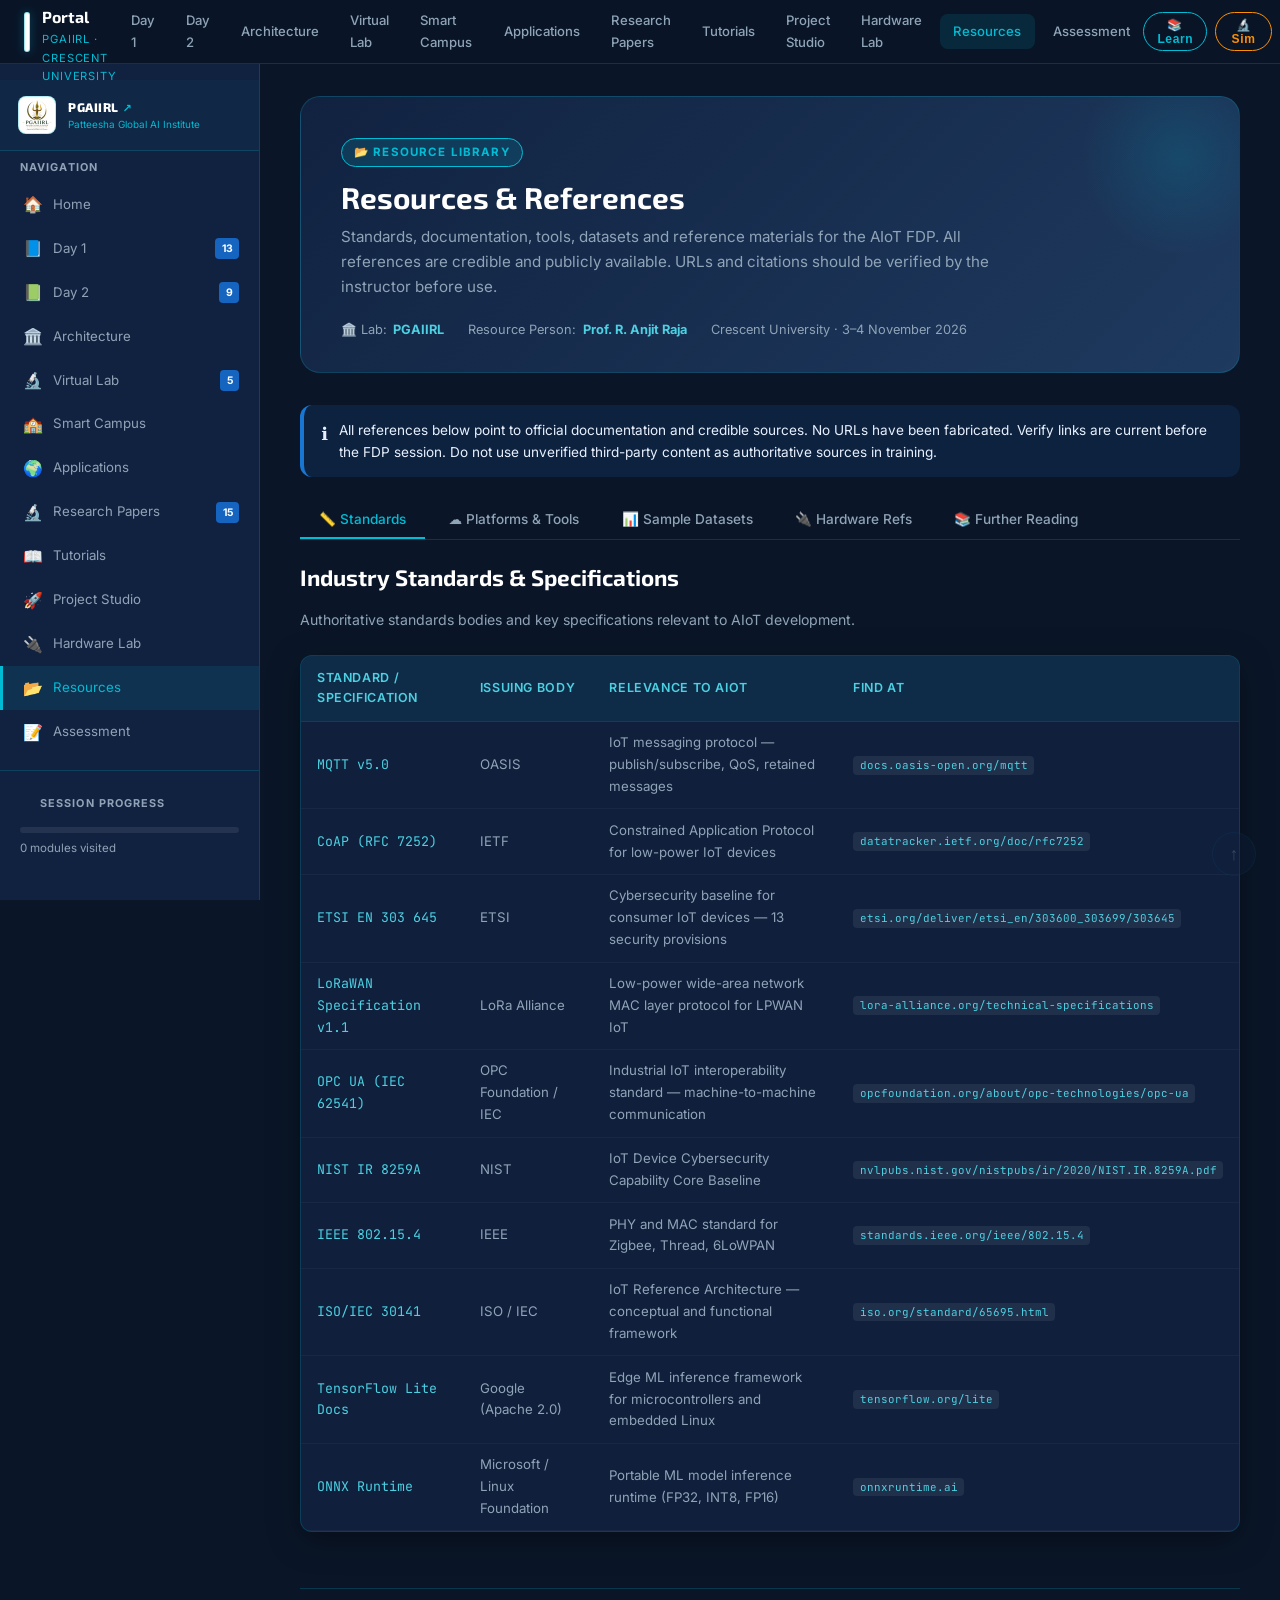
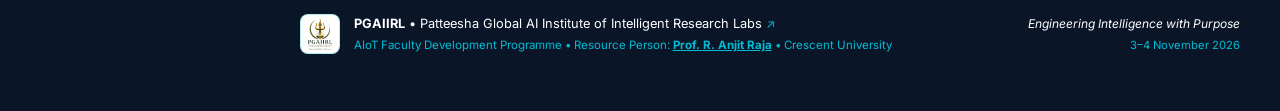
<file: pages/resources.html>
<!DOCTYPE html>
<html lang="en">
<head>
  <meta charset="UTF-8">
  <meta name="viewport" content="width=device-width, initial-scale=1.0">
  <title>Resources — AIoT FDP Portal</title>
  <link rel="icon" type="image/png" href="../Images/Final PGAIIRL Logo 2.0.png">
  <link rel="preconnect" href="https://fonts.googleapis.com">
  <link href="https://fonts.googleapis.com/css2?family=Exo+2:wght@400;600;700;800;900&family=Inter:wght@400;500;600;700&family=JetBrains+Mono:wght@400;500&display=swap" rel="stylesheet">
  <link rel="stylesheet" href="../assets/css/style.css">
</head>
<body data-portal="resources">

<div class="page-hero">
  <div class="tag">📂 Resource Library</div>
  <h1>Resources &amp; References</h1>
  <p>Standards, documentation, tools, datasets and reference materials for the AIoT FDP. All references are credible and publicly available. URLs and citations should be verified by the instructor before use.</p>
  <div class="meta">
    <span>🏛️ Lab: <strong>PGAIIRL</strong></span>
    <span>Resource Person: <strong>Prof. R. Anjit Raja</strong></span>
    <span>Crescent University · 3–4 November 2026</span>
  </div>
</div>

<div class="alert alert-info" style="margin-bottom:1.5rem;">
  <span class="alert-icon">ℹ️</span>
  <span>All references below point to official documentation and credible sources. No URLs have been fabricated. Verify links are current before the FDP session. Do not use unverified third-party content as authoritative sources in training.</span>
</div>

<div class="tabs">
  <button class="tab-btn active" data-tab="tab-standards">📏 Standards</button>
  <button class="tab-btn" data-tab="tab-platforms">☁️ Platforms & Tools</button>
  <button class="tab-btn" data-tab="tab-datasets">📊 Sample Datasets</button>
  <button class="tab-btn" data-tab="tab-hardware">🔌 Hardware Refs</button>
  <button class="tab-btn" data-tab="tab-reading">📚 Further Reading</button>
</div>

<!-- STANDARDS TAB -->
<div class="tab-pane active" id="tab-standards">
  <h2 class="section-title mb-2">Industry Standards &amp; Specifications</h2>
  <p class="section-subtitle">Authoritative standards bodies and key specifications relevant to AIoT development.</p>
  <div class="card" style="padding:0; overflow:hidden;">
    <table class="data-table">
      <thead>
        <tr>
          <th>Standard / Specification</th>
          <th>Issuing Body</th>
          <th>Relevance to AIoT</th>
          <th>Find at</th>
        </tr>
      </thead>
      <tbody>
        <tr>
          <td><span class="mono">MQTT v5.0</span></td>
          <td>OASIS</td>
          <td>IoT messaging protocol — publish/subscribe, QoS, retained messages</td>
          <td><code>docs.oasis-open.org/mqtt</code></td>
        </tr>
        <tr>
          <td><span class="mono">CoAP (RFC 7252)</span></td>
          <td>IETF</td>
          <td>Constrained Application Protocol for low-power IoT devices</td>
          <td><code>datatracker.ietf.org/doc/rfc7252</code></td>
        </tr>
        <tr>
          <td><span class="mono">ETSI EN 303 645</span></td>
          <td>ETSI</td>
          <td>Cybersecurity baseline for consumer IoT devices — 13 security provisions</td>
          <td><code>etsi.org/deliver/etsi_en/303600_303699/303645</code></td>
        </tr>
        <tr>
          <td><span class="mono">LoRaWAN Specification v1.1</span></td>
          <td>LoRa Alliance</td>
          <td>Low-power wide-area network MAC layer protocol for LPWAN IoT</td>
          <td><code>lora-alliance.org/technical-specifications</code></td>
        </tr>
        <tr>
          <td><span class="mono">OPC UA (IEC 62541)</span></td>
          <td>OPC Foundation / IEC</td>
          <td>Industrial IoT interoperability standard — machine-to-machine communication</td>
          <td><code>opcfoundation.org/about/opc-technologies/opc-ua</code></td>
        </tr>
        <tr>
          <td><span class="mono">NIST IR 8259A</span></td>
          <td>NIST</td>
          <td>IoT Device Cybersecurity Capability Core Baseline</td>
          <td><code>nvlpubs.nist.gov/nistpubs/ir/2020/NIST.IR.8259A.pdf</code></td>
        </tr>
        <tr>
          <td><span class="mono">IEEE 802.15.4</span></td>
          <td>IEEE</td>
          <td>PHY and MAC standard for Zigbee, Thread, 6LoWPAN</td>
          <td><code>standards.ieee.org/ieee/802.15.4</code></td>
        </tr>
        <tr>
          <td><span class="mono">ISO/IEC 30141</span></td>
          <td>ISO / IEC</td>
          <td>IoT Reference Architecture — conceptual and functional framework</td>
          <td><code>iso.org/standard/65695.html</code></td>
        </tr>
        <tr>
          <td><span class="mono">TensorFlow Lite Docs</span></td>
          <td>Google (Apache 2.0)</td>
          <td>Edge ML inference framework for microcontrollers and embedded Linux</td>
          <td><code>tensorflow.org/lite</code></td>
        </tr>
        <tr>
          <td><span class="mono">ONNX Runtime</span></td>
          <td>Microsoft / Linux Foundation</td>
          <td>Portable ML model inference runtime (FP32, INT8, FP16)</td>
          <td><code>onnxruntime.ai</code></td>
        </tr>
      </tbody>
    </table>
  </div>
</div>

<!-- PLATFORMS & TOOLS -->
<div class="tab-pane" id="tab-platforms">
  <h2 class="section-title mb-2">Platforms, Frameworks &amp; Tools</h2>
  <div class="grid-auto">

    <div class="card">
      <div style="font-size:1.8rem; margin-bottom:0.5rem;">🔴</div>
      <h4 style="color:var(--white); margin-bottom:0.3rem;">Node-RED</h4>
      <p style="font-size:0.8rem; color:var(--text-muted); margin-bottom:0.75rem;">Flow-based visual programming for IoT data wiring and dashboard integration. Runs on Raspberry Pi, local PC, or cloud.</p>
      <code>nodered.org</code>
      <div class="alert alert-info" style="margin-top:0.75rem; font-size:0.78rem;">
        <span>Free, open-source. Install: <code>npm install -g --unsafe-perm node-red</code></span>
      </div>
    </div>

    <div class="card">
      <div style="font-size:1.8rem; margin-bottom:0.5rem;">📊</div>
      <h4 style="color:var(--white); margin-bottom:0.3rem;">Grafana</h4>
      <p style="font-size:0.8rem; color:var(--text-muted); margin-bottom:0.75rem;">Open-source data visualization and alerting dashboard. Works with InfluxDB, PostgreSQL, Prometheus and more.</p>
      <code>grafana.com</code>
    </div>

    <div class="card">
      <div style="font-size:1.8rem; margin-bottom:0.5rem;">🟡</div>
      <h4 style="color:var(--white); margin-bottom:0.3rem;">ThingsBoard</h4>
      <p style="font-size:0.8rem; color:var(--text-muted); margin-bottom:0.75rem;">Open-source IoT platform for device management, data collection, processing and visualization. Free Community Edition available.</p>
      <code>thingsboard.io</code>
    </div>

    <div class="card">
      <div style="font-size:1.8rem; margin-bottom:0.5rem;">🦟</div>
      <h4 style="color:var(--white); margin-bottom:0.3rem;">Eclipse Mosquitto</h4>
      <p style="font-size:0.8rem; color:var(--text-muted); margin-bottom:0.75rem;">Lightweight open-source MQTT broker. Easy to install on Raspberry Pi or PC. Supports TLS and authentication.</p>
      <code>mosquitto.org</code>
    </div>

    <div class="card">
      <div style="font-size:1.8rem; margin-bottom:0.5rem;">🐍</div>
      <h4 style="color:var(--white); margin-bottom:0.3rem;">scikit-learn</h4>
      <p style="font-size:0.8rem; color:var(--text-muted); margin-bottom:0.75rem;">Python ML library — Random Forest, SVM, Isolation Forest, K-Means and more. Excellent for sensor data analysis.</p>
      <code>scikit-learn.org</code>
    </div>

    <div class="card">
      <div style="font-size:1.8rem; margin-bottom:0.5rem;">📉</div>
      <h4 style="color:var(--white); margin-bottom:0.3rem;">InfluxDB</h4>
      <p style="font-size:0.8rem; color:var(--text-muted); margin-bottom:0.75rem;">Purpose-built time-series database for IoT telemetry. Pairs well with Grafana and Telegraf for sensor data pipelines.</p>
      <code>influxdata.com</code>
    </div>

    <div class="card">
      <div style="font-size:1.8rem; margin-bottom:0.5rem;">🔵</div>
      <h4 style="color:var(--white); margin-bottom:0.3rem;">Arduino IDE</h4>
      <p style="font-size:0.8rem; color:var(--text-muted); margin-bottom:0.75rem;">Official IDE for Arduino and ESP32 development. Add ESP32 board support via Boards Manager.</p>
      <code>arduino.cc/en/software</code>
    </div>

    <div class="card">
      <div style="font-size:1.8rem; margin-bottom:0.5rem;">🎯</div>
      <h4 style="color:var(--white); margin-bottom:0.3rem;">MQTTX</h4>
      <p style="font-size:0.8rem; color:var(--text-muted); margin-bottom:0.75rem;">Cross-platform MQTT client for testing and debugging. GUI and CLI versions. Useful for FDP demonstrations.</p>
      <code>mqttx.app</code>
    </div>

  </div>
</div>

<!-- DATASETS -->
<div class="tab-pane" id="tab-datasets">
  <h2 class="section-title mb-2">Sample &amp; Synthetic Datasets</h2>
  <p class="section-subtitle">Publicly available datasets for sensor data analysis exercises. Always verify the license before use.</p>
  <div class="alert alert-warning" style="margin-bottom:1rem;">
    <span class="alert-icon">⚠️</span>
    <span>Datasets listed here are from public repositories. The portal does not host or validate external datasets. Verify availability and licensing before use in training.</span>
  </div>
  <div class="card" style="padding:0; overflow:hidden;">
    <table class="data-table">
      <thead>
        <tr><th>Dataset</th><th>Source</th><th>Description</th><th>Use Case</th></tr>
      </thead>
      <tbody>
        <tr>
          <td>UCI HAR Dataset</td>
          <td>UCI ML Repository</td>
          <td>Human Activity Recognition using smartphone accelerometer &amp; gyroscope</td>
          <td>Classification, edge ML</td>
        </tr>
        <tr>
          <td>Air Quality Dataset</td>
          <td>UCI ML Repository</td>
          <td>Hourly gas sensor responses in Italian city</td>
          <td>Regression, anomaly detection</td>
        </tr>
        <tr>
          <td>NASA CMAPSS</td>
          <td>NASA / Prognostics Center</td>
          <td>Turbofan engine degradation simulation data</td>
          <td>Predictive maintenance</td>
        </tr>
        <tr>
          <td>Household Power Consumption</td>
          <td>UCI ML Repository</td>
          <td>Individual household electric power consumption measurements</td>
          <td>Energy anomaly detection</td>
        </tr>
        <tr>
          <td>Soil Moisture Data</td>
          <td>USDA National Resources Conservation Service</td>
          <td>Soil moisture readings across multiple sites</td>
          <td>Smart agriculture</td>
        </tr>
      </tbody>
    </table>
  </div>
  <p style="font-size:0.78rem; color:var(--text-muted); margin-top:0.75rem;">Search at: <code>archive.ics.uci.edu/ml</code> · <code>kaggle.com/datasets</code> · <code>data.nasa.gov</code></p>
</div>

<!-- HARDWARE REFS -->
<div class="tab-pane" id="tab-hardware">
  <h2 class="section-title mb-2">Hardware Reference Guides</h2>
  <div class="alert alert-info" style="margin-bottom:1rem;">
    <span class="alert-icon">🔌</span>
    <span>Always consult the official manufacturer datasheet before connecting any sensor or module. Pay attention to voltage levels (3.3V vs 5V), current limits and GPIO pin compatibility. The portal does not provide hardware wiring advice that supersedes manufacturer documentation.</span>
  </div>
  <div class="grid-auto">
    <div class="card">
      <h4 style="color:var(--cyan); margin-bottom:0.5rem;">ESP32 DevKit</h4>
      <ul style="font-size:0.82rem; color:var(--text-muted); line-height:1.9; padding-left:1rem;">
        <li>240MHz dual-core Xtensa LX6</li>
        <li>520KB SRAM, 4MB Flash</li>
        <li>Wi-Fi 802.11 b/g/n + BLE 4.2</li>
        <li>GPIO: 34 pins (3.3V logic)</li>
        <li>ADC: 12-bit, DAC: 8-bit</li>
        <li>UART, SPI, I2C, I2S, PWM</li>
        <li>Datasheet: <code>espressif.com/en/products/socs/esp32</code></li>
      </ul>
    </div>
    <div class="card">
      <h4 style="color:var(--cyan); margin-bottom:0.5rem;">DHT22 Sensor</h4>
      <ul style="font-size:0.82rem; color:var(--text-muted); line-height:1.9; padding-left:1rem;">
        <li>Temperature: -40 to 80°C (±0.5°C)</li>
        <li>Humidity: 0–100%RH (±2–5%)</li>
        <li>Supply voltage: 3.3–6V DC</li>
        <li>Single-wire digital interface</li>
        <li>4.7kΩ pull-up resistor on data line</li>
        <li>Sample rate: max 0.5 Hz</li>
      </ul>
    </div>
    <div class="card">
      <h4 style="color:var(--cyan); margin-bottom:0.5rem;">Raspberry Pi 4B</h4>
      <ul style="font-size:0.82rem; color:var(--text-muted); line-height:1.9; padding-left:1rem;">
        <li>1.8GHz quad-core Cortex-A72</li>
        <li>2/4/8GB LPDDR4 RAM</li>
        <li>Wi-Fi 802.11ac, BLE 5.0</li>
        <li>GPIO: 40-pin (3.3V logic — do NOT connect 5V to GPIO)</li>
        <li>USB 3.0, Gigabit Ethernet, 2× micro-HDMI</li>
        <li>OS: Raspberry Pi OS (Debian-based)</li>
      </ul>
    </div>
    <div class="card">
      <h4 style="color:var(--cyan); margin-bottom:0.5rem;">HC-SR04 Ultrasonic</h4>
      <ul style="font-size:0.82rem; color:var(--text-muted); line-height:1.9; padding-left:1rem;">
        <li>Range: 2cm – 400cm</li>
        <li>Supply: 5V (use voltage divider for 3.3V GPIO)</li>
        <li>Trigger: 10µs pulse; Echo: proportional duration</li>
        <li>Distance = (echo_time × 343 m/s) / 2</li>
        <li>Beam angle: 15°</li>
      </ul>
    </div>
  </div>
</div>

<!-- FURTHER READING -->
<div class="tab-pane" id="tab-reading">
  <h2 class="section-title mb-2">Further Reading &amp; Research Directions</h2>
  <div class="grid-2">
    <div class="card">
      <h4 style="color:var(--cyan); margin-bottom:0.75rem;">📘 Recommended Book Areas</h4>
      <ul style="font-size:0.82rem; color:var(--text-muted); line-height:2.1; padding-left:1rem;">
        <li><em>Internet of Things</em> — A. Whitmore, A. Agarwal, L. Da Xu (Springer)</li>
        <li><em>Designing the Internet of Things</em> — A. McEwen, H. Cassimally (Wiley)</li>
        <li><em>TinyML</em> — P. Warden, D. Situnayake (O'Reilly)</li>
        <li><em>Hands-On Machine Learning</em> — A. Géron (O'Reilly)</li>
        <li><em>Introduction to IoT</em> — Coursera / IEEE Learning Network</li>
      </ul>
      <p style="font-size:0.72rem; color:var(--text-muted); margin-top:0.5rem;">Titles are illustrative references. Verify edition, publisher and availability before recommending to participants.</p>
    </div>
    <div class="card">
      <h4 style="color:var(--cyan); margin-bottom:0.75rem;">🔭 Emerging Research Directions</h4>
      <div class="grid-2" style="gap:0.6rem;">
        <div style="background:var(--glass); border:1px solid var(--border); border-radius:8px; padding:0.75rem; font-size:0.8rem;">
          <div style="font-weight:700; color:var(--white); margin-bottom:0.2rem;">TinyML</div>
          <div style="color:var(--text-muted);">ML inference on microcontrollers (Cortex-M, ESP32). Deployed capability — see TF Lite Micro.</div>
          <div style="margin-top:0.4rem;"><span style="background:rgba(0,200,83,0.15);color:var(--green);font-size:0.65rem;font-weight:700;padding:0.1rem 0.4rem;border-radius:3px;">DEPLOYED</span></div>
        </div>
        <div style="background:var(--glass); border:1px solid var(--border); border-radius:8px; padding:0.75rem; font-size:0.8rem;">
          <div style="font-weight:700; color:var(--white); margin-bottom:0.2rem;">Federated Learning</div>
          <div style="color:var(--text-muted);">Train models across distributed devices without sharing raw data. Active research area.</div>
          <div style="margin-top:0.4rem;"><span style="background:rgba(255,143,0,0.15);color:var(--amber);font-size:0.65rem;font-weight:700;padding:0.1rem 0.4rem;border-radius:3px;">RESEARCH</span></div>
        </div>
        <div style="background:var(--glass); border:1px solid var(--border); border-radius:8px; padding:0.75rem; font-size:0.8rem;">
          <div style="font-weight:700; color:var(--white); margin-bottom:0.2rem;">Digital Twins</div>
          <div style="color:var(--text-muted);">Virtual replicas of physical systems for real-time monitoring and what-if simulation.</div>
          <div style="margin-top:0.4rem;"><span style="background:rgba(0,200,83,0.15);color:var(--green);font-size:0.65rem;font-weight:700;padding:0.1rem 0.4rem;border-radius:3px;">DEPLOYED</span></div>
        </div>
        <div style="background:var(--glass); border:1px solid var(--border); border-radius:8px; padding:0.75rem; font-size:0.8rem;">
          <div style="font-weight:700; color:var(--white); margin-bottom:0.2rem;">Generative AI + IoT</div>
          <div style="color:var(--text-muted);">LLMs for natural language IoT control, anomaly explanation and report generation. Emerging.</div>
          <div style="margin-top:0.4rem;"><span style="background:rgba(255,143,0,0.15);color:var(--amber);font-size:0.65rem;font-weight:700;padding:0.1rem 0.4rem;border-radius:3px;">EMERGING</span></div>
        </div>
        <div style="background:var(--glass); border:1px solid var(--border); border-radius:8px; padding:0.75rem; font-size:0.8rem;">
          <div style="font-weight:700; color:var(--white); margin-bottom:0.2rem;">5G / 6G + IoT</div>
          <div style="color:var(--text-muted);">Ultra-low latency, massive device density for industrial and vehicular IoT. 5G deployed, 6G research.</div>
          <div style="margin-top:0.4rem;"><span style="background:rgba(255,143,0,0.15);color:var(--amber);font-size:0.65rem;font-weight:700;padding:0.1rem 0.4rem;border-radius:3px;">5G DEPLOYED / 6G RESEARCH</span></div>
        </div>
        <div style="background:var(--glass); border:1px solid var(--border); border-radius:8px; padding:0.75rem; font-size:0.8rem;">
          <div style="font-weight:700; color:var(--white); margin-bottom:0.2rem;">Agentic AI Systems</div>
          <div style="color:var(--text-muted);">Autonomous AI agents that monitor, decide and act across IoT pipelines. Very early research stage.</div>
          <div style="margin-top:0.4rem;"><span style="background:rgba(255,143,0,0.15);color:var(--amber);font-size:0.65rem;font-weight:700;padding:0.1rem 0.4rem;border-radius:3px;">EMERGING RESEARCH</span></div>
        </div>
      </div>
    </div>
  </div>
</div>

<script src="../assets/js/portal.js"></script>
<script src="../assets/js/nav.js"></script>
<script>document.addEventListener('DOMContentLoaded', () => { initTabs && initTabs(); initAccordion && initAccordion(); });</script>
</body>
</html>
</file>
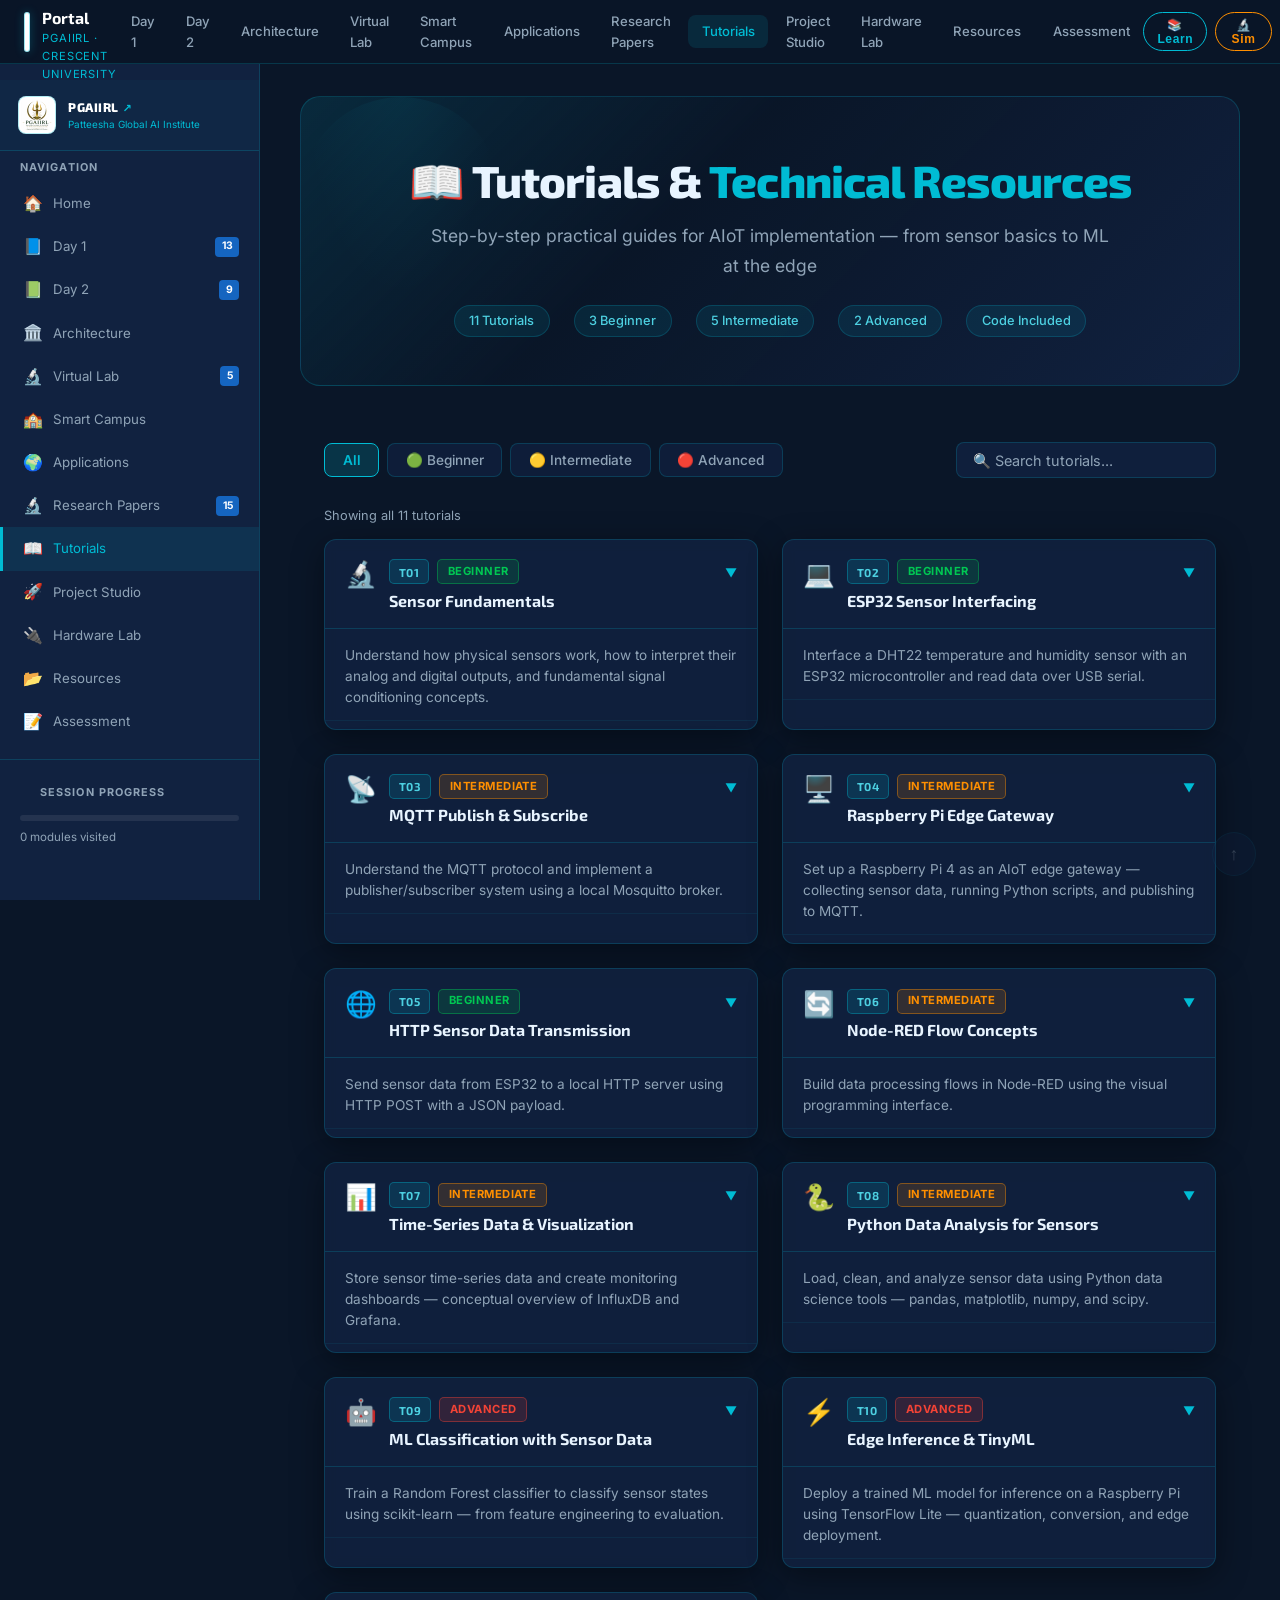
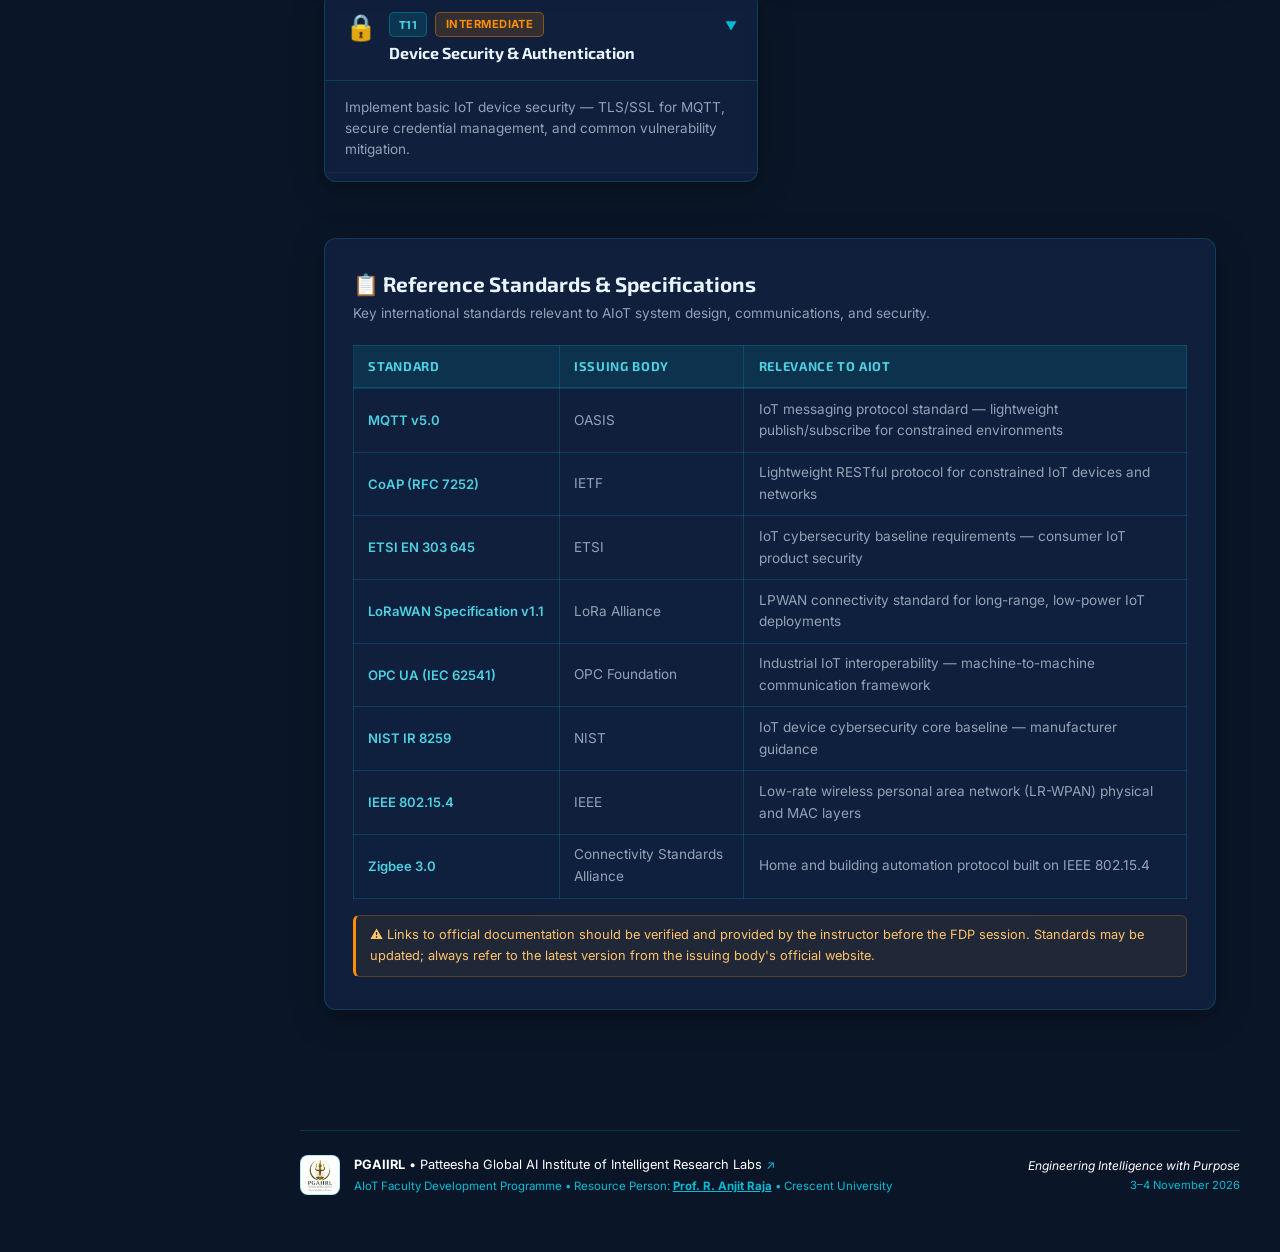
<file: pages/tutorials.html>
<!DOCTYPE html>
<html lang="en">
<head>
  <!-- ============================================================
       AIoT Faculty Development Programme Portal
       Page: Tutorials & Technical Resources
       Version: 1.0 | Crescent University FDP
       ============================================================ -->
  <meta charset="UTF-8" />
  <meta name="viewport" content="width=device-width, initial-scale=1.0" />
  <meta name="description" content="Step-by-step practical tutorials for AIoT implementation — sensor basics, MQTT, edge computing, ML and TinyML." />
  <title>Tutorials & Resources | AIoT FDP Portal</title>
  <link rel="icon" type="image/png" href="../Images/Final PGAIIRL Logo 2.0.png" />

  <!-- ── Google Fonts ── -->
  <link rel="preconnect" href="https://fonts.googleapis.com" />
  <link rel="preconnect" href="https://fonts.gstatic.com" crossorigin />
  <link href="https://fonts.googleapis.com/css2?family=Exo+2:wght@300;400;500;600;700;800&family=Inter:wght@300;400;500;600&display=swap" rel="stylesheet" />

  <!-- ── Portal Global Stylesheet ── -->
  <link rel="stylesheet" href="../assets/css/style.css" />

  <!-- ══════════════════════════════════════════════════════════════
       PAGE-LEVEL STYLES
       ══════════════════════════════════════════════════════════════ -->
  <style>
    /* ── CSS Custom Properties (mirror portal design system) ── */
    :root {
      --navy:        #0a1628;
      --navy-mid:    #112240;
      --cyan:        #00bcd4;
      --cyan-light:  #4dd0e1;
      --amber:       #ff8f00;
      --green:       #00c853;
      --red:         #f44336;
      --pink:        #e91e8c;
      --card-bg:     rgba(17, 34, 64, 0.85);
      --border:      rgba(0, 188, 212, 0.2);
      --text-primary:#e8f4ff;
      --text-muted:  #90a4b7;
      --radius:      12px;
      --shadow:      0 8px 32px rgba(0, 0, 0, 0.4);
    }

    /* ── Base Reset ── */
    *, *::before, *::after { box-sizing: border-box; margin: 0; padding: 0; }

    body {
      font-family: 'Inter', sans-serif;
      background-color: var(--navy);
      color: var(--text-primary);
      min-height: 100vh;
      line-height: 1.6;
    }

    /* ── Main Content Wrapper ── */
    .page-content {
      max-width: 1400px;
      margin: 0 auto;
      padding: 0 1.5rem 4rem;
    }

    /* ══════════════════════════════════════════
       PAGE HERO
       ══════════════════════════════════════════ */
    .page-hero {
      background: linear-gradient(
        135deg,
        rgba(0, 188, 212, 0.12) 0%,
        rgba(10, 22, 40, 0.95) 40%,
        rgba(17, 34, 64, 0.98) 100%
      );
      border-bottom: 1px solid var(--border);
      padding: 3.5rem 2rem 3rem;
      text-align: center;
      position: relative;
      overflow: hidden;
    }

    .page-hero::before {
      content: '';
      position: absolute;
      inset: 0;
      background: radial-gradient(ellipse at 50% -20%, rgba(0,188,212,0.08) 0%, transparent 70%);
      pointer-events: none;
    }

    .page-hero h1 {
      font-family: 'Exo 2', sans-serif;
      font-size: clamp(1.8rem, 4vw, 2.8rem);
      font-weight: 800;
      color: var(--text-primary);
      letter-spacing: -0.02em;
      margin-bottom: 0.75rem;
      position: relative;
    }

    .page-hero h1 span.accent {
      color: var(--cyan);
    }

    .page-hero .hero-subtitle {
      font-size: clamp(0.95rem, 2vw, 1.1rem);
      color: var(--text-muted);
      max-width: 680px;
      margin: 0 auto 1.5rem;
      line-height: 1.7;
      position: relative;
    }

    .hero-meta {
      display: flex;
      justify-content: center;
      gap: 1.5rem;
      flex-wrap: wrap;
      position: relative;
    }

    .hero-meta-chip {
      background: rgba(0, 188, 212, 0.1);
      border: 1px solid var(--border);
      border-radius: 20px;
      padding: 0.3rem 0.9rem;
      font-size: 0.8rem;
      color: var(--cyan-light);
      font-weight: 500;
    }

    /* ══════════════════════════════════════════
       CONTROLS BAR
       ══════════════════════════════════════════ */
    .controls-bar {
      display: flex;
      align-items: center;
      justify-content: space-between;
      gap: 1rem;
      padding: 1.5rem 0;
      flex-wrap: wrap;
    }

    /* Filter Tabs */
    .tab-row {
      display: flex;
      gap: 0.5rem;
      flex-wrap: wrap;
    }

    .tab-btn {
      background: rgba(17, 34, 64, 0.7);
      border: 1px solid var(--border);
      border-radius: 8px;
      color: var(--text-muted);
      cursor: pointer;
      font-family: 'Inter', sans-serif;
      font-size: 0.85rem;
      font-weight: 500;
      padding: 0.5rem 1.1rem;
      transition: all 0.2s ease;
    }

    .tab-btn:hover {
      border-color: var(--cyan);
      color: var(--cyan-light);
    }

    .tab-btn.active {
      background: rgba(0, 188, 212, 0.18);
      border-color: var(--cyan);
      color: var(--cyan);
      font-weight: 600;
    }

    /* Search Input */
    .search-input {
      background: rgba(17, 34, 64, 0.85);
      border: 1px solid var(--border);
      border-radius: 8px;
      color: var(--text-primary);
      font-family: 'Inter', sans-serif;
      font-size: 0.9rem;
      outline: none;
      padding: 0.55rem 1rem;
      min-width: 260px;
      transition: border-color 0.2s, box-shadow 0.2s;
    }

    .search-input::placeholder { color: var(--text-muted); }

    .search-input:focus {
      border-color: var(--cyan);
      box-shadow: 0 0 0 3px rgba(0, 188, 212, 0.12);
    }

    /* Results count */
    .results-count {
      font-size: 0.8rem;
      color: var(--text-muted);
      padding: 0.25rem 0;
    }

    /* ══════════════════════════════════════════
       TUTORIALS GRID
       ══════════════════════════════════════════ */
    .tutorials-grid {
      display: grid;
      grid-template-columns: repeat(auto-fill, minmax(360px, 1fr));
      gap: 1.5rem;
      margin-top: 0.5rem;
    }

    /* ── Individual Tutorial Card ── */
    .tutorial-card {
      background: var(--card-bg);
      border: 1px solid var(--border);
      border-radius: var(--radius);
      box-shadow: var(--shadow);
      overflow: hidden;
      transition: transform 0.2s ease, box-shadow 0.2s ease, border-color 0.2s ease;
      backdrop-filter: blur(6px);
    }

    .tutorial-card:hover {
      transform: translateY(-4px);
      box-shadow: 0 16px 48px rgba(0, 0, 0, 0.5);
      border-color: rgba(0, 188, 212, 0.45);
    }

    /* Card Header — clickable toggle area */
    .card-header {
      cursor: pointer;
      display: flex;
      align-items: flex-start;
      gap: 0.75rem;
      padding: 1.2rem 1.25rem 1rem;
      user-select: none;
      position: relative;
    }

    .card-header:hover { background: rgba(0, 188, 212, 0.04); }

    .card-icon {
      font-size: 1.6rem;
      line-height: 1;
      flex-shrink: 0;
      margin-top: 2px;
    }

    .card-header-text {
      flex: 1;
      min-width: 0;
    }

    .card-badges {
      display: flex;
      align-items: center;
      gap: 0.5rem;
      margin-bottom: 0.4rem;
      flex-wrap: wrap;
    }

    .id-badge {
      background: rgba(0, 188, 212, 0.15);
      border: 1px solid rgba(0, 188, 212, 0.35);
      border-radius: 5px;
      color: var(--cyan-light);
      font-family: 'Exo 2', sans-serif;
      font-size: 0.72rem;
      font-weight: 700;
      letter-spacing: 0.05em;
      padding: 0.15rem 0.55rem;
      text-transform: uppercase;
    }

    .difficulty-badge {
      border-radius: 5px;
      font-size: 0.7rem;
      font-weight: 700;
      letter-spacing: 0.04em;
      padding: 0.15rem 0.6rem;
      text-transform: uppercase;
    }

    .difficulty-badge.beginner {
      background: rgba(0, 200, 83, 0.15);
      border: 1px solid rgba(0, 200, 83, 0.4);
      color: var(--green);
    }

    .difficulty-badge.intermediate {
      background: rgba(255, 143, 0, 0.15);
      border: 1px solid rgba(255, 143, 0, 0.4);
      color: var(--amber);
    }

    .difficulty-badge.advanced {
      background: rgba(244, 67, 54, 0.15);
      border: 1px solid rgba(244, 67, 54, 0.4);
      color: var(--red);
    }

    .card-title {
      font-family: 'Exo 2', sans-serif;
      font-size: 1rem;
      font-weight: 700;
      color: var(--text-primary);
      line-height: 1.3;
    }

    .card-objective {
      color: var(--text-muted);
      font-size: 0.85rem;
      line-height: 1.55;
      margin: 0 0 0.5rem;
      padding: 0 1.25rem 0.75rem;
      border-bottom: 1px solid rgba(0,188,212,0.08);
    }

    /* Expand indicator */
    .expand-indicator {
      color: var(--cyan);
      font-size: 0.75rem;
      margin-left: auto;
      flex-shrink: 0;
      transition: transform 0.3s ease;
      margin-top: 4px;
    }

    .tutorial-card.expanded .expand-indicator { transform: rotate(180deg); }

    /* ── Card Details (collapsible) ── */
    .card-details {
      display: none;
      padding: 1rem 1.25rem 1.25rem;
      border-top: 1px solid var(--border);
      animation: fadeSlideIn 0.25s ease forwards;
    }

    .tutorial-card.expanded .card-details { display: block; }

    @keyframes fadeSlideIn {
      from { opacity: 0; transform: translateY(-6px); }
      to   { opacity: 1; transform: translateY(0); }
    }

    /* Detail sections */
    .detail-section {
      margin-bottom: 1rem;
    }

    .detail-section:last-child { margin-bottom: 0; }

    .detail-label {
      color: var(--cyan);
      font-size: 0.75rem;
      font-weight: 700;
      letter-spacing: 0.08em;
      text-transform: uppercase;
      margin-bottom: 0.35rem;
    }

    .detail-section p,
    .detail-section ul,
    .detail-section ol {
      color: var(--text-muted);
      font-size: 0.85rem;
      line-height: 1.6;
    }

    .detail-section ul,
    .detail-section ol {
      padding-left: 1.25rem;
    }

    .detail-section li { margin-bottom: 0.3rem; }

    /* Steps list — numbered with cyan accent */
    .steps-list {
      list-style: none;
      padding-left: 0;
      counter-reset: steps-counter;
    }

    .steps-list li {
      counter-increment: steps-counter;
      display: flex;
      gap: 0.65rem;
      margin-bottom: 0.5rem;
      font-size: 0.83rem;
      color: var(--text-muted);
      align-items: flex-start;
    }

    .steps-list li::before {
      content: counter(steps-counter);
      background: rgba(0, 188, 212, 0.2);
      border: 1px solid rgba(0, 188, 212, 0.4);
      border-radius: 50%;
      color: var(--cyan);
      flex-shrink: 0;
      font-size: 0.72rem;
      font-weight: 700;
      height: 1.4rem;
      line-height: 1.4rem;
      text-align: center;
      width: 1.4rem;
      margin-top: 1px;
    }

    /* Code / Terminal blocks */
    .code-block,
    .terminal {
      background: #060e1e;
      border: 1px solid rgba(0, 188, 212, 0.2);
      border-radius: 8px;
      color: #a8d8ea;
      font-family: 'Courier New', Courier, monospace;
      font-size: 0.78rem;
      line-height: 1.6;
      margin: 0.5rem 0;
      overflow-x: auto;
      padding: 1rem 1.1rem;
      position: relative;
      white-space: pre;
    }

    .code-block::before {
      content: attr(data-lang);
      color: var(--cyan);
      font-size: 0.68rem;
      font-weight: 700;
      letter-spacing: 0.08em;
      position: absolute;
      top: 0.45rem;
      right: 0.75rem;
      text-transform: uppercase;
      opacity: 0.7;
    }

    /* Keyword highlighting (static) */
    .kw { color: #c792ea; }     /* keywords */
    .fn { color: #82aaff; }     /* functions */
    .str{ color: #c3e88d; }     /* strings */
    .cm { color: #546e7a; font-style: italic; } /* comments */
    .num{ color: #f78c6c; }     /* numbers */

    /* Safety note callout */
    .safety-note {
      background: rgba(255, 143, 0, 0.08);
      border: 1px solid rgba(255, 143, 0, 0.35);
      border-left: 3px solid var(--amber);
      border-radius: 6px;
      color: #ffc46b;
      font-size: 0.82rem;
      line-height: 1.55;
      padding: 0.7rem 0.9rem;
      margin: 0.5rem 0;
    }

    /* Security/critical callout */
    .security-note {
      background: rgba(244, 67, 54, 0.08);
      border: 1px solid rgba(244, 67, 54, 0.35);
      border-left: 3px solid var(--red);
      border-radius: 6px;
      color: #ff8a80;
      font-size: 0.82rem;
      line-height: 1.55;
      padding: 0.7rem 0.9rem;
      margin: 0.5rem 0;
    }

    /* Info note callout */
    .info-note {
      background: rgba(0, 188, 212, 0.07);
      border: 1px solid rgba(0, 188, 212, 0.25);
      border-left: 3px solid var(--cyan);
      border-radius: 6px;
      color: var(--text-muted);
      font-size: 0.82rem;
      line-height: 1.55;
      padding: 0.7rem 0.9rem;
      margin: 0.5rem 0;
    }

    /* Output tag */
    .output-tag {
      background: rgba(0, 200, 83, 0.1);
      border: 1px solid rgba(0, 200, 83, 0.3);
      border-radius: 5px;
      color: #69f0ae;
      display: inline-block;
      font-size: 0.72rem;
      font-weight: 700;
      letter-spacing: 0.06em;
      padding: 0.15rem 0.55rem;
      margin-bottom: 0.3rem;
      text-transform: uppercase;
    }

    /* Errors tag */
    .errors-tag {
      background: rgba(244, 67, 54, 0.1);
      border: 1px solid rgba(244, 67, 54, 0.3);
      border-radius: 5px;
      color: #ff8a80;
      display: inline-block;
      font-size: 0.72rem;
      font-weight: 700;
      letter-spacing: 0.06em;
      padding: 0.15rem 0.55rem;
      margin-bottom: 0.3rem;
      text-transform: uppercase;
    }

    /* Vulnerability table within card */
    .vuln-table {
      width: 100%;
      border-collapse: collapse;
      font-size: 0.8rem;
      margin-top: 0.5rem;
    }

    .vuln-table th {
      background: rgba(0, 188, 212, 0.12);
      color: var(--cyan-light);
      font-weight: 600;
      padding: 0.4rem 0.6rem;
      text-align: left;
      border: 1px solid var(--border);
    }

    .vuln-table td {
      border: 1px solid var(--border);
      color: var(--text-muted);
      padding: 0.35rem 0.6rem;
      vertical-align: top;
    }

    .vuln-table tr:nth-child(even) td {
      background: rgba(17, 34, 64, 0.5);
    }

    /* Architecture flow pill */
    .arch-flow {
      display: flex;
      align-items: center;
      gap: 0.4rem;
      flex-wrap: wrap;
      margin: 0.4rem 0;
    }

    .arch-pill {
      background: rgba(0, 188, 212, 0.12);
      border: 1px solid rgba(0, 188, 212, 0.3);
      border-radius: 20px;
      color: var(--cyan-light);
      font-size: 0.75rem;
      padding: 0.2rem 0.65rem;
      font-weight: 500;
    }

    .arch-arrow {
      color: var(--cyan);
      font-size: 0.9rem;
    }

    /* No results state */
    .no-results {
      grid-column: 1 / -1;
      text-align: center;
      padding: 4rem 2rem;
      color: var(--text-muted);
    }

    .no-results .no-results-icon { font-size: 3rem; margin-bottom: 1rem; }
    .no-results p { font-size: 1.1rem; }

    /* ══════════════════════════════════════════
       STANDARDS SECTION
       ══════════════════════════════════════════ */
    .standards-section {
      margin-top: 3.5rem;
      padding: 2rem 1.75rem;
      background: var(--card-bg);
      border: 1px solid var(--border);
      border-radius: var(--radius);
      box-shadow: var(--shadow);
      backdrop-filter: blur(6px);
    }

    .standards-section h2 {
      font-family: 'Exo 2', sans-serif;
      font-size: 1.3rem;
      font-weight: 700;
      color: var(--text-primary);
      margin-bottom: 0.35rem;
    }

    .standards-section .section-sub {
      color: var(--text-muted);
      font-size: 0.85rem;
      margin-bottom: 1.25rem;
    }

    .standards-table {
      width: 100%;
      border-collapse: collapse;
      font-size: 0.85rem;
    }

    .standards-table thead tr {
      background: rgba(0, 188, 212, 0.12);
    }

    .standards-table th {
      border: 1px solid var(--border);
      color: var(--cyan-light);
      font-family: 'Exo 2', sans-serif;
      font-size: 0.8rem;
      font-weight: 700;
      letter-spacing: 0.05em;
      padding: 0.65rem 0.9rem;
      text-align: left;
      text-transform: uppercase;
    }

    .standards-table td {
      border: 1px solid var(--border);
      color: var(--text-muted);
      padding: 0.6rem 0.9rem;
      vertical-align: middle;
    }

    .standards-table td:first-child {
      color: var(--cyan-light);
      font-weight: 600;
      font-size: 0.82rem;
      white-space: nowrap;
    }

    .standards-table tbody tr:nth-child(even) td {
      background: rgba(17, 34, 64, 0.45);
    }

    .standards-table tbody tr:hover td {
      background: rgba(0, 188, 212, 0.06);
    }

    .standards-note {
      margin-top: 1rem;
      background: rgba(255, 143, 0, 0.07);
      border: 1px solid rgba(255, 143, 0, 0.25);
      border-left: 3px solid var(--amber);
      border-radius: 6px;
      color: #ffc46b;
      font-size: 0.8rem;
      padding: 0.6rem 0.9rem;
    }

    /* ══════════════════════════════════════════
       RESPONSIVE
       ══════════════════════════════════════════ */
    @media (max-width: 700px) {
      .controls-bar { flex-direction: column; align-items: stretch; }
      .search-input { min-width: 0; width: 100%; }
      .tutorials-grid { grid-template-columns: 1fr; }
      .standards-table { font-size: 0.75rem; }
    }
  </style>
</head>

<body data-portal="tutorials">

  <!-- ══════════════════════════════════════════════════════════════
       HEADER — auto-injected by nav.js
       ══════════════════════════════════════════════════════════════ -->

  <!-- ══════════════════════════════════════════════════════════════
       PAGE HERO
       ══════════════════════════════════════════════════════════════ -->
  <header class="page-hero" role="banner">
    <h1>📖 Tutorials &amp; <span class="accent">Technical Resources</span></h1>
    <p class="hero-subtitle">
      Step-by-step practical guides for AIoT implementation — from sensor basics to ML at the edge
    </p>
    <div class="hero-meta" aria-label="Page statistics">
      <span class="hero-meta-chip">11 Tutorials</span>
      <span class="hero-meta-chip">3 Beginner</span>
      <span class="hero-meta-chip">5 Intermediate</span>
      <span class="hero-meta-chip">2 Advanced</span>
      <span class="hero-meta-chip">Code Included</span>
    </div>
  </header>

  <!-- ══════════════════════════════════════════════════════════════
       MAIN PAGE CONTENT
       ══════════════════════════════════════════════════════════════ -->
  <main class="page-content" id="main-content">

    <!-- ── Controls Bar: Filters + Search ── -->
    <section class="controls-bar" aria-label="Filter and search tutorials">

      <!-- Difficulty Filter Tabs -->
      <nav class="tab-row" role="tablist" aria-label="Filter by difficulty">
        <button class="tab-btn active" data-filter="all"          role="tab" aria-selected="true">All</button>
        <button class="tab-btn"        data-filter="beginner"     role="tab" aria-selected="false">🟢 Beginner</button>
        <button class="tab-btn"        data-filter="intermediate" role="tab" aria-selected="false">🟡 Intermediate</button>
        <button class="tab-btn"        data-filter="advanced"     role="tab" aria-selected="false">🔴 Advanced</button>
      </nav>

      <!-- Search Bar -->
      <label for="tutorial-search" class="sr-only">Search tutorials</label>
      <input
        type="text"
        id="tutorial-search"
        class="search-input"
        placeholder="🔍 Search tutorials..."
        aria-label="Search tutorials by title or content"
        autocomplete="off"
      />
    </section>

    <!-- Results Count (updated by JS) -->
    <p class="results-count" id="results-count" aria-live="polite"></p>

    <!-- ══════════════════════════════════════════════════════════════
         TUTORIALS GRID
         ══════════════════════════════════════════════════════════════ -->
    <section class="tutorials-grid" id="tutorials-grid" aria-label="Tutorial cards">

      <!-- ────────────────────────────────────────────────────────
           T01 — Sensor Fundamentals  |  Beginner
           ──────────────────────────────────────────────────────── -->
      <article class="tutorial-card" data-difficulty="beginner" aria-label="Tutorial T01: Sensor Fundamentals">

        <div class="card-header" role="button" tabindex="0" aria-expanded="false">
          <span class="card-icon" aria-hidden="true">🔬</span>
          <div class="card-header-text">
            <div class="card-badges">
              <span class="id-badge">T01</span>
              <span class="difficulty-badge beginner">Beginner</span>
            </div>
            <h2 class="card-title">Sensor Fundamentals</h2>
          </div>
          <span class="expand-indicator" aria-hidden="true">▼</span>
        </div>

        <p class="card-objective">
          Understand how physical sensors work, how to interpret their analog and digital outputs,
          and fundamental signal conditioning concepts.
        </p>

        <div class="card-details">

          <!-- Prerequisites -->
          <div class="detail-section">
            <p class="detail-label">Prerequisites</p>
            <ul>
              <li>Basic electronics knowledge</li>
              <li>Ohm's Law and DC circuit principles</li>
            </ul>
          </div>

          <!-- Equipment -->
          <div class="detail-section">
            <p class="detail-label">Equipment &amp; Software</p>
            <ul>
              <li>Multimeter, DHT22 temperature/humidity sensor</li>
              <li>Breadboard, resistors, jumper wires</li>
              <li>Software: Arduino IDE</li>
            </ul>
          </div>

          <!-- Steps -->
          <div class="detail-section">
            <p class="detail-label">Steps</p>
            <ol class="steps-list">
              <li>Understanding analog vs digital sensor outputs — voltage dividers, ADC conversion</li>
              <li>Reading and interpreting sensor datasheets — key specs: VCC, output range, accuracy, response time</li>
              <li>Calibration basics — offset correction and gain correction <code>(y = mx + c)</code></li>
              <li>Signal noise and filtering — moving average filter implementation</li>
              <li>Sampling rate considerations — Nyquist theorem: sampling rate must be ≥ 2× signal frequency</li>
            </ol>
          </div>

          <!-- Safety Note -->
          <div class="safety-note" role="note">
            ⚠️ <strong>SAFETY:</strong> Always verify sensor operating voltage before connection.
            Use a multimeter to confirm pin voltages. Never apply 5V to a 3.3V sensor — damage
            or destruction will result.
          </div>

          <!-- Expected Output -->
          <div class="detail-section">
            <p class="detail-label">Expected Output</p>
            <span class="output-tag">OUTPUT</span>
            <p>Clean, filtered sensor reading displayed on the Arduino Serial Monitor.</p>
          </div>

          <!-- Common Errors -->
          <div class="detail-section">
            <p class="detail-label">Common Errors</p>
            <span class="errors-tag">TROUBLESHOOTING</span>
            <ul>
              <li>Applying 5 V to a 3.3 V sensor (damage risk)</li>
              <li>Missing pull-up resistors on open-drain outputs</li>
              <li>Floating analog pins giving random or erratic readings</li>
            </ul>
          </div>

        </div><!-- /card-details -->
      </article>


      <!-- ────────────────────────────────────────────────────────
           T02 — ESP32 Sensor Interfacing  |  Beginner
           ──────────────────────────────────────────────────────── -->
      <article class="tutorial-card" data-difficulty="beginner" aria-label="Tutorial T02: ESP32 Sensor Interfacing">

        <div class="card-header" role="button" tabindex="0" aria-expanded="false">
          <span class="card-icon" aria-hidden="true">💻</span>
          <div class="card-header-text">
            <div class="card-badges">
              <span class="id-badge">T02</span>
              <span class="difficulty-badge beginner">Beginner</span>
            </div>
            <h2 class="card-title">ESP32 Sensor Interfacing</h2>
          </div>
          <span class="expand-indicator" aria-hidden="true">▼</span>
        </div>

        <p class="card-objective">
          Interface a DHT22 temperature and humidity sensor with an ESP32 microcontroller
          and read data over USB serial.
        </p>

        <div class="card-details">

          <div class="detail-section">
            <p class="detail-label">Prerequisites</p>
            <ul>
              <li>Completed T01 — Sensor Fundamentals</li>
              <li>Basic C/C++ or Arduino programming</li>
            </ul>
          </div>

          <div class="detail-section">
            <p class="detail-label">Hardware &amp; Software</p>
            <ul>
              <li>ESP32 DevKit v1, DHT22 sensor, 10 kΩ pull-up resistor</li>
              <li>Breadboard, USB-A to micro-USB cable</li>
              <li>Arduino IDE with ESP32 board support (espressif/arduino-esp32)</li>
            </ul>
          </div>

          <div class="detail-section">
            <p class="detail-label">Steps</p>
            <ol class="steps-list">
              <li>Install ESP32 board support in Arduino IDE via Boards Manager → <em>espressif/arduino-esp32</em></li>
              <li>Wiring: DHT22 pin 1 (VCC) → 3.3 V &nbsp;|&nbsp; pin 2 (DATA) → GPIO4 + 10 kΩ pull-up to 3.3 V &nbsp;|&nbsp; pin 4 (GND) → GND</li>
              <li>Install <em>Adafruit DHT Sensor Library</em> from Library Manager</li>
              <li>Code walkthrough: include, define pins, <code>setup()</code> with <code>Serial.begin(115200)</code>, <code>loop()</code> with readTemperature/readHumidity</li>
              <li>Upload sketch and open Serial Monitor at 115200 baud</li>
              <li>Troubleshoot: NaN values → check wiring; no serial output → check baud rate; erratic readings → check pull-up resistor</li>
            </ol>
          </div>

          <!-- Code Snippet -->
          <div class="detail-section">
            <p class="detail-label">Code Snippet</p>
            <div class="code-block" data-lang="C / Arduino">
#include &lt;DHT.h&gt;
#define DHTPIN 4
#define DHTTYPE DHT22
DHT dht(DHTPIN, DHTTYPE);

void setup() {
  Serial.begin(115200);
  dht.begin();
  Serial.println("DHT22 Sensor Test");
}

void loop() {
  float t = dht.readTemperature();
  float h = dht.readHumidity();
  if (isnan(t) || isnan(h)) {
    Serial.println("Error: Failed to read from DHT22");
    return;
  }
  Serial.printf("Temperature: %.1f°C  Humidity: %.1f%%\n", t, h);
  delay(2000);
}</div>
          </div>

          <div class="safety-note" role="note">
            ⚠️ <strong>SAFETY:</strong> Never exceed 3.3 V on ESP32 GPIO pins — GPIO pins are
            <strong>NOT 5V tolerant</strong>. Always check sensor power requirements (VCC) before
            connecting. Incorrect voltage can permanently damage the ESP32.
          </div>

          <div class="detail-section">
            <p class="detail-label">Expected Output</p>
            <span class="output-tag">OUTPUT</span>
            <p>Serial Monitor shows temperature and humidity readings every 2 seconds.</p>
          </div>

        </div><!-- /card-details -->
      </article>


      <!-- ────────────────────────────────────────────────────────
           T03 — MQTT Publish & Subscribe  |  Intermediate
           ──────────────────────────────────────────────────────── -->
      <article class="tutorial-card" data-difficulty="intermediate" aria-label="Tutorial T03: MQTT Publish and Subscribe">

        <div class="card-header" role="button" tabindex="0" aria-expanded="false">
          <span class="card-icon" aria-hidden="true">📡</span>
          <div class="card-header-text">
            <div class="card-badges">
              <span class="id-badge">T03</span>
              <span class="difficulty-badge intermediate">Intermediate</span>
            </div>
            <h2 class="card-title">MQTT Publish &amp; Subscribe</h2>
          </div>
          <span class="expand-indicator" aria-hidden="true">▼</span>
        </div>

        <p class="card-objective">
          Understand the MQTT protocol and implement a publisher/subscriber system
          using a local Mosquitto broker.
        </p>

        <div class="card-details">

          <div class="detail-section">
            <p class="detail-label">Prerequisites</p>
            <ul>
              <li>Completed T02 — ESP32 Sensor Interfacing</li>
              <li>Basic networking concepts (IP address, ports, TCP)</li>
            </ul>
          </div>

          <div class="detail-section">
            <p class="detail-label">Software</p>
            <ul>
              <li>Mosquitto MQTT broker</li>
              <li>Arduino IDE <em>or</em> Python 3 with <code>paho-mqtt</code> library</li>
            </ul>
          </div>

          <div class="detail-section">
            <p class="detail-label">Architecture Concept</p>
            <div class="arch-flow" aria-label="MQTT architecture flow">
              <span class="arch-pill">Publisher (ESP32)</span>
              <span class="arch-arrow">→</span>
              <span class="arch-pill">Broker (Mosquitto)</span>
              <span class="arch-arrow">→</span>
              <span class="arch-pill">Subscriber (Python)</span>
            </div>
            <p style="margin-top:0.4rem;font-size:0.82rem;color:var(--text-muted);">
              Topics use hierarchical naming, e.g. <code>campus/room101/temperature</code>.
              QoS levels: 0 (at most once), 1 (at least once), 2 (exactly once).
            </p>
          </div>

          <div class="detail-section">
            <p class="detail-label">Steps</p>
            <ol class="steps-list">
              <li>Install and start Mosquitto broker: <code>mosquitto -v</code></li>
              <li>Configure <code>mosquitto.conf</code> for local anonymous connections</li>
              <li>Test with CLI tools: <code>mosquitto_sub</code> and <code>mosquitto_pub</code></li>
              <li>Build Python subscriber using <code>paho-mqtt</code> (see code below)</li>
              <li>Implement ESP32 publisher over Wi-Fi using the PubSubClient library</li>
              <li>Apply topic design best practices — hierarchical naming, no spaces</li>
            </ol>
          </div>

          <!-- Python Code -->
          <div class="detail-section">
            <p class="detail-label">Python Subscriber Code</p>
            <div class="code-block" data-lang="Python">
import paho.mqtt.client as mqtt

def on_connect(client, userdata, flags, rc):
    print(f"Connected with result code {rc}")
    client.subscribe("campus/#")

def on_message(client, userdata, msg):
    print(f"[{msg.topic}]: {msg.payload.decode()}")

client = mqtt.Client()
client.on_connect = on_connect
client.on_message = on_message
client.connect("127.0.0.1", 1883, 60)
client.loop_forever()</div>
          </div>

          <div class="detail-section">
            <p class="detail-label">Expected Output</p>
            <span class="output-tag">OUTPUT</span>
            <p>Messages published from ESP32 are received and printed by the Python subscriber.</p>
          </div>

          <div class="detail-section">
            <p class="detail-label">Common Errors</p>
            <span class="errors-tag">TROUBLESHOOTING</span>
            <ul>
              <li>Broker not running — start with <code>mosquitto -v</code></li>
              <li>Firewall blocking port 1883 — add inbound exception</li>
              <li>Incorrect broker IP address in client configuration</li>
            </ul>
          </div>

        </div>
      </article>


      <!-- ────────────────────────────────────────────────────────
           T04 — Raspberry Pi Edge Gateway  |  Intermediate
           ──────────────────────────────────────────────────────── -->
      <article class="tutorial-card" data-difficulty="intermediate" aria-label="Tutorial T04: Raspberry Pi Edge Gateway">

        <div class="card-header" role="button" tabindex="0" aria-expanded="false">
          <span class="card-icon" aria-hidden="true">🖥️</span>
          <div class="card-header-text">
            <div class="card-badges">
              <span class="id-badge">T04</span>
              <span class="difficulty-badge intermediate">Intermediate</span>
            </div>
            <h2 class="card-title">Raspberry Pi Edge Gateway</h2>
          </div>
          <span class="expand-indicator" aria-hidden="true">▼</span>
        </div>

        <p class="card-objective">
          Set up a Raspberry Pi 4 as an AIoT edge gateway — collecting sensor data,
          running Python scripts, and publishing to MQTT.
        </p>

        <div class="card-details">

          <div class="detail-section">
            <p class="detail-label">Prerequisites</p>
            <ul>
              <li>Completed T03 — MQTT Publish &amp; Subscribe</li>
              <li>Basic Linux command line familiarity</li>
            </ul>
          </div>

          <div class="detail-section">
            <p class="detail-label">Hardware</p>
            <ul>
              <li>Raspberry Pi 4 Model B (2 GB RAM minimum)</li>
              <li>Class 10 microSD card (16 GB+)</li>
              <li>Official 5 V / 3 A USB-C power supply</li>
              <li>USB keyboard and HDMI display for initial setup</li>
            </ul>
          </div>

          <div class="detail-section">
            <p class="detail-label">Steps</p>
            <ol class="steps-list">
              <li>Flash Raspberry Pi OS Lite (64-bit) using Raspberry Pi Imager; enable SSH and Wi-Fi in imager settings</li>
              <li>SSH login: <code>ssh pi@raspberrypi.local</code></li>
              <li>Update system: <code>sudo apt update &amp;&amp; sudo apt upgrade -y</code></li>
              <li>Install Python dependencies: <code>pip3 install paho-mqtt RPi.GPIO Adafruit-DHT</code></li>
              <li>Write Python script to read GPIO sensor data and publish via MQTT</li>
              <li>Install Node-RED (verify URL from official docs before running installer script)</li>
              <li>Enable Node-RED service: <code>sudo systemctl enable nodered.service</code></li>
              <li>Access Node-RED dashboard at <code>http://[pi-ip]:1880</code></li>
            </ol>
          </div>

          <div class="safety-note" role="note">
            ⚠️ <strong>SAFETY:</strong> Use the official 5 V / 3 A Raspberry Pi power supply —
            insufficient power causes SD card corruption. Handle GPIO carefully — double-check
            pin numbers before connecting voltage. GPIO pins are 3.3 V logic, <strong>NOT 5V tolerant</strong>.
          </div>

          <div class="detail-section">
            <p class="detail-label">Expected Output</p>
            <span class="output-tag">OUTPUT</span>
            <p>Node-RED dashboard accessible on the local network, displaying live sensor data from GPIO.</p>
          </div>

        </div>
      </article>


      <!-- ────────────────────────────────────────────────────────
           T05 — HTTP Sensor Data Transmission  |  Beginner
           ──────────────────────────────────────────────────────── -->
      <article class="tutorial-card" data-difficulty="beginner" aria-label="Tutorial T05: HTTP Sensor Data Transmission">

        <div class="card-header" role="button" tabindex="0" aria-expanded="false">
          <span class="card-icon" aria-hidden="true">🌐</span>
          <div class="card-header-text">
            <div class="card-badges">
              <span class="id-badge">T05</span>
              <span class="difficulty-badge beginner">Beginner</span>
            </div>
            <h2 class="card-title">HTTP Sensor Data Transmission</h2>
          </div>
          <span class="expand-indicator" aria-hidden="true">▼</span>
        </div>

        <p class="card-objective">
          Send sensor data from ESP32 to a local HTTP server using HTTP POST with a JSON payload.
        </p>

        <div class="card-details">

          <div class="detail-section">
            <p class="detail-label">Prerequisites</p>
            <ul>
              <li>Completed T02 — ESP32 Sensor Interfacing</li>
              <li>Basic understanding of HTTP and JSON</li>
            </ul>
          </div>

          <div class="detail-section">
            <p class="detail-label">Protocol Comparison</p>
            <p>
              <strong>HTTP</strong> (request-response): Simple, stateless, high overhead per message,
              good for infrequent data uploads.<br/>
              <strong>MQTT</strong> (publish-subscribe): Low overhead, persistent connections, ideal
              for high-frequency IoT telemetry.
            </p>
          </div>

          <div class="detail-section">
            <p class="detail-label">ESP32 HTTP POST Code</p>
            <div class="code-block" data-lang="C / Arduino">
#include &lt;WiFi.h&gt;
#include &lt;HTTPClient.h&gt;
#include &lt;ArduinoJson.h&gt;

const char* ssid      = "YourSSID";      // placeholder
const char* password  = "YourPassword";  // placeholder
const char* serverURL = "http://192.168.1.100:5000/data";

void sendData(float temp, float humidity) {
  HTTPClient http;
  http.begin(serverURL);
  http.addHeader("Content-Type", "application/json");

  StaticJsonDocument&lt;200&gt; doc;
  doc["sensor_id"]   = "ESP32-01";
  doc["temperature"] = temp;
  doc["humidity"]    = humidity;
  doc["timestamp"]   = millis();

  String payload;
  serializeJson(doc, payload);
  int code = http.POST(payload);
  Serial.printf("HTTP Response: %d\n", code);
  http.end();
}</div>
          </div>

          <div class="security-note" role="note">
            🔒 <strong>SECURITY:</strong> Never hardcode credentials (SSID/password) in production code.
            Use secure provisioning methods or environment variables.
          </div>

          <div class="detail-section">
            <p class="detail-label">Required Libraries</p>
            <ul>
              <li><code>WiFi.h</code> — built into ESP32 Arduino core</li>
              <li><code>HTTPClient.h</code> — built into ESP32 Arduino core</li>
              <li><code>ArduinoJson</code> — install via Library Manager (Benoit Blanchon)</li>
            </ul>
          </div>

        </div>
      </article>


      <!-- ────────────────────────────────────────────────────────
           T06 — Node-RED Flow Concepts  |  Intermediate
           ──────────────────────────────────────────────────────── -->
      <article class="tutorial-card" data-difficulty="intermediate" aria-label="Tutorial T06: Node-RED Flow Concepts">

        <div class="card-header" role="button" tabindex="0" aria-expanded="false">
          <span class="card-icon" aria-hidden="true">🔄</span>
          <div class="card-header-text">
            <div class="card-badges">
              <span class="id-badge">T06</span>
              <span class="difficulty-badge intermediate">Intermediate</span>
            </div>
            <h2 class="card-title">Node-RED Flow Concepts</h2>
          </div>
          <span class="expand-indicator" aria-hidden="true">▼</span>
        </div>

        <p class="card-objective">
          Build data processing flows in Node-RED using the visual programming interface.
        </p>

        <div class="card-details">

          <div class="detail-section">
            <p class="detail-label">Prerequisites</p>
            <ul>
              <li>Completed T04 — Raspberry Pi Edge Gateway</li>
            </ul>
          </div>

          <div class="detail-section">
            <p class="detail-label">Key Node-RED Nodes</p>
            <ul>
              <li><code>inject</code> — trigger messages on a timer or manually</li>
              <li><code>function</code> — run JavaScript to process <code>msg.payload</code></li>
              <li><code>mqtt-in / mqtt-out</code> — subscribe to and publish MQTT topics</li>
              <li><code>debug</code> — inspect message payloads in the sidebar</li>
              <li><code>switch</code> — route messages based on property values</li>
              <li><code>dashboard</code> nodes — build real-time web UI (charts, gauges)</li>
            </ul>
          </div>

          <div class="detail-section">
            <p class="detail-label">Example Flow — Temperature Alert</p>
            <div class="arch-flow">
              <span class="arch-pill">mqtt-in<br/><small>campus/+/temperature</small></span>
              <span class="arch-arrow">→</span>
              <span class="arch-pill">function<br/><small>Parse JSON / check &gt;30°C</small></span>
              <span class="arch-arrow">→</span>
              <span class="arch-pill">switch<br/><small>Route by value</small></span>
              <span class="arch-arrow">→</span>
              <span class="arch-pill">mqtt-out<br/><small>Publish alert</small></span>
            </div>
            <p style="font-size:0.82rem;color:var(--text-muted);margin-top:0.4rem;">
              A second branch from the switch node routes the value to the Node-RED dashboard for
              live gauge display.
            </p>
          </div>

          <div class="detail-section">
            <p class="detail-label">Sample Function Node (JS)</p>
            <div class="code-block" data-lang="JavaScript">
// Function Node: Temperature Threshold Check
var temp = msg.payload.temperature;
if (typeof temp !== 'number') {
    return null; // discard invalid messages
}
if (temp > 30) {
    msg.alert = true;
    msg.topic = "campus/alerts/temperature";
    msg.payload = {
        alert: "HIGH_TEMP",
        value: temp,
        unit: "°C"
    };
} else {
    msg.alert = false;
}
return msg;</div>
          </div>

          <div class="detail-section">
            <p class="detail-label">Expected Output</p>
            <span class="output-tag">OUTPUT</span>
            <p>Node-RED flow reads temperature over MQTT, triggers alert topic if &gt;30°C,
            and displays live value on Node-RED dashboard.</p>
          </div>

        </div>
      </article>


      <!-- ────────────────────────────────────────────────────────
           T07 — Time-Series Data & Visualization  |  Intermediate
           ──────────────────────────────────────────────────────── -->
      <article class="tutorial-card" data-difficulty="intermediate" aria-label="Tutorial T07: Time-Series Data and Visualization">

        <div class="card-header" role="button" tabindex="0" aria-expanded="false">
          <span class="card-icon" aria-hidden="true">📊</span>
          <div class="card-header-text">
            <div class="card-badges">
              <span class="id-badge">T07</span>
              <span class="difficulty-badge intermediate">Intermediate</span>
            </div>
            <h2 class="card-title">Time-Series Data &amp; Visualization</h2>
          </div>
          <span class="expand-indicator" aria-hidden="true">▼</span>
        </div>

        <p class="card-objective">
          Store sensor time-series data and create monitoring dashboards — conceptual overview
          of InfluxDB and Grafana.
        </p>

        <div class="card-details">

          <div class="detail-section">
            <p class="detail-label">Prerequisites</p>
            <ul>
              <li>Completed T04 — Raspberry Pi Edge Gateway</li>
              <li>Basic database concepts (tables, queries, indexing)</li>
            </ul>
          </div>

          <div class="detail-section">
            <p class="detail-label">Concepts Covered</p>
            <ul>
              <li>Time-series databases (InfluxDB) vs relational databases — why time-series is better for IoT telemetry</li>
              <li>InfluxDB line protocol for data ingestion: <code>measurement,tag=value field=value timestamp</code></li>
              <li>Flux query language basics — SELECT, filter, aggregate, window</li>
              <li>Grafana dashboard creation — panels, variables, alerts</li>
              <li>Connecting Grafana to InfluxDB as a data source</li>
            </ul>
          </div>

          <div class="detail-section">
            <p class="detail-label">Full-Stack Architecture</p>
            <div class="arch-flow">
              <span class="arch-pill">ESP32 / Pi</span>
              <span class="arch-arrow">→</span>
              <span class="arch-pill">MQTT</span>
              <span class="arch-arrow">→</span>
              <span class="arch-pill">Telegraf</span>
              <span class="arch-arrow">→</span>
              <span class="arch-pill">InfluxDB</span>
              <span class="arch-arrow">→</span>
              <span class="arch-pill">Grafana</span>
            </div>
          </div>

          <div class="info-note" role="note">
            ℹ️ InfluxDB and Grafana require server installation. This tutorial covers conceptual
            design and configuration steps. Always verify current installation procedures from
            official documentation before the lab session.
          </div>

          <div class="detail-section">
            <p class="detail-label">Example Line Protocol Entry</p>
            <div class="terminal">temperature,room=lab101,sensor=DHT22-01 value=26.4,humidity=58.2 1696000000000000000</div>
          </div>

        </div>
      </article>


      <!-- ────────────────────────────────────────────────────────
           T08 — Python Data Analysis for Sensors  |  Intermediate
           ──────────────────────────────────────────────────────── -->
      <article class="tutorial-card" data-difficulty="intermediate" aria-label="Tutorial T08: Python Data Analysis for Sensors">

        <div class="card-header" role="button" tabindex="0" aria-expanded="false">
          <span class="card-icon" aria-hidden="true">🐍</span>
          <div class="card-header-text">
            <div class="card-badges">
              <span class="id-badge">T08</span>
              <span class="difficulty-badge intermediate">Intermediate</span>
            </div>
            <h2 class="card-title">Python Data Analysis for Sensors</h2>
          </div>
          <span class="expand-indicator" aria-hidden="true">▼</span>
        </div>

        <p class="card-objective">
          Load, clean, and analyze sensor data using Python data science tools —
          pandas, matplotlib, numpy, and scipy.
        </p>

        <div class="card-details">

          <div class="detail-section">
            <p class="detail-label">Prerequisites</p>
            <ul>
              <li>Completed T05 or T06 (sensor data available)</li>
              <li>Python 3 basics</li>
            </ul>
          </div>

          <div class="detail-section">
            <p class="detail-label">Required Libraries</p>
            <ul>
              <li><code>pandas</code> — data loading, cleaning, manipulation</li>
              <li><code>numpy</code> — numerical operations and statistics</li>
              <li><code>matplotlib</code> — plotting and visualization</li>
              <li><code>scipy</code> — signal processing, filtering</li>
            </ul>
          </div>

          <div class="detail-section">
            <p class="detail-label">Analysis Pipeline Code</p>
            <div class="code-block" data-lang="Python">
import pandas as pd
import numpy as np
import matplotlib.pyplot as plt

# Load sensor CSV data
df = pd.read_csv('sensor_data.csv', parse_dates=['timestamp'])
df = df.set_index('timestamp')

# Handle missing values with time-based interpolation
df['temperature'] = df['temperature'].interpolate(method='time')

# Moving average filter (window = 5 samples)
df['temp_smooth'] = df['temperature'].rolling(window=5, center=True).mean()

# Simple anomaly detection: z-score threshold > 2.5
df['z_score'] = (df['temperature'] - df['temperature'].mean()) / df['temperature'].std()
df['anomaly'] = df['z_score'].abs() > 2.5

# Plotting
fig, axes = plt.subplots(2, 1, figsize=(12, 8))

axes[0].plot(df['temperature'], alpha=0.4, label='Raw')
axes[0].plot(df['temp_smooth'], label='Smoothed (MA-5)', linewidth=2)
axes[0].set_title('Temperature — Raw vs Smoothed')
axes[0].legend()

axes[1].scatter(df.index[df['anomaly']],
                df['temperature'][df['anomaly']],
                color='red', label='Anomalies', zorder=5)
axes[1].plot(df['temperature'], alpha=0.4)
axes[1].set_title('Anomaly Detection (z-score threshold = 2.5)')
axes[1].legend()

plt.tight_layout()
plt.savefig('sensor_analysis.png')
plt.show()</div>
          </div>

          <div class="detail-section">
            <p class="detail-label">Expected Output</p>
            <span class="output-tag">OUTPUT</span>
            <p>Two-panel plot saved as <code>sensor_analysis.png</code>: raw vs smoothed temperature
            and anomaly points highlighted in red.</p>
          </div>

        </div>
      </article>


      <!-- ────────────────────────────────────────────────────────
           T09 — ML Classification with Sensor Data  |  Advanced
           ──────────────────────────────────────────────────────── -->
      <article class="tutorial-card" data-difficulty="advanced" aria-label="Tutorial T09: ML Classification with Sensor Data">

        <div class="card-header" role="button" tabindex="0" aria-expanded="false">
          <span class="card-icon" aria-hidden="true">🤖</span>
          <div class="card-header-text">
            <div class="card-badges">
              <span class="id-badge">T09</span>
              <span class="difficulty-badge advanced">Advanced</span>
            </div>
            <h2 class="card-title">ML Classification with Sensor Data</h2>
          </div>
          <span class="expand-indicator" aria-hidden="true">▼</span>
        </div>

        <p class="card-objective">
          Train a Random Forest classifier to classify sensor states using scikit-learn —
          from feature engineering to evaluation.
        </p>

        <div class="card-details">

          <div class="detail-section">
            <p class="detail-label">Prerequisites</p>
            <ul>
              <li>Completed T08 — Python Data Analysis for Sensors</li>
              <li>Machine learning fundamentals (classification, train/test split)</li>
            </ul>
          </div>

          <div class="detail-section">
            <p class="detail-label">Software</p>
            <ul>
              <li>Python 3, scikit-learn, pandas, numpy, matplotlib, seaborn</li>
            </ul>
          </div>

          <div class="detail-section">
            <p class="detail-label">Steps</p>
            <ol class="steps-list">
              <li>Load and explore labeled sensor dataset — check class distribution</li>
              <li>Feature engineering — extract time-of-day features, rolling statistics (mean, std over 5-min window)</li>
              <li>Train/test split: 80% train / 20% test, stratified by class label</li>
              <li>Scale features with <code>StandardScaler</code></li>
              <li>Train <code>RandomForestClassifier(n_estimators=100)</code></li>
              <li>Evaluate: accuracy, precision, recall, F1, confusion matrix</li>
              <li>Analyze feature importances to understand model decisions</li>
            </ol>
          </div>

          <div class="detail-section">
            <p class="detail-label">Classification Code</p>
            <div class="code-block" data-lang="Python">
from sklearn.ensemble import RandomForestClassifier
from sklearn.model_selection import train_test_split
from sklearn.metrics import classification_report, confusion_matrix
from sklearn.preprocessing import StandardScaler
import pandas as pd
import numpy as np

# Load labeled dataset
df = pd.read_csv('sensor_labeled.csv')
feature_cols = ['temperature', 'humidity', 'co2', 'noise_db', 'lux']
X = df[feature_cols]
y = df['label']  # e.g., 'occupied', 'empty', 'meeting'

# Train/test split (stratified)
X_train, X_test, y_train, y_test = train_test_split(
    X, y, test_size=0.2, random_state=42, stratify=y)

# Feature scaling
scaler = StandardScaler()
X_train_sc = scaler.fit_transform(X_train)
X_test_sc  = scaler.transform(X_test)

# Train classifier
clf = RandomForestClassifier(n_estimators=100, random_state=42)
clf.fit(X_train_sc, y_train)

# Evaluate
y_pred = clf.predict(X_test_sc)
print(classification_report(y_test, y_pred))
print("Confusion Matrix:")
print(confusion_matrix(y_test, y_pred))</div>
          </div>

          <div class="info-note" role="note">
            ℹ️ <strong>Important:</strong> Performance metrics depend entirely on the quality and
            representativeness of training data. These results are illustrative only. Always
            validate on data from the actual deployment environment.
          </div>

        </div>
      </article>


      <!-- ────────────────────────────────────────────────────────
           T10 — Edge Inference & TinyML  |  Advanced
           ──────────────────────────────────────────────────────── -->
      <article class="tutorial-card" data-difficulty="advanced" aria-label="Tutorial T10: Edge Inference and TinyML">

        <div class="card-header" role="button" tabindex="0" aria-expanded="false">
          <span class="card-icon" aria-hidden="true">⚡</span>
          <div class="card-header-text">
            <div class="card-badges">
              <span class="id-badge">T10</span>
              <span class="difficulty-badge advanced">Advanced</span>
            </div>
            <h2 class="card-title">Edge Inference &amp; TinyML</h2>
          </div>
          <span class="expand-indicator" aria-hidden="true">▼</span>
        </div>

        <p class="card-objective">
          Deploy a trained ML model for inference on a Raspberry Pi using TensorFlow Lite —
          quantization, conversion, and edge deployment.
        </p>

        <div class="card-details">

          <div class="detail-section">
            <p class="detail-label">Prerequisites</p>
            <ul>
              <li>Completed T09 — ML Classification with Sensor Data</li>
              <li>Basic TensorFlow / Keras knowledge</li>
            </ul>
          </div>

          <div class="detail-section">
            <p class="detail-label">Key Concepts</p>
            <ul>
              <li><strong>TensorFlow Lite Converter</strong> — converts Keras/SavedModel to <code>.tflite</code></li>
              <li><strong>Model Quantization</strong> — INT8 reduces model size ~4× vs FP32 (figures are illustrative; actual results depend on model architecture)</li>
              <li><strong>Latency vs Accuracy Tradeoff</strong> — quantization speeds up inference but may reduce accuracy marginally</li>
              <li><strong>tflite-runtime</strong> — lightweight Python package for inference without full TensorFlow</li>
            </ul>
          </div>

          <div class="detail-section">
            <p class="detail-label">Deployment Pipeline</p>
            <div class="arch-flow">
              <span class="arch-pill">Train (Keras)</span>
              <span class="arch-arrow">→</span>
              <span class="arch-pill">Convert to .tflite</span>
              <span class="arch-arrow">→</span>
              <span class="arch-pill">INT8 Quantize</span>
              <span class="arch-arrow">→</span>
              <span class="arch-pill">Copy to Pi</span>
              <span class="arch-arrow">→</span>
              <span class="arch-pill">Run Inference</span>
            </div>
          </div>

          <div class="detail-section">
            <p class="detail-label">TFLite Inference Code (Raspberry Pi)</p>
            <div class="code-block" data-lang="Python">
import numpy as np
import tflite_runtime.interpreter as tflite

# Load TFLite model and allocate tensors
interpreter = tflite.Interpreter(model_path='model_quantized.tflite')
interpreter.allocate_tensors()

input_details  = interpreter.get_input_details()
output_details = interpreter.get_output_details()

# Prepare input data (one sensor reading: temp, hum, co2, noise, lux)
input_data = np.array([[25.3, 60.1, 850.0, 42.0, 320.0]], dtype=np.float32)
interpreter.set_tensor(input_details[0]['index'], input_data)

# Run inference
interpreter.invoke()
output = interpreter.get_tensor(output_details[0]['index'])
print(f"Predicted class index: {np.argmax(output)}")
print(f"Class probabilities:   {output}")</div>
          </div>

          <div class="info-note" role="note">
            ℹ️ Model size reduction and accuracy figures from quantization are illustrative.
            Actual results depend on model architecture and training data. Always benchmark
            on your specific hardware before deployment.
          </div>

        </div>
      </article>


      <!-- ────────────────────────────────────────────────────────
           T11 — Device Security & Authentication  |  Intermediate
           ──────────────────────────────────────────────────────── -->
      <article class="tutorial-card" data-difficulty="intermediate" aria-label="Tutorial T11: Device Security and Authentication">

        <div class="card-header" role="button" tabindex="0" aria-expanded="false">
          <span class="card-icon" aria-hidden="true">🔒</span>
          <div class="card-header-text">
            <div class="card-badges">
              <span class="id-badge">T11</span>
              <span class="difficulty-badge intermediate">Intermediate</span>
            </div>
            <h2 class="card-title">Device Security &amp; Authentication</h2>
          </div>
          <span class="expand-indicator" aria-hidden="true">▼</span>
        </div>

        <p class="card-objective">
          Implement basic IoT device security — TLS/SSL for MQTT, secure credential management,
          and common vulnerability mitigation.
        </p>

        <div class="card-details">

          <div class="detail-section">
            <p class="detail-label">Prerequisites</p>
            <ul>
              <li>Completed T03 — MQTT Publish &amp; Subscribe</li>
              <li>Basic networking and security concepts</li>
            </ul>
          </div>

          <div class="detail-section">
            <p class="detail-label">Key Concepts</p>
            <ul>
              <li><strong>TLS/SSL for MQTT</strong> — encrypted on port 8883 vs plaintext port 1883</li>
              <li><strong>Certificate-based authentication</strong> — CA cert, client cert, private key</li>
              <li><strong>Credential security</strong> — environment variables and secrets managers; <em>never hardcode</em></li>
              <li><strong>Standards reference:</strong> ETSI EN 303 645 IoT cybersecurity baseline requirements</li>
            </ul>
          </div>

          <div class="security-note" role="alert">
            🔒 <strong>SECURITY CRITICAL:</strong> Never hardcode credentials, API keys, or passwords
            in source code or version control. Use environment variables or a secure credential store.
            Code samples below use placeholder values only.
          </div>

          <div class="detail-section">
            <p class="detail-label">Python MQTT with TLS</p>
            <div class="code-block" data-lang="Python">
import paho.mqtt.client as mqtt
import ssl
import os

client = mqtt.Client()

# TLS configuration — certificate-based authentication
client.tls_set(
    ca_certs   = "ca.crt",
    certfile   = "client.crt",
    keyfile    = "client.key",
    tls_version= ssl.PROTOCOL_TLSv1_2
)

# Use environment variables — NEVER hardcode credentials
username = os.environ.get("MQTT_USER")
password = os.environ.get("MQTT_PASS")
client.username_pw_set(username, password)

client.connect("secure-broker.local", 8883, 60)
client.loop_forever()</div>
          </div>

          <div class="detail-section">
            <p class="detail-label">Common Vulnerabilities &amp; Mitigations</p>
            <table class="vuln-table">
              <thead>
                <tr>
                  <th>Vulnerability</th>
                  <th>Mitigation</th>
                </tr>
              </thead>
              <tbody>
                <tr>
                  <td>Default credentials left unchanged</td>
                  <td>Change immediately on first boot</td>
                </tr>
                <tr>
                  <td>Unencrypted MQTT (port 1883)</td>
                  <td>Enable TLS on port 8883</td>
                </tr>
                <tr>
                  <td>Hardcoded credentials in source</td>
                  <td>Use environment variables or secrets managers</td>
                </tr>
                <tr>
                  <td>No firmware update mechanism</td>
                  <td>Implement OTA update capability</td>
                </tr>
                <tr>
                  <td>Exposed debug/UART ports</td>
                  <td>Disable or physically protect debug interfaces</td>
                </tr>
              </tbody>
            </table>
          </div>

        </div>
      </article>

      <!-- No-results placeholder (shown by JS when filter yields nothing) -->
      <div class="no-results" id="no-results" hidden aria-live="polite">
        <div class="no-results-icon">🔍</div>
        <p>No tutorials match your current filter or search.</p>
        <p style="font-size:0.85rem;margin-top:0.5rem;color:var(--text-muted);">
          Try adjusting the difficulty filter or clearing the search box.
        </p>
      </div>

    </section><!-- /tutorials-grid -->


    <!-- ══════════════════════════════════════════════════════════════
         REFERENCE STANDARDS SECTION
         ══════════════════════════════════════════════════════════════ -->
    <section class="standards-section" aria-labelledby="standards-heading">

      <h2 id="standards-heading">📋 Reference Standards &amp; Specifications</h2>
      <p class="section-sub">
        Key international standards relevant to AIoT system design, communications, and security.
      </p>

      <div style="overflow-x:auto;">
        <table class="standards-table">
          <caption class="sr-only">Reference standards and specifications for AIoT</caption>
          <thead>
            <tr>
              <th scope="col">Standard</th>
              <th scope="col">Issuing Body</th>
              <th scope="col">Relevance to AIoT</th>
            </tr>
          </thead>
          <tbody>
            <tr>
              <td>MQTT v5.0</td>
              <td>OASIS</td>
              <td>IoT messaging protocol standard — lightweight publish/subscribe for constrained environments</td>
            </tr>
            <tr>
              <td>CoAP (RFC 7252)</td>
              <td>IETF</td>
              <td>Lightweight RESTful protocol for constrained IoT devices and networks</td>
            </tr>
            <tr>
              <td>ETSI EN 303 645</td>
              <td>ETSI</td>
              <td>IoT cybersecurity baseline requirements — consumer IoT product security</td>
            </tr>
            <tr>
              <td>LoRaWAN Specification v1.1</td>
              <td>LoRa Alliance</td>
              <td>LPWAN connectivity standard for long-range, low-power IoT deployments</td>
            </tr>
            <tr>
              <td>OPC UA (IEC 62541)</td>
              <td>OPC Foundation</td>
              <td>Industrial IoT interoperability — machine-to-machine communication framework</td>
            </tr>
            <tr>
              <td>NIST IR 8259</td>
              <td>NIST</td>
              <td>IoT device cybersecurity core baseline — manufacturer guidance</td>
            </tr>
            <tr>
              <td>IEEE 802.15.4</td>
              <td>IEEE</td>
              <td>Low-rate wireless personal area network (LR-WPAN) physical and MAC layers</td>
            </tr>
            <tr>
              <td>Zigbee 3.0</td>
              <td>Connectivity Standards Alliance</td>
              <td>Home and building automation protocol built on IEEE 802.15.4</td>
            </tr>
          </tbody>
        </table>
      </div>

      <p class="standards-note">
        ⚠️ Links to official documentation should be verified and provided by the instructor before
        the FDP session. Standards may be updated; always refer to the latest version from the
        issuing body's official website.
      </p>

    </section><!-- /standards-section -->

  </main><!-- /page-content -->


  <!-- ══════════════════════════════════════════════════════════════
       PORTAL SCRIPTS
       ══════════════════════════════════════════════════════════════ -->
  <script src="../assets/js/portal.js"></script>
  <script src="../assets/js/nav.js"></script>

  <!-- ══════════════════════════════════════════════════════════════
       PAGE SCRIPT — Filter, Search, Expand/Collapse
       ══════════════════════════════════════════════════════════════ -->
  <script>
    (function () {
      'use strict';

      /* ── DOM References ── */
      const grid        = document.getElementById('tutorials-grid');
      const cards       = Array.from(document.querySelectorAll('.tutorial-card'));
      const tabBtns     = Array.from(document.querySelectorAll('.tab-btn'));
      const searchInput = document.getElementById('tutorial-search');
      const noResults   = document.getElementById('no-results');
      const countLabel  = document.getElementById('results-count');

      /* ── State ── */
      let activeFilter = 'all';
      let searchTerm   = '';

      /* ────────────────────────────────────────
         FILTER & SEARCH LOGIC
         ──────────────────────────────────────── */
      function applyFilters() {
        let visible = 0;

        cards.forEach(function (card) {
          const difficulty = card.dataset.difficulty || '';
          const text       = card.textContent.toLowerCase();
          const termMatch  = searchTerm === '' || text.includes(searchTerm);
          const diffMatch  = activeFilter === 'all' || difficulty === activeFilter;
          const show       = termMatch && diffMatch;

          card.hidden = !show;
          if (show) visible++;
        });

        /* No-results state */
        noResults.hidden = visible > 0;

        /* Results count label */
        const total = cards.length;
        if (activeFilter === 'all' && searchTerm === '') {
          countLabel.textContent = 'Showing all ' + total + ' tutorials';
        } else {
          countLabel.textContent = 'Showing ' + visible + ' of ' + total + ' tutorials';
        }
      }

      /* ── Initial count ── */
      applyFilters();

      /* ────────────────────────────────────────
         DIFFICULTY FILTER TABS
         ──────────────────────────────────────── */
      tabBtns.forEach(function (btn) {
        btn.addEventListener('click', function () {
          activeFilter = btn.dataset.filter;

          /* Update ARIA and active class */
          tabBtns.forEach(function (b) {
            b.classList.toggle('active', b === btn);
            b.setAttribute('aria-selected', b === btn ? 'true' : 'false');
          });

          applyFilters();
        });

        /* Keyboard: Enter or Space activates tab */
        btn.addEventListener('keydown', function (e) {
          if (e.key === 'Enter' || e.key === ' ') {
            e.preventDefault();
            btn.click();
          }
        });
      });

      /* ────────────────────────────────────────
         SEARCH INPUT
         ──────────────────────────────────────── */
      searchInput.addEventListener('keyup', function () {
        searchTerm = searchInput.value.trim().toLowerCase();
        applyFilters();
      });

      /* Clear search on Escape */
      searchInput.addEventListener('keydown', function (e) {
        if (e.key === 'Escape') {
          searchInput.value = '';
          searchTerm = '';
          applyFilters();
          searchInput.blur();
        }
      });

      /* ────────────────────────────────────────
         EXPAND / COLLAPSE CARD DETAILS
         ──────────────────────────────────────── */
      cards.forEach(function (card) {
        const header  = card.querySelector('.card-header');
        if (!header) return;

        function toggleCard() {
          const isExpanded = card.classList.toggle('expanded');
          header.setAttribute('aria-expanded', isExpanded ? 'true' : 'false');
        }

        header.addEventListener('click', toggleCard);

        /* Keyboard accessibility: Enter or Space on focusable header */
        header.addEventListener('keydown', function (e) {
          if (e.key === 'Enter' || e.key === ' ') {
            e.preventDefault();
            toggleCard();
          }
        });
      });

    }());
  </script>

  <!-- Screen-reader only utility class -->
  <style>
    .sr-only {
      position: absolute;
      width: 1px; height: 1px;
      padding: 0; margin: -1px;
      overflow: hidden; clip: rect(0,0,0,0);
      white-space: nowrap; border: 0;
    }
  </style>

</body>
</html>
</file>
<file: assets/css/style.css>
/* ==========================================================
   AIoT FDP Training Portal — Master Stylesheet
   Crescent University | Prof. R. Anjit Raja
   ========================================================== */

/* ---- CSS Custom Properties ---- */
:root {
  --navy:        #0a1628;
  --navy-mid:    #112240;
  --navy-light:  #1e3a5f;
  --blue:        #1565c0;
  --blue-bright: #1976d2;
  --cyan:        #00bcd4;
  --cyan-light:  #4dd0e1;
  --cyan-glow:   #00e5ff;
  --teal:        #00897b;
  --amber:       #ff8f00;
  --green:       #00c853;
  --red:         #f44336;
  --white:       #ffffff;
  --off-white:   #e8f0fe;
  --text-primary:#e8f4ff;
  --text-muted:  #90a4b7;
  --border:      rgba(0,188,212,0.2);
  --card-bg:     rgba(17,34,64,0.85);
  --glass:       rgba(255,255,255,0.04);
  --shadow:      0 8px 32px rgba(0,0,0,0.4);
  --shadow-glow: 0 0 20px rgba(0,188,212,0.3);
  --radius:      12px;
  --radius-lg:   20px;
  --transition:  0.28s cubic-bezier(0.4,0,0.2,1);
  --font-head:   'Exo 2', 'Segoe UI', system-ui, sans-serif;
  --font-body:   'Inter', 'Segoe UI', system-ui, sans-serif;
  --font-mono:   'JetBrains Mono', 'Fira Code', 'Consolas', monospace;
}

/* ---- Reset & Base ---- */
*, *::before, *::after { box-sizing: border-box; margin: 0; padding: 0; }

html { scroll-behavior: smooth; font-size: 16px; }

body {
  font-family: var(--font-body);
  background: var(--navy);
  color: var(--text-primary);
  line-height: 1.65;
  min-height: 100vh;
  overflow-x: hidden;
}

a { color: var(--cyan); text-decoration: none; transition: color var(--transition); }
a:hover { color: var(--cyan-glow); }

img { max-width: 100%; display: block; }

h1,h2,h3,h4,h5,h6 { font-family: var(--font-head); font-weight: 700; line-height: 1.25; }

/* ---- Scrollbar ---- */
::-webkit-scrollbar { width: 6px; height: 6px; }
::-webkit-scrollbar-track { background: var(--navy-mid); }
::-webkit-scrollbar-thumb { background: var(--cyan); border-radius: 3px; }

/* ===== HEADER / TOP-NAV ===== */
.site-header {
  position: fixed; top: 0; left: 0; right: 0; z-index: 1000;
  background: rgba(10,22,40,0.96);
  backdrop-filter: blur(12px);
  border-bottom: 1px solid var(--border);
  padding: 0 1.5rem;
  height: 64px;
  display: flex; align-items: center; justify-content: space-between;
}

.header-brand {
  display: flex; align-items: center; gap: 0.75rem;
}
.brand-logo-img {
  width: 40px;
  height: 40px;
  border-radius: 8px;
  background: #ffffff;
  padding: 2px;
  box-shadow: 0 0 10px rgba(0, 188, 212, 0.3);
  object-fit: contain;
  flex-shrink: 0;
  border: 1px solid rgba(0, 188, 212, 0.4);
  image-rendering: -webkit-optimize-contrast;
  transition: transform 0.25s ease, box-shadow 0.25s ease;
}
.brand-logo-img:hover {
  transform: scale(1.05);
  box-shadow: 0 0 16px rgba(0, 188, 212, 0.55);
}
.header-brand .logo-icon {
  width: 40px; height: 40px;
  background: linear-gradient(135deg, var(--cyan), var(--blue));
  border-radius: 10px;
  display: flex; align-items: center; justify-content: center;
  font-size: 1.3rem; font-weight: 900; color: var(--navy); font-family: var(--font-head);
}
.header-brand .brand-text { display: flex; flex-direction: column; }
.header-brand .brand-title { font-size: 1rem; font-weight: 700; color: var(--white); font-family: var(--font-head); }
.header-brand .brand-sub   { font-size: 0.7rem; color: var(--cyan); text-transform: uppercase; letter-spacing: 0.08em; }

.top-nav {
  display: flex; align-items: center; gap: 0.25rem;
}
.top-nav a {
  padding: 0.4rem 0.85rem;
  border-radius: 8px;
  font-size: 0.82rem; font-weight: 500;
  color: var(--text-muted);
  transition: all var(--transition);
}
.top-nav a:hover, .top-nav a.active {
  background: rgba(0,188,212,0.12);
  color: var(--cyan);
}

.mode-badge {
  display: flex; align-items: center; gap: 0.5rem;
}
.mode-btn {
  padding: 0.3rem 0.8rem;
  border-radius: 20px;
  font-size: 0.75rem; font-weight: 600; letter-spacing: 0.05em;
  border: 1.5px solid transparent;
  cursor: pointer; transition: all var(--transition);
  background: transparent;
}
.mode-btn.learning  { color: var(--cyan);  border-color: var(--cyan); }
.mode-btn.sim       { color: var(--amber); border-color: var(--amber); }
.mode-btn.hardware  { color: var(--green); border-color: var(--green); }
.mode-btn.active    { color: var(--navy);  }
.mode-btn.learning.active  { background: var(--cyan); }
.mode-btn.sim.active       { background: var(--amber); }
.mode-btn.hardware.active  { background: var(--green); }

/* Mobile menu toggle */
.menu-toggle { display: none; background: none; border: none; color: var(--cyan); font-size: 1.5rem; cursor: pointer; }

/* ===== SIDEBAR NAV ===== */
.portal-wrapper { display: flex; padding-top: 64px; min-height: 100vh; }

.sidebar {
  width: 260px; flex-shrink: 0;
  background: var(--navy-mid);
  border-right: 1px solid var(--border);
  position: fixed; top: 64px; bottom: 0;
  overflow-y: auto; z-index: 900;
  padding: 1rem 0;
  transition: transform var(--transition);
}

.sidebar-section { margin-bottom: 0.5rem; }
.sidebar-section-title {
  padding: 0.5rem 1.25rem 0.35rem;
  font-size: 0.68rem; font-weight: 700;
  color: var(--text-muted); text-transform: uppercase; letter-spacing: 0.1em;
}
.sidebar-link {
  display: flex; align-items: center; gap: 0.65rem;
  padding: 0.55rem 1.25rem;
  font-size: 0.83rem; color: var(--text-muted);
  border-left: 3px solid transparent;
  transition: all var(--transition);
  cursor: pointer;
}
.sidebar-link:hover {
  background: var(--glass);
  color: var(--text-primary);
  border-left-color: var(--cyan);
}
.sidebar-link.active {
  background: rgba(0,188,212,0.1);
  color: var(--cyan);
  border-left-color: var(--cyan);
}
.sidebar-link .icon { font-size: 1rem; min-width: 20px; text-align: center; }
.sidebar-link .badge {
  margin-left: auto;
  background: var(--blue); color: var(--white);
  font-size: 0.65rem; font-weight: 700;
  padding: 0.1rem 0.4rem; border-radius: 4px;
}
.sidebar-link .done-mark { margin-left: auto; color: var(--green); font-size: 0.85rem; }

/* ===== MAIN CONTENT ===== */
.main-content {
  margin-left: 260px;
  flex: 1; min-width: 0;
  padding: 2rem 2.5rem;
}

/* ===== PAGE HERO / SECTION HEADER ===== */
.page-hero {
  background: linear-gradient(135deg, var(--navy-mid), var(--navy-light));
  border: 1px solid var(--border);
  border-radius: var(--radius-lg);
  padding: 2.5rem 2.5rem 2rem;
  margin-bottom: 2rem;
  position: relative; overflow: hidden;
}
.page-hero::before {
  content: '';
  position: absolute; top: -40px; right: -40px;
  width: 200px; height: 200px;
  background: radial-gradient(circle, rgba(0,188,212,0.15), transparent 70%);
  border-radius: 50%;
  pointer-events: none;
}
.page-hero .tag {
  display: inline-block;
  background: rgba(0,188,212,0.15); color: var(--cyan);
  font-size: 0.72rem; font-weight: 700; letter-spacing: 0.1em; text-transform: uppercase;
  padding: 0.25rem 0.75rem; border-radius: 20px; border: 1px solid var(--cyan);
  margin-bottom: 0.75rem;
}
.page-hero h1 { font-size: 1.85rem; color: var(--white); margin-bottom: 0.5rem; }
.page-hero p  { color: var(--text-muted); max-width: 680px; font-size: 0.95rem; }
.page-hero .meta { display: flex; gap: 1.5rem; margin-top: 1.25rem; flex-wrap: wrap; }
.page-hero .meta span { font-size: 0.8rem; color: var(--text-muted); display: flex; align-items: center; gap: 0.4rem; }
.page-hero .meta span strong { color: var(--cyan-light); }

/* ===== CARDS ===== */
.card {
  background: var(--card-bg);
  border: 1px solid var(--border);
  border-radius: var(--radius);
  padding: 1.5rem;
  box-shadow: var(--shadow);
  transition: border-color var(--transition), box-shadow var(--transition);
}
.card:hover {
  border-color: rgba(0,188,212,0.4);
  box-shadow: var(--shadow-glow);
}
.card-header {
  display: flex; align-items: center; gap: 0.75rem;
  margin-bottom: 1rem; padding-bottom: 0.75rem;
  border-bottom: 1px solid var(--border);
}
.card-header .icon { font-size: 1.3rem; }
.card-header h3 { font-size: 1rem; color: var(--white); }
.card-header h3 small { display: block; font-size: 0.75rem; font-weight: 400; color: var(--text-muted); }

/* ===== GRID LAYOUTS ===== */
.grid-2 { display: grid; grid-template-columns: repeat(2, 1fr); gap: 1.25rem; }
.grid-3 { display: grid; grid-template-columns: repeat(3, 1fr); gap: 1.25rem; }
.grid-4 { display: grid; grid-template-columns: repeat(4, 1fr); gap: 1rem; }
.grid-auto { display: grid; grid-template-columns: repeat(auto-fill, minmax(280px, 1fr)); gap: 1.25rem; }

/* ===== MODULE CARDS ===== */
.module-card {
  background: var(--card-bg);
  border: 1px solid var(--border);
  border-radius: var(--radius);
  padding: 1.25rem;
  cursor: pointer;
  transition: all var(--transition);
  position: relative;
}
.module-card:hover {
  transform: translateY(-3px);
  border-color: var(--cyan);
  box-shadow: var(--shadow-glow);
}
.module-card.completed { border-left: 4px solid var(--green); }
.module-card .module-num {
  font-size: 0.7rem; font-weight: 700; color: var(--cyan); text-transform: uppercase; letter-spacing: 0.08em;
  margin-bottom: 0.4rem;
}
.module-card h4 { font-size: 0.9rem; color: var(--white); margin-bottom: 0.5rem; }
.module-card p  { font-size: 0.78rem; color: var(--text-muted); }
.module-card .duration-tag {
  position: absolute; top: 1rem; right: 1rem;
  font-size: 0.68rem; font-weight: 600;
  background: rgba(0,188,212,0.1); color: var(--cyan);
  padding: 0.15rem 0.5rem; border-radius: 4px;
}

/* ===== SECTION TITLES ===== */
.section-title {
  font-size: 1.4rem; font-weight: 700; color: var(--white);
  margin-bottom: 0.35rem;
  display: flex; align-items: center; gap: 0.6rem;
}
.section-title .accent { color: var(--cyan); }
.section-subtitle { color: var(--text-muted); font-size: 0.88rem; margin-bottom: 1.5rem; }

/* ===== TABS ===== */
.tabs { display: flex; gap: 0.25rem; margin-bottom: 1.5rem; border-bottom: 1px solid var(--border); padding-bottom: 0; }
.tab-btn {
  padding: 0.6rem 1.2rem;
  background: none; border: none;
  font-size: 0.85rem; font-weight: 500;
  color: var(--text-muted);
  border-bottom: 2px solid transparent;
  cursor: pointer; transition: all var(--transition);
  font-family: var(--font-body);
}
.tab-btn:hover { color: var(--text-primary); }
.tab-btn.active { color: var(--cyan); border-bottom-color: var(--cyan); }
.tab-pane { display: none; }
.tab-pane.active { display: block; }

/* ===== ACCORDION ===== */
.accordion { border: 1px solid var(--border); border-radius: var(--radius); overflow: hidden; }
.acc-item { border-bottom: 1px solid var(--border); }
.acc-item:last-child { border-bottom: none; }
.acc-header {
  display: flex; align-items: center; justify-content: space-between;
  padding: 1rem 1.25rem;
  cursor: pointer; background: var(--card-bg);
  transition: background var(--transition);
}
.acc-header:hover { background: rgba(0,188,212,0.07); }
.acc-header h4 { font-size: 0.9rem; color: var(--white); }
.acc-icon { color: var(--cyan); transition: transform var(--transition); }
.acc-item.open .acc-icon { transform: rotate(180deg); }
.acc-body { display: none; padding: 1rem 1.25rem; background: rgba(10,22,40,0.5); font-size: 0.85rem; color: var(--text-muted); }
.acc-item.open .acc-body { display: block; }

/* ===== DATA LABELS ===== */
.label-simulated {
  display: inline-flex; align-items: center; gap: 0.35rem;
  background: rgba(255,143,0,0.15); color: var(--amber);
  border: 1px solid rgba(255,143,0,0.4);
  font-size: 0.7rem; font-weight: 700; text-transform: uppercase; letter-spacing: 0.08em;
  padding: 0.15rem 0.6rem; border-radius: 4px;
}
.label-live {
  display: inline-flex; align-items: center; gap: 0.35rem;
  background: rgba(0,200,83,0.15); color: var(--green);
  border: 1px solid rgba(0,200,83,0.4);
  font-size: 0.7rem; font-weight: 700; text-transform: uppercase; letter-spacing: 0.08em;
  padding: 0.15rem 0.6rem; border-radius: 4px;
}
.label-disconnected {
  display: inline-flex; align-items: center; gap: 0.35rem;
  background: rgba(244,67,54,0.15); color: var(--red);
  border: 1px solid rgba(244,67,54,0.4);
  font-size: 0.7rem; font-weight: 700; text-transform: uppercase; letter-spacing: 0.08em;
  padding: 0.15rem 0.6rem; border-radius: 4px;
}
.label-illustrative {
  display: inline-flex; align-items: center; gap: 0.35rem;
  background: rgba(21,101,192,0.2); color: var(--cyan-light);
  border: 1px solid rgba(0,188,212,0.3);
  font-size: 0.7rem; font-weight: 700; text-transform: uppercase; letter-spacing: 0.08em;
  padding: 0.15rem 0.6rem; border-radius: 4px;
}

/* ===== SENSOR CARDS ===== */
.sensor-card {
  background: var(--card-bg);
  border: 1px solid var(--border);
  border-radius: var(--radius);
  padding: 1.25rem;
  text-align: center;
  transition: all var(--transition);
}
.sensor-card .sensor-icon { font-size: 2.5rem; margin-bottom: 0.5rem; }
.sensor-card .sensor-value {
  font-size: 2rem; font-weight: 700; font-family: var(--font-mono);
  color: var(--cyan);
}
.sensor-card .sensor-unit { font-size: 0.85rem; color: var(--text-muted); }
.sensor-card .sensor-name { font-size: 0.8rem; font-weight: 600; color: var(--text-primary); margin-bottom: 0.25rem; }
.sensor-card .sensor-status { font-size: 0.7rem; margin-top: 0.5rem; }

/* ===== PROGRESS BAR ===== */
.progress-bar {
  height: 6px; background: rgba(255,255,255,0.08);
  border-radius: 3px; overflow: hidden; margin: 0.4rem 0;
}
.progress-fill {
  height: 100%; border-radius: 3px;
  background: linear-gradient(90deg, var(--cyan), var(--blue-bright));
  transition: width 0.5s ease;
}
.progress-fill.warning { background: linear-gradient(90deg, var(--amber), #ff5722); }
.progress-fill.danger  { background: linear-gradient(90deg, var(--red), #c62828); }

/* ===== ALERT BOXES ===== */
.alert {
  border-radius: var(--radius);
  padding: 0.85rem 1.1rem;
  margin: 0.75rem 0;
  font-size: 0.85rem;
  border-left: 4px solid;
  display: flex; align-items: flex-start; gap: 0.65rem;
}
.alert-info    { background: rgba(21,101,192,0.15); border-color: var(--blue-bright); color: var(--off-white); }
.alert-warning { background: rgba(255,143,0,0.12);  border-color: var(--amber);      color: var(--off-white); }
.alert-danger  { background: rgba(244,67,54,0.12);  border-color: var(--red);        color: var(--off-white); }
.alert-success { background: rgba(0,200,83,0.12);   border-color: var(--green);      color: var(--off-white); }
.alert .alert-icon { font-size: 1.1rem; flex-shrink: 0; }

/* ===== BUTTONS ===== */
.btn {
  display: inline-flex; align-items: center; gap: 0.4rem;
  padding: 0.55rem 1.2rem;
  border-radius: 8px; border: none; cursor: pointer;
  font-size: 0.85rem; font-weight: 600; font-family: var(--font-body);
  transition: all var(--transition);
}
.btn-primary   { background: var(--cyan); color: var(--navy); }
.btn-primary:hover   { background: var(--cyan-glow); transform: translateY(-1px); }
.btn-secondary { background: rgba(0,188,212,0.12); color: var(--cyan); border: 1px solid var(--cyan); }
.btn-secondary:hover { background: rgba(0,188,212,0.22); }
.btn-outline   { background: transparent; color: var(--text-muted); border: 1px solid var(--border); }
.btn-outline:hover   { color: var(--text-primary); border-color: var(--text-muted); }
.btn-danger    { background: rgba(244,67,54,0.15); color: var(--red); border: 1px solid var(--red); }
.btn-sm { padding: 0.35rem 0.8rem; font-size: 0.78rem; }

/* ===== FORM CONTROLS ===== */
.form-group { margin-bottom: 1rem; }
.form-label { display: block; font-size: 0.8rem; font-weight: 600; color: var(--text-muted); margin-bottom: 0.4rem; }
.form-control {
  width: 100%; padding: 0.6rem 0.85rem;
  background: rgba(255,255,255,0.04); border: 1px solid var(--border);
  border-radius: 8px; color: var(--text-primary);
  font-family: var(--font-body); font-size: 0.85rem;
  transition: border-color var(--transition);
}
.form-control:focus { outline: none; border-color: var(--cyan); background: rgba(0,188,212,0.06); }
.form-control option { background: var(--navy-mid); }

input[type="range"] {
  width: 100%; accent-color: var(--cyan);
  cursor: pointer; height: 4px;
}
.range-labels { display: flex; justify-content: space-between; font-size: 0.72rem; color: var(--text-muted); margin-top: 0.2rem; }

/* ===== ARCHITECTURE DIAGRAM ===== */
.arch-container {
  background: var(--navy-mid);
  border: 1px solid var(--border);
  border-radius: var(--radius-lg);
  padding: 2rem;
  margin: 1.5rem 0;
  overflow-x: auto;
}
.arch-layers { display: flex; flex-direction: column; gap: 0.75rem; }
.arch-layer {
  display: flex; align-items: stretch;
  border: 1px solid var(--border);
  border-radius: 10px; overflow: hidden;
  cursor: pointer; transition: all var(--transition);
}
.arch-layer:hover { border-color: var(--cyan); box-shadow: 0 0 15px rgba(0,188,212,0.2); }
.arch-layer.selected { border-color: var(--cyan); background: rgba(0,188,212,0.05); }
.arch-layer-num {
  width: 44px; display: flex; align-items: center; justify-content: center;
  background: rgba(0,188,212,0.12);
  font-size: 0.75rem; font-weight: 700; color: var(--cyan);
  flex-shrink: 0;
}
.arch-layer-content { flex: 1; padding: 0.85rem 1.1rem; }
.arch-layer-title { font-weight: 700; color: var(--white); font-size: 0.9rem; }
.arch-layer-tech  { font-size: 0.75rem; color: var(--cyan-light); margin-top: 0.2rem; }
.arch-layer-desc  { font-size: 0.78rem; color: var(--text-muted); margin-top: 0.35rem; display: none; }
.arch-layer.selected .arch-layer-desc { display: block; }
.arch-layer-arrow {
  width: 36px; display: flex; align-items: center; justify-content: center;
  font-size: 1.1rem; color: var(--cyan);
}
.arch-flow-arrow {
  text-align: center; color: var(--cyan); font-size: 1.2rem;
  padding: 0.1rem 0;
}

/* ===== MQTT VISUALIZER ===== */
.mqtt-flow {
  display: grid; grid-template-columns: 1fr 60px 1fr 60px 1fr;
  align-items: center; gap: 0; margin: 1.5rem 0;
}
.mqtt-node {
  background: var(--card-bg); border: 1px solid var(--border);
  border-radius: var(--radius); padding: 1rem; text-align: center;
}
.mqtt-node .icon { font-size: 1.8rem; }
.mqtt-node h5 { font-size: 0.8rem; color: var(--white); margin-top: 0.4rem; }
.mqtt-node p  { font-size: 0.7rem; color: var(--text-muted); }
.mqtt-arrow { text-align: center; font-size: 1.5rem; color: var(--cyan); animation: pulse-arrow 1.5s ease-in-out infinite; }
@keyframes pulse-arrow { 0%,100%{opacity:0.5} 50%{opacity:1} }

/* ===== CHART CANVAS ===== */
.chart-container { position: relative; height: 240px; }
.chart-container.tall { height: 320px; }

/* ===== QUIZ / MCQ ===== */
.quiz-question { margin-bottom: 1.5rem; }
.quiz-question h4 { font-size: 0.9rem; color: var(--white); margin-bottom: 0.75rem; }
.quiz-option {
  display: flex; align-items: center; gap: 0.65rem;
  padding: 0.65rem 1rem;
  border: 1px solid var(--border); border-radius: 8px;
  margin-bottom: 0.5rem; cursor: pointer;
  transition: all var(--transition);
  font-size: 0.85rem; color: var(--text-muted);
}
.quiz-option:hover { border-color: var(--cyan); color: var(--text-primary); background: var(--glass); }
.quiz-option.correct  { border-color: var(--green); background: rgba(0,200,83,0.1);  color: var(--green); }
.quiz-option.wrong    { border-color: var(--red);   background: rgba(244,67,54,0.1); color: var(--red); }
.quiz-option.selected { border-color: var(--blue-bright); background: rgba(21,101,192,0.1); }
.quiz-explanation { font-size: 0.8rem; color: var(--text-muted); margin-top: 0.5rem; padding: 0.6rem 0.85rem; background: rgba(255,255,255,0.03); border-radius: 6px; border-left: 3px solid var(--cyan); display: none; }
.quiz-explanation.show { display: block; }

/* ===== TERMINAL / CODE ===== */
.terminal {
  background: #0d1117; border: 1px solid #30363d;
  border-radius: var(--radius); padding: 1rem;
  font-family: var(--font-mono); font-size: 0.8rem;
  line-height: 1.7; overflow-x: auto; max-height: 300px; overflow-y: auto;
}
.terminal .prompt { color: var(--green); }
.terminal .cmd    { color: var(--white); }
.terminal .output { color: #8b949e; }
.terminal .value  { color: var(--cyan); }
.terminal .comment{ color: #6e7681; }

code { font-family: var(--font-mono); background: rgba(255,255,255,0.07); padding: 0.15rem 0.4rem; border-radius: 4px; font-size: 0.82em; color: var(--cyan-light); }
pre  { font-family: var(--font-mono); background: #0d1117; border: 1px solid #30363d; border-radius: var(--radius); padding: 1rem; overflow-x: auto; font-size: 0.8rem; color: #c9d1d9; }

/* ===== TABLE ===== */
.data-table { width: 100%; border-collapse: collapse; font-size: 0.83rem; }
.data-table th {
  padding: 0.75rem 1rem; text-align: left;
  background: rgba(0,188,212,0.08);
  color: var(--cyan-light); font-weight: 600; font-size: 0.78rem; text-transform: uppercase; letter-spacing: 0.05em;
  border-bottom: 1px solid var(--border);
}
.data-table td { padding: 0.65rem 1rem; border-bottom: 1px solid rgba(255,255,255,0.04); color: var(--text-muted); }
.data-table tr:hover td { background: var(--glass); color: var(--text-primary); }
.data-table .mono { font-family: var(--font-mono); color: var(--cyan-light); }

/* ===== STATUS INDICATORS ===== */
.status-dot { display: inline-block; width: 8px; height: 8px; border-radius: 50%; }
.status-dot.online  { background: var(--green); animation: blink 2s ease-in-out infinite; }
.status-dot.offline { background: var(--red); }
.status-dot.idle    { background: var(--amber); }
@keyframes blink { 0%,100%{opacity:1} 50%{opacity:0.4} }

/* ===== CAMPUS MAP ===== */
.campus-grid {
  display: grid; grid-template-columns: repeat(4, 1fr);
  gap: 0.75rem; margin: 1rem 0;
}
.campus-zone {
  background: var(--card-bg); border: 1px solid var(--border);
  border-radius: 10px; padding: 1rem;
  cursor: pointer; transition: all var(--transition);
  text-align: center;
}
.campus-zone:hover { border-color: var(--cyan); }
.campus-zone.occupied  { border-color: var(--amber); background: rgba(255,143,0,0.07); }
.campus-zone.vacant    { border-color: var(--green); background: rgba(0,200,83,0.05); }
.campus-zone.alert     { border-color: var(--red);   background: rgba(244,67,54,0.07); }
.campus-zone .zone-icon { font-size: 2rem; margin-bottom: 0.35rem; }
.campus-zone .zone-name { font-size: 0.78rem; font-weight: 600; color: var(--text-primary); }
.campus-zone .zone-status { font-size: 0.7rem; color: var(--text-muted); margin-top: 0.2rem; }

/* ===== TIMELINE ===== */
.timeline { position: relative; padding-left: 2rem; }
.timeline::before { content:''; position:absolute; left:0.75rem; top:0; bottom:0; width:2px; background: linear-gradient(to bottom, var(--cyan), var(--blue)); }
.timeline-item { position: relative; margin-bottom: 1.5rem; }
.timeline-item::before {
  content:''; position:absolute; left:-1.5rem; top:0.4rem;
  width:12px; height:12px; border-radius:50%;
  background: var(--cyan); border:2px solid var(--navy);
  box-shadow: 0 0 8px var(--cyan);
}
.timeline-item .tl-time { font-size: 0.72rem; color: var(--cyan); font-weight: 700; margin-bottom: 0.2rem; }
.timeline-item .tl-title { font-size: 0.9rem; color: var(--white); font-weight: 600; }
.timeline-item .tl-desc  { font-size: 0.8rem; color: var(--text-muted); margin-top: 0.25rem; }

/* ===== FLOATING TOOLBAR ===== */
.float-toolbar {
  position: fixed; bottom: 1.5rem; right: 1.5rem; z-index: 800;
  display: flex; flex-direction: column; gap: 0.5rem;
}
.float-btn {
  width: 44px; height: 44px; border-radius: 50%;
  display: flex; align-items: center; justify-content: center;
  background: var(--navy-mid); border: 1px solid var(--border);
  color: var(--text-muted); font-size: 1.1rem;
  cursor: pointer; transition: all var(--transition);
}
.float-btn:hover { background: var(--cyan); color: var(--navy); border-color: var(--cyan); }

/* ===== NOTIFICATION TOAST ===== */
.toast-container { position: fixed; top: 80px; right: 1.5rem; z-index: 2000; display: flex; flex-direction: column; gap: 0.5rem; }
.toast {
  background: var(--navy-mid); border: 1px solid var(--border);
  border-radius: 10px; padding: 0.75rem 1rem;
  display: flex; align-items: center; gap: 0.6rem;
  box-shadow: var(--shadow); font-size: 0.83rem;
  transform: translateX(100px); opacity: 0;
  transition: all 0.35s ease; min-width: 220px; max-width: 320px;
}
.toast.show { transform: translateX(0); opacity: 1; }
.toast.success { border-left: 3px solid var(--green); }
.toast.warning { border-left: 3px solid var(--amber); }
.toast.error   { border-left: 3px solid var(--red); }

/* ===== PRESENTATION MODE ===== */
body.presentation-mode .sidebar { display: none; }
body.presentation-mode .main-content { margin-left: 0; }
body.presentation-mode .page-hero h1 { font-size: 2.5rem; }
body.presentation-mode .card { padding: 2rem; }
body.presentation-mode { font-size: 18px; }

/* ===== SEARCH ===== */
.search-bar { position: relative; margin-bottom: 1.5rem; }
.search-bar input {
  width: 100%; padding: 0.7rem 1rem 0.7rem 2.75rem;
  background: var(--card-bg); border: 1px solid var(--border);
  border-radius: 10px; color: var(--text-primary); font-size: 0.87rem;
  font-family: var(--font-body); transition: border-color var(--transition);
}
.search-bar input:focus { outline: none; border-color: var(--cyan); }
.search-bar .search-icon { position: absolute; left: 0.9rem; top: 50%; transform: translateY(-50%); color: var(--text-muted); pointer-events: none; }

/* ===== DESIGN CANVAS ===== */
.design-canvas {
  background: var(--navy-mid); border: 1px solid var(--border);
  border-radius: var(--radius-lg); padding: 1.5rem; min-height: 400px;
}
.canvas-grid { display: grid; grid-template-columns: repeat(3, 1fr); gap: 0.75rem; }
.canvas-cell {
  border: 1.5px dashed var(--border); border-radius: 8px;
  padding: 1rem; min-height: 100px;
  display: flex; flex-direction: column; align-items: center; justify-content: center;
  text-align: center; color: var(--text-muted); font-size: 0.78rem;
  cursor: pointer; transition: all var(--transition);
}
.canvas-cell:hover { border-color: var(--cyan); color: var(--cyan); }
.canvas-cell.filled { border-style: solid; border-color: var(--cyan); background: rgba(0,188,212,0.06); }
.canvas-cell .cell-icon { font-size: 1.5rem; margin-bottom: 0.3rem; }
.canvas-cell .cell-label { font-weight: 600; color: var(--white); font-size: 0.82rem; }
.canvas-cell .cell-value { font-size: 0.72rem; color: var(--cyan-light); }

/* ===== RESPONSIVE ===== */
@media (max-width: 1024px) {
  .grid-3 { grid-template-columns: repeat(2, 1fr); }
  .grid-4 { grid-template-columns: repeat(2, 1fr); }
  .campus-grid { grid-template-columns: repeat(2, 1fr); }
}

@media (max-width: 768px) {
  .sidebar {
    transform: translateX(-100%);
  }
  .sidebar.open { transform: translateX(0); }
  .main-content { margin-left: 0; padding: 1.25rem; }
  .menu-toggle { display: block; }
  .top-nav { display: none; }
  .grid-2, .grid-3, .grid-4 { grid-template-columns: 1fr; }
  .campus-grid { grid-template-columns: repeat(2, 1fr); }
  .mqtt-flow { grid-template-columns: 1fr; }
  .mqtt-arrow { transform: rotate(90deg); }
  .page-hero h1 { font-size: 1.4rem; }
}

/* ===== UTILITY ===== */
.text-cyan   { color: var(--cyan); }
.text-amber  { color: var(--amber); }
.text-green  { color: var(--green); }
.text-red    { color: var(--red); }
.text-muted  { color: var(--text-muted); }
.text-white  { color: var(--white); }
.font-mono   { font-family: var(--font-mono); }
.mb-1 { margin-bottom: 0.5rem; }
.mb-2 { margin-bottom: 1rem; }
.mb-3 { margin-bottom: 1.5rem; }
.mb-4 { margin-bottom: 2rem; }
.mt-1 { margin-top: 0.5rem; }
.mt-2 { margin-top: 1rem; }
.mt-3 { margin-top: 1.5rem; }
.flex { display: flex; }
.flex-between { display: flex; justify-content: space-between; align-items: center; }
.flex-center  { display: flex; align-items: center; justify-content: center; }
.gap-1 { gap: 0.5rem; }
.gap-2 { gap: 1rem; }
.flex-wrap { flex-wrap: wrap; }
.hidden { display: none !important; }
.visually-hidden { position: absolute; width: 1px; height: 1px; overflow: hidden; clip: rect(0,0,0,0); }
</file>
